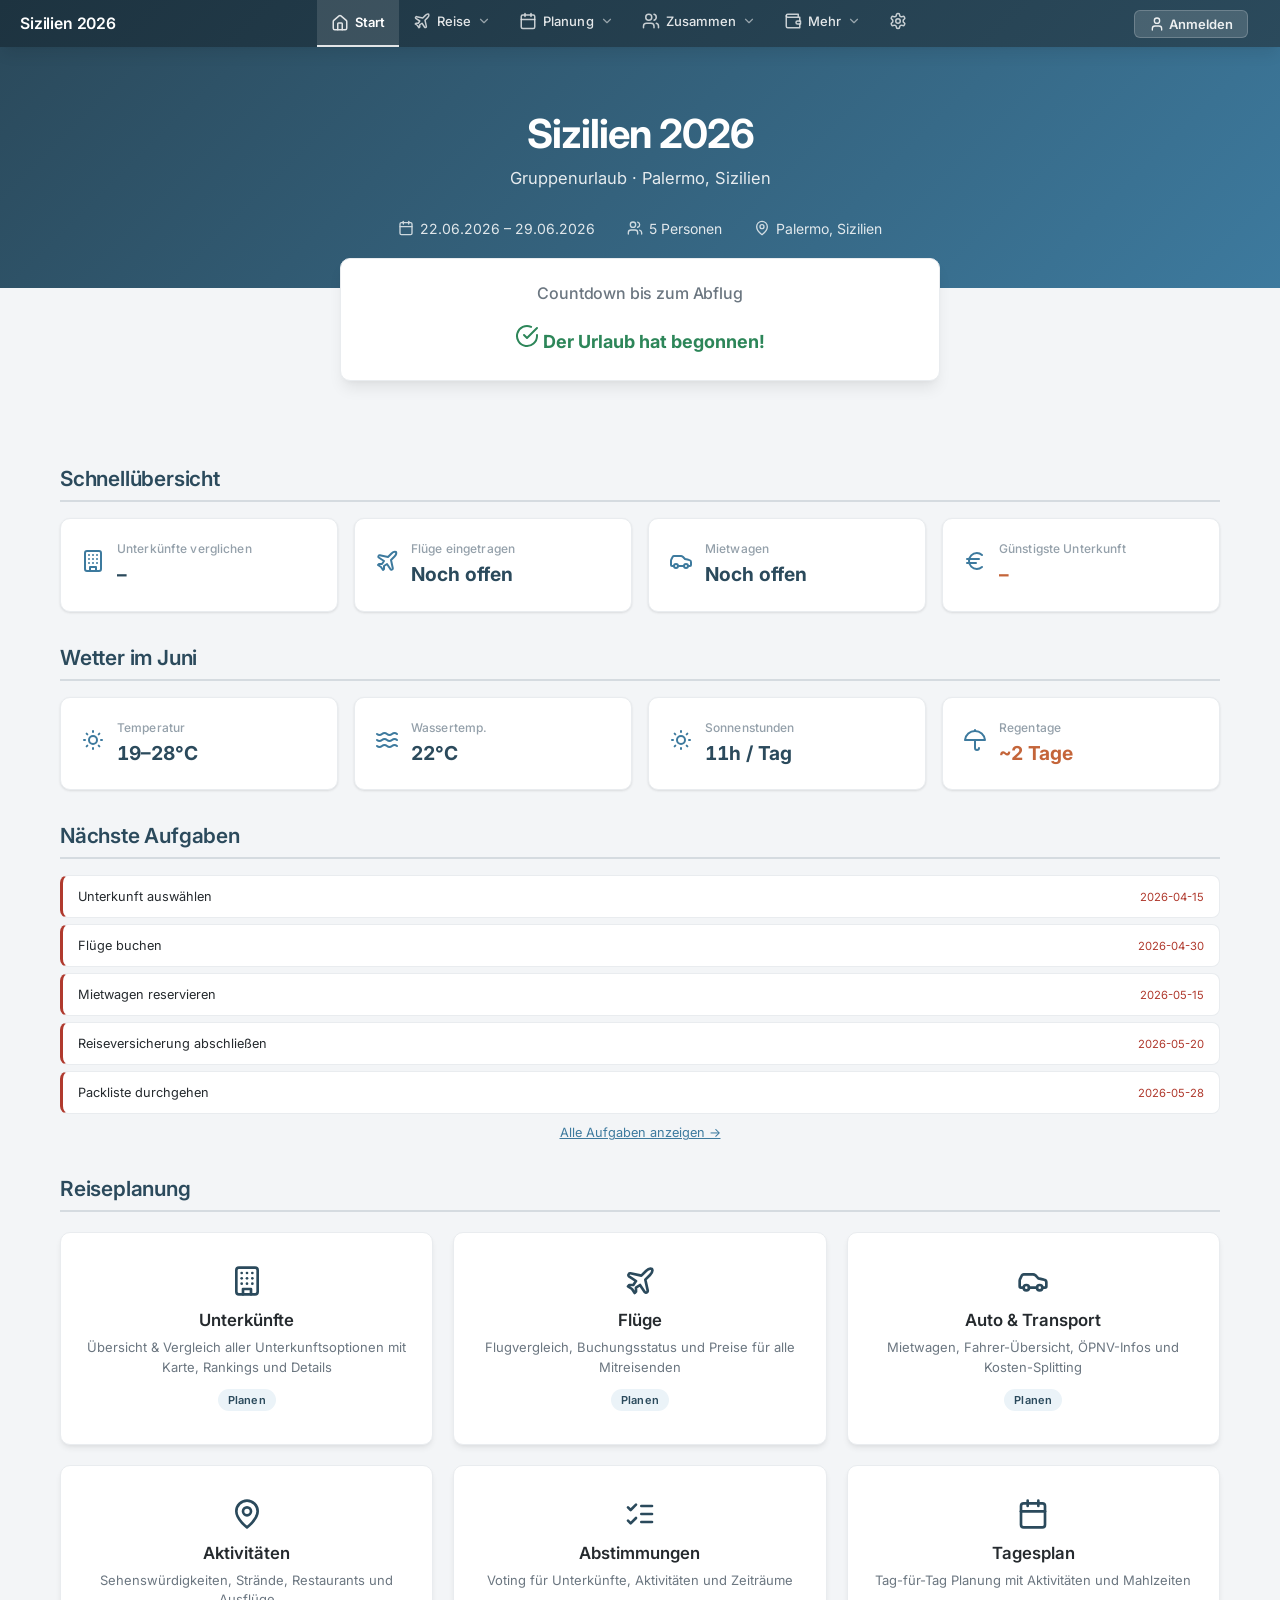
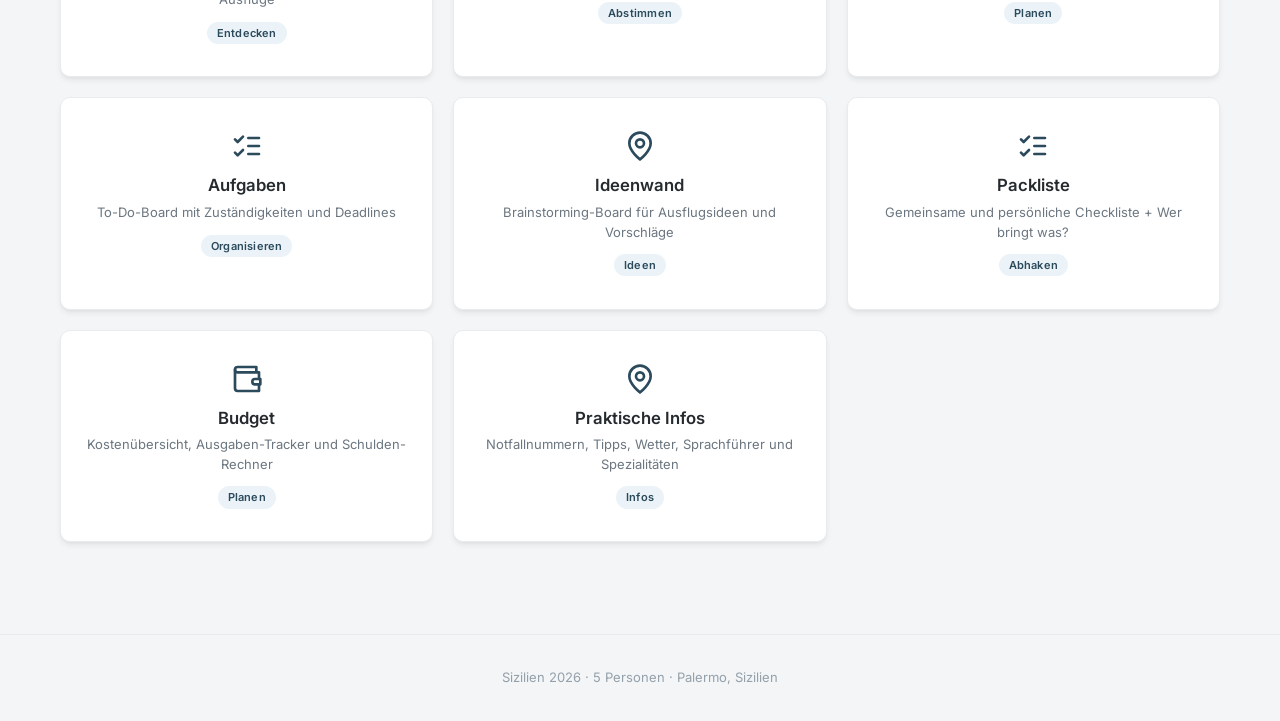
<file: index.html>
<!DOCTYPE html>
<html lang="de">
<head>
<meta charset="UTF-8">
<meta name="viewport" content="width=device-width, initial-scale=1.0">
<title>Sizilien Urlaub Juni 2026 - Reiseplanung</title>
<link rel="stylesheet" href="shared/styles.css" />
<style>
  .hero {
    background: linear-gradient(135deg, var(--primary) 0%, var(--primary-light) 100%);
    color: #fff;
    padding: var(--space-16) var(--space-5) var(--space-12);
    text-align: center;
    position: relative;
    overflow: hidden;
  }
  .hero h1 { font-size: 2.5rem; font-weight: 700; margin-bottom: 8px; letter-spacing: -0.025em; line-height: 1.15; }
  .hero .subtitle { font-size: 1.1em; opacity: .88; margin-bottom: var(--space-6); }
  .hero .trip-info {
    display: flex;
    justify-content: center;
    gap: var(--space-8);
    flex-wrap: wrap;
    font-size: .875rem;
    opacity: .85;
  }
  .hero .trip-info span {
    display: flex;
    align-items: center;
    gap: 6px;
  }
  .hero .trip-info svg { width: 16px; height: 16px; opacity: .9; }

  .countdown {
    background: var(--surface-card);
    border: 1px solid var(--gray-100);
    border-radius: var(--radius-md);
    box-shadow: var(--shadow-lg);
    padding: var(--space-6);
    max-width: 600px;
    margin: -30px auto var(--space-8);
    position: relative;
    z-index: 10;
    text-align: center;
  }
  .countdown h2 { border: none; margin: 0 0 var(--space-3); font-size: 1rem; color: var(--gray-500); font-weight: 500; }
  .countdown-grid {
    display: flex;
    justify-content: center;
    gap: var(--space-8);
  }
  .countdown-item { text-align: center; }
  .countdown-num {
    font-size: 2.2rem;
    font-weight: 700;
    color: var(--primary);
    line-height: 1;
    font-variant-numeric: tabular-nums;
  }
  .countdown-label {
    font-size: .75rem;
    color: var(--gray-400);
    font-weight: 500;
    margin-top: 4px;
    letter-spacing: 0.01em;
  }

  .nav-grid {
    display: grid;
    grid-template-columns: repeat(3, 1fr);
    gap: var(--space-5);
    margin: var(--space-5) 0 var(--space-8);
  }
  .nav-card {
    background: var(--surface-card);
    border: 1px solid var(--gray-100);
    border-radius: var(--radius-md);
    padding: var(--space-8) var(--space-6);
    text-decoration: none;
    color: var(--gray-900);
    box-shadow: var(--shadow-md);
    transition: transform var(--duration-fast) var(--ease),
                box-shadow var(--duration-fast) var(--ease),
                border-color var(--duration-fast) var(--ease);
    text-align: center;
  }
  .nav-card:hover {
    transform: translateY(-3px);
    box-shadow: var(--shadow-hover);
    border-color: rgba(61,122,158,.3);
  }
  .nav-card .card-icon {
    margin-bottom: var(--space-3);
    color: var(--primary);
    display: flex;
    justify-content: center;
  }
  .nav-card .card-icon svg { width: 32px; height: 32px; }
  .nav-card h3 { margin: 0 0 6px; font-size: 1.05rem; color: var(--gray-900); }
  .nav-card p { font-size: .8125rem; color: var(--gray-500); margin: 0; line-height: 1.5; }
  .nav-card .card-badge {
    display: inline-block;
    background: var(--info-light);
    color: var(--primary);
    padding: 2px 10px;
    border-radius: var(--radius-lg);
    font-size: .6875rem;
    font-weight: 600;
    margin-top: var(--space-3);
    letter-spacing: 0.02em;
  }

  .quick-stats {
    display: grid;
    grid-template-columns: repeat(auto-fit, minmax(200px, 1fr));
    gap: var(--space-4);
    margin-bottom: var(--space-8);
  }
  .stat-card {
    background: var(--surface-card);
    border: 1px solid var(--gray-100);
    border-radius: var(--radius-md);
    padding: var(--space-5);
    box-shadow: var(--shadow-sm);
    display: flex;
    align-items: center;
    gap: var(--space-3);
  }
  .stat-icon {
    color: var(--primary-light);
    flex-shrink: 0;
  }
  .stat-icon svg { width: 24px; height: 24px; }
  .stat-info h4 { font-size: .75rem; color: var(--gray-400); font-weight: 500; margin: 0; letter-spacing: 0.01em; }
  .stat-info .stat-val { font-size: 1.2rem; font-weight: 700; color: var(--primary); font-variant-numeric: tabular-nums; }
  .stat-info .stat-val.accent { color: var(--accent); }

  @media (max-width: 768px) {
    .nav-grid { grid-template-columns: 1fr 1fr; }
    .hero h1 { font-size: 2rem; }
    .hero .trip-info { gap: var(--space-4); font-size: .8125rem; }
    .countdown-num { font-size: 1.6rem; }
    .countdown-grid { gap: var(--space-5); }
  }
  @media (max-width: 480px) {
    .nav-grid { grid-template-columns: 1fr; }
    .hero h1 { font-size: 1.6rem; }
    .hero { padding: var(--space-12) var(--space-5) var(--space-10); }
  }
</style>
</head>
<body>

<a href="#main-content" class="skip-link">Zum Inhalt springen</a>
<div id="site-nav" data-depth="0"></div>

<div class="hero">
  <h1 id="hero-title">Sizilien 2026</h1>
  <p class="subtitle">Gruppenurlaub</p>
  <div class="trip-info" id="hero-info"></div>
</div>

<div class="countdown" id="countdown">
  <h2>Countdown bis zum Abflug</h2>
  <div class="countdown-grid" id="countdown-grid"></div>
</div>

<div class="container" id="main-content">

  <h2>Schnell&uuml;bersicht</h2>
  <div class="quick-stats" id="quick-stats"></div>

  <h2>Wetter im Juni</h2>
  <div class="quick-stats" id="weather-stats"></div>

  <h2>N&auml;chste Aufgaben</h2>
  <div id="todo-quickview" style="margin-bottom:25px"></div>

  <h2>Reiseplanung</h2>
  <div class="nav-grid" id="nav-grid"></div>

</div>

<footer></footer>

<script src="shared/icons.js"></script>
<script src="shared/config.js"></script>
<script src="shared/data.js"></script>
<script src="shared/helpers.js"></script>
<script src="shared/personen.js"></script>
<script src="shared/nav.js"></script>
<script>
(function() {
  var config = SizilienConfig.load();

  // Hero
  document.getElementById('hero-title').textContent = config.tripName || 'Sizilien 2026';
  document.querySelector('.hero .subtitle').textContent = 'Gruppenurlaub \u00B7 ' + (config.zielort || '');
  document.getElementById('hero-info').innerHTML =
    '<span>' + Icons.calendar({size:16}) + ' ' + SizilienConfig.formatDateRange() + '</span>' +
    '<span>' + Icons.users({size:16}) + ' ' + config.personen + ' Personen</span>' +
    '<span>' + Icons.mapPin({size:16}) + ' ' + esc(config.zielort) + '</span>';

  // Countdown
  var target = new Date(config.reisezeitraum.von + 'T00:00:00');
  function updateCountdown() {
    var now = new Date();
    var diff = target - now;
    if (diff <= 0) {
      document.getElementById('countdown-grid').innerHTML =
        '<div style="font-size:1.2em;font-weight:700;color:var(--success)">' + Icons.checkCircle({size:24}) + ' Der Urlaub hat begonnen!</div>';
      return;
    }
    var days = Math.floor(diff / 86400000);
    var hours = Math.floor((diff % 86400000) / 3600000);
    var mins = Math.floor((diff % 3600000) / 60000);
    var secs = Math.floor((diff % 60000) / 1000);
    document.getElementById('countdown-grid').innerHTML =
      cd(days, 'Tage') + cd(hours, 'Stunden') + cd(mins, 'Minuten') + cd(secs, 'Sekunden');
  }
  function cd(n, label) {
    return '<div class="countdown-item"><div class="countdown-num">' + n + '</div><div class="countdown-label">' + label + '</div></div>';
  }
  updateCountdown();
  setInterval(updateCountdown, 1000);

  // Quick Stats
  var hotels = DataStore.get('hotels');
  var hotelCount = hotels ? hotels.length : 0;
  var cheapest = 0;
  if (hotels && hotels.length) {
    cheapest = Math.min.apply(null, hotels.map(function(h) { return h.totalPrice; }));
  }
  var fluege = DataStore.get('fluege');
  var flugCount = fluege ? fluege.length : 0;

  document.getElementById('quick-stats').innerHTML =
    statCard(Icons.building({size:24}), 'Unterk\u00FCnfte verglichen', hotelCount > 0 ? hotelCount : '\u2013') +
    statCard(Icons.plane({size:24}), 'Fl\u00FCge eingetragen', flugCount > 0 ? flugCount : 'Noch offen') +
    statCard(Icons.car({size:24}), 'Mietwagen', 'Noch offen') +
    statCard(Icons.euro({size:24}), 'G\u00FCnstigste Unterkunft', cheapest > 0 ? 'ab ' + cheapest + ' \u20AC' : '\u2013', true);

  function statCard(icon, label, val, isAccent) {
    return '<div class="stat-card">' +
      '<div class="stat-icon">' + icon + '</div>' +
      '<div class="stat-info"><h4>' + label + '</h4>' +
      '<div class="stat-val' + (isAccent ? ' accent' : '') + '">' + val + '</div></div></div>';
  }

  // Weather Stats (SVG icons instead of emojis)
  document.getElementById('weather-stats').innerHTML =
    statCard(Icons.sunMedium({size:24}), 'Temperatur', '19\u201328\u00B0C') +
    statCard(Icons.waves({size:24}), 'Wassertemp.', '22\u00B0C') +
    statCard(Icons.sunMedium({size:24}), 'Sonnenstunden', '11h / Tag') +
    statCard(Icons.umbrella({size:24}), 'Regentage', '~2 Tage', true);

  // Nav Grid
  var sections = [
    { href: 'unterkuenfte/index.html', icon: 'building', title: 'Unterk\u00FCnfte', desc: '\u00DCbersicht & Vergleich aller Unterkunftsoptionen mit Karte, Rankings und Details', badge: hotelCount > 0 ? hotelCount + ' verglichen' : 'Planen' },
    { href: 'fluege/index.html', icon: 'plane', title: 'Fl\u00FCge', desc: 'Flugvergleich, Buchungsstatus und Preise f\u00FCr alle Mitreisenden', badge: flugCount > 0 ? flugCount + ' eingetragen' : 'Planen' },
    { href: 'auto/index.html', icon: 'car', title: 'Auto & Transport', desc: 'Mietwagen, Fahrer-\u00DCbersicht, \u00D6PNV-Infos und Kosten-Splitting', badge: 'Planen' },
    { href: 'aktivitaeten/index.html', icon: 'mapPin', title: 'Aktivit\u00E4ten', desc: 'Sehensw\u00FCrdigkeiten, Str\u00E4nde, Restaurants und Ausfl\u00FCge', badge: 'Entdecken' },
    { href: 'abstimmungen/index.html', icon: 'listChecks', title: 'Abstimmungen', desc: 'Voting f\u00FCr Unterk\u00FCnfte, Aktivit\u00E4ten und Zeitr\u00E4ume', badge: 'Abstimmen' },
    { href: 'tagesplan/index.html', icon: 'calendar', title: 'Tagesplan', desc: 'Tag-f\u00FCr-Tag Planung mit Aktivit\u00E4ten und Mahlzeiten', badge: 'Planen' },
    { href: 'aufgaben/index.html', icon: 'listChecks', title: 'Aufgaben', desc: 'To-Do-Board mit Zust\u00E4ndigkeiten und Deadlines', badge: 'Organisieren' },
    { href: 'ideenwand/index.html', icon: 'mapPin', title: 'Ideenwand', desc: 'Brainstorming-Board f\u00FCr Ausflugsideen und Vorschl\u00E4ge', badge: 'Ideen' },
    { href: 'packliste/index.html', icon: 'listChecks', title: 'Packliste', desc: 'Gemeinsame und pers\u00F6nliche Checkliste + Wer bringt was?', badge: 'Abhaken' },
    { href: 'budget/index.html', icon: 'wallet', title: 'Budget', desc: 'Kosten\u00FCbersicht, Ausgaben-Tracker und Schulden-Rechner', badge: 'Planen' },
    { href: 'infos/index.html', icon: 'mapPin', title: 'Praktische Infos', desc: 'Notfallnummern, Tipps, Wetter, Sprachf\u00FChrer und Spezialit\u00E4ten', badge: 'Infos' }
  ];

  document.getElementById('nav-grid').innerHTML = sections.map(function(s) {
    var iconHtml = (typeof Icons !== 'undefined' && Icons[s.icon]) ? Icons[s.icon]({size:32}) : '';
    return '<a href="' + s.href + '" class="nav-card">' +
      '<div class="card-icon">' + iconHtml + '</div>' +
      '<h3>' + s.title + '</h3>' +
      '<p>' + s.desc + '</p>' +
      '<span class="card-badge">' + s.badge + '</span>' +
    '</a>';
  }).join('');

  // Todo Quickview
  var defaultTodos = [
    { text: 'Unterkunft ausw\u00E4hlen', deadline: '2026-04-15', status: 'offen' },
    { text: 'Fl\u00FCge buchen', deadline: '2026-04-30', status: 'offen' },
    { text: 'Mietwagen reservieren', deadline: '2026-05-15', status: 'offen' },
    { text: 'Reiseversicherung abschlie\u00DFen', deadline: '2026-05-20', status: 'offen' },
    { text: 'Packliste durchgehen', deadline: '2026-05-28', status: 'offen' }
  ];
  var savedTodos;
  try { savedTodos = JSON.parse(localStorage.getItem('sizilien2026_todos')); } catch(e) {}
  var todos = savedTodos || defaultTodos;
  var openTodos = todos.filter(function(t) { return t.status === 'offen' || t.status === 'in_bearbeitung'; });
  var todoHtml = '';
  if (openTodos.length === 0) {
    todoHtml = '<div style="text-align:center;padding:15px;color:var(--success);font-weight:600">Alle Aufgaben erledigt!</div>';
  } else {
    openTodos.slice(0, 5).forEach(function(t) {
      var isOverdue = t.deadline && new Date(t.deadline) < new Date();
      todoHtml += '<div style="display:flex;align-items:center;gap:10px;padding:10px 15px;background:var(--surface-card,#fff);border:1px solid var(--gray-100,#eee);border-radius:8px;margin-bottom:6px' + (isOverdue ? ';border-left:3px solid var(--error,#c0392b)' : '') + '">' +
        '<span style="font-size:.85em;flex:1">' + t.text + '</span>' +
        (t.deadline ? '<span style="font-size:.75em;color:' + (isOverdue ? 'var(--error,#c0392b)' : 'var(--gray-400,#999)') + '">' + t.deadline + '</span>' : '') +
      '</div>';
    });
    todoHtml += '<a href="aufgaben/index.html" style="display:block;text-align:center;font-size:.85em;color:var(--primary-light,#2980b9);margin-top:8px">Alle Aufgaben anzeigen \u2192</a>';
  }
  document.getElementById('todo-quickview').innerHTML = todoHtml;
})();
</script>
</body>
</html>
</file>
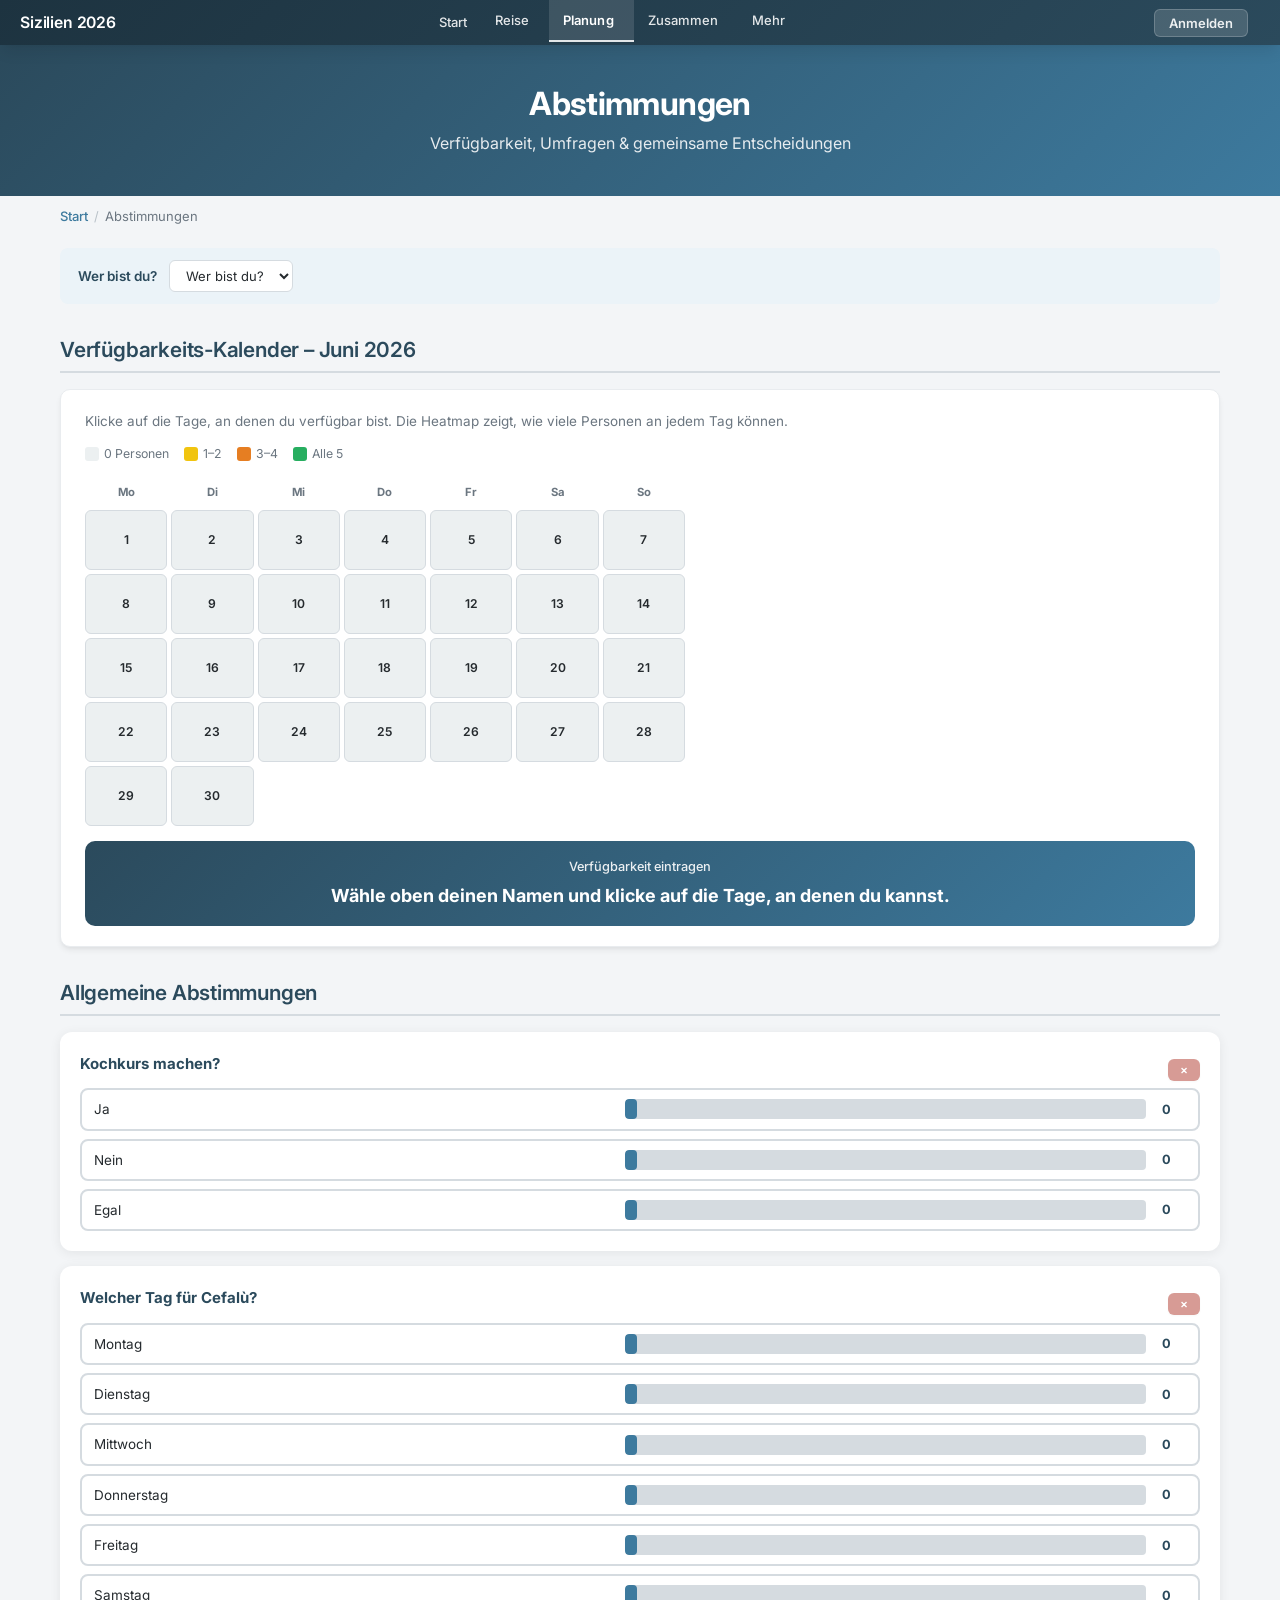
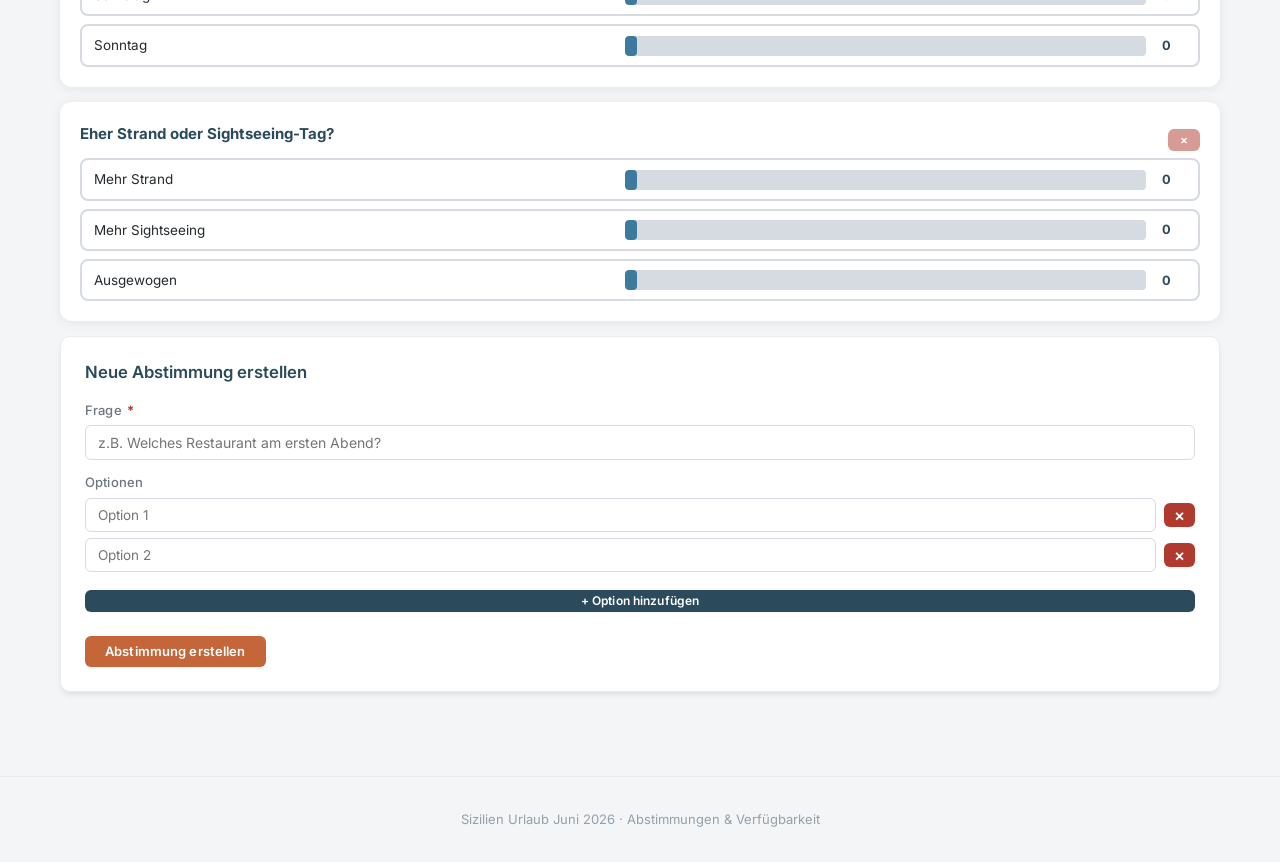
<file: abstimmungen/index.html>
<!DOCTYPE html>
<html lang="de">
<head>
<meta charset="UTF-8">
<meta name="viewport" content="width=device-width, initial-scale=1.0">
<title>Abstimmungen - Sizilien Juni 2026</title>
<link rel="stylesheet" href="../shared/styles.css" />
<link rel="stylesheet" href="../shared/voting.css" />
<link rel="stylesheet" href="../shared/auth.css" />
<link rel="stylesheet" href="styles.css" />
</head>
<body>

<div id="site-nav" data-depth="1"></div>

<header>
  <h1>Abstimmungen</h1>
  <p>Verf&uuml;gbarkeit, Umfragen &amp; gemeinsame Entscheidungen</p>
</header>

<div class="container">

  <!-- Wer bist du? -->
  <div class="voting-user-select" id="user-select-container">
    <label>Wer bist du?</label>
  </div>

  <!-- Verfügbarkeits-Kalender -->
  <h2>Verf&uuml;gbarkeits-Kalender &ndash; Juni 2026</h2>
  <div class="card">
    <p class="cal-info">Klicke auf die Tage, an denen du verf&uuml;gbar bist. Die Heatmap zeigt, wie viele Personen an jedem Tag k&ouml;nnen.</p>
    <div class="cal-legend">
      <span class="cal-legend-item"><span class="cal-dot" style="background:#ecf0f1"></span> 0 Personen</span>
      <span class="cal-legend-item"><span class="cal-dot" style="background:#f1c40f"></span> 1&ndash;2</span>
      <span class="cal-legend-item"><span class="cal-dot" style="background:#e67e22"></span> 3&ndash;4</span>
      <span class="cal-legend-item"><span class="cal-dot" style="background:#27ae60"></span> Alle 5</span>
    </div>
    <div class="avail-calendar" id="calendar-grid"></div>
    <div class="best-period" id="best-period"></div>
  </div>

  <!-- Allgemeine Abstimmungen -->
  <h2>Allgemeine Abstimmungen</h2>
  <div id="polls-container"></div>

  <!-- Neue Abstimmung erstellen -->
  <div class="add-form" id="new-poll-form">
    <h3>Neue Abstimmung erstellen</h3>
    <div class="form-grid">
      <div class="form-group full">
        <label>Frage <span class="required">*</span></label>
        <input type="text" id="poll-question" placeholder="z.B. Welches Restaurant am ersten Abend?">
      </div>
      <div class="form-group full">
        <label>Optionen</label>
        <div id="poll-options-list">
          <div class="option-row">
            <input type="text" class="poll-option-input" placeholder="Option 1">
            <button class="btn btn-sm btn-danger remove-option-btn" onclick="removeOption(this)" title="Entfernen">&times;</button>
          </div>
          <div class="option-row">
            <input type="text" class="poll-option-input" placeholder="Option 2">
            <button class="btn btn-sm btn-danger remove-option-btn" onclick="removeOption(this)" title="Entfernen">&times;</button>
          </div>
        </div>
        <button class="btn btn-sm btn-secondary" onclick="addOptionField()" style="margin-top:8px">+ Option hinzuf&uuml;gen</button>
      </div>
      <div class="form-actions">
        <button class="btn btn-primary" onclick="createPoll()">Abstimmung erstellen</button>
      </div>
    </div>
  </div>

</div>

<div class="toast" id="toast"></div>

<footer>Sizilien Urlaub Juni 2026 &middot; Abstimmungen &amp; Verf&uuml;gbarkeit</footer>

<script src="../shared/helpers.js"></script>
<script src="../shared/personen.js"></script>
<script src="../shared/auth.js"></script>
<script src="../shared/data-sync.js"></script>
<script src="../shared/voting.js"></script>
<script src="../shared/nav.js"></script>
<script>
// ─── State ───
var VERFUEGBARKEIT_KEY = 'sizilien2026_verfuegbarkeit';
var POLLS_KEY = 'sizilien2026_polls';

// June 2026: starts on Monday (day 1 = Monday)
var YEAR = 2026;
var MONTH = 5; // JS month index (0-based), June = 5
var DAYS_IN_JUNE = 30;
var FIRST_DOW = 1; // Monday = 1 (getDay(): 0=Sun, 1=Mon)
var DAY_NAMES = ['Mo', 'Di', 'Mi', 'Do', 'Fr', 'Sa', 'So'];

// Default polls
var DEFAULT_POLLS = [
  {
    id: 'poll_default_1',
    frage: 'Kochkurs machen?',
    optionen: ['Ja', 'Nein', 'Egal'],
    stimmen: {}
  },
  {
    id: 'poll_default_2',
    frage: 'Welcher Tag f\u00FCr Cefal\u00F9?',
    optionen: ['Montag', 'Dienstag', 'Mittwoch', 'Donnerstag', 'Freitag', 'Samstag', 'Sonntag'],
    stimmen: {}
  },
  {
    id: 'poll_default_3',
    frage: 'Eher Strand oder Sightseeing-Tag?',
    optionen: ['Mehr Strand', 'Mehr Sightseeing', 'Ausgewogen'],
    stimmen: {}
  }
];

function getVerfuegbarkeit() {
  try { return JSON.parse(localStorage.getItem(VERFUEGBARKEIT_KEY)) || {}; }
  catch(e) { return {}; }
}
function saveVerfuegbarkeit(data) {
  localStorage.setItem(VERFUEGBARKEIT_KEY, JSON.stringify(data));
}

function getPolls() {
  try {
    var stored = JSON.parse(localStorage.getItem(POLLS_KEY));
    if (stored && stored.length > 0) return stored;
    return DEFAULT_POLLS.map(function(p) { return JSON.parse(JSON.stringify(p)); });
  } catch(e) {
    return DEFAULT_POLLS.map(function(p) { return JSON.parse(JSON.stringify(p)); });
  }
}
function savePolls(polls) {
  localStorage.setItem(POLLS_KEY, JSON.stringify(polls));
}

// ─── User Select ───
function onUserChange() {
  var sel = document.getElementById('user-select-container-select');
  if (sel) {
    setActiveUser(sel.value);
    renderAll();
  }
}

function renderUserSelect() {
  var container = document.getElementById('user-select-container');
  container.innerHTML = '<label>Wer bist du?</label> ' + renderPersonSelect('user-select-container', 'onUserChange()');
}

// ─── Calendar ───
function dateStr(day) {
  return YEAR + '-06-' + (day < 10 ? '0' : '') + day;
}

function renderCalendar() {
  var grid = document.getElementById('calendar-grid');
  var verfuegbarkeit = getVerfuegbarkeit();
  var activeUser = getActiveUser();

  // Build user dates for the active user
  var myDates = (activeUser && verfuegbarkeit[activeUser]) ? verfuegbarkeit[activeUser] : [];

  var html = '';
  // Day headers
  DAY_NAMES.forEach(function(d) {
    html += '<div class="avail-day-header">' + d + '</div>';
  });

  // June 2026 starts on Monday = index 0 in our Mon-Sun grid
  // getDay() for 2026-06-01 = 1 (Monday)
  // Our grid: Mo=0, Di=1, Mi=2, Do=3, Fr=4, Sa=5, So=6
  // So offset = (getDay() + 6) % 7 = (1+6)%7 = 0 -> no empty cells before day 1
  var firstDay = new Date(YEAR, MONTH, 1);
  var offset = (firstDay.getDay() + 6) % 7; // Convert Sun=0..Sat=6 to Mon=0..Sun=6

  // Empty cells before first day
  for (var e = 0; e < offset; e++) {
    html += '<div class="avail-day empty"></div>';
  }

  // Day cells
  for (var d = 1; d <= DAYS_IN_JUNE; d++) {
    var ds = dateStr(d);
    var isSelected = myDates.indexOf(ds) !== -1;

    // Count how many people are available on this day
    var availPeople = [];
    REISENDE.forEach(function(r) {
      if (verfuegbarkeit[r.id] && verfuegbarkeit[r.id].indexOf(ds) !== -1) {
        availPeople.push(r);
      }
    });
    var count = availPeople.length;

    // Heatmap class
    var heatBg = '';
    if (count === 0) heatBg = '#ecf0f1';
    else if (count <= 2) heatBg = '#f1c40f';
    else if (count <= 4) heatBg = '#e67e22';
    else heatBg = '#27ae60';

    html += '<div class="avail-day' + (isSelected ? ' selected' : '') + '" ' +
      'onclick="toggleDay(' + d + ')" ' +
      'style="background:' + (isSelected ? '' : heatBg) + '">' +
      '<span class="day-num">' + d + '</span>';

    // Colored dots for available people
    if (availPeople.length > 0) {
      html += '<div class="avail-heat">';
      availPeople.forEach(function(r) {
        html += '<span class="avail-heat-dot" style="background:' + r.farbe + '" title="' + esc(r.name) + '"></span>';
      });
      html += '</div>';
    }

    html += '</div>';
  }

  grid.innerHTML = html;

  // Calculate best period
  renderBestPeriod(verfuegbarkeit);
}

function toggleDay(day) {
  var activeUser = getActiveUser();
  if (!activeUser) {
    toast('Bitte w\u00E4hle zuerst aus, wer du bist!', 'error');
    return;
  }

  var verfuegbarkeit = getVerfuegbarkeit();
  if (!verfuegbarkeit[activeUser]) verfuegbarkeit[activeUser] = [];

  var ds = dateStr(day);
  var idx = verfuegbarkeit[activeUser].indexOf(ds);
  if (idx === -1) {
    verfuegbarkeit[activeUser].push(ds);
  } else {
    verfuegbarkeit[activeUser].splice(idx, 1);
  }

  saveVerfuegbarkeit(verfuegbarkeit);
  renderCalendar();
}

function renderBestPeriod(verfuegbarkeit) {
  var container = document.getElementById('best-period');

  // Find longest stretch where all 5 are available
  var bestStart = 0, bestLen = 0, curStart = 0, curLen = 0;

  for (var d = 1; d <= DAYS_IN_JUNE; d++) {
    var ds = dateStr(d);
    var allAvail = true;
    REISENDE.forEach(function(r) {
      if (!verfuegbarkeit[r.id] || verfuegbarkeit[r.id].indexOf(ds) === -1) {
        allAvail = false;
      }
    });

    if (allAvail) {
      if (curLen === 0) curStart = d;
      curLen++;
      if (curLen > bestLen) {
        bestLen = curLen;
        bestStart = curStart;
      }
    } else {
      curLen = 0;
    }
  }

  if (bestLen > 0) {
    var startDate = new Date(YEAR, MONTH, bestStart);
    var endDate = new Date(YEAR, MONTH, bestStart + bestLen - 1);
    container.innerHTML =
      '<div class="best-period-banner">' +
        '<div class="best-period-label">Bester Zeitraum (alle 5 verf\u00FCgbar)</div>' +
        '<div class="best-period-value">' +
          startDate.toLocaleDateString('de-DE', { day: '2-digit', month: 'long' }) + ' \u2013 ' +
          endDate.toLocaleDateString('de-DE', { day: '2-digit', month: 'long' }) +
          ' (' + bestLen + ' Tage)' +
        '</div>' +
      '</div>';
  } else {
    // Check if anyone has entered availability
    var anyAvail = false;
    REISENDE.forEach(function(r) {
      if (verfuegbarkeit[r.id] && verfuegbarkeit[r.id].length > 0) anyAvail = true;
    });

    if (anyAvail) {
      container.innerHTML = '<div class="best-period-banner warn"><div class="best-period-label">Kein gemeinsamer Zeitraum gefunden</div><div class="best-period-value">Noch nicht alle Personen haben ihre Verf\u00FCgbarkeit eingetragen.</div></div>';
    } else {
      container.innerHTML = '<div class="best-period-banner neutral"><div class="best-period-label">Verf\u00FCgbarkeit eintragen</div><div class="best-period-value">W\u00E4hle oben deinen Namen und klicke auf die Tage, an denen du kannst.</div></div>';
    }
  }
}

// ─── Polls ───
function renderPolls() {
  var container = document.getElementById('polls-container');
  var polls = getPolls();
  var activeUser = getActiveUser();

  if (polls.length === 0) {
    container.innerHTML = '<div class="empty-state"><div class="icon">&#128499;&#65039;</div><h3>Noch keine Abstimmungen</h3><p>Erstelle die erste Abstimmung unten!</p></div>';
    return;
  }

  var html = '';
  polls.forEach(function(poll) {
    html += '<div class="poll-card">';
    html += '<div class="poll-header"><h4>' + esc(poll.frage) + '</h4>';
    html += '<button class="btn btn-sm btn-danger poll-delete-btn" onclick="deletePoll(\'' + esc(poll.id) + '\')" title="L\u00F6schen">&times;</button>';
    html += '</div>';

    // Count votes per option
    var voteCounts = {};
    var totalVotes = 0;
    poll.optionen.forEach(function(opt) { voteCounts[opt] = { count: 0, voters: [] }; });

    if (poll.stimmen) {
      Object.keys(poll.stimmen).forEach(function(uid) {
        var choice = poll.stimmen[uid];
        if (voteCounts[choice]) {
          voteCounts[choice].count++;
          voteCounts[choice].voters.push(uid);
          totalVotes++;
        }
      });
    }

    // My current vote
    var myVote = (activeUser && poll.stimmen) ? poll.stimmen[activeUser] : null;

    html += '<div class="poll-options">';
    poll.optionen.forEach(function(opt) {
      var vc = voteCounts[opt];
      var pct = totalVotes > 0 ? Math.round(vc.count / totalVotes * 100) : 0;
      var isSelected = myVote === opt;

      html += '<div class="poll-option' + (isSelected ? ' selected' : '') + '" onclick="votePoll(\'' + esc(poll.id) + '\',\'' + esc(opt) + '\')">';
      html += '<span class="poll-option-text">' + esc(opt) + '</span>';
      html += '<div class="poll-option-bar"><div class="poll-option-fill" style="width:' + pct + '%">' + (pct > 0 ? pct + '%' : '') + '</div></div>';
      html += '<span class="poll-vote-count">' + vc.count + '</span>';

      // Voter initials
      html += '<div class="poll-voters-list">';
      vc.voters.forEach(function(uid) {
        var r = getReisenderById(uid);
        if (r) html += renderInitiale(r, 20);
      });
      html += '</div>';

      html += '</div>';
    });
    html += '</div></div>';
  });

  container.innerHTML = html;
}

function votePoll(pollId, option) {
  var activeUser = getActiveUser();
  if (!activeUser) {
    toast('Bitte w\u00E4hle zuerst aus, wer du bist!', 'error');
    return;
  }

  var polls = getPolls();
  var poll = polls.find(function(p) { return p.id === pollId; });
  if (!poll) return;

  if (!poll.stimmen) poll.stimmen = {};

  // Toggle: if same option clicked, remove vote
  if (poll.stimmen[activeUser] === option) {
    delete poll.stimmen[activeUser];
    toast('Stimme zur\u00FCckgezogen');
  } else {
    poll.stimmen[activeUser] = option;
    var r = getReisenderById(activeUser);
    toast((r ? r.name : 'Du') + ' hat f\u00FCr "' + option + '" gestimmt');
  }

  savePolls(polls);
  renderPolls();
}

function deletePoll(pollId) {
  if (!confirm('Abstimmung wirklich l\u00F6schen?')) return;
  var polls = getPolls();
  polls = polls.filter(function(p) { return p.id !== pollId; });
  savePolls(polls);
  renderPolls();
  toast('Abstimmung gel\u00F6scht');
}

// ─── New Poll Form ───
function addOptionField() {
  var list = document.getElementById('poll-options-list');
  var count = list.querySelectorAll('.option-row').length + 1;
  var row = document.createElement('div');
  row.className = 'option-row';
  row.innerHTML = '<input type="text" class="poll-option-input" placeholder="Option ' + count + '">' +
    '<button class="btn btn-sm btn-danger remove-option-btn" onclick="removeOption(this)" title="Entfernen">&times;</button>';
  list.appendChild(row);
}

function removeOption(btn) {
  var list = document.getElementById('poll-options-list');
  if (list.querySelectorAll('.option-row').length <= 2) {
    toast('Mindestens 2 Optionen erforderlich', 'error');
    return;
  }
  btn.parentElement.remove();
}

function createPoll() {
  var question = document.getElementById('poll-question').value.trim();
  if (!question) {
    toast('Bitte Frage eingeben!', 'error');
    return;
  }

  var inputs = document.querySelectorAll('.poll-option-input');
  var options = [];
  inputs.forEach(function(inp) {
    var v = inp.value.trim();
    if (v) options.push(v);
  });

  if (options.length < 2) {
    toast('Mindestens 2 Optionen erforderlich!', 'error');
    return;
  }

  var polls = getPolls();
  polls.push({
    id: 'poll_' + Date.now(),
    frage: question,
    optionen: options,
    stimmen: {}
  });

  savePolls(polls);

  // Reset form
  document.getElementById('poll-question').value = '';
  var list = document.getElementById('poll-options-list');
  list.innerHTML =
    '<div class="option-row"><input type="text" class="poll-option-input" placeholder="Option 1"><button class="btn btn-sm btn-danger remove-option-btn" onclick="removeOption(this)" title="Entfernen">&times;</button></div>' +
    '<div class="option-row"><input type="text" class="poll-option-input" placeholder="Option 2"><button class="btn btn-sm btn-danger remove-option-btn" onclick="removeOption(this)" title="Entfernen">&times;</button></div>';

  renderPolls();
  toast('Abstimmung erstellt!');
}

// ─── Render All ───
function renderAll() {
  renderUserSelect();
  renderCalendar();
  renderPolls();
}

renderAll();
</script>
</body>
</html>
</file>
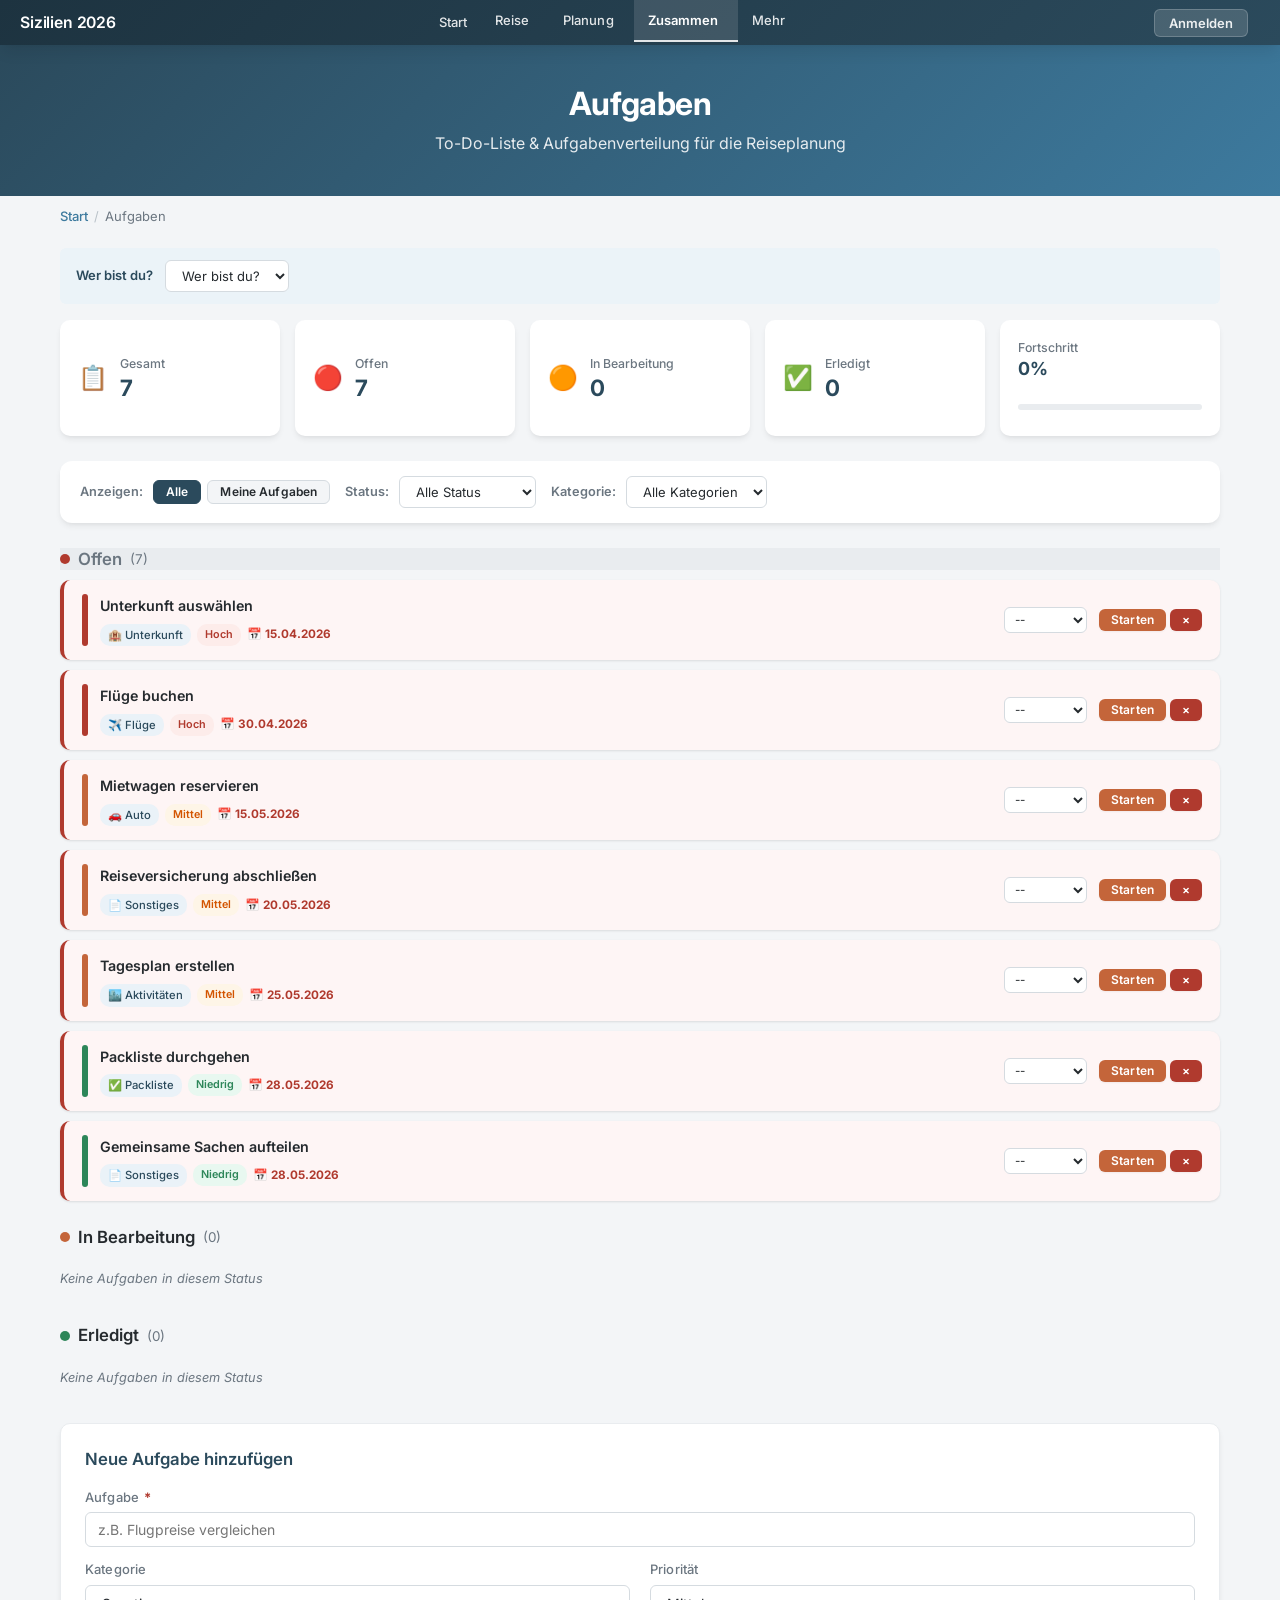
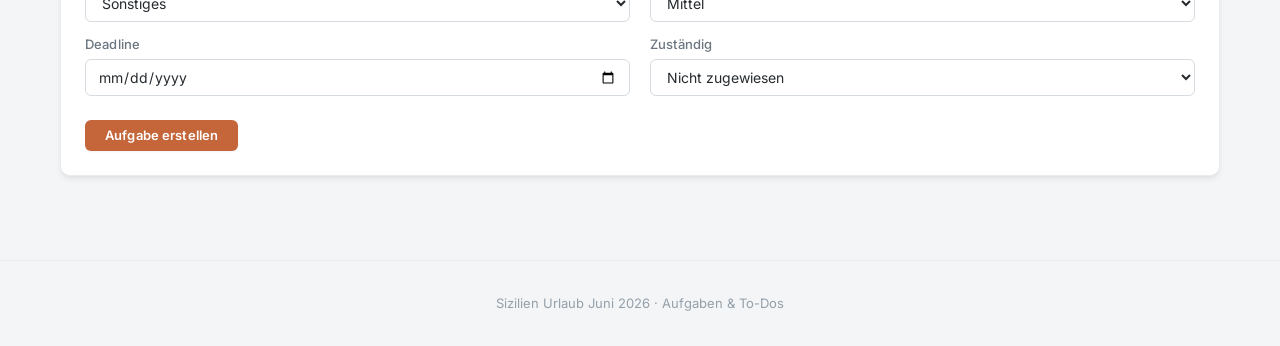
<file: aufgaben/index.html>
<!DOCTYPE html>
<html lang="de">
<head>
<meta charset="UTF-8">
<meta name="viewport" content="width=device-width, initial-scale=1.0">
<title>Aufgaben - Sizilien Juni 2026</title>
<link rel="stylesheet" href="../shared/styles.css" />
<link rel="stylesheet" href="../shared/auth.css" />
<link rel="stylesheet" href="styles.css" />
</head>
<body>

<div id="site-nav" data-depth="1"></div>

<header>
  <h1>Aufgaben</h1>
  <p>To-Do-Liste &amp; Aufgabenverteilung f&uuml;r die Reiseplanung</p>
</header>

<div class="container">

  <!-- Wer bist du? -->
  <div class="voting-user-select" id="user-select-container">
    <label>Wer bist du?</label>
  </div>

  <!-- Summary cards -->
  <div class="summary-grid" id="summary-grid"></div>

  <!-- Filter bar -->
  <div class="filter-bar">
    <div class="filter-group">
      <label>Anzeigen:</label>
      <button class="btn btn-sm filter-btn active" onclick="setFilter('alle')" data-filter="alle">Alle</button>
      <button class="btn btn-sm filter-btn" onclick="setFilter('meine')" data-filter="meine">Meine Aufgaben</button>
    </div>
    <div class="filter-group">
      <label>Status:</label>
      <select id="filter-status" onchange="renderTodos()" class="person-select">
        <option value="alle">Alle Status</option>
        <option value="offen">Offen</option>
        <option value="in_bearbeitung">In Bearbeitung</option>
        <option value="erledigt">Erledigt</option>
      </select>
    </div>
    <div class="filter-group">
      <label>Kategorie:</label>
      <select id="filter-kategorie" onchange="renderTodos()" class="person-select">
        <option value="alle">Alle Kategorien</option>
        <option value="unterkunft">Unterkunft</option>
        <option value="fluege">Fl&uuml;ge</option>
        <option value="auto">Auto</option>
        <option value="aktivitaeten">Aktivit&auml;ten</option>
        <option value="packliste">Packliste</option>
        <option value="budget">Budget</option>
        <option value="sonstiges">Sonstiges</option>
      </select>
    </div>
  </div>

  <!-- Task groups -->
  <div id="todos-container"></div>

  <!-- Neue Aufgabe Form -->
  <div class="add-form" id="new-todo-form">
    <h3>Neue Aufgabe hinzuf&uuml;gen</h3>
    <div class="form-grid">
      <div class="form-group full">
        <label>Aufgabe <span class="required">*</span></label>
        <input type="text" id="todo-title" placeholder="z.B. Flugpreise vergleichen">
      </div>
      <div class="form-group">
        <label>Kategorie</label>
        <select id="todo-kategorie">
          <option value="sonstiges">Sonstiges</option>
          <option value="unterkunft">Unterkunft</option>
          <option value="fluege">Fl&uuml;ge</option>
          <option value="auto">Auto</option>
          <option value="aktivitaeten">Aktivit&auml;ten</option>
          <option value="packliste">Packliste</option>
          <option value="budget">Budget</option>
        </select>
      </div>
      <div class="form-group">
        <label>Priorit&auml;t</label>
        <select id="todo-prioritaet">
          <option value="mittel">Mittel</option>
          <option value="hoch">Hoch</option>
          <option value="niedrig">Niedrig</option>
        </select>
      </div>
      <div class="form-group">
        <label>Deadline</label>
        <input type="date" id="todo-deadline">
      </div>
      <div class="form-group">
        <label>Zust&auml;ndig</label>
        <select id="todo-zustaendig">
          <option value="">Nicht zugewiesen</option>
        </select>
      </div>
      <div class="form-actions">
        <button class="btn btn-primary" onclick="addTodo()">Aufgabe erstellen</button>
      </div>
    </div>
  </div>

</div>

<div class="toast" id="toast"></div>

<footer>Sizilien Urlaub Juni 2026 &middot; Aufgaben &amp; To-Dos</footer>

<script src="../shared/helpers.js"></script>
<script src="../shared/personen.js"></script>
<script src="../shared/auth.js"></script>
<script src="../shared/data-sync.js"></script>
<script src="../shared/nav.js"></script>
<script>
// ─── State ───
var TODOS_KEY = 'sizilien2026_todos';
var currentFilter = 'alle';

var KATEGORIEN = {
  unterkunft: { label: 'Unterkunft', icon: '&#127976;' },
  fluege: { label: 'Fl\u00FCge', icon: '&#9992;&#65039;' },
  auto: { label: 'Auto', icon: '&#128663;' },
  aktivitaeten: { label: 'Aktivit\u00E4ten', icon: '&#127961;&#65039;' },
  packliste: { label: 'Packliste', icon: '&#9989;' },
  budget: { label: 'Budget', icon: '&#128176;' },
  sonstiges: { label: 'Sonstiges', icon: '&#128196;' }
};

var PRIORITAETEN = {
  hoch: { label: 'Hoch', farbe: 'var(--red)' },
  mittel: { label: 'Mittel', farbe: 'var(--accent)' },
  niedrig: { label: 'Niedrig', farbe: 'var(--green)' }
};

var STATUS_LABELS = {
  offen: 'Offen',
  in_bearbeitung: 'In Bearbeitung',
  erledigt: 'Erledigt'
};

var DEFAULT_TODOS = [
  { id: 't1', text: 'Unterkunft ausw\u00E4hlen', kategorie: 'unterkunft', prioritaet: 'hoch', deadline: '2026-04-15', zustaendig: '', status: 'offen', erstelltAm: '2026-03-30' },
  { id: 't2', text: 'Fl\u00FCge buchen', kategorie: 'fluege', prioritaet: 'hoch', deadline: '2026-04-30', zustaendig: '', status: 'offen', erstelltAm: '2026-03-30' },
  { id: 't3', text: 'Mietwagen reservieren', kategorie: 'auto', prioritaet: 'mittel', deadline: '2026-05-15', zustaendig: '', status: 'offen', erstelltAm: '2026-03-30' },
  { id: 't4', text: 'Reiseversicherung abschlie\u00DFen', kategorie: 'sonstiges', prioritaet: 'mittel', deadline: '2026-05-20', zustaendig: '', status: 'offen', erstelltAm: '2026-03-30' },
  { id: 't5', text: 'Packliste durchgehen', kategorie: 'packliste', prioritaet: 'niedrig', deadline: '2026-05-28', zustaendig: '', status: 'offen', erstelltAm: '2026-03-30' },
  { id: 't6', text: 'Tagesplan erstellen', kategorie: 'aktivitaeten', prioritaet: 'mittel', deadline: '2026-05-25', zustaendig: '', status: 'offen', erstelltAm: '2026-03-30' },
  { id: 't7', text: 'Gemeinsame Sachen aufteilen', kategorie: 'sonstiges', prioritaet: 'niedrig', deadline: '2026-05-28', zustaendig: '', status: 'offen', erstelltAm: '2026-03-30' }
];

function getTodos() {
  try {
    var stored = JSON.parse(localStorage.getItem(TODOS_KEY));
    if (stored && stored.length > 0) return stored;
    return DEFAULT_TODOS.map(function(t) { return JSON.parse(JSON.stringify(t)); });
  } catch(e) {
    return DEFAULT_TODOS.map(function(t) { return JSON.parse(JSON.stringify(t)); });
  }
}
function saveTodos(todos) {
  localStorage.setItem(TODOS_KEY, JSON.stringify(todos));
}

// ─── User Select ───
function onUserChange() {
  var sel = document.getElementById('user-select-container-select');
  if (sel) {
    setActiveUser(sel.value);
    renderAll();
  }
}

function renderUserSelect() {
  var container = document.getElementById('user-select-container');
  container.innerHTML = '<label>Wer bist du?</label> ' + renderPersonSelect('user-select-container', 'onUserChange()');

  // Populate the "Zustaendig" dropdown in form
  var sel = document.getElementById('todo-zustaendig');
  sel.innerHTML = '<option value="">Nicht zugewiesen</option>';
  REISENDE.forEach(function(r) {
    sel.innerHTML += '<option value="' + r.id + '">' + esc(r.name) + '</option>';
  });
}

// ─── Filter ───
function setFilter(filter) {
  currentFilter = filter;
  document.querySelectorAll('.filter-btn').forEach(function(b) { b.classList.remove('active'); });
  document.querySelectorAll('.filter-btn[data-filter="' + filter + '"]').forEach(function(b) { b.classList.add('active'); });
  renderTodos();
}

// ─── Summary ───
function renderSummary() {
  var todos = getTodos();
  var total = todos.length;
  var offen = todos.filter(function(t) { return t.status === 'offen'; }).length;
  var inProgress = todos.filter(function(t) { return t.status === 'in_bearbeitung'; }).length;
  var done = todos.filter(function(t) { return t.status === 'erledigt'; }).length;

  var pct = total > 0 ? Math.round(done / total * 100) : 0;

  document.getElementById('summary-grid').innerHTML =
    '<div class="summary-card">' +
      '<div class="summary-icon">&#128203;</div>' +
      '<div class="summary-info"><div class="summary-label">Gesamt</div><div class="summary-value">' + total + '</div></div>' +
    '</div>' +
    '<div class="summary-card">' +
      '<div class="summary-icon">&#128308;</div>' +
      '<div class="summary-info"><div class="summary-label">Offen</div><div class="summary-value">' + offen + '</div></div>' +
    '</div>' +
    '<div class="summary-card">' +
      '<div class="summary-icon">&#128992;</div>' +
      '<div class="summary-info"><div class="summary-label">In Bearbeitung</div><div class="summary-value">' + inProgress + '</div></div>' +
    '</div>' +
    '<div class="summary-card">' +
      '<div class="summary-icon">&#9989;</div>' +
      '<div class="summary-info"><div class="summary-label">Erledigt</div><div class="summary-value">' + done + '</div></div>' +
    '</div>' +
    '<div class="summary-card progress-card">' +
      '<div class="summary-info"><div class="summary-label">Fortschritt</div><div class="summary-value">' + pct + '%</div></div>' +
      '<div class="progress-bar"><div class="progress-fill" style="width:' + pct + '%"></div></div>' +
    '</div>';
}

// ─── Render Todos ───
function renderTodos() {
  var container = document.getElementById('todos-container');
  var todos = getTodos();
  var activeUser = getActiveUser();
  var filterStatus = document.getElementById('filter-status').value;
  var filterKategorie = document.getElementById('filter-kategorie').value;

  // Apply filters
  if (currentFilter === 'meine' && activeUser) {
    todos = todos.filter(function(t) { return t.zustaendig === activeUser; });
  }
  if (filterStatus !== 'alle') {
    todos = todos.filter(function(t) { return t.status === filterStatus; });
  }
  if (filterKategorie !== 'alle') {
    todos = todos.filter(function(t) { return t.kategorie === filterKategorie; });
  }

  // Group by status
  var groups = { offen: [], in_bearbeitung: [], erledigt: [] };
  todos.forEach(function(t) {
    if (groups[t.status]) groups[t.status].push(t);
  });

  var html = '';
  var today = new Date().toISOString().split('T')[0];

  ['offen', 'in_bearbeitung', 'erledigt'].forEach(function(status) {
    var items = groups[status];
    if (items.length === 0 && filterStatus !== 'alle' && filterStatus !== status) return;

    // Sort by priority then deadline
    var prioOrder = { hoch: 0, mittel: 1, niedrig: 2 };
    items.sort(function(a, b) {
      var pa = prioOrder[a.prioritaet] !== undefined ? prioOrder[a.prioritaet] : 1;
      var pb = prioOrder[b.prioritaet] !== undefined ? prioOrder[b.prioritaet] : 1;
      if (pa !== pb) return pa - pb;
      if (a.deadline && b.deadline) return a.deadline.localeCompare(b.deadline);
      if (a.deadline) return -1;
      if (b.deadline) return 1;
      return 0;
    });

    html += '<div class="todo-group">';
    html += '<h3 class="todo-group-header status-' + status + '">';
    html += '<span class="status-dot status-' + status + '"></span> ';
    html += STATUS_LABELS[status] + ' <span class="todo-count">(' + items.length + ')</span>';
    html += '</h3>';

    if (items.length === 0) {
      html += '<div class="todo-empty">Keine Aufgaben in diesem Status</div>';
    }

    items.forEach(function(todo) {
      var isOverdue = todo.deadline && todo.deadline < today && todo.status !== 'erledigt';
      var person = todo.zustaendig ? getReisenderById(todo.zustaendig) : null;
      var kat = KATEGORIEN[todo.kategorie] || KATEGORIEN.sonstiges;
      var prio = PRIORITAETEN[todo.prioritaet] || PRIORITAETEN.mittel;

      html += '<div class="todo-card' + (isOverdue ? ' overdue' : '') + (todo.status === 'erledigt' ? ' done' : '') + '">';

      // Priority indicator
      html += '<div class="todo-prio" style="background:' + prio.farbe + '" title="Priorit\u00E4t: ' + prio.label + '"></div>';

      // Content
      html += '<div class="todo-content">';
      html += '<div class="todo-title">' + esc(todo.text) + '</div>';
      html += '<div class="todo-meta">';
      html += '<span class="todo-kat-badge">' + kat.icon + ' ' + esc(kat.label) + '</span>';
      html += '<span class="todo-prio-badge prio-' + todo.prioritaet + '">' + esc(prio.label) + '</span>';
      if (todo.deadline) {
        var deadlineDate = new Date(todo.deadline);
        var dlLabel = deadlineDate.toLocaleDateString('de-DE', { day: '2-digit', month: '2-digit', year: 'numeric' });
        html += '<span class="todo-deadline' + (isOverdue ? ' overdue' : '') + '">&#128197; ' + dlLabel + '</span>';
      }
      html += '</div>';
      html += '</div>';

      // Person
      html += '<div class="todo-person">';
      if (person) {
        html += renderInitiale(person, 28);
      }
      html += '<select class="person-select todo-assign" onchange="assignPerson(\'' + esc(todo.id) + '\', this.value)" title="Person zuweisen">';
      html += '<option value="">--</option>';
      REISENDE.forEach(function(r) {
        html += '<option value="' + r.id + '"' + (todo.zustaendig === r.id ? ' selected' : '') + '>' + esc(r.name) + '</option>';
      });
      html += '</select>';
      html += '</div>';

      // Status actions
      html += '<div class="todo-actions">';
      if (todo.status === 'offen') {
        html += '<button class="btn btn-sm btn-primary" onclick="changeStatus(\'' + esc(todo.id) + '\',\'in_bearbeitung\')">Starten</button>';
      } else if (todo.status === 'in_bearbeitung') {
        html += '<button class="btn btn-sm" style="background:var(--green);color:#fff" onclick="changeStatus(\'' + esc(todo.id) + '\',\'erledigt\')">Fertig</button>';
        html += '<button class="btn btn-sm btn-secondary" onclick="changeStatus(\'' + esc(todo.id) + '\',\'offen\')">Zur\u00FCck</button>';
      } else {
        html += '<button class="btn btn-sm btn-secondary" onclick="changeStatus(\'' + esc(todo.id) + '\',\'offen\')">\u00D6ffnen</button>';
      }
      html += '<button class="btn btn-sm btn-danger" onclick="deleteTodo(\'' + esc(todo.id) + '\')" title="L\u00F6schen">&times;</button>';
      html += '</div>';

      html += '</div>';
    });

    html += '</div>';
  });

  container.innerHTML = html;
}

// ─── Actions ───
function changeStatus(todoId, newStatus) {
  var todos = getTodos();
  var todo = todos.find(function(t) { return t.id === todoId; });
  if (!todo) return;

  todo.status = newStatus;
  saveTodos(todos);
  renderAll();
  toast('Status ge\u00E4ndert: ' + STATUS_LABELS[newStatus]);
}

function assignPerson(todoId, personId) {
  var todos = getTodos();
  var todo = todos.find(function(t) { return t.id === todoId; });
  if (!todo) return;

  todo.zustaendig = personId;
  saveTodos(todos);
  renderTodos();

  if (personId) {
    var r = getReisenderById(personId);
    toast('Zugewiesen an ' + (r ? r.name : personId));
  } else {
    toast('Zuweisung entfernt');
  }
}

function deleteTodo(todoId) {
  if (!confirm('Aufgabe wirklich l\u00F6schen?')) return;
  var todos = getTodos();
  todos = todos.filter(function(t) { return t.id !== todoId; });
  saveTodos(todos);
  renderAll();
  toast('Aufgabe gel\u00F6scht');
}

function addTodo() {
  var text = document.getElementById('todo-title').value.trim();
  if (!text) {
    toast('Bitte Aufgabe eingeben!', 'error');
    return;
  }

  var todos = getTodos();
  todos.push({
    id: 't' + Date.now(),
    text: text,
    kategorie: document.getElementById('todo-kategorie').value,
    prioritaet: document.getElementById('todo-prioritaet').value,
    deadline: document.getElementById('todo-deadline').value || '',
    zustaendig: document.getElementById('todo-zustaendig').value || '',
    status: 'offen',
    erstelltAm: new Date().toISOString().split('T')[0]
  });

  saveTodos(todos);

  // Reset
  document.getElementById('todo-title').value = '';
  document.getElementById('todo-deadline').value = '';
  document.getElementById('todo-zustaendig').value = '';

  renderAll();
  toast('Aufgabe erstellt!');
}

// ─── Render All ───
function renderAll() {
  renderUserSelect();
  renderSummary();
  renderTodos();
}

renderAll();
</script>
</body>
</html>
</file>
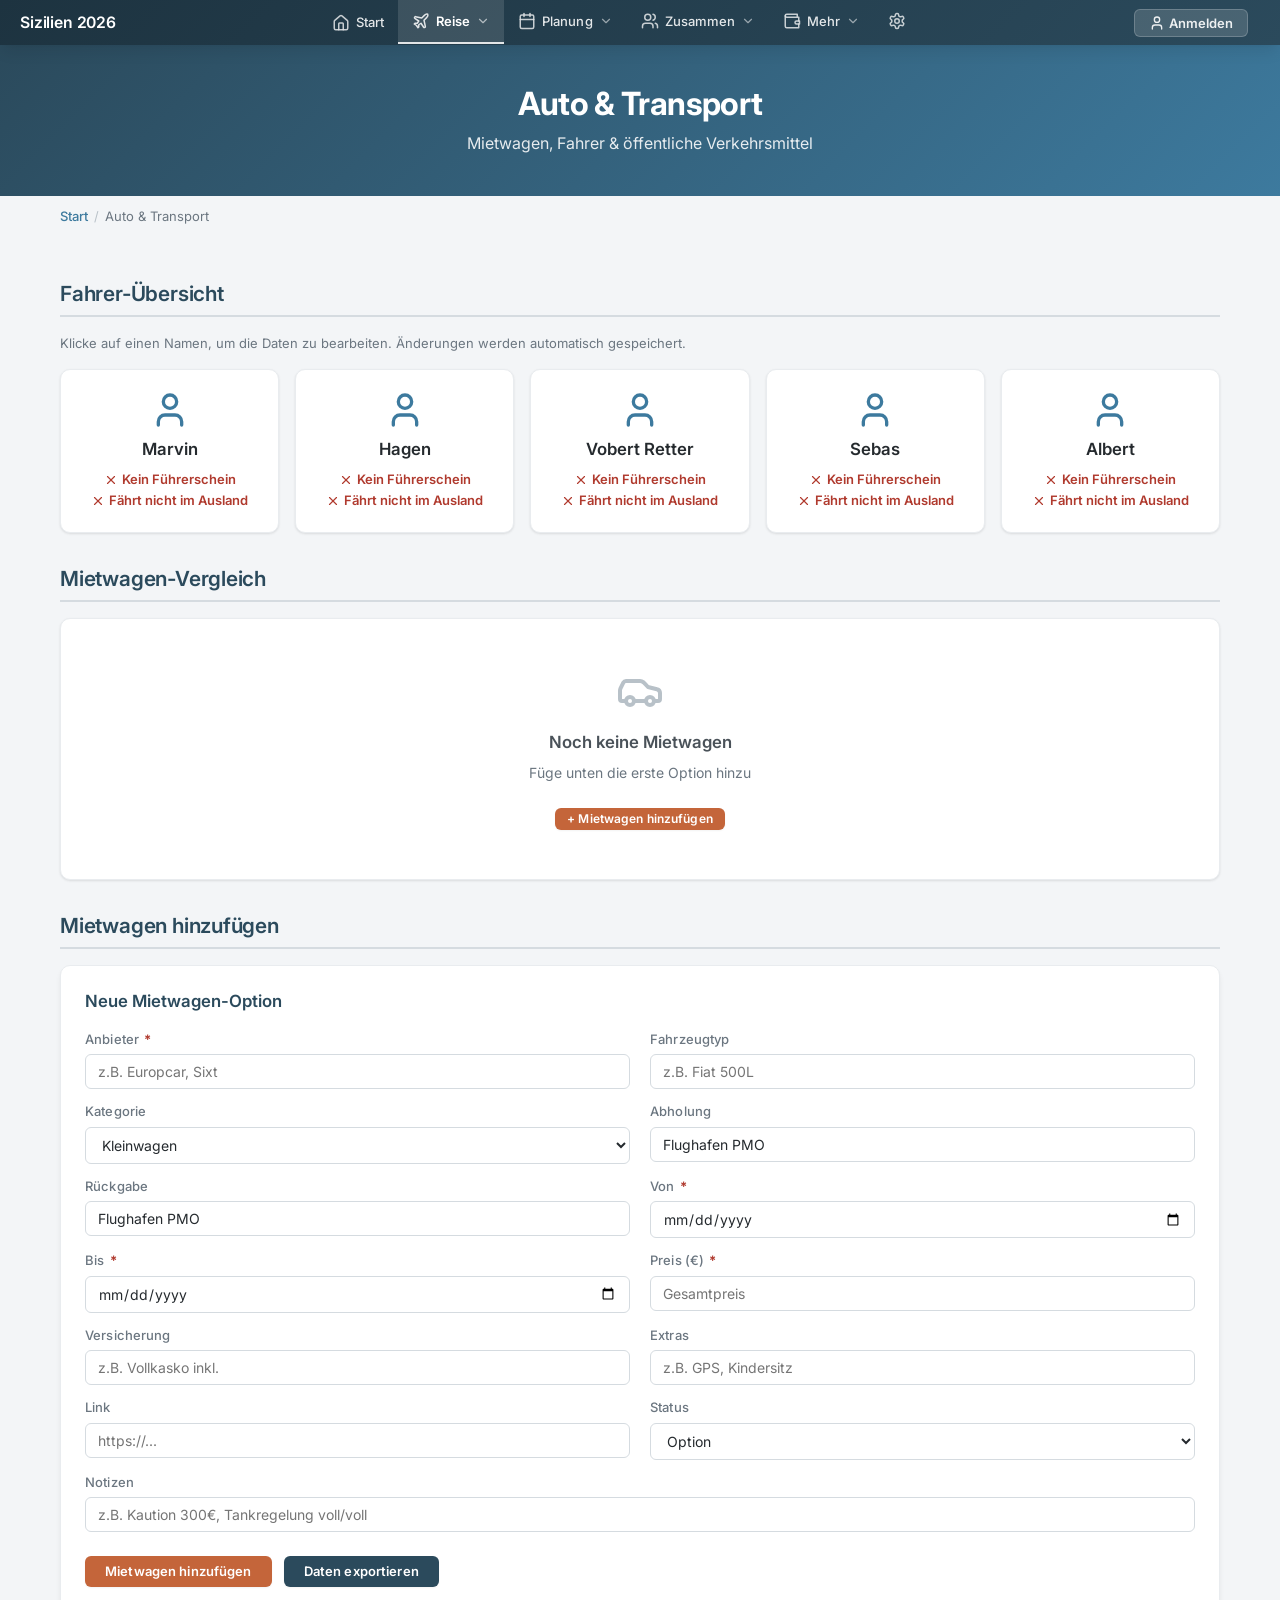
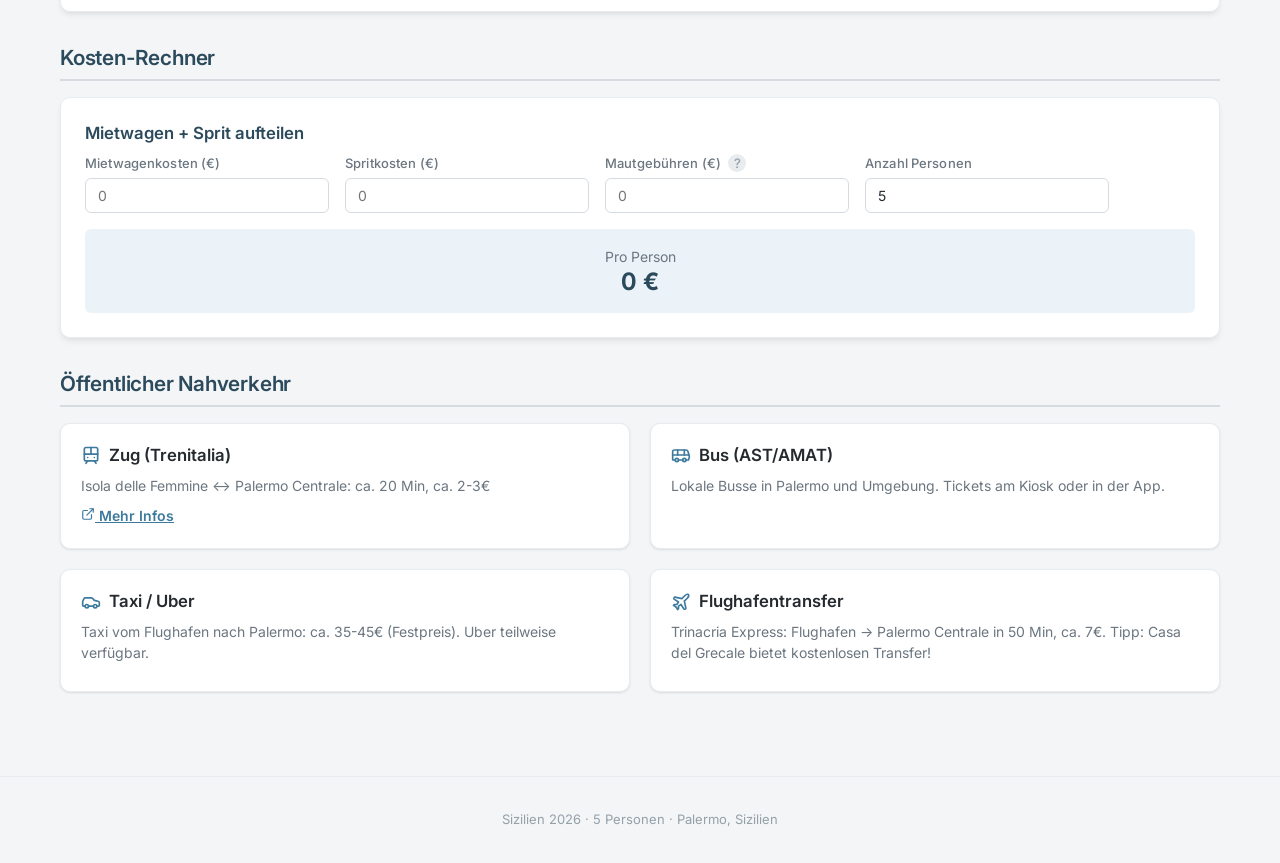
<file: auto/index.html>
<!DOCTYPE html>
<html lang="de">
<head>
<meta charset="UTF-8">
<meta name="viewport" content="width=device-width, initial-scale=1.0">
<title>Auto &amp; Transport - Sizilien 2026</title>
<link rel="stylesheet" href="../shared/styles.css" />
<link rel="stylesheet" href="styles.css" />
</head>
<body>

<a href="#main-content" class="skip-link">Zum Inhalt springen</a>
<div id="site-nav" data-depth="1" data-title=""></div>

<header>
  <h1>Auto &amp; Transport</h1>
  <p>Mietwagen, Fahrer &amp; &ouml;ffentliche Verkehrsmittel</p>
</header>

<div class="container" id="main-content">

  <h2>Fahrer-&Uuml;bersicht</h2>
  <p class="text-muted text-sm" style="margin-bottom:15px">Klicke auf einen Namen, um die Daten zu bearbeiten. &Auml;nderungen werden automatisch gespeichert.</p>
  <div class="driver-grid" id="driver-grid"></div>

  <h2>Mietwagen-Vergleich</h2>
  <div id="mietwagen-list"></div>

  <h2 id="mietwagen-form">Mietwagen hinzuf&uuml;gen</h2>
  <div class="add-form">
    <h3>Neue Mietwagen-Option</h3>
    <div class="form-grid">
      <div class="form-group"><label>Anbieter <span class="required">*</span></label><input id="f-anbieter" placeholder="z.B. Europcar, Sixt"></div>
      <div class="form-group"><label>Fahrzeugtyp</label><input id="f-fahrzeug" placeholder="z.B. Fiat 500L"></div>
      <div class="form-group"><label>Kategorie</label>
        <select id="f-kategorie"><option>Kleinwagen</option><option>Kompakt</option><option>Kompaktvan</option><option>SUV</option><option>Minivan</option></select>
      </div>
      <div class="form-group"><label>Abholung</label><input id="f-abholung" value="Flughafen PMO" placeholder="z.B. Flughafen PMO"></div>
      <div class="form-group"><label>R&uuml;ckgabe</label><input id="f-rueckgabe" value="Flughafen PMO" placeholder="z.B. Flughafen PMO"></div>
      <div class="form-group"><label>Von <span class="required">*</span></label><input id="f-von" type="date"></div>
      <div class="form-group"><label>Bis <span class="required">*</span></label><input id="f-bis" type="date"></div>
      <div class="form-group"><label>Preis (&euro;) <span class="required">*</span></label><input id="f-preis" type="number" placeholder="Gesamtpreis"></div>
      <div class="form-group"><label>Versicherung</label><input id="f-versicherung" placeholder="z.B. Vollkasko inkl."></div>
      <div class="form-group"><label>Extras</label><input id="f-extras" placeholder="z.B. GPS, Kindersitz"></div>
      <div class="form-group"><label>Link</label><input id="f-link" type="url" placeholder="https://..."></div>
      <div class="form-group"><label>Status</label>
        <select id="f-status"><option value="option">Option</option><option value="gebucht">Gebucht</option></select>
      </div>
      <div class="form-group full"><label>Notizen</label><input id="f-notizen" placeholder="z.B. Kaution 300&euro;, Tankregelung voll/voll"></div>
      <div class="form-actions">
        <button class="btn btn-primary" onclick="addMietwagen()">Mietwagen hinzuf&uuml;gen</button>
        <button class="btn btn-secondary" onclick="exportData()">Daten exportieren</button>
      </div>
    </div>
  </div>

  <h2>Kosten-Rechner</h2>
  <div class="cost-splitter">
    <h3>Mietwagen + Sprit aufteilen</h3>
    <div class="cost-inputs">
      <div class="form-group">
        <label>Mietwagenkosten (&euro;)</label>
        <input id="c-miete" type="number" placeholder="0" oninput="calcSplit()">
      </div>
      <div class="form-group">
        <label>Spritkosten (&euro;)</label>
        <input id="c-sprit" type="number" placeholder="0" oninput="calcSplit()">
      </div>
      <div class="form-group">
        <label>Mautgeb&uuml;hren (&euro;) <span class="tooltip-wrap"><span class="tooltip-icon" tabindex="0">?</span><span class="tooltip-text">In Sizilien gibt es kaum Mautstra&szlig;en, aber auf dem Festland (z.B. Autostrada) k&ouml;nnen Geb&uuml;hren anfallen.</span></span></label>
        <input id="c-maut" type="number" placeholder="0" oninput="calcSplit()">
      </div>
      <div class="form-group">
        <label>Anzahl Personen</label>
        <input id="c-personen" type="number" min="1" oninput="calcSplit()">
      </div>
    </div>
    <div class="result" id="split-result">
      <div>Pro Person</div>
      <div class="big-num">0 &euro;</div>
    </div>
  </div>

  <h2>&Ouml;ffentlicher Nahverkehr</h2>
  <div class="transport-grid" id="transport-grid"></div>

</div>

<div class="toast" id="toast"></div>
<footer></footer>

<script src="../shared/icons.js"></script>
<script src="../shared/config.js"></script>
<script src="../shared/data.js"></script>
<script src="../shared/helpers.js"></script>
<script src="../shared/personen.js"></script>
<script src="../shared/nav.js"></script>
<script src="auto.js"></script>
<script>
(function() {
  var config = SizilienConfig.load();
  var personenCount = config.personen || SizilienConfig.DEFAULTS.personen;

  // ─── Set default person count in cost splitter ───
  document.getElementById('c-personen').value = personenCount;

  // ─── Fahrer direkt aus Config personenDaten lesen ───
  var fahrer = (config.personenDaten || []).map(function(p, i) {
    return {
      id: i + 1,
      name: p.name,
      fuehrerschein: !!p.fuehrerschein,
      faehrtImAusland: !!p.faehrtImAusland,
      notizen: p.notizen || ''
    };
  });

  // ─── Default MIETWAGEN ───
  var DEFAULT_MIETWAGEN = (typeof MIETWAGEN !== 'undefined') ? MIETWAGEN : [];
  var mietwagen = DataStore.get('mietwagen', DEFAULT_MIETWAGEN);

  // ─── Render Fahrer ───
  function renderDrivers() {
    document.getElementById('driver-grid').innerHTML = fahrer.map(function(f) {
      return '<div class="driver-card">' +
        '<div class="driver-icon">' + Icons.user({size: 40}) + '</div>' +
        '<h3>' + esc(f.name) + '</h3>' +
        '<div class="driver-status">' +
          '<div>' + (f.fuehrerschein
            ? '<span class="driver-check">' + Icons.check({size: 14}) + ' F\u00FChrerschein</span>'
            : '<span class="driver-cross">' + Icons.x({size: 14}) + ' Kein F\u00FChrerschein</span>') +
          '</div>' +
          '<div>' + (f.faehrtImAusland
            ? '<span class="driver-check">' + Icons.check({size: 14}) + ' F\u00E4hrt im Ausland</span>'
            : '<span class="driver-cross">' + Icons.x({size: 14}) + ' F\u00E4hrt nicht im Ausland</span>') +
          '</div>' +
        '</div>' +
        (f.notizen ? '<div style="margin-top:8px;font-size:.82em;color:var(--text-light)">' + esc(f.notizen) + '</div>' : '') +
      '</div>';
    }).join('');
  }

  // ─── Render Mietwagen ───
  function renderMietwagen() {
    mietwagen = DataStore.get('mietwagen', DEFAULT_MIETWAGEN);

    if (!mietwagen || mietwagen.length === 0) {
      document.getElementById('mietwagen-list').innerHTML =
        '<div class="empty-state">' +
          '<div class="icon">' + Icons.car({size: 48}) + '</div>' +
          '<h3>Noch keine Mietwagen</h3>' +
          '<p>F\u00FCge unten die erste Option hinzu</p>' +
          '<a href="#mietwagen-form" class="btn btn-primary btn-sm">+ Mietwagen hinzuf\u00FCgen</a>' +
        '</div>';
      return;
    }

    var sorted = mietwagen.slice().sort(function(a, b) { return a.preis - b.preis; });
    var html = '<div class="table-wrapper"><table class="data-table"><thead><tr>' +
      '<th>Anbieter</th><th>Fahrzeug</th><th>Zeitraum</th><th>Tage</th><th>Preis</th><th>\u20AC/Tag</th><th>Versicherung</th><th>Status</th><th>Link</th><th></th>' +
    '</tr></thead><tbody>';

    sorted.forEach(function(m) {
      var tage = m.tage || Math.round((new Date(m.bis) - new Date(m.von)) / 86400000);
      var proTag = tage > 0 ? (m.preis / tage).toFixed(0) : '-';
      html += '<tr>' +
        '<td><strong>' + esc(m.anbieter) + '</strong></td>' +
        '<td>' + esc(m.fahrzeugtyp || m.kategorie || '-') + '</td>' +
        '<td>' + fmt(m.von) + ' - ' + fmt(m.bis) + '</td>' +
        '<td>' + tage + '</td>' +
        '<td style="font-weight:700;color:var(--success)">' + m.preis + ' \u20AC</td>' +
        '<td>' + proTag + ' \u20AC</td>' +
        '<td>' + esc(m.versicherung || '-') + '</td>' +
        '<td>' + statusBadge(m.status) + '</td>' +
        '<td>' + (m.link ? '<a href="' + esc(m.link) + '" target="_blank">' + Icons.externalLink({size: 14}) + ' Ansehen</a>' : '-') + '</td>' +
        '<td><button class="btn-icon" onclick="deleteMietwagen(' + m.id + ')" aria-label="L\u00F6schen" title="L\u00F6schen">' + Icons.trash({size: 16}) + '</button></td>' +
      '</tr>';
    });
    html += '</tbody></table></div>';
    document.getElementById('mietwagen-list').innerHTML = html;
  }

  // ─── Render Transport ───
  function renderTransport() {
    var keys = Object.keys(OEPNV_INFO);
    var icons = {
      zug: Icons.train({size: 20}),
      bus: Icons.bus({size: 20}),
      taxi: Icons.car({size: 20}),
      transfer: Icons.plane({size: 20})
    };
    document.getElementById('transport-grid').innerHTML = keys.map(function(k) {
      var t = OEPNV_INFO[k];
      return '<div class="transport-card">' +
        '<h3>' + (icons[k] || '') + ' ' + esc(t.titel) + '</h3>' +
        '<p>' + esc(t.beschreibung) + '</p>' +
        (t.link ? '<a href="' + esc(t.link) + '" target="_blank">' + Icons.externalLink({size: 14}) + ' Mehr Infos</a>' : '') +
      '</div>';
    }).join('');
  }

  // ─── Add Mietwagen ───
  window.addMietwagen = function() {
    clearValidation();
    var ok = true;
    ok = validateRequired('f-anbieter', 'Anbieter ist erforderlich') & ok;
    ok = validateRequired('f-von', 'Startdatum ist erforderlich') & ok;
    ok = validateRequired('f-bis', 'Enddatum ist erforderlich') & ok;
    ok = validateRequired('f-preis', 'Preis ist erforderlich') & ok;

    if (!ok) {
      toast('Bitte Pflichtfelder ausf\u00FCllen', 'error');
      return;
    }

    var von = document.getElementById('f-von').value;
    var bis = document.getElementById('f-bis').value;
    var tage = Math.round((new Date(bis) - new Date(von)) / 86400000);

    var item = {
      anbieter: document.getElementById('f-anbieter').value.trim(),
      fahrzeugtyp: document.getElementById('f-fahrzeug').value.trim(),
      kategorie: document.getElementById('f-kategorie').value,
      abholung: document.getElementById('f-abholung').value.trim(),
      rueckgabe: document.getElementById('f-rueckgabe').value.trim(),
      von: von,
      bis: bis,
      tage: tage,
      preis: parseFloat(document.getElementById('f-preis').value),
      versicherung: document.getElementById('f-versicherung').value.trim(),
      extras: document.getElementById('f-extras').value.trim(),
      link: document.getElementById('f-link').value.trim(),
      status: document.getElementById('f-status').value,
      notizen: document.getElementById('f-notizen').value.trim()
    };

    mietwagen = DataStore.add('mietwagen', item, DEFAULT_MIETWAGEN);
    renderMietwagen();
    toast('Mietwagen hinzugef\u00FCgt!');
  };

  // ─── Delete Mietwagen ───
  window.deleteMietwagen = function(id) {
    confirmModal(
      'Mietwagen l\u00F6schen',
      'Diesen Mietwagen-Eintrag wirklich l\u00F6schen?',
      function() {
        mietwagen = DataStore.remove('mietwagen', id, DEFAULT_MIETWAGEN);
        renderMietwagen();
        toast('Mietwagen gel\u00F6scht');
      },
      { danger: true, confirmLabel: 'L\u00F6schen' }
    );
  };

  // ─── Cost Splitter ───
  window.calcSplit = function() {
    var miete = parseFloat(document.getElementById('c-miete').value) || 0;
    var sprit = parseFloat(document.getElementById('c-sprit').value) || 0;
    var maut = parseFloat(document.getElementById('c-maut').value) || 0;
    var pers = parseInt(document.getElementById('c-personen').value) || personenCount;
    var total = miete + sprit + maut;
    var pp = pers > 0 ? (total / pers).toFixed(2) : 0;
    document.getElementById('split-result').innerHTML =
      '<div>Gesamt: ' + total.toFixed(2) + ' \u20AC \u00B7 Pro Person</div>' +
      '<div class="big-num">' + pp + ' \u20AC</div>';
  };

  // ─── Export ───
  window.exportData = function() {
    var exportFahrer = DataStore.get('fahrer', DEFAULT_FAHRER);
    var exportMietwagen = DataStore.get('mietwagen', DEFAULT_MIETWAGEN);
    var data = 'const FAHRER = ' + JSON.stringify(exportFahrer, null, 2) + ';\n\n' +
      'const MIETWAGEN = ' + JSON.stringify(exportMietwagen, null, 2) + ';\n\n' +
      'const OEPNV_INFO = ' + JSON.stringify(OEPNV_INFO, null, 2) + ';\n';
    var blob = new Blob([data], { type: 'application/javascript' });
    var a = document.createElement('a');
    a.href = URL.createObjectURL(blob);
    a.download = 'auto.js';
    a.click();
    toast('auto.js exportiert!');
  };

  // ─── Init ───
  renderDrivers();
  renderMietwagen();
  renderTransport();
})();
</script>
</body>
</html>
</file>
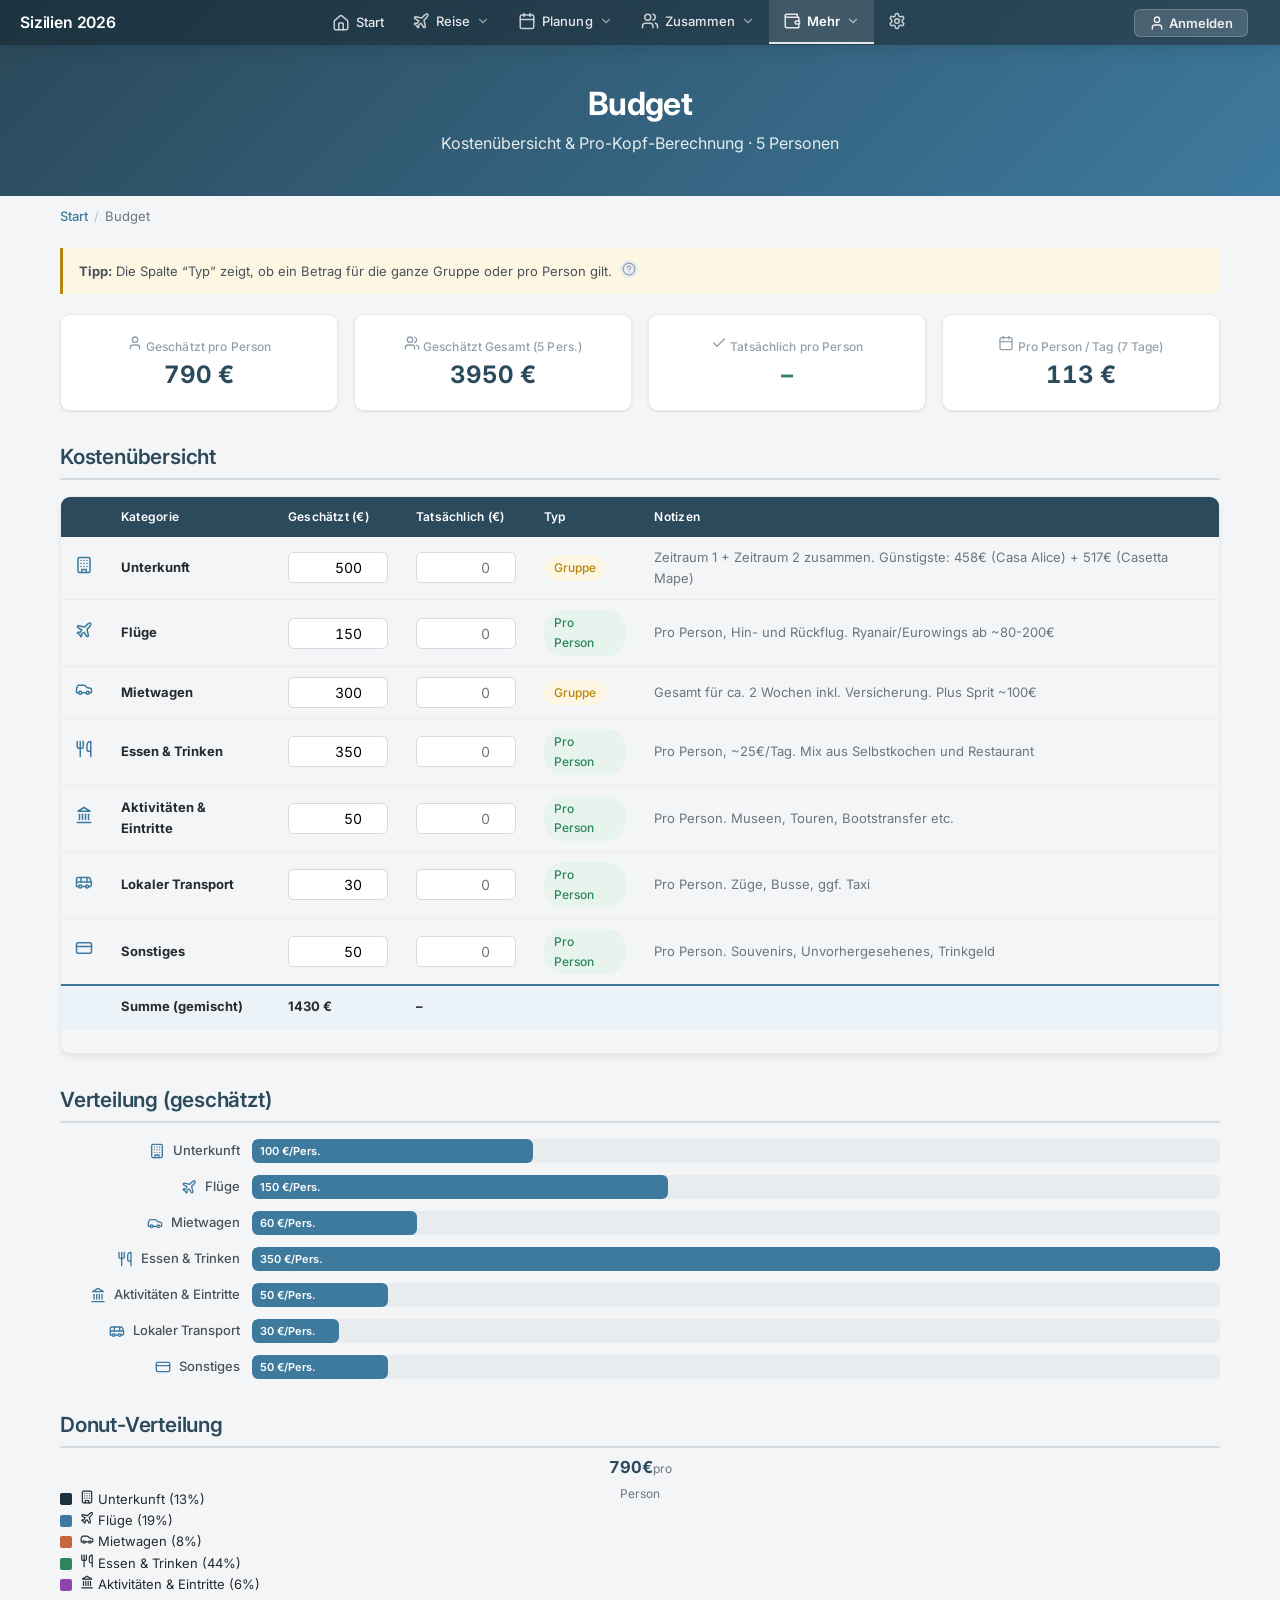
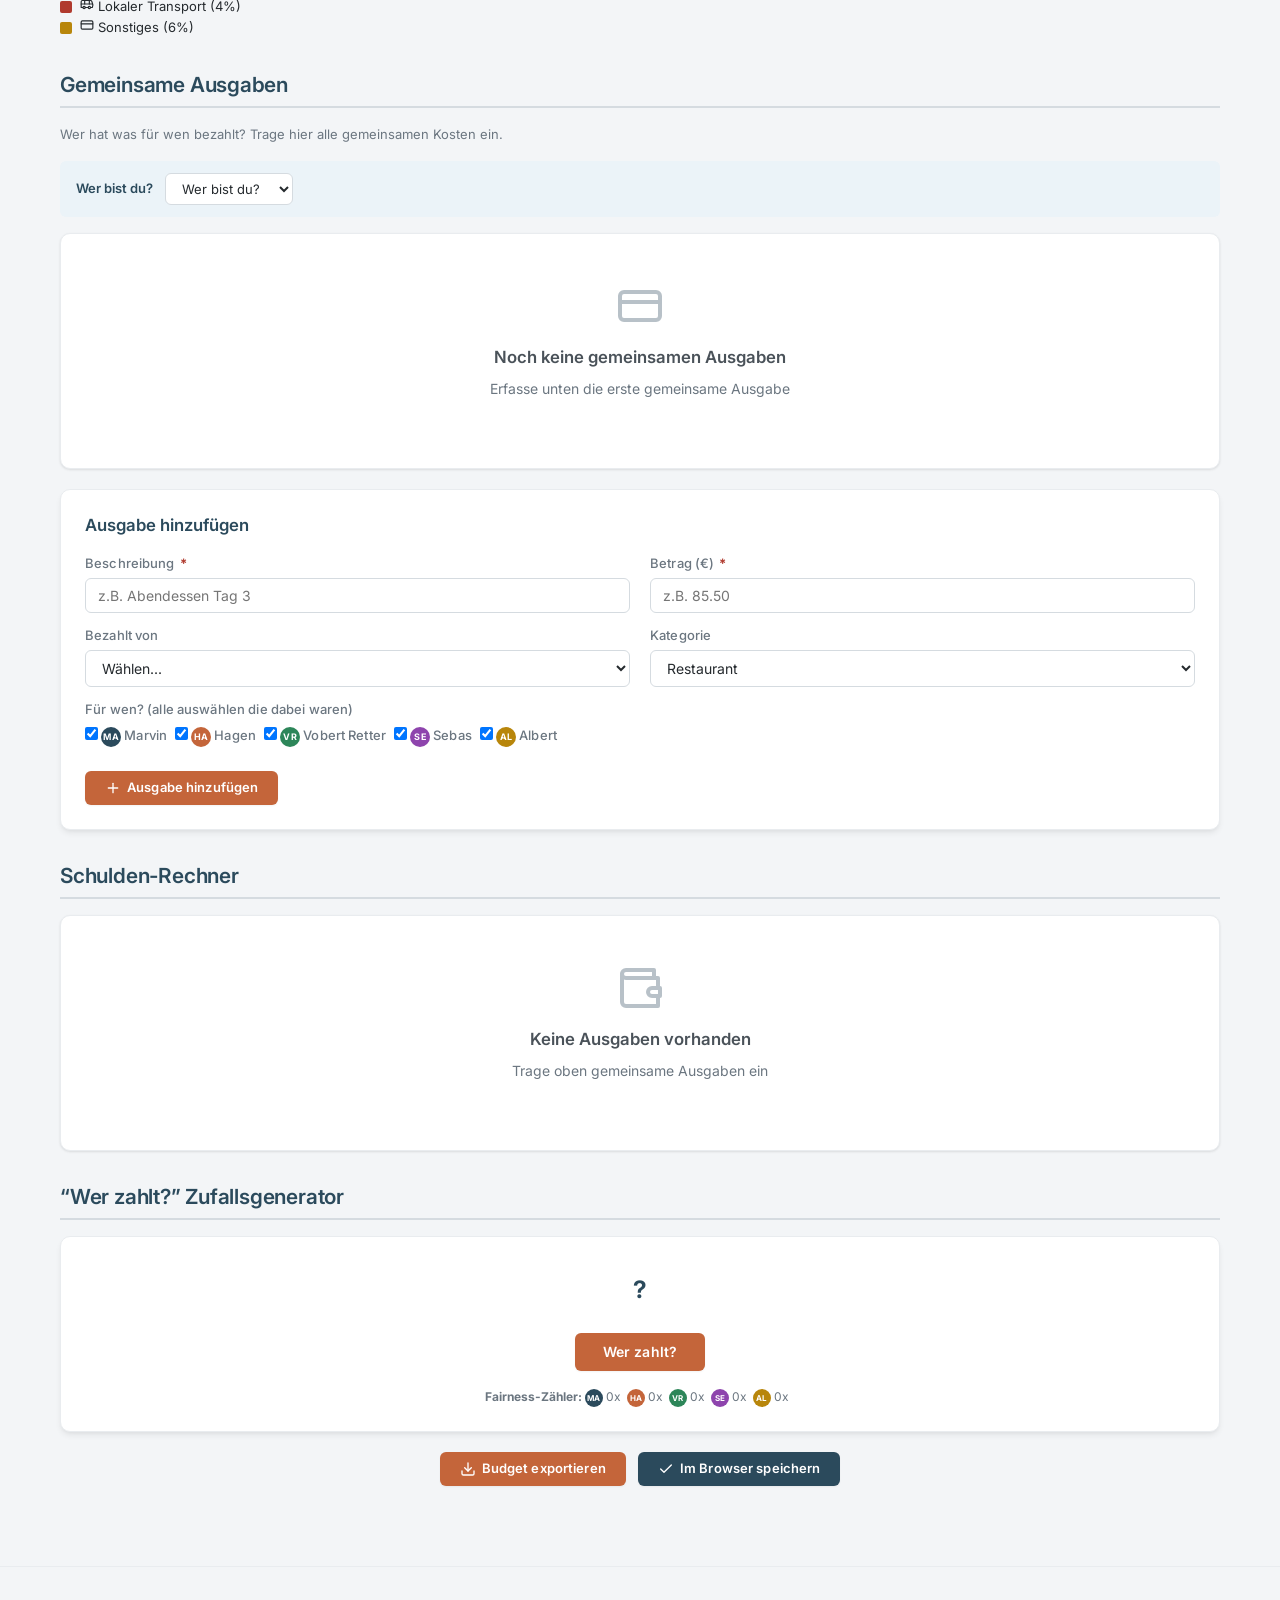
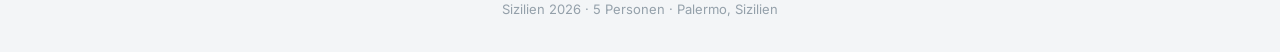
<file: budget/index.html>
<!DOCTYPE html>
<html lang="de">
<head>
<meta charset="UTF-8">
<meta name="viewport" content="width=device-width, initial-scale=1.0">
<title>Budget - Sizilien 2026</title>
<link rel="stylesheet" href="../shared/styles.css" />
<link rel="stylesheet" href="styles.css" />
</head>
<body>

<a href="#main-content" class="skip-link">Zum Inhalt springen</a>
<div id="site-nav" data-depth="1" data-title=""></div>

<header>
  <h1>Budget</h1>
  <p id="header-subtitle">Kosten&uuml;bersicht &amp; Pro-Kopf-Berechnung</p>
</header>

<div class="container" id="main-content">

  <div class="per-person-note">
    <strong>Tipp:</strong> Die Spalte &ldquo;Typ&rdquo; zeigt, ob ein Betrag f&uuml;r die ganze Gruppe oder pro Person gilt.
    <span class="tooltip-wrap"><span class="tooltip-icon" tabindex="0" id="tip-icon"></span><span class="tooltip-text">Unterkunft und Mietwagen sind Gesamtkosten f&uuml;r die Gruppe (werden geteilt). Fl&uuml;ge, Essen, Aktivit&auml;ten etc. sind Sch&auml;tzungen pro Person. Die Pro-Kopf-Berechnung ber&uuml;cksichtigt dies automatisch.</span></span>
  </div>

  <div class="budget-summary" id="budget-summary"></div>

  <h2>Kosten&uuml;bersicht</h2>

  <div class="table-wrapper">
    <table class="budget-table">
      <thead>
        <tr>
          <th></th>
          <th>Kategorie</th>
          <th>Gesch&auml;tzt (&euro;)</th>
          <th>Tats&auml;chlich (&euro;)</th>
          <th>Typ</th>
          <th>Notizen</th>
        </tr>
      </thead>
      <tbody id="budget-body"></tbody>
      <tfoot id="budget-foot"></tfoot>
    </table>
  </div>

  <h2>Verteilung (gesch&auml;tzt)</h2>
  <div class="bar-chart" id="bar-chart"></div>

  <h2>Donut-Verteilung</h2>
  <div class="donut-container">
    <div class="donut-chart" id="donut-chart"></div>
    <div id="donut-legend"></div>
  </div>

  <h2>Gemeinsame Ausgaben</h2>
  <p class="text-muted text-sm" style="margin-bottom:var(--space-4)">Wer hat was f&uuml;r wen bezahlt? Trage hier alle gemeinsamen Kosten ein.</p>

  <div class="voting-user-select" style="margin-bottom:var(--space-4)">
    <label>Wer bist du?</label>
    <div id="budget-voter-select" style="display:inline-block"></div>
  </div>

  <div id="ausgaben-list"></div>

  <div class="add-form">
    <h3>Ausgabe hinzuf&uuml;gen</h3>
    <div class="form-grid">
      <div class="form-group"><label>Beschreibung <span class="required">*</span></label><input id="a-beschreibung" placeholder="z.B. Abendessen Tag 3"></div>
      <div class="form-group"><label>Betrag (&euro;) <span class="required">*</span></label><input id="a-betrag" type="number" step="0.01" placeholder="z.B. 85.50"></div>
      <div class="form-group"><label>Bezahlt von</label><select id="a-bezahlt"></select></div>
      <div class="form-group"><label>Kategorie</label>
        <select id="a-kategorie">
          <option value="restaurant">Restaurant</option>
          <option value="supermarkt">Supermarkt</option>
          <option value="eintritt">Eintritt</option>
          <option value="transport">Transport</option>
          <option value="sonstiges">Sonstiges</option>
        </select>
      </div>
      <div class="form-group full"><label>F&uuml;r wen? (alle ausw&auml;hlen die dabei waren)</label><div id="a-fuer-checkboxes"></div></div>
      <div class="form-actions" id="ausgaben-form-actions"></div>
    </div>
  </div>

  <h2>Schulden-Rechner</h2>
  <div id="schulden-result"></div>

  <h2>&ldquo;Wer zahlt?&rdquo; Zufallsgenerator</h2>
  <div class="card no-hover" style="text-align:center;padding:var(--space-6)">
    <div id="wer-zahlt-display" class="big-num" style="min-height:60px;display:flex;align-items:center;justify-content:center">?</div>
    <button class="btn btn-primary btn-lg" onclick="werZahlt()" id="wer-zahlt-btn" style="margin-top:var(--space-3)">Wer zahlt?</button>
    <div id="wer-zahlt-fairness" class="text-muted text-xs" style="margin-top:var(--space-4)"></div>
  </div>

  <div class="action-bar" style="justify-content:center;margin-top:var(--space-5)" id="export-actions"></div>

</div>

<footer></footer>

<script src="../shared/icons.js"></script>
<script src="../shared/config.js"></script>
<script src="../shared/data.js"></script>
<script src="../shared/helpers.js"></script>
<script src="../shared/personen.js"></script>
<script src="../shared/nav.js"></script>
<script src="budget.js"></script>
<script>
(function() {
  var SECTION = 'budget';
  var AUSGABEN_SECTION = 'ausgaben';
  var config = SizilienConfig.load();
  var personen = config.personen;
  var tripDays = SizilienConfig.getTripDays();

  // Kategorien, die Gesamtkosten (nicht pro Person) sind
  var GESAMT_KATEGORIEN = ['unterkunft', 'mietwagen'];

  // Icon-Mapping: Kategorie-ID -> Icons.*
  var ICON_MAP = {
    unterkunft: Icons.building,
    fluege: Icons.plane,
    mietwagen: Icons.car,
    essen: Icons.utensils,
    aktivitaeten: Icons.landmark,
    transport_lokal: Icons.bus,
    sonstiges: Icons.creditCard
  };

  function getCategoryIcon(id, opts) {
    var fn = ICON_MAP[id];
    return fn ? fn(opts) : '';
  }

  // ─── Load budget data via DataStore ───
  var kategorien = DataStore.get(SECTION, BUDGET.kategorien);

  // ─── Header from config ───
  document.getElementById('header-subtitle').innerHTML =
    'Kosten\u00FCbersicht &amp; Pro-Kopf-Berechnung \u00B7 ' + personen + ' Personen';

  // ─── Tooltip icon ───
  document.getElementById('tip-icon').innerHTML = Icons.helpCircle({size: 14});

  // ─── Export actions with icons ───
  document.getElementById('export-actions').innerHTML =
    '<button class="btn btn-primary" onclick="exportData()">' + Icons.download({size: 16}) + ' Budget exportieren</button>' +
    '<button class="btn btn-secondary" onclick="saveToStorage()">' + Icons.check({size: 16}) + ' Im Browser speichern</button>';

  // ─── Ausgaben form button ───
  document.getElementById('ausgaben-form-actions').innerHTML =
    '<button class="btn btn-primary" onclick="addAusgabe()">' + Icons.plus({size: 16}) + ' Ausgabe hinzuf\u00FCgen</button>';

  // ─── Calculations ───
  function calcTotalPP() {
    var total = 0;
    kategorien.forEach(function(k) {
      var val = k.geschaetzt || 0;
      if (GESAMT_KATEGORIEN.indexOf(k.id) >= 0) {
        total += val / personen;
      } else {
        total += val;
      }
    });
    return total;
  }

  function calcActualPP() {
    var total = 0;
    var hasAny = false;
    kategorien.forEach(function(k) {
      var val = k.tatsaechlich || 0;
      if (val > 0) hasAny = true;
      if (GESAMT_KATEGORIEN.indexOf(k.id) >= 0) {
        total += val / personen;
      } else {
        total += val;
      }
    });
    return hasAny ? total : 0;
  }

  // ─── Render Summary Cards ───
  function renderSummary() {
    var estPP = calcTotalPP();
    var actPP = calcActualPP();
    var estTotal = estPP * personen;

    document.getElementById('budget-summary').innerHTML =
      '<div class="summary-card">' +
        '<div class="label">' + Icons.user({size: 16}) + ' Gesch\u00E4tzt pro Person</div>' +
        '<div class="big-num">' + Math.round(estPP) + ' \u20AC</div>' +
      '</div>' +
      '<div class="summary-card">' +
        '<div class="label">' + Icons.users({size: 16}) + ' Gesch\u00E4tzt Gesamt (' + personen + ' Pers.)</div>' +
        '<div class="big-num">' + Math.round(estTotal) + ' \u20AC</div>' +
      '</div>' +
      '<div class="summary-card">' +
        '<div class="label">' + Icons.check({size: 16}) + ' Tats\u00E4chlich pro Person</div>' +
        '<div class="big-num green">' + (actPP > 0 ? Math.round(actPP) + ' \u20AC' : '\u2013') + '</div>' +
      '</div>' +
      '<div class="summary-card">' +
        '<div class="label">' + Icons.calendar({size: 16}) + ' Pro Person / Tag (' + tripDays + ' Tage)</div>' +
        '<div class="big-num">' + Math.round(estPP / tripDays) + ' \u20AC</div>' +
      '</div>';
  }

  // ─── Render Table ───
  function renderTable() {
    var html = '';
    var totalEst = 0, totalAct = 0;

    kategorien.forEach(function(k, i) {
      var isGesamt = GESAMT_KATEGORIEN.indexOf(k.id) >= 0;
      var typLabel = isGesamt ? 'Gruppe' : 'Pro Person';
      totalEst += k.geschaetzt || 0;
      totalAct += k.tatsaechlich || 0;

      html += '<tr>' +
        '<td>' + getCategoryIcon(k.id, {size: 18}) + '</td>' +
        '<td><strong>' + esc(k.name) + '</strong></td>' +
        '<td><input type="number" value="' + (k.geschaetzt || '') + '" onchange="updateVal(' + i + ',\'geschaetzt\',this)" placeholder="0"></td>' +
        '<td><input type="number" value="' + (k.tatsaechlich || '') + '" onchange="updateVal(' + i + ',\'tatsaechlich\',this)" placeholder="0"></td>' +
        '<td><span class="tag ' + (isGesamt ? 'orange' : 'green') + '">' + typLabel + '</span></td>' +
        '<td class="text-muted text-sm">' + esc(k.notizen) + '</td>' +
      '</tr>';
    });
    document.getElementById('budget-body').innerHTML = html;

    document.getElementById('budget-foot').innerHTML =
      '<tr>' +
        '<td></td>' +
        '<td>Summe (gemischt)</td>' +
        '<td><strong>' + totalEst + ' \u20AC</strong></td>' +
        '<td><strong>' + (totalAct > 0 ? totalAct + ' \u20AC' : '\u2013') + '</strong></td>' +
        '<td></td><td></td>' +
      '</tr>';
  }

  // ─── Render Bar Chart ───
  function renderChart() {
    var maxVal = 0;
    kategorien.forEach(function(k) {
      var ppVal = GESAMT_KATEGORIEN.indexOf(k.id) >= 0 ? (k.geschaetzt || 0) / personen : (k.geschaetzt || 0);
      if (ppVal > maxVal) maxVal = ppVal;
    });
    if (maxVal === 0) maxVal = 1;

    document.getElementById('bar-chart').innerHTML = kategorien.map(function(k) {
      var ppVal = GESAMT_KATEGORIEN.indexOf(k.id) >= 0 ? (k.geschaetzt || 0) / personen : (k.geschaetzt || 0);
      var pct = Math.round(ppVal / maxVal * 100);
      return '<div class="bar-row">' +
        '<div class="bar-label">' + getCategoryIcon(k.id, {size: 14}) + ' ' + esc(k.name) + '</div>' +
        '<div class="bar-track"><div class="bar-fill" style="width:' + pct + '%">' + Math.round(ppVal) + ' \u20AC/Pers.</div></div>' +
      '</div>';
    }).join('');
  }

  // ─── Update Value ───
  window.updateVal = function(idx, field, el) {
    kategorien[idx][field] = parseFloat(el.value) || 0;
    DataStore.set(SECTION, kategorien);
    var td = el.closest('td');
    if (td) {
      td.classList.add('cell-flash');
      setTimeout(function() { td.classList.remove('cell-flash'); }, 600);
    }
    renderSummary();
    renderChart();
    renderDonut();
  };

  // ─── Save & Export ───
  window.saveToStorage = function() {
    DataStore.set(SECTION, kategorien);
    toast('Budget im Browser gespeichert!');
  };

  window.exportData = function() {
    var json = DataStore.exportJSON(SECTION, BUDGET.kategorien);
    var blob = new Blob(['const BUDGET = { personen: ' + personen + ', kategorien: ' + json + ' };\n'], { type: 'application/javascript' });
    var a = document.createElement('a');
    a.href = URL.createObjectURL(blob);
    a.download = 'budget.js';
    a.click();
    toast('budget.js exportiert!');
  };

  // ─── Donut Chart (CSS conic-gradient) ───
  function renderDonut() {
    var total = 0;
    var segments = [];
    var colors = [
      'var(--primary-dark)', 'var(--primary-light)', 'var(--accent)',
      'var(--success)', '#8e44ad', 'var(--error)', 'var(--warning)'
    ];
    kategorien.forEach(function(k, i) {
      var ppVal = GESAMT_KATEGORIEN.indexOf(k.id) >= 0 ? (k.geschaetzt || 0) / personen : (k.geschaetzt || 0);
      total += ppVal;
      segments.push({ name: k.name, id: k.id, val: ppVal, color: colors[i % colors.length] });
    });
    if (total === 0) total = 1;

    var gradParts = [];
    var cumPct = 0;
    segments.forEach(function(s) {
      var pct = s.val / total * 100;
      gradParts.push(s.color + ' ' + cumPct + '% ' + (cumPct + pct) + '%');
      s.pct = Math.round(pct);
      cumPct += pct;
    });

    var donut = document.getElementById('donut-chart');
    donut.style.background = 'conic-gradient(' + gradParts.join(', ') + ')';
    donut.innerHTML = '<div class="donut-center"><span class="big-num" style="font-size:1.1em">' + Math.round(total) + '\u20AC</span><span class="text-muted text-xs">pro Person</span></div>';

    document.getElementById('donut-legend').innerHTML = segments.map(function(s) {
      return '<div class="donut-legend-item">' +
        '<span class="donut-legend-swatch" style="background:' + s.color + '"></span>' +
        '<span class="text-sm">' + getCategoryIcon(s.id, {size: 14}) + ' ' + esc(s.name) + ' (' + s.pct + '%)</span></div>';
    }).join('');
  }

  // ─── Gemeinsame Ausgaben ───
  function loadAusgaben() {
    return DataStore.get(AUSGABEN_SECTION) || [];
  }

  function renderAusgaben() {
    var ausgaben = loadAusgaben();
    if (ausgaben.length === 0) {
      document.getElementById('ausgaben-list').innerHTML =
        '<div class="empty-state">' +
          '<div class="icon">' + Icons.creditCard({size: 48}) + '</div>' +
          '<h3>Noch keine gemeinsamen Ausgaben</h3>' +
          '<p>Erfasse unten die erste gemeinsame Ausgabe</p>' +
        '</div>';
      return;
    }
    var html = '<div class="table-wrapper"><table class="data-table"><thead><tr>' +
      '<th>Datum</th><th>Beschreibung</th><th>Betrag</th><th>Bezahlt von</th><th>F\u00FCr</th><th>Kat.</th></tr></thead><tbody>';
    ausgaben.forEach(function(a) {
      var bezahltR = getReisenderById(a.bezahltVon);
      html += '<tr>' +
        '<td>' + esc(a.datum || '-') + '</td>' +
        '<td><strong>' + esc(a.beschreibung) + '</strong></td>' +
        '<td class="font-bold text-primary tabular-nums">' + a.betrag.toFixed(2) + ' \u20AC</td>' +
        '<td>' + (bezahltR ? renderInitiale(bezahltR, 22) + ' ' + esc(bezahltR.name) : esc(a.bezahltVon)) + '</td>' +
        '<td>' + a.fuer.map(function(f) { var r = getReisenderById(f); return r ? renderInitiale(r, 20) : esc(f); }).join(' ') + '</td>' +
        '<td><span class="tag">' + esc(a.kategorie) + '</span></td>' +
      '</tr>';
    });
    html += '</tbody></table></div>';
    document.getElementById('ausgaben-list').innerHTML = html;
  }

  function initAusgabenForm() {
    var sel = document.getElementById('a-bezahlt');
    sel.innerHTML = '<option value="">W\u00E4hlen...</option>';
    REISENDE.forEach(function(r) { sel.innerHTML += '<option value="' + r.id + '">' + esc(r.name) + '</option>'; });

    var cbHtml = '<div class="checkbox-group">';
    REISENDE.forEach(function(r) {
      cbHtml += '<label class="checkbox-label">' +
        '<input type="checkbox" value="' + r.id + '" checked> ' + renderInitiale(r, 20) + ' ' + esc(r.name) + '</label>';
    });
    cbHtml += '</div>';
    document.getElementById('a-fuer-checkboxes').innerHTML = cbHtml;
  }

  window.addAusgabe = function() {
    var beschreibung = document.getElementById('a-beschreibung').value.trim();
    var betrag = parseFloat(document.getElementById('a-betrag').value);
    var bezahltVon = document.getElementById('a-bezahlt').value;
    if (!beschreibung || !betrag || !bezahltVon) { toast('Bitte Beschreibung, Betrag und "Bezahlt von" ausf\u00FCllen', 'error'); return; }

    var fuer = [];
    document.querySelectorAll('#a-fuer-checkboxes input:checked').forEach(function(cb) { fuer.push(cb.value); });
    if (fuer.length === 0) { toast('Bitte mindestens eine Person ausw\u00E4hlen', 'error'); return; }

    var newAusgabe = {
      id: 'a' + Date.now(),
      beschreibung: beschreibung,
      betrag: betrag,
      bezahltVon: bezahltVon,
      fuer: fuer,
      kategorie: document.getElementById('a-kategorie').value,
      datum: new Date().toISOString().split('T')[0]
    };
    var ausgaben = loadAusgaben();
    ausgaben.push(newAusgabe);
    DataStore.set(AUSGABEN_SECTION, ausgaben);

    document.getElementById('a-beschreibung').value = '';
    document.getElementById('a-betrag').value = '';
    renderAusgaben();
    renderSchulden();
    toast('Ausgabe hinzugef\u00FCgt!');
  };

  // ─── Schulden-Rechner (Min Cash Flow) ───
  function renderSchulden() {
    var ausgaben = loadAusgaben();
    if (ausgaben.length === 0) {
      document.getElementById('schulden-result').innerHTML =
        '<div class="empty-state">' +
          '<div class="icon">' + Icons.wallet({size: 48}) + '</div>' +
          '<h3>Keine Ausgaben vorhanden</h3>' +
          '<p>Trage oben gemeinsame Ausgaben ein</p>' +
        '</div>';
      return;
    }

    var bilanz = {};
    REISENDE.forEach(function(r) { bilanz[r.id] = 0; });
    ausgaben.forEach(function(a) {
      var anteil = a.betrag / a.fuer.length;
      bilanz[a.bezahltVon] = (bilanz[a.bezahltVon] || 0) + a.betrag;
      a.fuer.forEach(function(f) {
        bilanz[f] = (bilanz[f] || 0) - anteil;
      });
    });

    var transfers = [];
    var balances = Object.keys(bilanz).map(function(id) { return { id: id, bal: bilanz[id] }; });

    for (var iter = 0; iter < 100; iter++) {
      balances.sort(function(a, b) { return a.bal - b.bal; });
      var minP = balances[0];
      var maxP = balances[balances.length - 1];
      if (Math.abs(minP.bal) < 0.01 && Math.abs(maxP.bal) < 0.01) break;
      var amount = Math.min(Math.abs(minP.bal), maxP.bal);
      if (amount < 0.01) break;
      transfers.push({ von: minP.id, an: maxP.id, betrag: amount });
      minP.bal += amount;
      maxP.bal -= amount;
    }

    var html = '<div class="schulden-grid">';
    if (transfers.length === 0) {
      html += '<div class="card no-hover" style="text-align:center;padding:var(--space-4);color:var(--success);font-weight:700">' +
        Icons.checkCircle({size: 20}) + ' Alle Schulden sind beglichen!</div>';
    } else {
      transfers.forEach(function(t) {
        var vonR = getReisenderById(t.von);
        var anR = getReisenderById(t.an);
        html += '<div class="schulden-item card no-hover">' +
          (vonR ? renderInitiale(vonR, 30) : '') +
          '<strong>' + esc(vonR ? vonR.name : t.von) + '</strong>' +
          '<span class="text-muted"> ' + Icons.chevronRight({size: 16}) + ' </span>' +
          '<span class="font-bold text-accent tabular-nums" style="font-size:1.1em">' + t.betrag.toFixed(2) + ' \u20AC</span>' +
          '<span class="text-muted"> ' + Icons.chevronRight({size: 16}) + ' </span>' +
          (anR ? renderInitiale(anR, 30) : '') +
          '<strong>' + esc(anR ? anR.name : t.an) + '</strong>' +
        '</div>';
      });
    }
    html += '</div>';
    document.getElementById('schulden-result').innerHTML = html;
  }

  // ─── "Wer zahlt?" Zufallsgenerator ───
  var werZahltCounter = DataStore.get('werzahlt') || {};

  window.werZahlt = function() {
    var display = document.getElementById('wer-zahlt-display');
    var count = 0;
    var interval = setInterval(function() {
      var r = REISENDE[Math.floor(Math.random() * REISENDE.length)];
      display.innerHTML = renderInitiale(r, 50) + ' <span style="margin-left:var(--space-3)">' + esc(r.name) + '</span>';
      count++;
      if (count > 15) {
        clearInterval(interval);
        var winner = REISENDE[Math.floor(Math.random() * REISENDE.length)];
        display.innerHTML = renderInitiale(winner, 60) + ' <span style="margin-left:var(--space-3);font-size:1.2em">' + esc(winner.name) + ' zahlt!</span>';
        werZahltCounter[winner.id] = (werZahltCounter[winner.id] || 0) + 1;
        DataStore.set('werzahlt', werZahltCounter);
        renderWerZahltFairness();
      }
    }, 100);
  };

  function renderWerZahltFairness() {
    var html = '<strong>Fairness-Z\u00E4hler:</strong> ';
    REISENDE.forEach(function(r) {
      html += renderInitiale(r, 18) + ' ' + (werZahltCounter[r.id] || 0) + 'x &nbsp;';
    });
    document.getElementById('wer-zahlt-fairness').innerHTML = html;
  }

  // ─── Person Select ───
  function onBudgetVoterChange(val) { setActiveUser(val); }
  window.onBudgetVoterChange = onBudgetVoterChange;

  // ─── Init ───
  renderSummary();
  renderTable();
  renderChart();
  renderDonut();
  document.getElementById('budget-voter-select').innerHTML = renderPersonSelect('budget-voter', 'onBudgetVoterChange(this.value)');
  initAusgabenForm();
  renderAusgaben();
  renderSchulden();
  renderWerZahltFairness();
})();
</script>
</body>
</html>
</file>
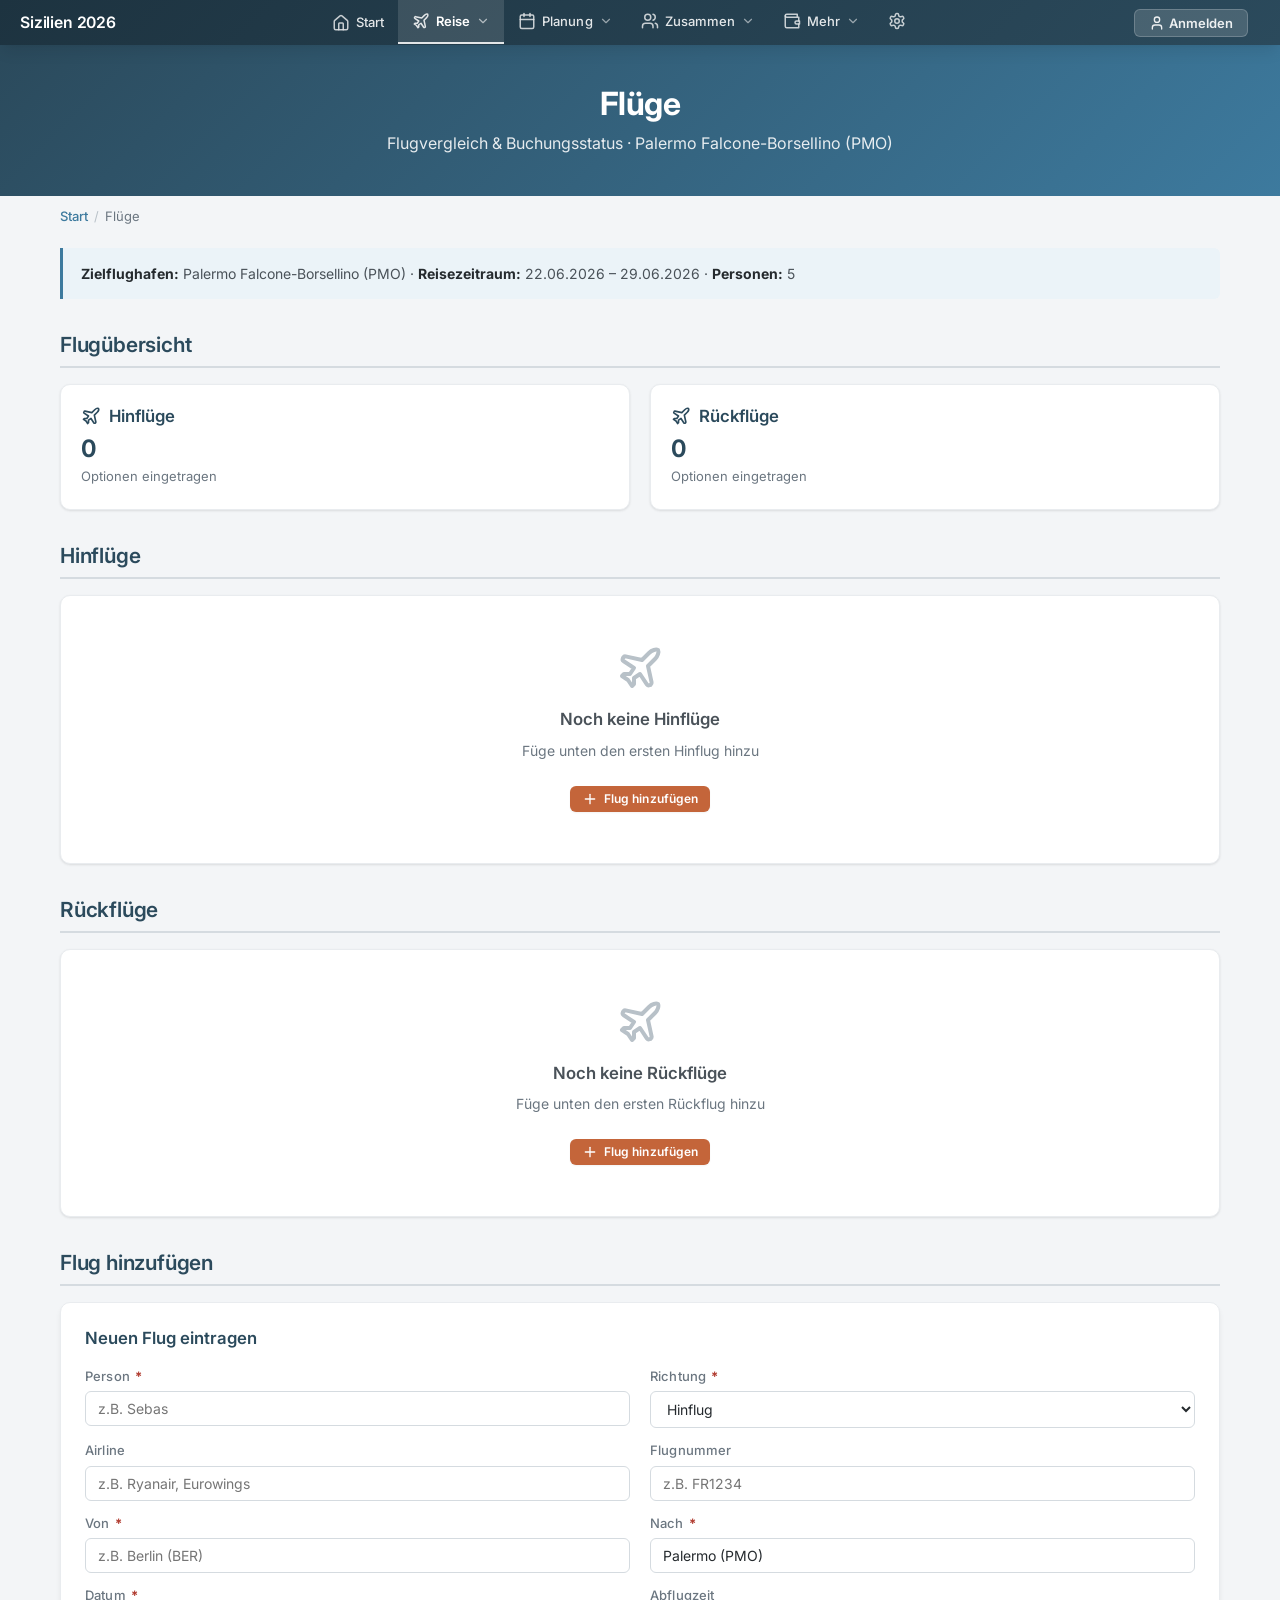
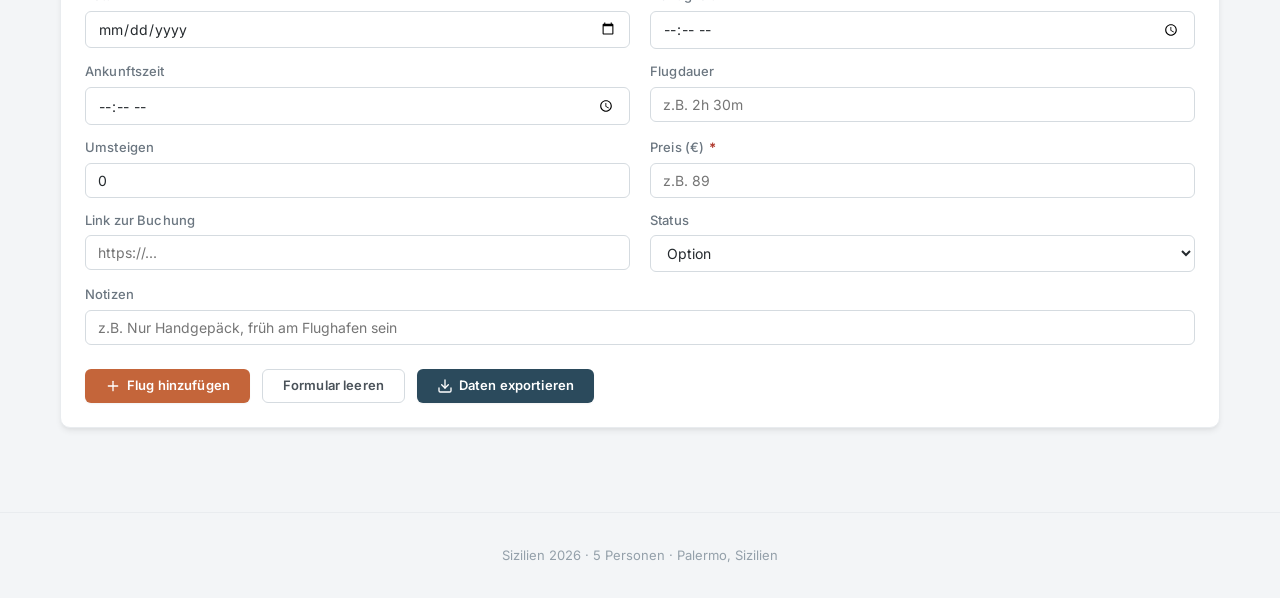
<file: fluege/index.html>
<!DOCTYPE html>
<html lang="de">
<head>
<meta charset="UTF-8">
<meta name="viewport" content="width=device-width, initial-scale=1.0">
<title>Fl&uuml;ge - Sizilien 2026</title>
<link rel="stylesheet" href="../shared/styles.css" />
<link rel="stylesheet" href="styles.css" />
</head>
<body>

<a href="#main-content" class="skip-link">Zum Inhalt springen</a>
<div id="site-nav" data-depth="1" data-title=""></div>

<header>
  <h1>Fl&uuml;ge</h1>
  <p id="header-subtitle">Flugvergleich &amp; Buchungsstatus</p>
</header>

<div class="container" id="main-content">

  <div class="info-box" id="info-box"></div>

  <h2>Flug&uuml;bersicht</h2>

  <div class="flight-summary">
    <div class="flight-summary-card">
      <h3 id="hin-heading"></h3>
      <div class="big-num" id="hin-count">0</div>
      <span class="text-muted text-sm" id="hin-cheapest">Optionen eingetragen</span>
    </div>
    <div class="flight-summary-card">
      <h3 id="rueck-heading"></h3>
      <div class="big-num" id="rueck-count">0</div>
      <span class="text-muted text-sm" id="rueck-cheapest">Optionen eingetragen</span>
    </div>
  </div>

  <h2>Hinfl&uuml;ge</h2>
  <div id="hin-flights"></div>

  <h2>R&uuml;ckfl&uuml;ge</h2>
  <div id="rueck-flights"></div>

  <h2 id="flug-form">Flug hinzuf&uuml;gen</h2>
  <div class="add-form">
    <h3>Neuen Flug eintragen</h3>
    <div class="form-grid">
      <div class="form-group"><label>Person <span class="required">*</span></label><input id="f-person" placeholder="z.B. Sebas"></div>
      <div class="form-group"><label>Richtung <span class="required">*</span></label>
        <select id="f-richtung"><option value="hin">Hinflug</option><option value="rueck">R&uuml;ckflug</option></select>
      </div>
      <div class="form-group"><label>Airline</label><input id="f-airline" placeholder="z.B. Ryanair, Eurowings"></div>
      <div class="form-group"><label>Flugnummer</label><input id="f-flugNr" placeholder="z.B. FR1234"></div>
      <div class="form-group"><label>Von <span class="required">*</span></label><input id="f-von" placeholder="z.B. Berlin (BER)"></div>
      <div class="form-group"><label>Nach <span class="required">*</span></label><input id="f-nach" placeholder="z.B. Palermo (PMO)"></div>
      <div class="form-group"><label>Datum <span class="required">*</span></label><input id="f-datum" type="date"></div>
      <div class="form-group"><label>Abflugzeit</label><input id="f-abflug" type="time"></div>
      <div class="form-group"><label>Ankunftszeit</label><input id="f-ankunft" type="time"></div>
      <div class="form-group"><label>Flugdauer</label><input id="f-dauer" placeholder="z.B. 2h 30m"></div>
      <div class="form-group"><label>Umsteigen</label><input id="f-umsteigen" type="number" value="0" min="0"></div>
      <div class="form-group"><label>Preis (&euro;) <span class="required">*</span></label><input id="f-preis" type="number" placeholder="z.B. 89"></div>
      <div class="form-group"><label>Link zur Buchung</label><input id="f-link" type="url" placeholder="https://..."></div>
      <div class="form-group"><label>Status</label>
        <select id="f-status"><option value="option">Option</option><option value="gebucht">Gebucht</option><option value="offen">Noch offen</option></select>
      </div>
      <div class="form-group full"><label>Notizen</label><input id="f-notizen" placeholder="z.B. Nur Handgep&auml;ck, fr&uuml;h am Flughafen sein"></div>
      <div class="form-actions">
        <button class="btn btn-primary" onclick="addFlug()">Flug hinzuf&uuml;gen</button>
        <button class="btn btn-ghost" onclick="clearForm()">Formular leeren</button>
        <button class="btn btn-secondary" onclick="exportData()">Daten exportieren</button>
      </div>
    </div>
  </div>

</div>

<div class="toast" id="toast"></div>
<footer></footer>

<script src="../shared/icons.js"></script>
<script src="../shared/config.js"></script>
<script src="../shared/data.js"></script>
<script src="../shared/helpers.js"></script>
<script src="../shared/personen.js"></script>
<script src="../shared/nav.js"></script>
<script src="fluege.js"></script>
<script>
(function() {
  var SECTION = 'fluege';
  var config = SizilienConfig.load();
  var fluege = DataStore.get(SECTION, FLUEGE);

  // ─── Header & Info from config ───
  document.getElementById('header-subtitle').innerHTML =
    'Flugvergleich &amp; Buchungsstatus \u00B7 ' + esc(config.zielflughafen);

  document.getElementById('info-box').innerHTML =
    '<strong>Zielflughafen:</strong> ' + esc(config.zielflughafen) + ' \u00B7 ' +
    '<strong>Reisezeitraum:</strong> ' + SizilienConfig.formatDateRange() + ' \u00B7 ' +
    '<strong>Personen:</strong> ' + config.personen;

  // ─── Summary headings with icons ───
  document.getElementById('hin-heading').innerHTML = Icons.plane({size: 20}) + ' Hinfl\u00FCge';
  document.getElementById('rueck-heading').innerHTML = Icons.plane({size: 20}) + ' R\u00FCckfl\u00FCge';

  // ─── Set default airport in form ───
  var nachField = document.getElementById('f-nach');
  if (nachField && !nachField.value) {
    // Extract short airport name from config, e.g. "Palermo (PMO)" from "Palermo Falcone-Borsellino (PMO)"
    var airport = config.zielflughafen || '';
    var match = airport.match(/\(([^)]+)\)/);
    var city = airport.split(/\s+(Falcone|International|Airport)/i)[0] || airport.split('(')[0].trim();
    nachField.value = match ? city + ' (' + match[1] + ')' : airport;
  }

  // ─── Form button icons (set after Icons is loaded) ───
  var formActions = document.querySelector('.form-actions');
  if (formActions) {
    formActions.innerHTML =
      '<button class="btn btn-primary" onclick="addFlug()">' + Icons.plus({size:16}) + ' Flug hinzuf\u00FCgen</button>' +
      '<button class="btn btn-ghost" onclick="clearForm()">Formular leeren</button>' +
      '<button class="btn btn-secondary" onclick="exportData()">' + Icons.download({size:16}) + ' Daten exportieren</button>';
  }

  // ─── Render ───
  function renderFlights() {
    fluege = DataStore.get(SECTION, FLUEGE);

    var hin = fluege.filter(function(f) { return f.richtung === 'hin'; });
    var rueck = fluege.filter(function(f) { return f.richtung === 'rueck'; });

    document.getElementById('hin-count').textContent = hin.length;
    document.getElementById('rueck-count').textContent = rueck.length;

    var hinMin = hin.length ? Math.min.apply(null, hin.map(function(f) { return f.preis; })) : null;
    var rueckMin = rueck.length ? Math.min.apply(null, rueck.map(function(f) { return f.preis; })) : null;
    document.getElementById('hin-cheapest').textContent = hinMin !== null ? 'G\u00FCnstigster: ' + hinMin + ' \u20AC' : 'Optionen eingetragen';
    document.getElementById('rueck-cheapest').textContent = rueckMin !== null ? 'G\u00FCnstigster: ' + rueckMin + ' \u20AC' : 'Optionen eingetragen';

    document.getElementById('hin-flights').innerHTML = hin.length ? renderList(hin) :
      '<div class="empty-state">' +
        '<div class="icon">' + Icons.plane({size: 48}) + '</div>' +
        '<h3>Noch keine Hinfl\u00FCge</h3>' +
        '<p>F\u00FCge unten den ersten Hinflug hinzu</p>' +
        '<a href="#flug-form" class="btn btn-primary btn-sm">' + Icons.plus({size: 14}) + ' Flug hinzuf\u00FCgen</a>' +
      '</div>';

    document.getElementById('rueck-flights').innerHTML = rueck.length ? renderList(rueck) :
      '<div class="empty-state">' +
        '<div class="icon">' + Icons.plane({size: 48}) + '</div>' +
        '<h3>Noch keine R\u00FCckfl\u00FCge</h3>' +
        '<p>F\u00FCge unten den ersten R\u00FCckflug hinzu</p>' +
        '<a href="#flug-form" class="btn btn-primary btn-sm">' + Icons.plus({size: 14}) + ' Flug hinzuf\u00FCgen</a>' +
      '</div>';
  }

  function renderList(flights) {
    return flights.sort(function(a, b) { return a.preis - b.preis; }).map(function(f) {
      return '<div class="flight-card">' +
        '<div class="flight-route">' +
          '<div class="airports">' + esc(f.von) + '<span class="arrow"> \u2192 </span>' + esc(f.nach) + '</div>' +
          '<div class="details">' +
            '<strong>' + esc(f.person) + '</strong>' +
            (f.airline ? ' \u00B7 ' + esc(f.airline) : '') +
            (f.flugNr ? ' ' + esc(f.flugNr) : '') +
            ' \u00B7 ' + fmt(f.datum) +
            (f.abflug ? ' \u00B7 ' + f.abflug + (f.ankunft ? ' - ' + f.ankunft : '') : '') +
            (f.dauer ? ' (' + esc(f.dauer) + ')' : '') +
            (f.umsteigen > 0 ? ' \u00B7 ' + f.umsteigen + 'x Umsteigen' : ' \u00B7 Direkt') +
          '</div>' +
          (f.notizen ? '<div class="details text-sm" style="margin-top:4px;font-style:italic">' + esc(f.notizen) + '</div>' : '') +
        '</div>' +
        statusBadge(f.status) +
        '<div class="flight-price">' + f.preis + ' \u20AC</div>' +
        (f.link ? '<a href="' + esc(f.link) + '" target="_blank" class="btn btn-primary btn-sm">' + Icons.externalLink({size: 14}) + ' Buchen</a>' : '') +
        '<div class="item-actions">' +
          '<button class="btn-icon" onclick="deleteFlug(' + f.id + ')" title="Flug l\u00F6schen" aria-label="Flug l\u00F6schen">' + Icons.trash({size: 16}) + '</button>' +
        '</div>' +
      '</div>';
    }).join('');
  }

  // ─── Add flight ───
  window.addFlug = function() {
    clearValidation();
    var ok = true;
    ok = validateRequired('f-person', 'Person ist erforderlich') & ok;
    ok = validateRequired('f-von', 'Abflugort ist erforderlich') & ok;
    ok = validateRequired('f-nach', 'Zielort ist erforderlich') & ok;
    ok = validateRequired('f-datum', 'Datum ist erforderlich') & ok;
    ok = validateRequired('f-preis', 'Preis ist erforderlich') & ok;

    if (!ok) {
      toast('Bitte Pflichtfelder ausf\u00FCllen', 'error');
      return;
    }

    var newFlug = {
      person: document.getElementById('f-person').value.trim(),
      richtung: document.getElementById('f-richtung').value,
      airline: document.getElementById('f-airline').value.trim(),
      flugNr: document.getElementById('f-flugNr').value.trim(),
      von: document.getElementById('f-von').value.trim(),
      nach: document.getElementById('f-nach').value.trim(),
      datum: document.getElementById('f-datum').value,
      abflug: document.getElementById('f-abflug').value,
      ankunft: document.getElementById('f-ankunft').value,
      dauer: document.getElementById('f-dauer').value.trim(),
      umsteigen: parseInt(document.getElementById('f-umsteigen').value) || 0,
      preis: parseFloat(document.getElementById('f-preis').value),
      link: document.getElementById('f-link').value.trim(),
      status: document.getElementById('f-status').value,
      notizen: document.getElementById('f-notizen').value.trim()
    };

    fluege = DataStore.add(SECTION, newFlug, FLUEGE);
    renderFlights();
    clearForm();
    toast('Flug hinzugef\u00FCgt!');
  };

  // ─── Delete flight ───
  window.deleteFlug = function(id) {
    var flug = fluege.find(function(f) { return f.id === id; });
    var label = flug ? (flug.von + ' \u2192 ' + flug.nach + ' (' + flug.person + ')') : 'Diesen Flug';

    confirmModal(
      'Flug l\u00F6schen?',
      label + ' wirklich l\u00F6schen? Diese Aktion kann nicht r\u00FCckg\u00E4ngig gemacht werden.',
      function() {
        fluege = DataStore.remove(SECTION, id, FLUEGE);
        renderFlights();
        toast('Flug gel\u00F6scht');
      },
      { confirmLabel: 'L\u00F6schen', danger: true }
    );
  };

  // ─── Clear form ───
  window.clearForm = function() {
    var airport = config.zielflughafen || '';
    var match = airport.match(/\(([^)]+)\)/);
    var city = airport.split(/\s+(Falcone|International|Airport)/i)[0] || airport.split('(')[0].trim();
    var defaultNach = match ? city + ' (' + match[1] + ')' : airport;

    document.querySelectorAll('.add-form input').forEach(function(el) {
      if (el.id === 'f-nach') { el.value = defaultNach; return; }
      if (el.id === 'f-umsteigen') { el.value = '0'; return; }
      el.value = '';
    });
    clearValidation();
  };

  // ─── Export ───
  window.exportData = function() {
    var json = DataStore.exportJSON(SECTION, FLUEGE);
    var blob = new Blob(['const FLUEGE = ' + json + ';\n'], { type: 'application/javascript' });
    var a = document.createElement('a');
    a.href = URL.createObjectURL(blob);
    a.download = 'fluege.js';
    a.click();
    toast('fluege.js exportiert!');
  };

  // ─── Initial render ───
  renderFlights();
})();
</script>
</body>
</html>
</file>
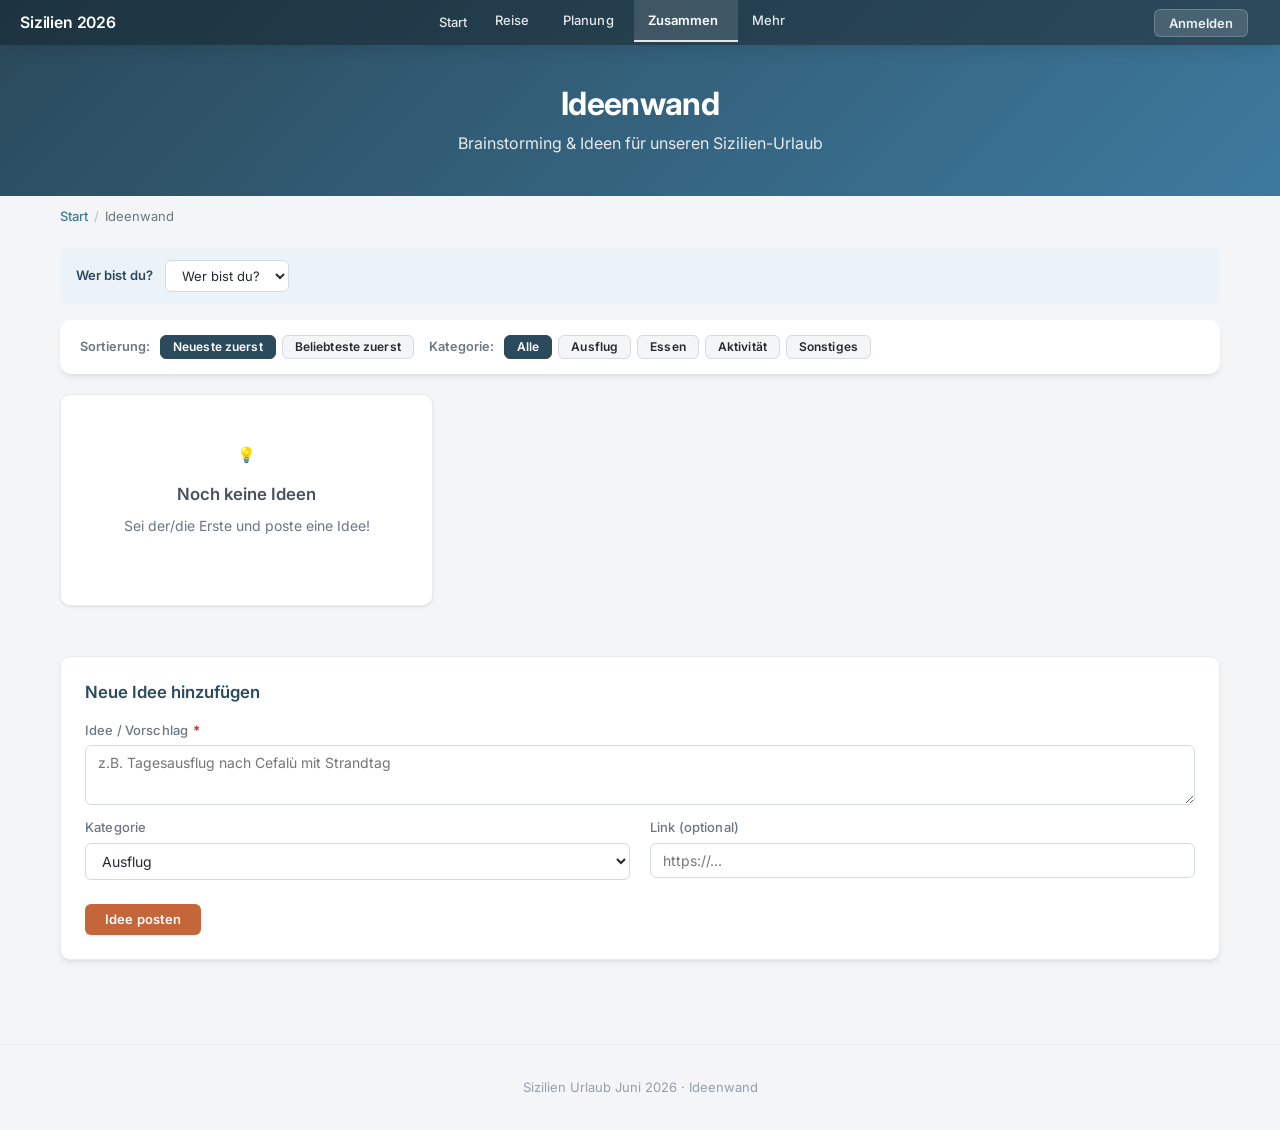
<file: ideenwand/index.html>
<!DOCTYPE html>
<html lang="de">
<head>
<meta charset="UTF-8">
<meta name="viewport" content="width=device-width, initial-scale=1.0">
<title>Ideenwand - Sizilien Juni 2026</title>
<link rel="stylesheet" href="../shared/styles.css" />
<link rel="stylesheet" href="../shared/auth.css" />
<link rel="stylesheet" href="styles.css" />
</head>
<body>

<div id="site-nav" data-depth="1"></div>

<header>
  <h1>Ideenwand</h1>
  <p>Brainstorming &amp; Ideen f&uuml;r unseren Sizilien-Urlaub</p>
</header>

<div class="container">

  <!-- Wer bist du? -->
  <div class="voting-user-select" id="user-select-container">
    <label>Wer bist du?</label>
  </div>

  <!-- Controls: Sort + Filter -->
  <div class="ideen-controls">
    <div class="sort-buttons">
      <label>Sortierung:</label>
      <button class="btn btn-sm sort-btn active" onclick="setSort('newest')" id="sort-newest">Neueste zuerst</button>
      <button class="btn btn-sm sort-btn" onclick="setSort('popular')" id="sort-popular">Beliebteste zuerst</button>
    </div>
    <div class="filter-buttons">
      <label>Kategorie:</label>
      <button class="btn btn-sm filter-btn active" onclick="setFilter('alle')" data-filter="alle">Alle</button>
      <button class="btn btn-sm filter-btn cat-ausflug" onclick="setFilter('Ausflug')" data-filter="Ausflug">Ausflug</button>
      <button class="btn btn-sm filter-btn cat-essen" onclick="setFilter('Essen')" data-filter="Essen">Essen</button>
      <button class="btn btn-sm filter-btn cat-aktivitaet" onclick="setFilter('Aktivit\u00e4t')" data-filter="Aktivit&auml;t">Aktivit&auml;t</button>
      <button class="btn btn-sm filter-btn cat-sonstiges" onclick="setFilter('Sonstiges')" data-filter="Sonstiges">Sonstiges</button>
    </div>
  </div>

  <!-- Ideas Grid -->
  <div class="ideen-grid" id="ideen-grid"></div>

  <!-- Neue Idee Form -->
  <div class="add-form" id="new-idea-form">
    <h3>Neue Idee hinzuf&uuml;gen</h3>
    <div class="form-grid">
      <div class="form-group full">
        <label>Idee / Vorschlag <span class="required">*</span></label>
        <textarea id="idee-text" placeholder="z.B. Tagesausflug nach Cefal&ugrave; mit Strandtag" rows="2"></textarea>
      </div>
      <div class="form-group">
        <label>Kategorie</label>
        <select id="idee-kategorie">
          <option value="Ausflug">Ausflug</option>
          <option value="Essen">Essen</option>
          <option value="Aktivit&auml;t">Aktivit&auml;t</option>
          <option value="Sonstiges">Sonstiges</option>
        </select>
      </div>
      <div class="form-group">
        <label>Link (optional)</label>
        <input type="url" id="idee-link" placeholder="https://...">
      </div>
      <div class="form-actions">
        <button class="btn btn-primary" onclick="addIdee()">Idee posten</button>
      </div>
    </div>
  </div>

</div>

<div class="toast" id="toast"></div>

<footer>Sizilien Urlaub Juni 2026 &middot; Ideenwand</footer>

<script src="../shared/helpers.js"></script>
<script src="../shared/personen.js"></script>
<script src="../shared/auth.js"></script>
<script src="../shared/data-sync.js"></script>
<script src="../shared/nav.js"></script>
<script>
// ─── State ───
var IDEEN_KEY = 'sizilien2026_ideen';
var currentSort = 'newest';
var currentFilter = 'alle';

function getIdeen() {
  try { return JSON.parse(localStorage.getItem(IDEEN_KEY)) || []; }
  catch(e) { return []; }
}
function saveIdeen(ideen) {
  localStorage.setItem(IDEEN_KEY, JSON.stringify(ideen));
}

// ─── User Select ───
function onUserChange() {
  var sel = document.getElementById('user-select-container-select');
  if (sel) {
    setActiveUser(sel.value);
    renderAll();
  }
}

function renderUserSelect() {
  var container = document.getElementById('user-select-container');
  container.innerHTML = '<label>Wer bist du?</label> ' + renderPersonSelect('user-select-container', 'onUserChange()');
}

// ─── Sort & Filter ───
function setSort(sort) {
  currentSort = sort;
  document.querySelectorAll('.sort-btn').forEach(function(b) { b.classList.remove('active'); });
  document.getElementById('sort-' + sort).classList.add('active');
  renderIdeen();
}

function setFilter(filter) {
  currentFilter = filter;
  document.querySelectorAll('.filter-btn').forEach(function(b) { b.classList.remove('active'); });
  document.querySelectorAll('.filter-btn[data-filter="' + filter + '"]').forEach(function(b) { b.classList.add('active'); });
  renderIdeen();
}

// ─── Render Ideas ───
function renderIdeen() {
  var container = document.getElementById('ideen-grid');
  var ideen = getIdeen();

  // Filter
  if (currentFilter !== 'alle') {
    ideen = ideen.filter(function(i) { return i.kategorie === currentFilter; });
  }

  // Sort
  if (currentSort === 'newest') {
    ideen.sort(function(a, b) { return new Date(b.datum) - new Date(a.datum); });
  } else {
    ideen.sort(function(a, b) {
      var la = a.likes ? Object.keys(a.likes).length : 0;
      var lb = b.likes ? Object.keys(b.likes).length : 0;
      return lb - la;
    });
  }

  if (ideen.length === 0) {
    container.innerHTML = '<div class="empty-state"><div class="icon">&#128161;</div><h3>Noch keine Ideen</h3><p>Sei der/die Erste und poste eine Idee!</p></div>';
    return;
  }

  var html = '';
  ideen.forEach(function(idee, index) {
    var person = getReisenderById(idee.person);
    var likeCount = idee.likes ? Object.keys(idee.likes).length : 0;
    var activeUser = getActiveUser();
    var hasLiked = activeUser && idee.likes && idee.likes[activeUser];

    // Category styling
    var catClass = 'cat-sonstiges';
    if (idee.kategorie === 'Ausflug') catClass = 'cat-ausflug';
    else if (idee.kategorie === 'Essen') catClass = 'cat-essen';
    else if (idee.kategorie === 'Aktivit\u00e4t') catClass = 'cat-aktivitaet';

    // Random tilt
    var tiltDeg = ((index * 7 + 3) % 7) - 3; // Range: -3 to 3 degrees

    html += '<div class="idee-card ' + catClass + '" style="--tilt:' + tiltDeg + 'deg">';

    // Category badge
    html += '<div class="idee-cat-badge ' + catClass + '">' + esc(idee.kategorie) + '</div>';

    // Delete button
    html += '<button class="idee-delete-btn" onclick="deleteIdee(\'' + esc(idee.id) + '\')" title="L\u00F6schen">&times;</button>';

    // Text
    html += '<div class="idee-text">' + esc(idee.text) + '</div>';

    // Link
    if (idee.link) {
      html += '<a class="idee-link" href="' + esc(idee.link) + '" target="_blank" rel="noopener">Link ansehen</a>';
    }

    // Footer: person + timestamp
    html += '<div class="idee-footer">';
    if (person) {
      html += '<div class="idee-author">' + renderInitiale(person, 24) + ' <span>' + esc(person.name) + '</span></div>';
    }
    html += '<span class="idee-time">' + formatTime(idee.datum) + '</span>';
    html += '</div>';

    // Like bar
    html += '<div class="idee-like-bar">';
    html += '<button class="like-btn' + (hasLiked ? ' liked' : '') + '" onclick="toggleLike(\'' + esc(idee.id) + '\')">';
    html += '&#128077; ' + likeCount;
    html += '</button>';

    // Liker initials
    if (idee.likes) {
      html += '<div class="like-voters">';
      Object.keys(idee.likes).forEach(function(uid) {
        var r = getReisenderById(uid);
        if (r) html += renderInitiale(r, 20);
      });
      html += '</div>';
    }

    html += '</div>';
    html += '</div>';
  });

  container.innerHTML = html;
}

function formatTime(isoStr) {
  var d = new Date(isoStr);
  return d.toLocaleDateString('de-DE', { day: '2-digit', month: '2-digit', year: 'numeric' }) +
    ' ' + d.toLocaleTimeString('de-DE', { hour: '2-digit', minute: '2-digit' });
}

// ─── Like ───
function toggleLike(ideeId) {
  var activeUser = getActiveUser();
  if (!activeUser) {
    toast('Bitte w\u00E4hle zuerst aus, wer du bist!', 'error');
    return;
  }

  var ideen = getIdeen();
  var idee = ideen.find(function(i) { return i.id === ideeId; });
  if (!idee) return;

  if (!idee.likes) idee.likes = {};

  if (idee.likes[activeUser]) {
    delete idee.likes[activeUser];
  } else {
    idee.likes[activeUser] = true;
  }

  saveIdeen(ideen);
  renderIdeen();
}

// ─── Delete ───
function deleteIdee(ideeId) {
  if (!confirm('Idee wirklich l\u00F6schen?')) return;
  var ideen = getIdeen();
  ideen = ideen.filter(function(i) { return i.id !== ideeId; });
  saveIdeen(ideen);
  renderIdeen();
  toast('Idee gel\u00F6scht');
}

// ─── Add Idea ───
function addIdee() {
  var activeUser = getActiveUser();
  if (!activeUser) {
    toast('Bitte w\u00E4hle zuerst aus, wer du bist!', 'error');
    return;
  }

  var text = document.getElementById('idee-text').value.trim();
  if (!text) {
    toast('Bitte Idee eingeben!', 'error');
    return;
  }

  var kategorie = document.getElementById('idee-kategorie').value;
  var link = document.getElementById('idee-link').value.trim();

  var ideen = getIdeen();
  ideen.push({
    id: 'i' + Date.now(),
    text: text,
    kategorie: kategorie,
    person: activeUser,
    link: link || '',
    datum: new Date().toISOString(),
    likes: {}
  });

  saveIdeen(ideen);

  // Reset form
  document.getElementById('idee-text').value = '';
  document.getElementById('idee-link').value = '';

  renderIdeen();
  toast('Idee gepostet!');
}

// ─── Render All ───
function renderAll() {
  renderUserSelect();
  renderIdeen();
}

renderAll();
</script>
</body>
</html>
</file>
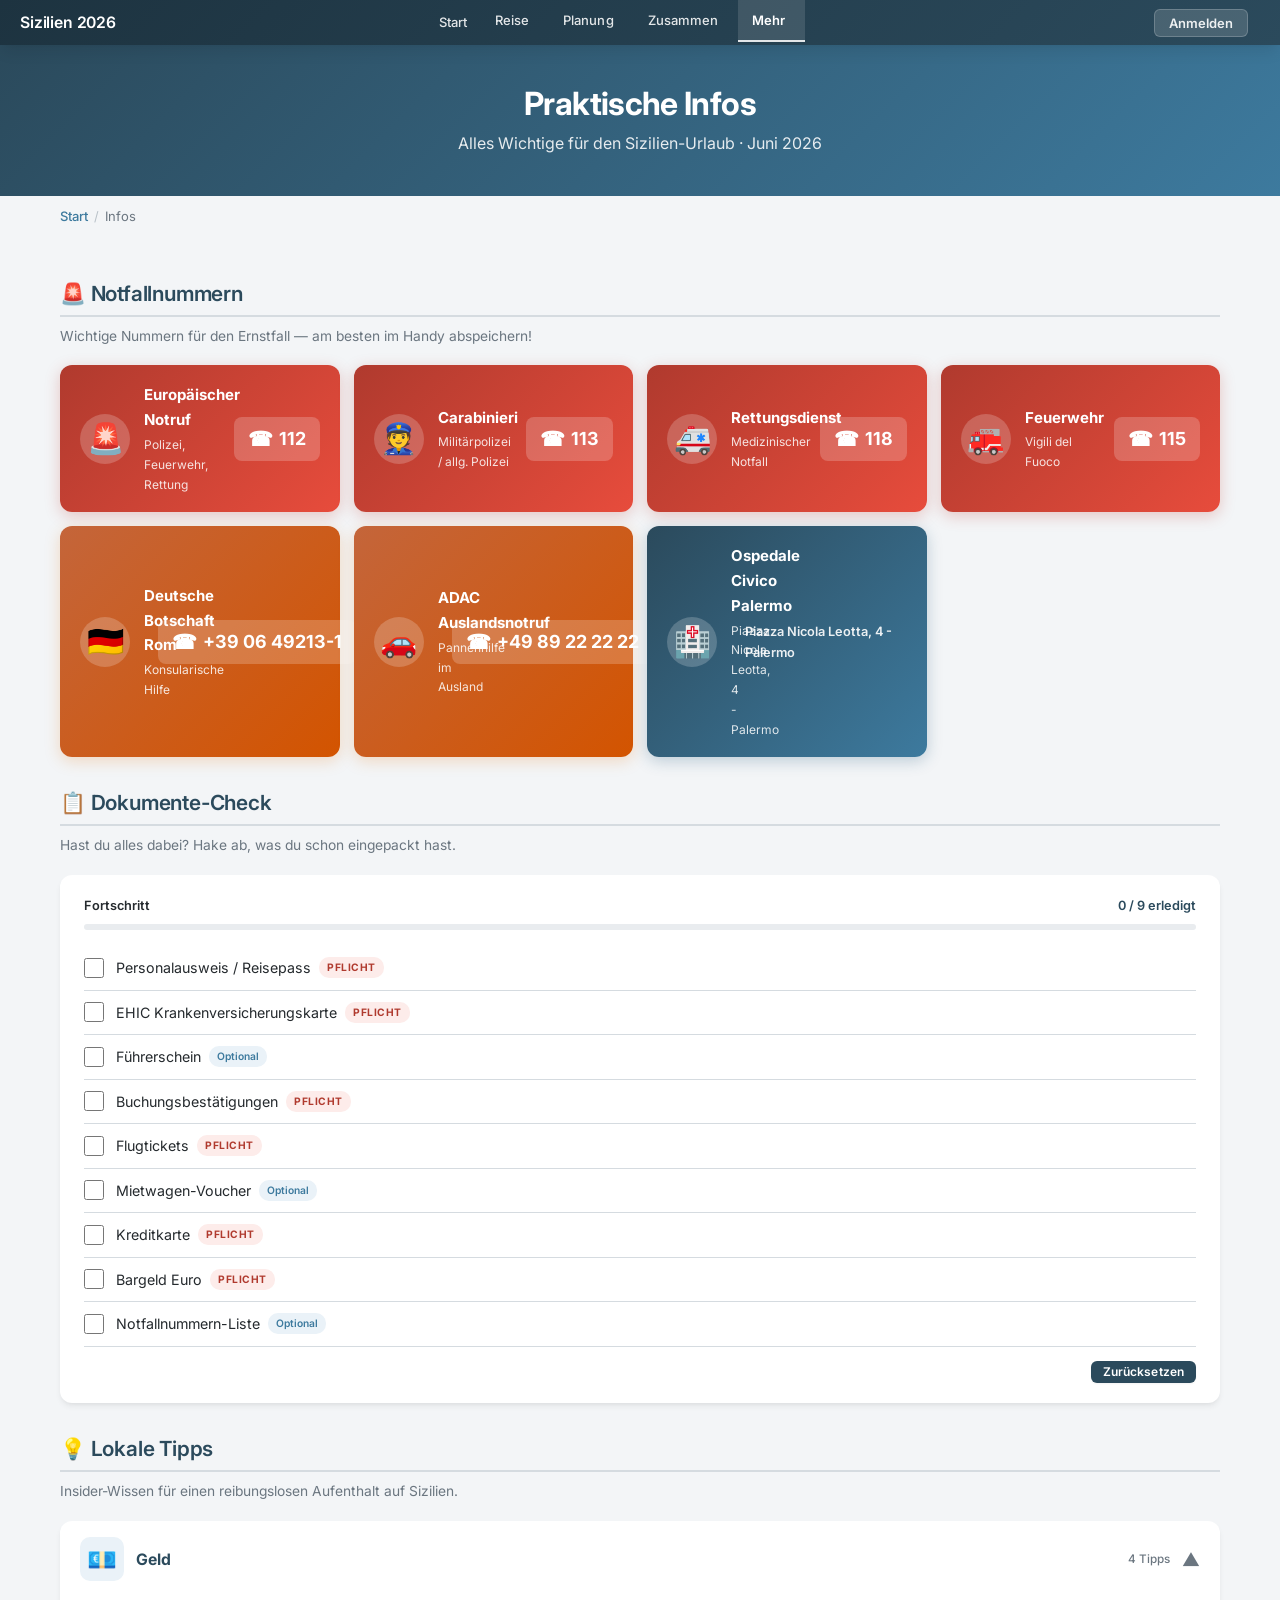
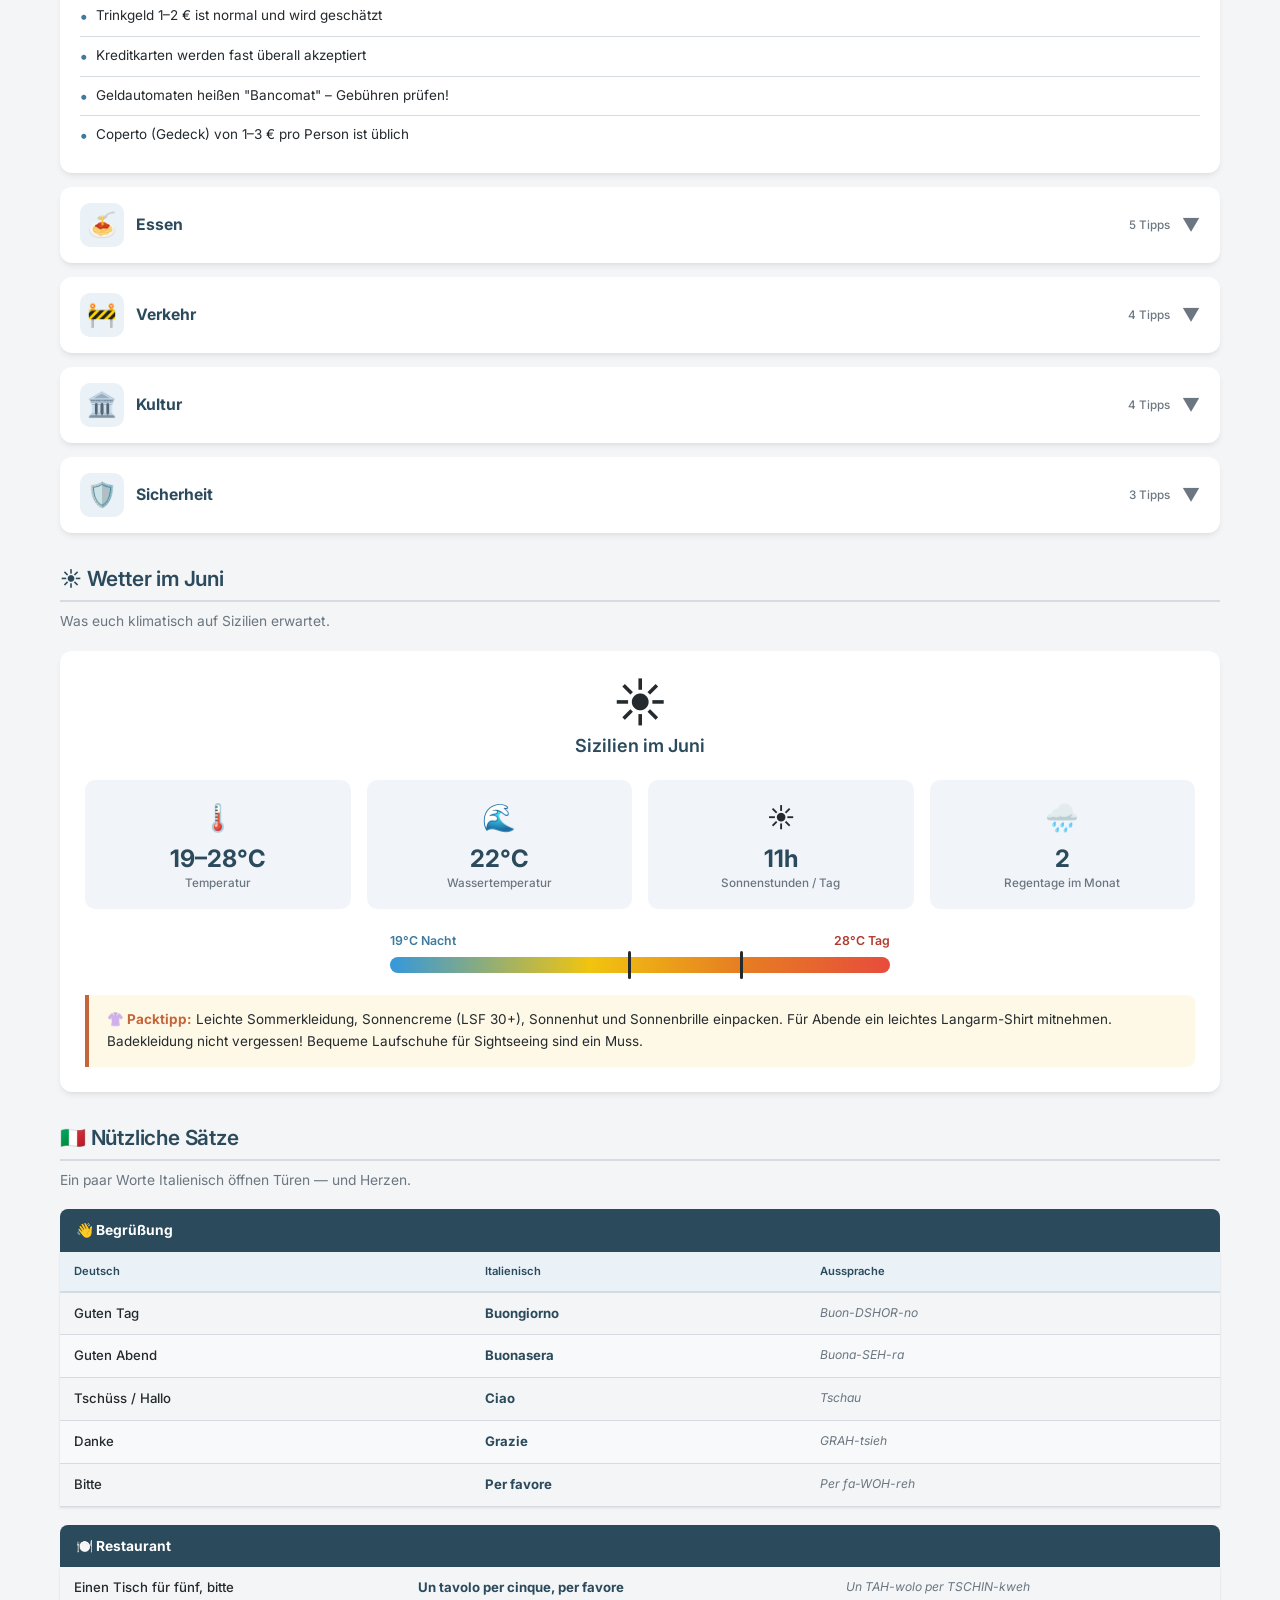
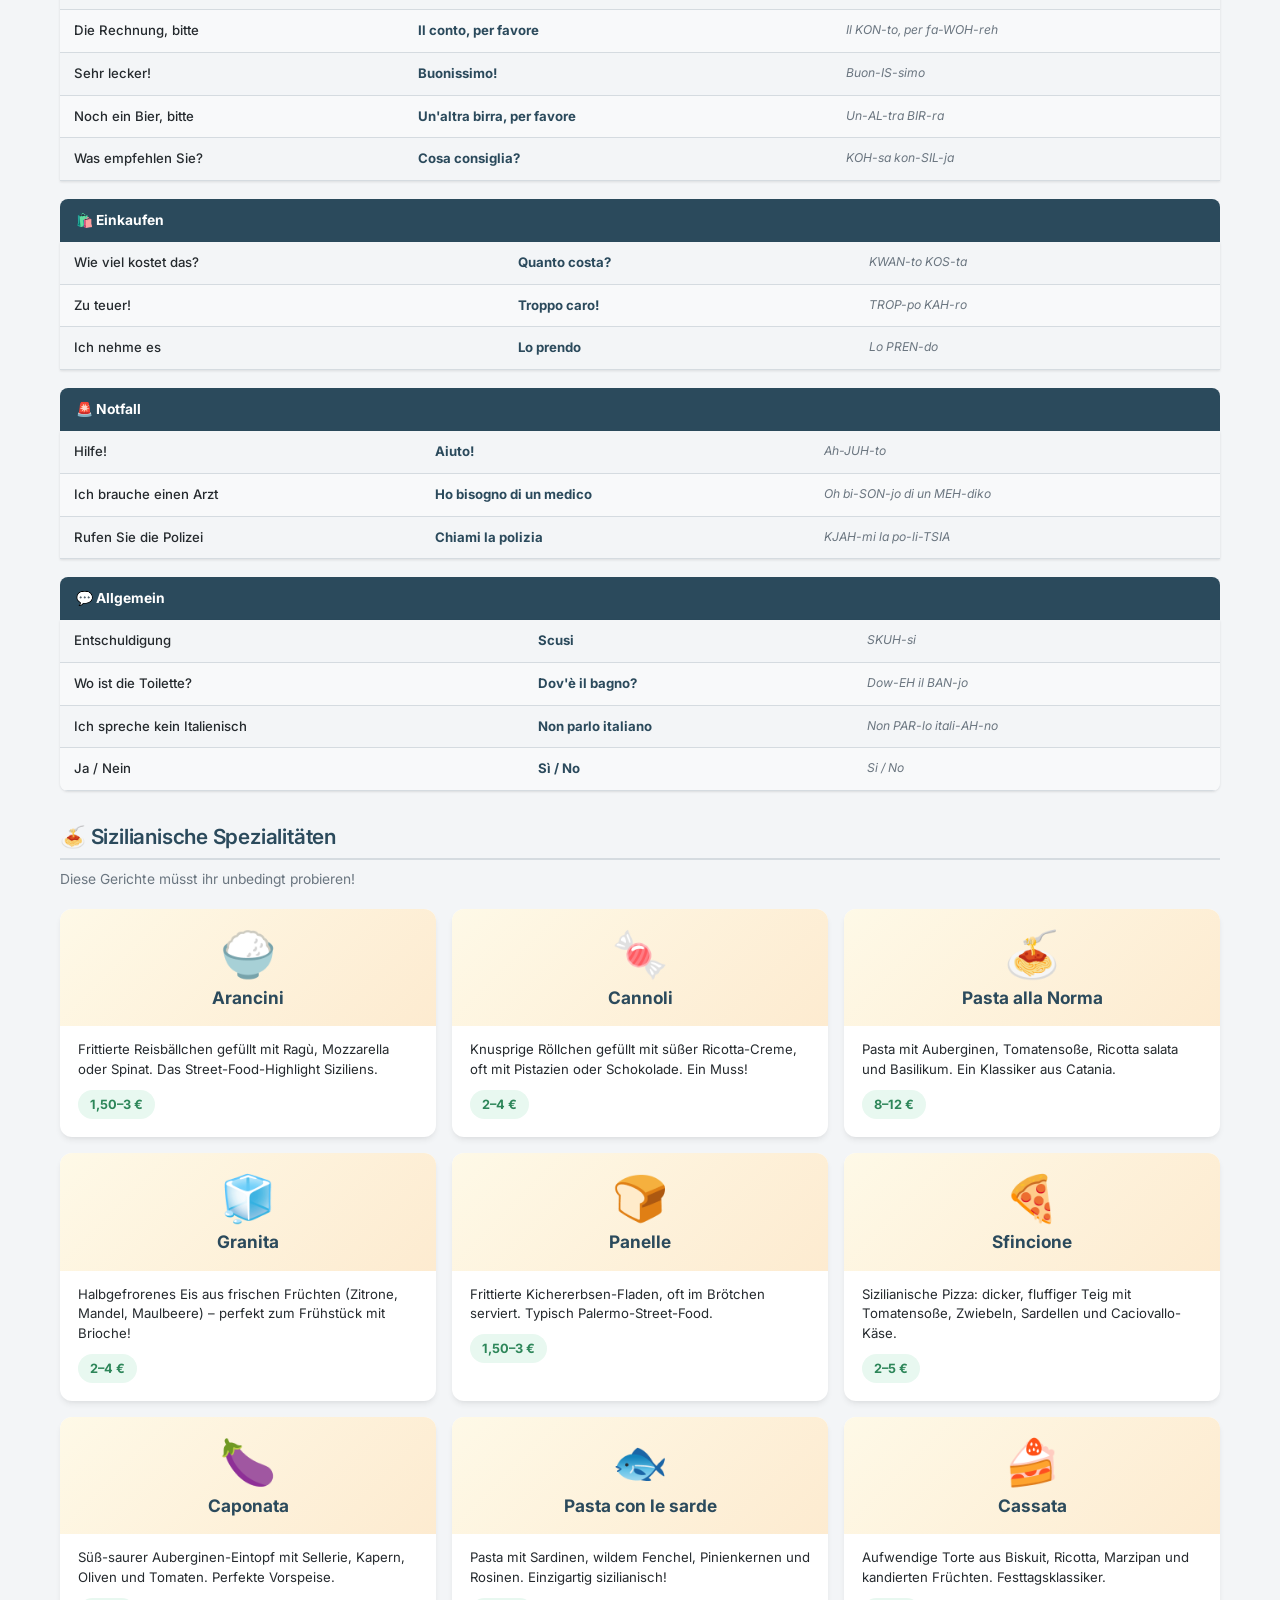
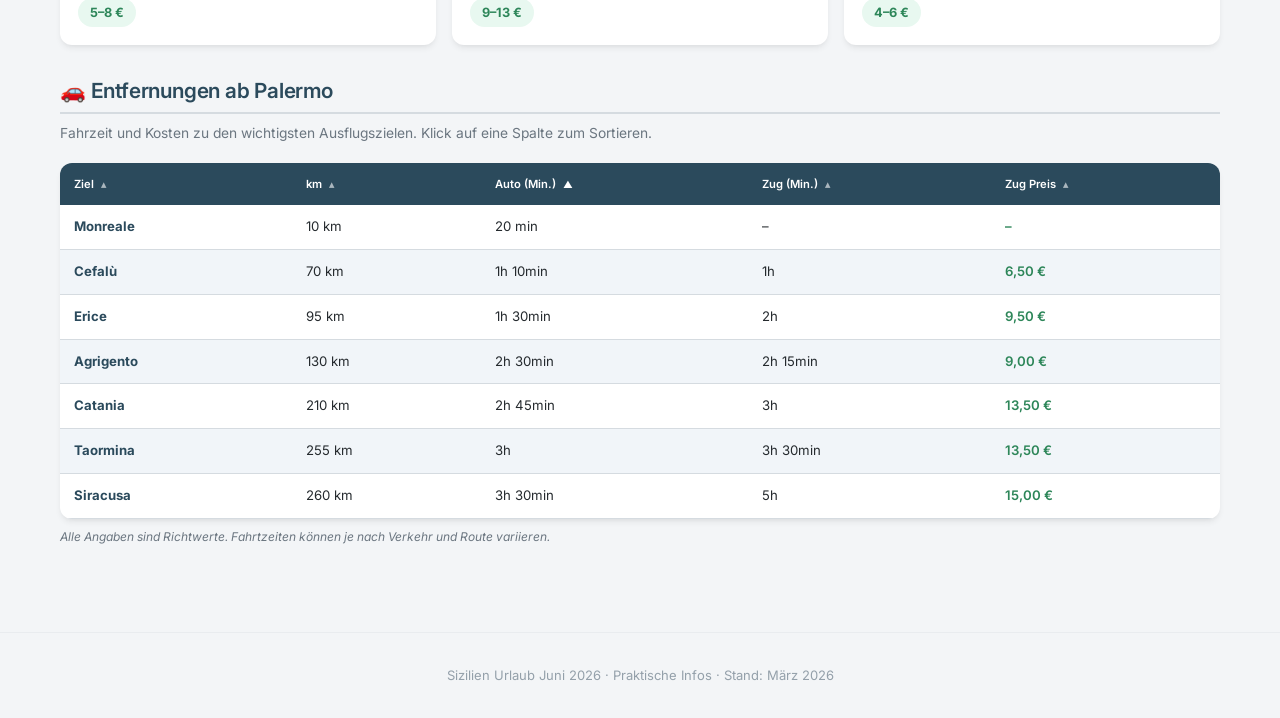
<file: infos/index.html>
<!DOCTYPE html>
<html lang="de">
<head>
<meta charset="UTF-8">
<meta name="viewport" content="width=device-width, initial-scale=1.0">
<title>Praktische Infos - Sizilien Juni 2026</title>
<link rel="stylesheet" href="../shared/styles.css" />
<link rel="stylesheet" href="styles.css" />
</head>
<body>

<div id="site-nav" data-depth="1"></div>

<header>
  <h1>Praktische Infos</h1>
  <p>Alles Wichtige f&uuml;r den Sizilien-Urlaub &middot; Juni 2026</p>
</header>

<div class="container">

  <!-- ─── Notfallnummern ─── -->
  <h2>&#x1F6A8; Notfallnummern</h2>
  <p class="section-intro">Wichtige Nummern f&uuml;r den Ernstfall &mdash; am besten im Handy abspeichern!</p>
  <div class="notfall-grid" id="notfall-grid"></div>

  <!-- ─── Dokumente Checkliste ─── -->
  <h2>&#x1F4CB; Dokumente-Check</h2>
  <p class="section-intro">Hast du alles dabei? Hake ab, was du schon eingepackt hast.</p>
  <div class="dokumente-list" id="dokumente-list"></div>

  <!-- ─── Lokale Tipps ─── -->
  <h2>&#x1F4A1; Lokale Tipps</h2>
  <p class="section-intro">Insider-Wissen f&uuml;r einen reibungslosen Aufenthalt auf Sizilien.</p>
  <div class="tipps-grid" id="tipps-grid"></div>

  <!-- ─── Wetter ─── -->
  <h2>&#x2600;&#xFE0F; Wetter im Juni</h2>
  <p class="section-intro">Was euch klimatisch auf Sizilien erwartet.</p>
  <div class="wetter-widget" id="wetter-widget"></div>

  <!-- ─── Nützliche Sätze ─── -->
  <h2>&#x1F1EE;&#x1F1F9; N&uuml;tzliche S&auml;tze</h2>
  <p class="section-intro">Ein paar Worte Italienisch &ouml;ffnen T&uuml;ren &mdash; und Herzen.</p>
  <div class="saetze-wrapper" id="saetze-wrapper"></div>

  <!-- ─── Spezialitäten ─── -->
  <h2>&#x1F35D; Sizilianische Spezialit&auml;ten</h2>
  <p class="section-intro">Diese Gerichte m&uuml;sst ihr unbedingt probieren!</p>
  <div class="food-grid" id="food-grid"></div>

  <!-- ─── Entfernungen ─── -->
  <h2>&#x1F697; Entfernungen ab Palermo</h2>
  <p class="section-intro">Fahrzeit und Kosten zu den wichtigsten Ausflugszielen. Klick auf eine Spalte zum Sortieren.</p>
  <div class="entfernungen-wrapper" id="entfernungen-wrapper"></div>

</div>

<footer>Sizilien Urlaub Juni 2026 &middot; Praktische Infos &middot; Stand: M&auml;rz 2026</footer>

<script src="../shared/helpers.js"></script>
<script src="../shared/personen.js"></script>
<script src="../shared/nav.js"></script>
<script src="infos.js"></script>
<script>
// ─── Notfallnummern rendern ───
(function() {
  var html = '';
  NOTFALLNUMMERN.forEach(function(n, i) {
    var colorClass = i < 4 ? '' : (i < 6 ? ' orange' : ' blue');
    html += '<div class="notfall-card' + colorClass + '">';
    html += '<div class="notfall-icon">' + n.icon + '</div>';
    html += '<div class="notfall-info">';
    html += '<div class="notfall-name">' + esc(n.name) + '</div>';
    html += '<div class="notfall-beschreibung">' + esc(n.beschreibung) + '</div>';
    html += '</div>';
    if (n.nummer) {
      var tel = n.nummer.replace(/[\s\-]/g, '');
      html += '<a href="tel:' + tel + '" class="notfall-nummer">' + esc(n.nummer) + '</a>';
    } else {
      html += '<span class="notfall-no-phone">' + esc(n.beschreibung) + '</span>';
    }
    html += '</div>';
  });
  document.getElementById('notfall-grid').innerHTML = html;
})();

// ─── Dokumente Checkliste ───
(function() {
  var STORAGE_KEY = 'sizilien2026_infos_docs';

  function loadChecked() {
    try {
      return JSON.parse(localStorage.getItem(STORAGE_KEY)) || {};
    } catch(e) {
      return {};
    }
  }

  function saveChecked(obj) {
    localStorage.setItem(STORAGE_KEY, JSON.stringify(obj));
  }

  function render() {
    var checked = loadChecked();
    var total = DOKUMENTE_CHECK.length;
    var done = 0;

    var items = '';
    DOKUMENTE_CHECK.forEach(function(doc, i) {
      var isChecked = !!checked[i];
      if (isChecked) done++;
      var badge = doc.pflicht
        ? '<span class="dok-pflicht">Pflicht</span>'
        : '<span class="dok-optional">Optional</span>';
      items += '<div class="dok-item' + (isChecked ? ' checked' : '') + '">' +
        '<input type="checkbox" id="dok-' + i + '"' + (isChecked ? ' checked' : '') + '>' +
        '<label for="dok-' + i + '">' + esc(doc.name) + ' ' + badge + '</label>' +
        '</div>';
    });

    var pct = total > 0 ? Math.round(done / total * 100) : 0;
    var progressColor = pct === 100 ? 'var(--green)' : (pct > 50 ? 'var(--accent)' : 'var(--primary-light)');

    var html = '<div class="dokumente-progress">' +
      '<div class="dokumente-progress-text">' +
        '<span>Fortschritt</span>' +
        '<span class="count">' + done + ' / ' + total + ' erledigt</span>' +
      '</div>' +
      '<div class="progress-bar"><div class="progress-fill" style="width:' + pct + '%;background:' + progressColor + '"></div></div>' +
      '</div>' +
      items +
      '<div class="dok-reset">' +
        '<button class="btn btn-sm btn-secondary" id="dok-reset-btn">Zur\u00fccksetzen</button>' +
      '</div>';

    document.getElementById('dokumente-list').innerHTML = html;

    // Event listeners
    DOKUMENTE_CHECK.forEach(function(doc, i) {
      var cb = document.getElementById('dok-' + i);
      if (cb) {
        cb.addEventListener('change', function() {
          var c = loadChecked();
          if (this.checked) {
            c[i] = true;
          } else {
            delete c[i];
          }
          saveChecked(c);
          render();
        });
      }
    });

    var resetBtn = document.getElementById('dok-reset-btn');
    if (resetBtn) {
      resetBtn.addEventListener('click', function() {
        localStorage.removeItem(STORAGE_KEY);
        render();
        toast('Checkliste zur\u00fcckgesetzt');
      });
    }
  }

  render();
})();

// ─── Lokale Tipps (Collapsible) ───
(function() {
  var html = '';
  LOKALE_TIPPS.forEach(function(kat, i) {
    html += '<div class="tipp-card" data-tipp="' + i + '">';
    html += '<button class="tipp-header" aria-expanded="false" aria-controls="tipp-body-' + i + '">';
    html += '<div class="tipp-header-icon">' + kat.icon + '</div>';
    html += '<span class="tipp-header-text">' + esc(kat.kategorie) + '</span>';
    html += '<span class="tipp-header-count">' + kat.tipps.length + ' Tipps</span>';
    html += '<span class="tipp-chevron">\u25BC</span>';
    html += '</button>';
    html += '<div class="tipp-body" id="tipp-body-' + i + '">';
    html += '<div class="tipp-body-inner"><ul>';
    kat.tipps.forEach(function(t) {
      html += '<li>' + esc(t) + '</li>';
    });
    html += '</ul></div></div></div>';
  });
  document.getElementById('tipps-grid').innerHTML = html;

  // Toggle logic
  document.getElementById('tipps-grid').addEventListener('click', function(e) {
    var header = e.target.closest('.tipp-header');
    if (!header) return;
    var card = header.closest('.tipp-card');
    var body = card.querySelector('.tipp-body');
    var isOpen = card.classList.contains('open');

    if (isOpen) {
      card.classList.remove('open');
      body.style.maxHeight = '0';
      header.setAttribute('aria-expanded', 'false');
    } else {
      card.classList.add('open');
      body.style.maxHeight = body.scrollHeight + 'px';
      header.setAttribute('aria-expanded', 'true');
    }
  });

  // Open first card by default
  var firstCard = document.querySelector('.tipp-card');
  if (firstCard) {
    firstCard.classList.add('open');
    var firstBody = firstCard.querySelector('.tipp-body');
    var firstHeader = firstCard.querySelector('.tipp-header');
    if (firstBody) firstBody.style.maxHeight = firstBody.scrollHeight + 'px';
    if (firstHeader) firstHeader.setAttribute('aria-expanded', 'true');
  }
})();

// ─── Wetter Widget ───
(function() {
  var w = WETTER_JUNI;
  // Temperature bar position (scale 0-40)
  var minPos = (w.min / 40) * 100;
  var maxPos = (w.max / 40) * 100;
  var avgPos = ((w.min + w.max) / 2 / 40) * 100;

  var html = '<div class="wetter-header">' +
    '<span class="sun-icon">\u2600\uFE0F</span>' +
    '<h3>Sizilien im Juni</h3>' +
    '</div>';

  html += '<div class="wetter-stats">' +
    '<div class="wetter-stat">' +
      '<div class="wetter-stat-icon">\u{1F321}\uFE0F</div>' +
      '<div class="wetter-stat-value">' + w.min + '\u2013' + w.max + '\u00B0C</div>' +
      '<div class="wetter-stat-label">Temperatur</div>' +
    '</div>' +
    '<div class="wetter-stat">' +
      '<div class="wetter-stat-icon">\u{1F30A}</div>' +
      '<div class="wetter-stat-value">' + w.wassertemp + '\u00B0C</div>' +
      '<div class="wetter-stat-label">Wassertemperatur</div>' +
    '</div>' +
    '<div class="wetter-stat">' +
      '<div class="wetter-stat-icon">\u2600\uFE0F</div>' +
      '<div class="wetter-stat-value">' + w.sonnenstunden + 'h</div>' +
      '<div class="wetter-stat-label">Sonnenstunden / Tag</div>' +
    '</div>' +
    '<div class="wetter-stat">' +
      '<div class="wetter-stat-icon">\u{1F327}\uFE0F</div>' +
      '<div class="wetter-stat-value">' + w.regentage + '</div>' +
      '<div class="wetter-stat-label">Regentage im Monat</div>' +
    '</div>' +
  '</div>';

  html += '<div class="temp-bar-wrap">' +
    '<div class="temp-bar-labels">' +
      '<span class="min">' + w.min + '\u00B0C Nacht</span>' +
      '<span class="max">' + w.max + '\u00B0C Tag</span>' +
    '</div>' +
    '<div class="temp-bar">' +
      '<div class="temp-bar-indicator" style="left:' + minPos + '%"></div>' +
      '<div class="temp-bar-indicator" style="left:' + maxPos + '%"></div>' +
    '</div>' +
  '</div>';

  html += '<div class="wetter-empfehlung">' +
    '<strong>\u{1F45A} Packtipp:</strong> ' + esc(w.empfehlung) +
  '</div>';

  document.getElementById('wetter-widget').innerHTML = html;
})();

// ─── Nützliche Sätze ───
(function() {
  // Group by category
  var kategorien = [];
  var katMap = {};
  NUETZLICHE_SAETZE.forEach(function(s) {
    if (!katMap[s.kategorie]) {
      katMap[s.kategorie] = [];
      kategorien.push(s.kategorie);
    }
    katMap[s.kategorie].push(s);
  });

  var katIcons = {
    'Begr\u00fc\u00dfung': '\u{1F44B}',
    'Restaurant': '\u{1F37D}\uFE0F',
    'Einkaufen': '\u{1F6CD}\uFE0F',
    'Notfall': '\u{1F6A8}',
    'Allgemein': '\u{1F4AC}'
  };

  var html = '';
  kategorien.forEach(function(kat, ki) {
    var icon = katIcons[kat] || '\u{1F4AC}';
    var isLast = ki === kategorien.length - 1;
    html += '<div class="saetze-kategorie-header">' + icon + ' ' + esc(kat) + '</div>';
    html += '<table class="saetze-table' + (isLast ? ' saetze-table-last' : '') + '">';
    if (ki === 0) {
      html += '<thead><tr>' +
        '<th>Deutsch</th>' +
        '<th>Italienisch</th>' +
        '<th>Aussprache</th>' +
      '</tr></thead>';
    }
    html += '<tbody>';
    katMap[kat].forEach(function(s) {
      html += '<tr>' +
        '<td class="col-de">' + esc(s.deutsch) + '</td>' +
        '<td class="col-it">' + esc(s.italienisch) + '</td>' +
        '<td class="col-aus">' + esc(s.aussprache) + '</td>' +
      '</tr>';
    });
    html += '</tbody></table>';
  });

  document.getElementById('saetze-wrapper').innerHTML = html;
})();

// ─── Spezialitäten ───
(function() {
  var html = '';
  SPEZIALITAETEN.forEach(function(s) {
    html += '<div class="food-card">';
    html += '<div class="food-card-header">';
    html += '<span class="food-emoji">' + s.bild + '</span>';
    html += '<div class="food-name">' + esc(s.name) + '</div>';
    html += '</div>';
    html += '<div class="food-card-body">';
    html += '<div class="food-beschreibung">' + esc(s.beschreibung) + '</div>';
    html += '<span class="food-preis">' + esc(s.preis) + '</span>';
    html += '</div>';
    html += '</div>';
  });
  document.getElementById('food-grid').innerHTML = html;
})();

// ─── Entfernungen (sortierbar) ───
(function() {
  var sortCol = 'autoMinuten';
  var sortAsc = true;

  var columns = [
    { key: 'ziel',         label: 'Ziel',          sortable: true  },
    { key: 'autoKm',       label: 'km',             sortable: true  },
    { key: 'autoMinuten',  label: 'Auto (Min.)',    sortable: true  },
    { key: 'zugMinuten',   label: 'Zug (Min.)',     sortable: true  },
    { key: 'zugPreis',     label: 'Zug Preis',      sortable: true  }
  ];

  function formatMin(min) {
    if (min === null) return '\u2013';
    var h = Math.floor(min / 60);
    var m = min % 60;
    if (h === 0) return m + ' min';
    return h + 'h ' + (m > 0 ? m + 'min' : '');
  }

  function render() {
    var sorted = ENTFERNUNGEN.slice().sort(function(a, b) {
      var va = a[sortCol];
      var vb = b[sortCol];
      // Handle null / string values
      if (va === null) va = 9999;
      if (vb === null) vb = 9999;
      if (typeof va === 'string') {
        va = va.replace(/[^\d,\.]/g, '').replace(',', '.');
        vb = vb.replace(/[^\d,\.]/g, '').replace(',', '.');
        va = parseFloat(va) || 9999;
        vb = parseFloat(vb) || 9999;
      }
      return sortAsc ? va - vb : vb - va;
    });

    var html = '<table class="entfernungen-table">';
    html += '<thead><tr>';
    columns.forEach(function(col) {
      var isSorted = sortCol === col.key;
      var arrow = isSorted ? (sortAsc ? '\u25B2' : '\u25BC') : '\u25B4';
      html += '<th class="' + (isSorted ? 'sorted' : '') + '" data-sort="' + col.key + '">' +
        col.label + ' <span class="sort-icon">' + arrow + '</span></th>';
    });
    html += '</tr></thead><tbody>';

    sorted.forEach(function(e) {
      html += '<tr>' +
        '<td class="ziel-cell">' + esc(e.ziel) + '</td>' +
        '<td class="auto-cell">' + e.autoKm + ' km</td>' +
        '<td class="auto-cell">' + formatMin(e.autoMinuten) + '</td>' +
        '<td class="zug-cell">' + formatMin(e.zugMinuten) + '</td>' +
        '<td class="preis-cell">' + esc(e.zugPreis) + '</td>' +
      '</tr>';
    });
    html += '</tbody></table>';
    html += '<p class="entfernungen-hint">Alle Angaben sind Richtwerte. Fahrtzeiten k\u00f6nnen je nach Verkehr und Route variieren.</p>';

    document.getElementById('entfernungen-wrapper').innerHTML = html;

    // Sort click handlers
    document.querySelectorAll('.entfernungen-table th[data-sort]').forEach(function(th) {
      th.addEventListener('click', function() {
        var col = this.getAttribute('data-sort');
        if (sortCol === col) {
          sortAsc = !sortAsc;
        } else {
          sortCol = col;
          sortAsc = true;
        }
        render();
      });
    });
  }

  render();
})();
</script>
</body>
</html>
</file>
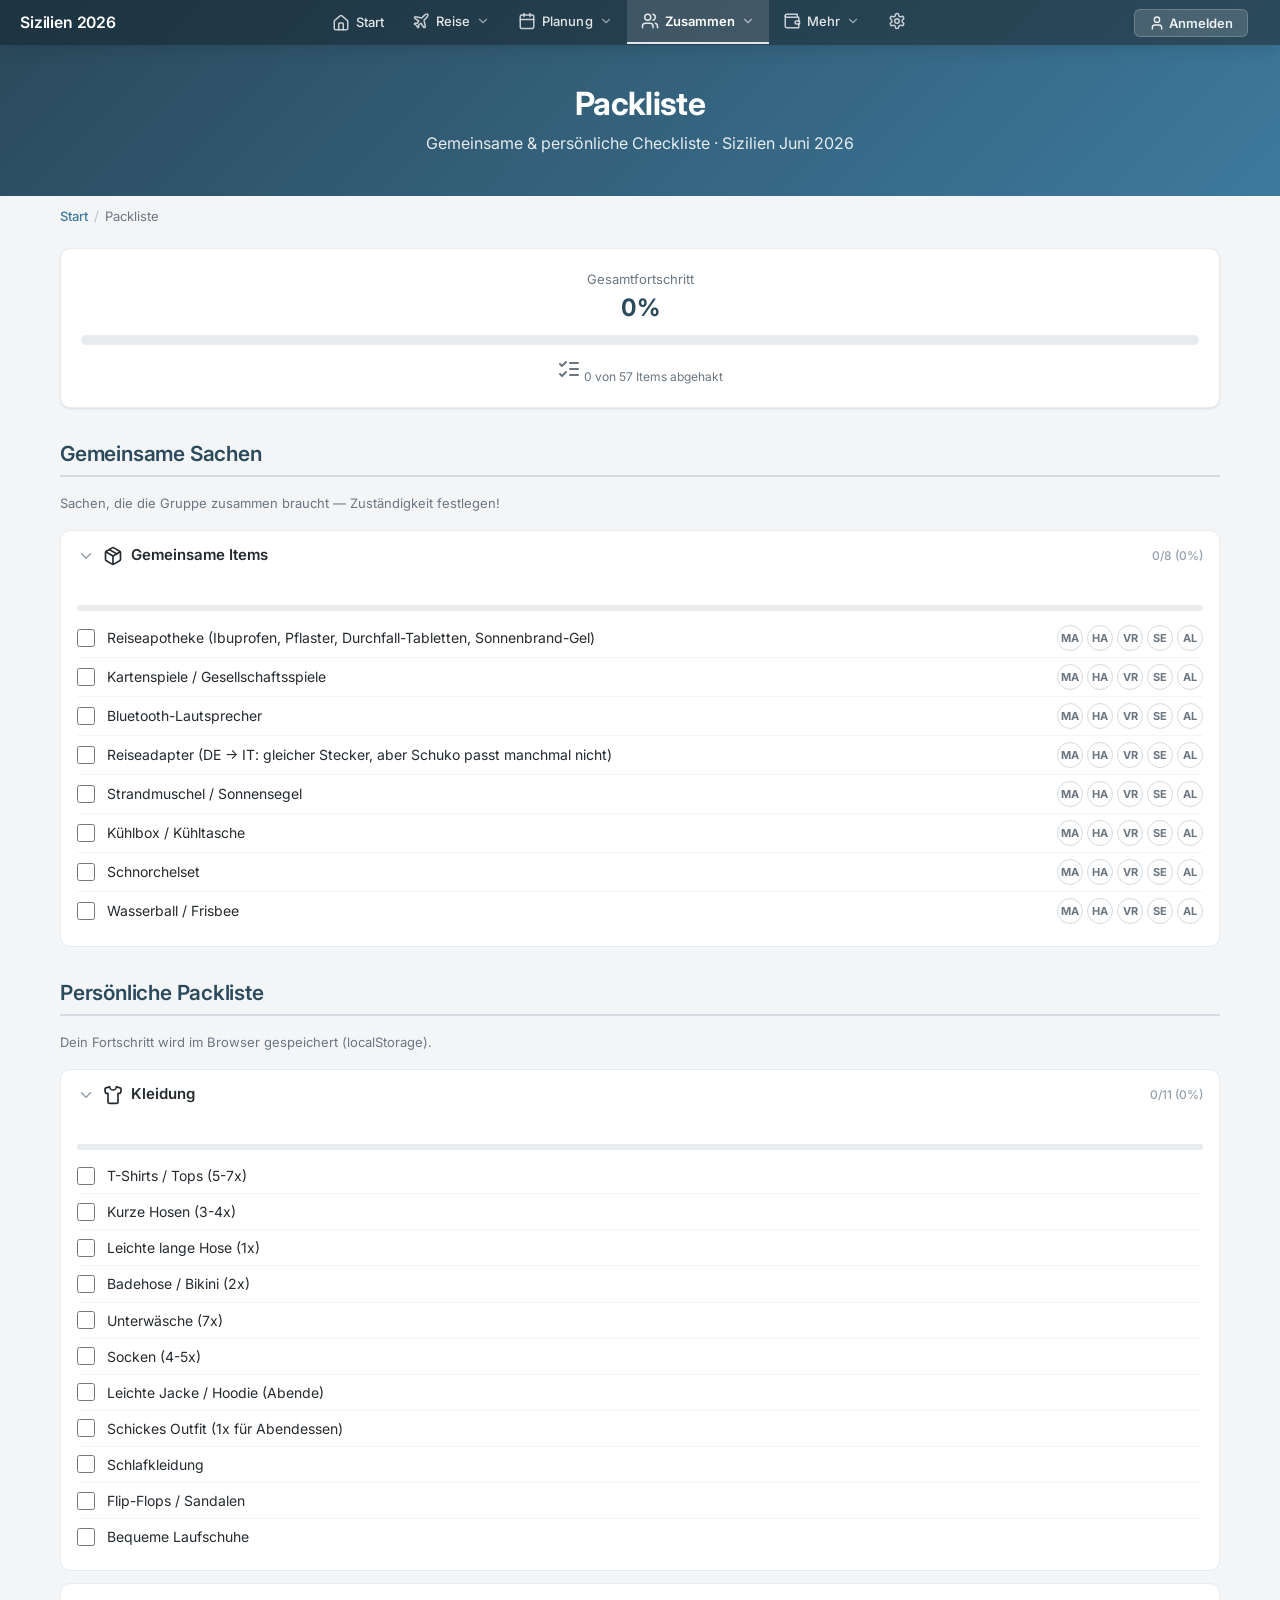
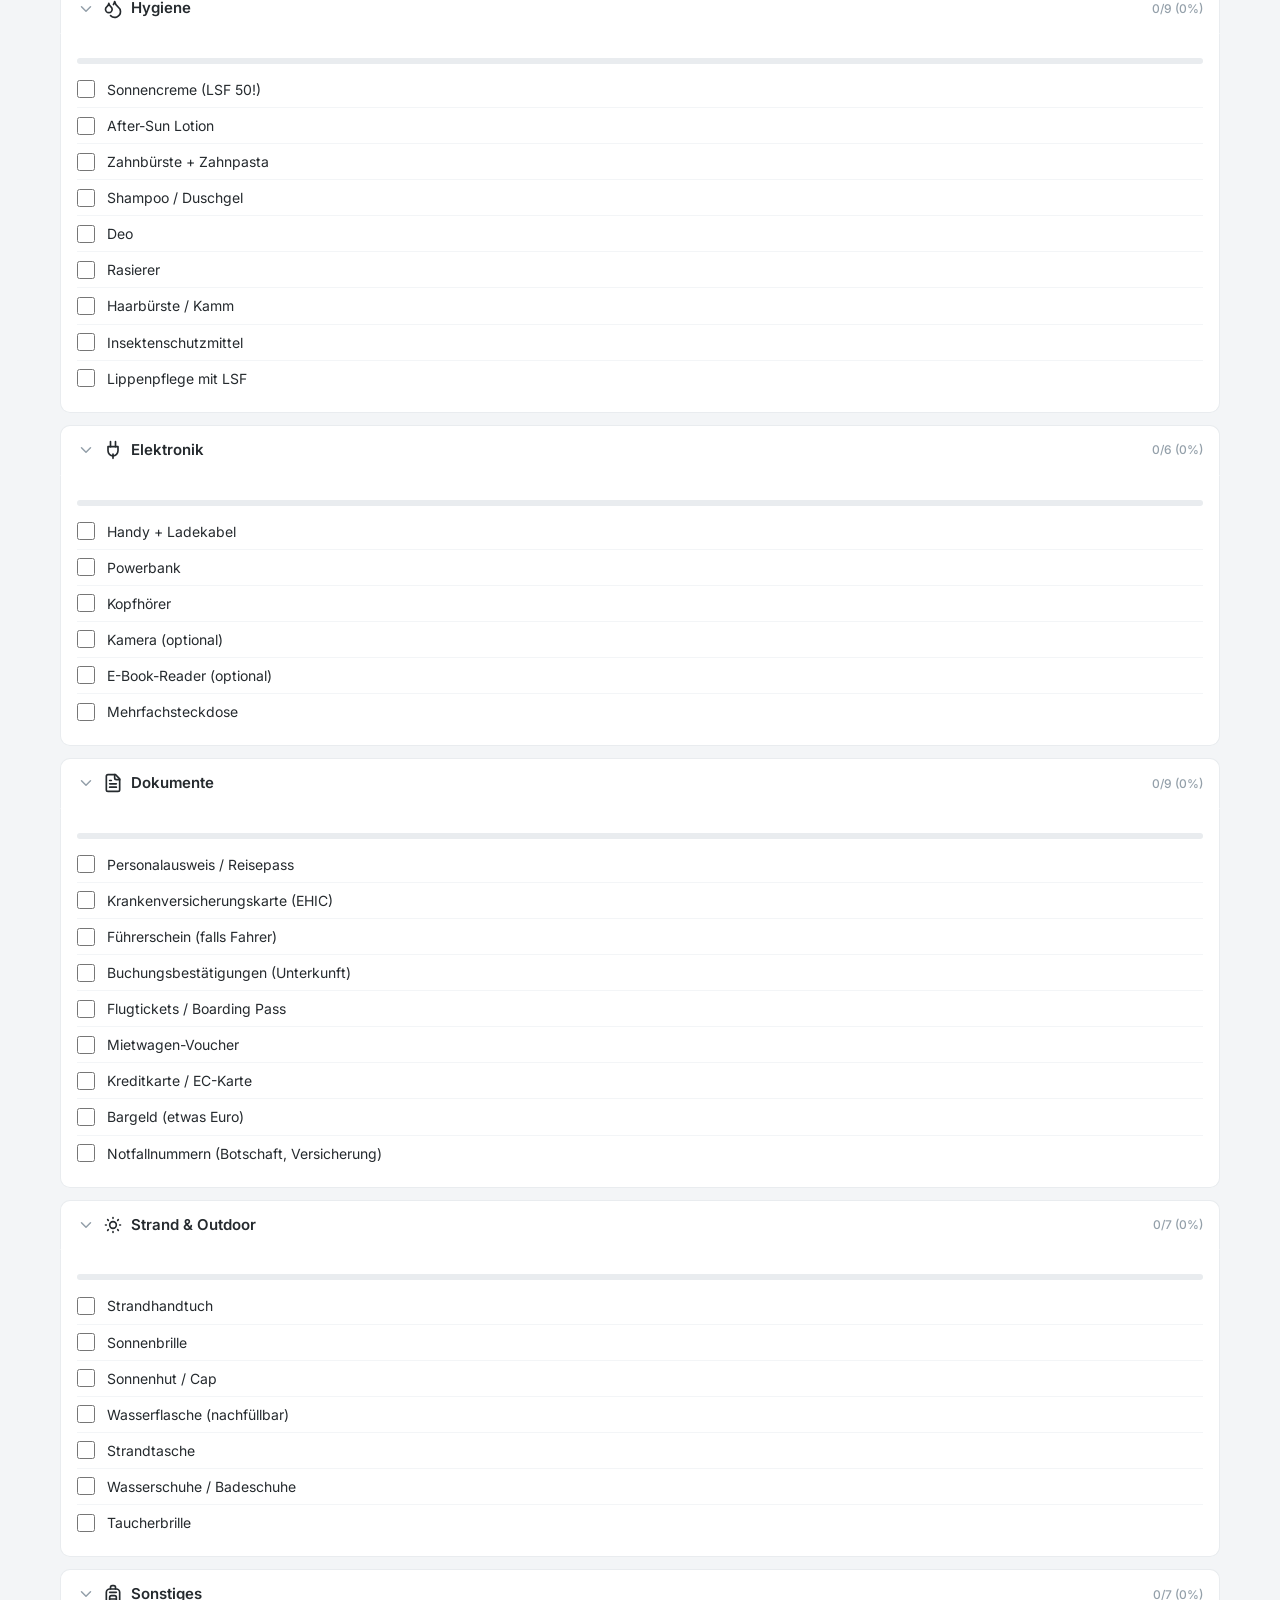
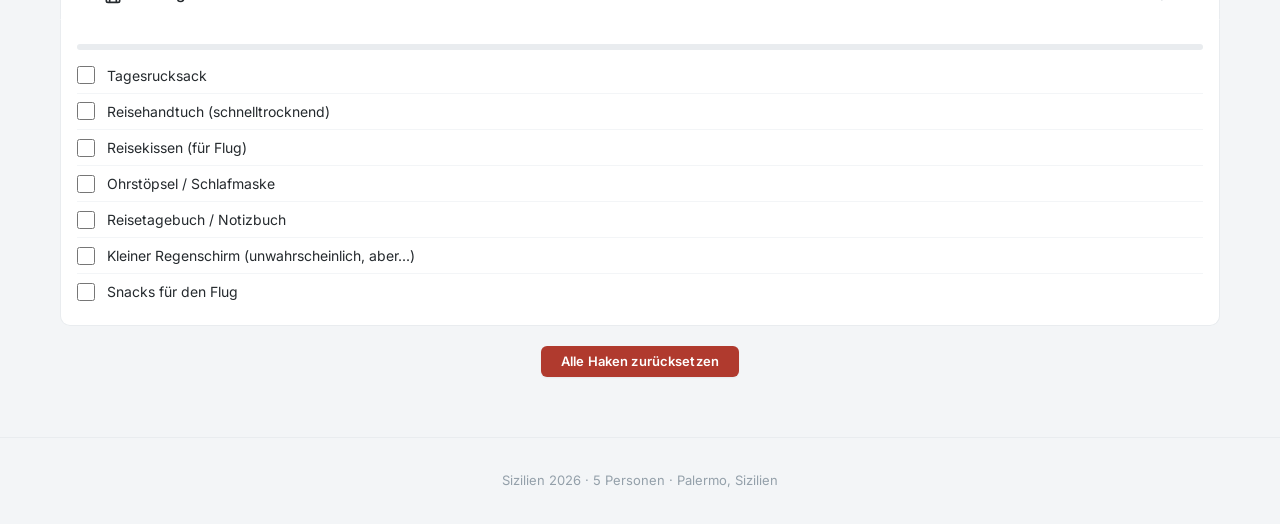
<file: packliste/index.html>
<!DOCTYPE html>
<html lang="de">
<head>
<meta charset="UTF-8">
<meta name="viewport" content="width=device-width, initial-scale=1.0">
<title>Packliste - Sizilien 2026</title>
<link rel="stylesheet" href="../shared/styles.css" />
<link rel="stylesheet" href="styles.css" />
</head>
<body>

<a href="#main-content" class="skip-link">Zum Inhalt springen</a>
<div id="site-nav" data-depth="1" data-title=""></div>

<header>
  <h1>Packliste</h1>
  <p>Gemeinsame &amp; pers&ouml;nliche Checkliste &middot; Sizilien Juni 2026</p>
</header>

<div class="container" id="main-content">

  <div class="total-progress" id="total-progress"></div>

  <h2>Gemeinsame Sachen</h2>
  <p class="text-muted text-sm" style="margin-bottom:var(--space-4)">Sachen, die die Gruppe zusammen braucht &mdash; Zust&auml;ndigkeit festlegen!</p>
  <div id="gemeinsam-list"></div>

  <h2>Pers&ouml;nliche Packliste</h2>
  <p class="text-muted text-sm" style="margin-bottom:var(--space-4)">Dein Fortschritt wird im Browser gespeichert (localStorage).</p>
  <div id="persoenlich-list"></div>

  <div class="reset-btn">
    <button class="btn btn-danger" onclick="resetAll()">Alle Haken zur&uuml;cksetzen</button>
  </div>

</div>

<div class="toast" id="toast"></div>
<footer></footer>

<script src="../shared/icons.js"></script>
<script src="../shared/config.js"></script>
<script src="../shared/data.js"></script>
<script src="../shared/helpers.js"></script>
<script src="../shared/personen.js"></script>
<script src="../shared/nav.js"></script>
<script src="packliste.js"></script>
<script>
var STORAGE_KEY = 'sizilien2026_packliste';

/* ─── Icon mapping: category id -> Icons function ─── */
var CATEGORY_ICONS = {
  kleidung:  function() { return Icons.shirt({size: 20}); },
  hygiene:   function() { return Icons.droplets({size: 20}); },
  elektronik: function() { return Icons.plug({size: 20}); },
  dokumente: function() { return Icons.fileText({size: 20}); },
  strand:    function() { return Icons.sunMedium({size: 20}); },
  sonstiges: function() { return Icons.backpack({size: 20}); },
  gemeinsam: function() { return Icons.package({size: 20}); }
};

function getCategoryIcon(id) {
  return CATEGORY_ICONS[id] ? CATEGORY_ICONS[id]() : '';
}

function loadState() {
  try {
    return JSON.parse(localStorage.getItem(STORAGE_KEY)) || {};
  } catch(e) { return {}; }
}

function saveState(state) {
  localStorage.setItem(STORAGE_KEY, JSON.stringify(state));
}

function toggleItem(key) {
  var state = loadState();
  state[key] = !state[key];
  saveState(state);
  renderAll();
}

var ZUSTAENDIG_KEY = 'sizilien2026_zustaendig';
function loadZustaendig() {
  try { return JSON.parse(localStorage.getItem(ZUSTAENDIG_KEY)) || {}; } catch(e) { return {}; }
}
function saveZustaendig(data) { localStorage.setItem(ZUSTAENDIG_KEY, JSON.stringify(data)); }

function assignPerson(itemId, personId) {
  var z = loadZustaendig();
  z[itemId] = personId;
  saveZustaendig(z);
  renderGemeinsam();
  var r = getReisenderById(personId);
  toast((r ? r.name : personId) + ' ist jetzt zust\u00E4ndig!');
}

function renderGemeinsam() {
  var state = loadState();
  var zustaendig = loadZustaendig();
  var checked = 0;
  var total = PACKLISTE_GEMEINSAM.length;

  var items = PACKLISTE_GEMEINSAM.map(function(g) {
    var isChecked = !!state[g.id];
    if (isChecked) checked++;
    var assignedId = zustaendig[g.id] || '';
    var assignedR = assignedId ? getReisenderById(assignedId) : null;

    var personBtns = '<div class="zustaendig-btns">';
    REISENDE.forEach(function(r) {
      var isAssigned = r.id === assignedId;
      personBtns += '<button class="zustaendig-btn' + (isAssigned ? ' active' : '') + '" ' +
        'style="' + (isAssigned ? 'background:' + r.farbe + ';color:#fff;border-color:' + r.farbe : '') + '" ' +
        'onclick="assignPerson(\'' + g.id + '\',\'' + r.id + '\')" title="' + esc(r.name) + '">' +
        esc(r.initialen) + '</button>';
    });
    personBtns += '</div>';

    return '<div class="check-item' + (isChecked ? ' checked' : '') + '">' +
      '<input type="checkbox" id="' + g.id + '"' + (isChecked ? ' checked' : '') +
      ' onchange="toggleItem(\'' + g.id + '\')">' +
      '<label for="' + g.id + '">' + esc(g.item) + '</label>' +
      (assignedR ? '<span class="zustaendig" style="color:' + assignedR.farbe + ';font-weight:600">' + renderInitiale(assignedR, 20) + ' ' + esc(assignedR.name) + '</span>' : '') +
      personBtns +
    '</div>';
  }).join('');

  var pct = total > 0 ? Math.round(checked / total * 100) : 0;
  var chevronIcon = Icons.chevronRight({size: 18});

  document.getElementById('gemeinsam-list').innerHTML =
    '<details class="collapsible" open>' +
      '<summary>' +
        '<span class="chevron">' + chevronIcon + '</span>' +
        getCategoryIcon('gemeinsam') +
        ' Gemeinsame Items' +
        '<span class="summary-meta">' + checked + '/' + total + ' (' + pct + '%)</span>' +
      '</summary>' +
      '<div class="collapsible-content">' +
        '<div class="progress-bar"><div class="progress-fill" style="width:' + pct + '%"></div></div>' +
        items +
      '</div>' +
    '</details>';
}

function renderPersoenlich() {
  var state = loadState();

  document.getElementById('persoenlich-list').innerHTML = PACKLISTE_KATEGORIEN.map(function(kat) {
    var checked = 0;
    var total = kat.items.length;

    var items = kat.items.map(function(item, i) {
      var key = kat.id + '_' + i;
      var isChecked = !!state[key];
      if (isChecked) checked++;
      return '<div class="check-item' + (isChecked ? ' checked' : '') + '">' +
        '<input type="checkbox" id="' + key + '"' + (isChecked ? ' checked' : '') +
        ' onchange="toggleItem(\'' + key + '\')">' +
        '<label for="' + key + '">' + esc(item) + '</label>' +
      '</div>';
    }).join('');

    var pct = total > 0 ? Math.round(checked / total * 100) : 0;
    var chevronIcon = Icons.chevronRight({size: 18});
    var catIcon = getCategoryIcon(kat.id);

    return '<details class="collapsible" open>' +
      '<summary>' +
        '<span class="chevron">' + chevronIcon + '</span>' +
        catIcon +
        ' ' + esc(kat.name) +
        '<span class="summary-meta">' + checked + '/' + total + ' (' + pct + '%)</span>' +
      '</summary>' +
      '<div class="collapsible-content">' +
        '<div class="progress-bar"><div class="progress-fill" style="width:' + pct + '%"></div></div>' +
        items +
      '</div>' +
    '</details>';
  }).join('');
}

function renderTotalProgress() {
  var state = loadState();
  var total = PACKLISTE_GEMEINSAM.length;
  PACKLISTE_KATEGORIEN.forEach(function(k) { total += k.items.length; });

  var checked = 0;
  PACKLISTE_GEMEINSAM.forEach(function(g) { if (state[g.id]) checked++; });
  PACKLISTE_KATEGORIEN.forEach(function(k) {
    k.items.forEach(function(item, i) {
      if (state[k.id + '_' + i]) checked++;
    });
  });

  var pct = total > 0 ? Math.round(checked / total * 100) : 0;
  var icon = pct === 100 ? Icons.checkCircle({size: 24}) : Icons.listChecks({size: 24});

  document.getElementById('total-progress').innerHTML =
    '<div class="text-muted text-sm" style="margin-bottom:var(--space-1)">Gesamtfortschritt</div>' +
    '<div class="big-num">' + pct + '%</div>' +
    '<div class="progress-bar"><div class="progress-fill" style="width:' + pct + '%"></div></div>' +
    '<div class="text-muted text-xs">' + icon + ' ' + checked + ' von ' + total + ' Items abgehakt</div>';
}

function renderAll() {
  renderTotalProgress();
  renderGemeinsam();
  renderPersoenlich();
}

function resetAll() {
  confirmModal(
    'Packliste zur\u00FCcksetzen',
    'Wirklich alle Haken zur\u00FCcksetzen? Dein gesamter Fortschritt geht verloren.',
    function() {
      localStorage.removeItem(STORAGE_KEY);
      renderAll();
      toast('Packliste zur\u00FCckgesetzt');
    },
    { danger: true, confirmLabel: 'Zur\u00FCcksetzen', cancelLabel: 'Abbrechen' }
  );
}

renderAll();
</script>
</body>
</html>
</file>
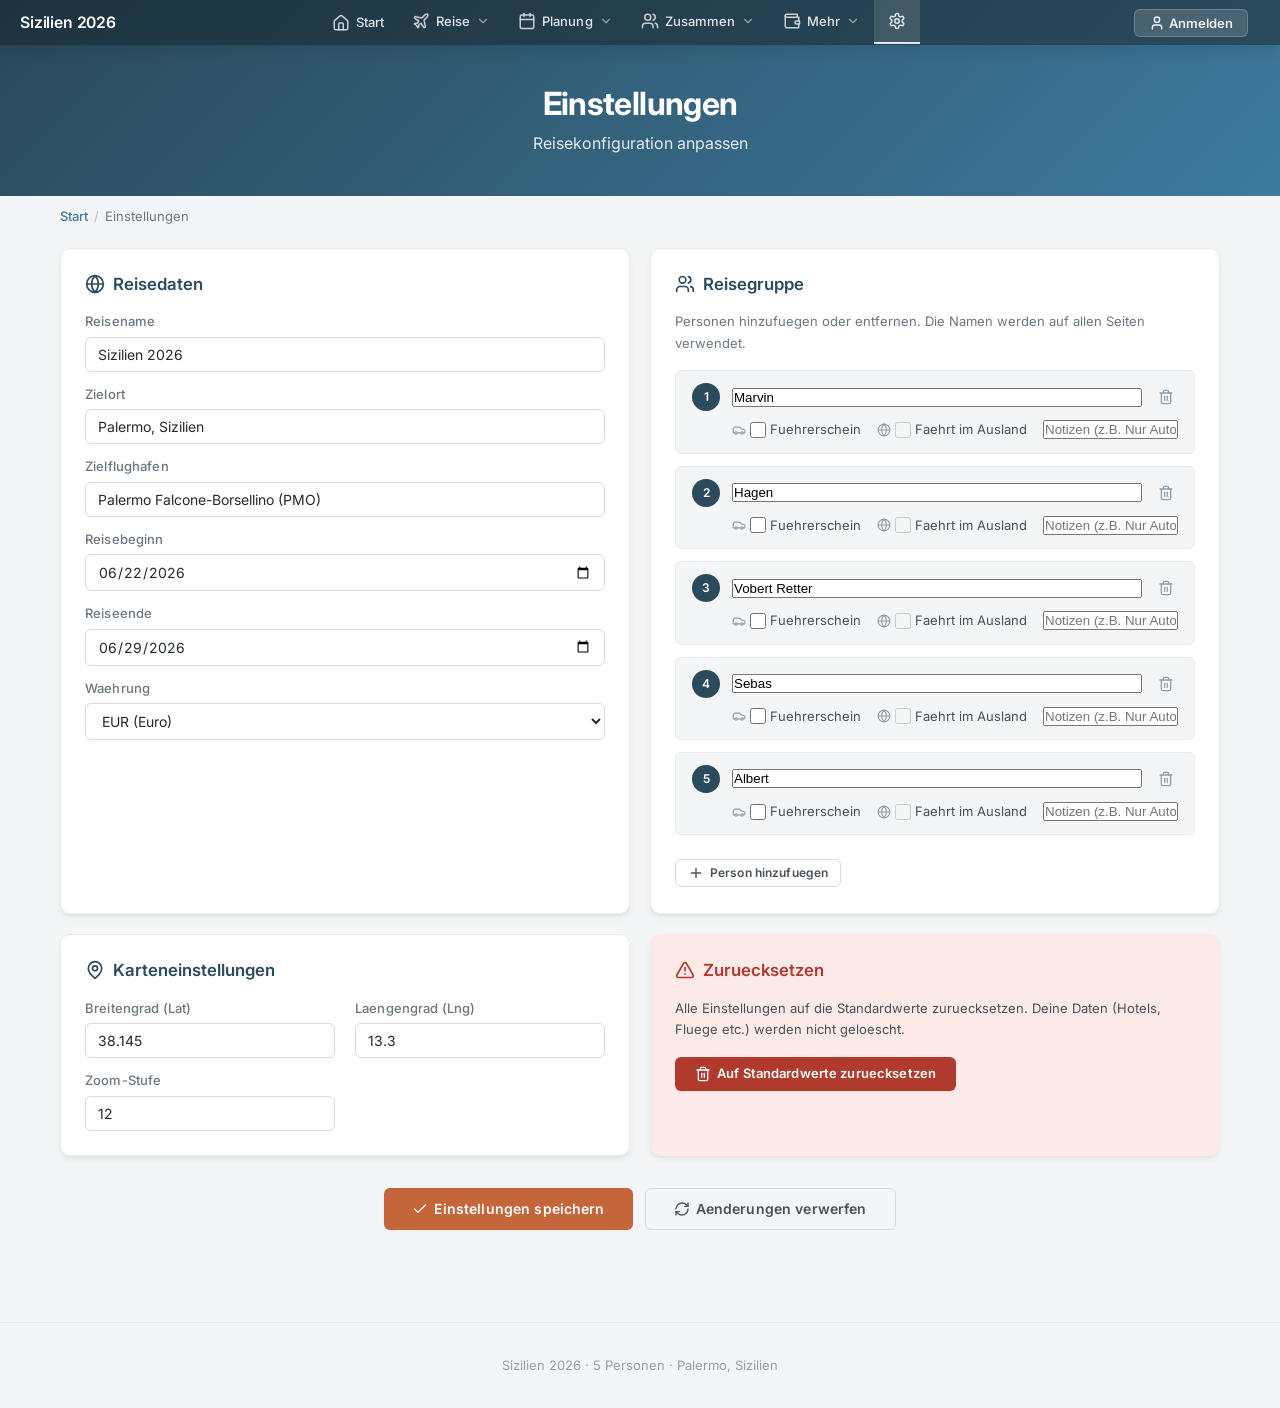
<file: settings/index.html>
<!DOCTYPE html>
<html lang="de">
<head>
<meta charset="UTF-8">
<meta name="viewport" content="width=device-width, initial-scale=1.0">
<title>Einstellungen - Sizilien 2026</title>
<link rel="stylesheet" href="../shared/styles.css" />
<style>
  .settings-grid {
    display: grid;
    grid-template-columns: 1fr 1fr;
    gap: var(--space-5);
    margin-bottom: var(--space-8);
  }
  .settings-card {
    background: var(--surface-card);
    border: 1px solid var(--gray-100);
    border-radius: var(--radius-md);
    padding: var(--space-6);
    box-shadow: var(--shadow-md);
  }
  .settings-card h3 {
    margin: 0 0 var(--space-4);
    color: var(--primary);
    display: flex;
    align-items: center;
    gap: var(--space-2);
  }
  .settings-card h3 svg { width: 20px; height: 20px; }
  .person-card {
    background: var(--gray-50);
    border: 1px solid var(--gray-100);
    border-radius: var(--radius-sm);
    padding: var(--space-3) var(--space-4);
    margin-bottom: var(--space-3);
  }
  .person-card-header {
    display: flex;
    align-items: center;
    gap: var(--space-3);
  }
  .person-card-header .num {
    width: 28px;
    height: 28px;
    border-radius: 50%;
    background: var(--primary);
    color: #fff;
    display: flex;
    align-items: center;
    justify-content: center;
    font-size: .75rem;
    font-weight: 600;
    flex-shrink: 0;
  }
  .person-card-header input[type="text"] { flex: 1; }
  .person-card-header .btn-icon { flex-shrink: 0; }
  .person-card-details {
    display: flex;
    align-items: center;
    gap: var(--space-4);
    margin-top: var(--space-2);
    padding-left: 40px;
    flex-wrap: wrap;
  }
  .person-card-details label {
    display: flex;
    align-items: center;
    gap: var(--space-1);
    font-size: .8125rem;
    color: var(--gray-700);
    cursor: pointer;
    white-space: nowrap;
  }
  .person-card-details label svg { width: 14px; height: 14px; color: var(--gray-400); }
  .person-card-details input[type="checkbox"] {
    width: 16px;
    height: 16px;
    accent-color: var(--success);
    cursor: pointer;
  }
  .person-card-details input[type="text"] {
    flex: 1;
    min-width: 100px;
    max-width: 200px;
  }
  .danger-zone {
    border-color: var(--error-light);
    background: var(--error-light);
  }
  .danger-zone h3 { color: var(--error); }
  .current-config {
    background: var(--surface-inset);
    border-radius: var(--radius-sm);
    padding: var(--space-4);
    font-size: .8125rem;
    font-family: 'Inter', monospace;
    margin-top: var(--space-4);
    max-height: 200px;
    overflow-y: auto;
  }
  @media (max-width: 768px) {
    .settings-grid { grid-template-columns: 1fr; }
  }
</style>
</head>
<body>

<a href="#main-content" class="skip-link">Zum Inhalt springen</a>
<div id="site-nav" data-depth="1" data-title=""></div>

<header>
  <h1>Einstellungen</h1>
  <p>Reisekonfiguration anpassen</p>
</header>

<div class="container" id="main-content">

  <div class="settings-grid">

    <div class="settings-card">
      <h3 id="reise-heading"></h3>
      <div class="form-grid" style="grid-template-columns:1fr">
        <div class="form-group">
          <label>Reisename</label>
          <input id="s-tripName" type="text" placeholder="z.B. Sizilien 2026">
        </div>
        <div class="form-group">
          <label>Zielort</label>
          <input id="s-zielort" type="text" placeholder="z.B. Palermo, Sizilien">
        </div>
        <div class="form-group">
          <label>Zielflughafen</label>
          <input id="s-zielflughafen" type="text" placeholder="z.B. Palermo (PMO)">
        </div>
        <div class="form-group">
          <label>Reisebeginn</label>
          <input id="s-von" type="date">
        </div>
        <div class="form-group">
          <label>Reiseende</label>
          <input id="s-bis" type="date">
        </div>
        <div class="form-group">
          <label>Waehrung</label>
          <select id="s-waehrung">
            <option value="EUR">EUR (Euro)</option>
            <option value="USD">USD (Dollar)</option>
            <option value="GBP">GBP (Pfund)</option>
            <option value="CHF">CHF (Franken)</option>
          </select>
        </div>
      </div>
    </div>

    <div class="settings-card">
      <h3 id="personen-heading"></h3>
      <p class="text-muted text-sm" style="margin-bottom:var(--space-4)">Personen hinzufuegen oder entfernen. Die Namen werden auf allen Seiten verwendet.</p>
      <div id="personen-list"></div>
      <button class="btn btn-ghost btn-sm" onclick="addPerson()" style="margin-top:var(--space-3)" id="add-person-btn"></button>
    </div>

    <div class="settings-card">
      <h3 id="karte-heading"></h3>
      <div class="form-grid" style="grid-template-columns:1fr 1fr">
        <div class="form-group">
          <label>Breitengrad (Lat)</label>
          <input id="s-mapLat" type="number" step="0.001" placeholder="38.145">
        </div>
        <div class="form-group">
          <label>Laengengrad (Lng)</label>
          <input id="s-mapLng" type="number" step="0.001" placeholder="13.30">
        </div>
        <div class="form-group">
          <label>Zoom-Stufe</label>
          <input id="s-mapZoom" type="number" min="5" max="18" placeholder="12">
        </div>
      </div>
    </div>

    <div class="settings-card danger-zone">
      <h3 id="danger-heading"></h3>
      <p class="text-sm" style="margin-bottom:var(--space-4);color:var(--gray-700)">Alle Einstellungen auf die Standardwerte zuruecksetzen. Deine Daten (Hotels, Fluege etc.) werden nicht geloescht.</p>
      <button class="btn btn-danger" onclick="resetConfig()" id="reset-btn"></button>
    </div>

  </div>

  <div class="form-actions" style="justify-content:center;margin-bottom:var(--space-8)">
    <button class="btn btn-primary btn-lg" onclick="saveSettings()" id="save-btn"></button>
    <button class="btn btn-ghost btn-lg" onclick="loadSettings()" id="discard-btn"></button>
  </div>

</div>

<footer></footer>

<script src="../shared/icons.js"></script>
<script src="../shared/config.js"></script>
<script src="../shared/data.js"></script>
<script src="../shared/helpers.js"></script>
<script src="../shared/personen.js"></script>
<script src="../shared/nav.js"></script>
<script>
// Set heading content with icons
document.getElementById('reise-heading').innerHTML = Icons.globe({size:20}) + ' Reisedaten';
document.getElementById('personen-heading').innerHTML = Icons.users({size:20}) + ' Reisegruppe';
document.getElementById('karte-heading').innerHTML = Icons.mapPin({size:20}) + ' Karteneinstellungen';
document.getElementById('danger-heading').innerHTML = Icons.alertTriangle({size:20}) + ' Zuruecksetzen';
document.getElementById('add-person-btn').innerHTML = Icons.plus({size:14}) + ' Person hinzufuegen';
document.getElementById('save-btn').innerHTML = Icons.check({size:16}) + ' Einstellungen speichern';
document.getElementById('discard-btn').innerHTML = Icons.refresh({size:16}) + ' Aenderungen verwerfen';
document.getElementById('reset-btn').innerHTML = Icons.trash({size:14}) + ' Auf Standardwerte zuruecksetzen';

var personenDaten = [];

function loadSettings() {
  var c = SizilienConfig.load();
  document.getElementById('s-tripName').value = c.tripName || '';
  document.getElementById('s-zielort').value = c.zielort || '';
  document.getElementById('s-zielflughafen').value = c.zielflughafen || '';
  document.getElementById('s-von').value = c.reisezeitraum.von || '';
  document.getElementById('s-bis').value = c.reisezeitraum.bis || '';
  document.getElementById('s-waehrung').value = c.waehrung || 'EUR';
  document.getElementById('s-mapLat').value = c.mapCenter.lat || '';
  document.getElementById('s-mapLng').value = c.mapCenter.lng || '';
  document.getElementById('s-mapZoom').value = c.mapZoom || 12;
  personenDaten = (c.personenDaten || []).map(function(p) {
    return { name: p.name || '', fuehrerschein: !!p.fuehrerschein, faehrtImAusland: !!p.faehrtImAusland, notizen: p.notizen || '' };
  });
  if (personenDaten.length === 0 && c.personenNamen) {
    personenDaten = c.personenNamen.map(function(n) {
      return { name: n, fuehrerschein: false, faehrtImAusland: false, notizen: '' };
    });
  }
  renderPersonen();
}

function renderPersonen() {
  var html = '';
  personenDaten.forEach(function(p, i) {
    var auslandDisabled = !p.fuehrerschein ? ' disabled' : '';
    html += '<div class="person-card">' +
      '<div class="person-card-header">' +
        '<span class="num">' + (i+1) + '</span>' +
        '<input type="text" value="' + esc(p.name) + '" data-field="name" data-idx="' + i + '" placeholder="Name eingeben">' +
        '<button class="btn-icon" onclick="removePerson(' + i + ')" aria-label="Person entfernen" title="Entfernen">' + Icons.trash({size:16}) + '</button>' +
      '</div>' +
      '<div class="person-card-details">' +
        '<label>' + Icons.car({size:14}) +
          '<input type="checkbox" data-field="fuehrerschein" data-idx="' + i + '"' + (p.fuehrerschein ? ' checked' : '') +
          ' onchange="toggleFuehrerschein(' + i + ',this.checked)"> Fuehrerschein</label>' +
        '<label>' + Icons.globe({size:14}) +
          '<input type="checkbox" data-field="faehrtImAusland" data-idx="' + i + '"' + (p.faehrtImAusland ? ' checked' : '') +
          auslandDisabled + '> Faehrt im Ausland</label>' +
        '<input type="text" value="' + esc(p.notizen) + '" data-field="notizen" data-idx="' + i + '" placeholder="Notizen (z.B. Nur Automatik)">' +
      '</div>' +
    '</div>';
  });
  document.getElementById('personen-list').innerHTML = html;
}

function toggleFuehrerschein(idx, checked) {
  personenDaten[idx].fuehrerschein = checked;
  if (!checked) personenDaten[idx].faehrtImAusland = false;
  renderPersonen();
}

function addPerson() {
  personenDaten.push({ name: 'Person ' + (personenDaten.length + 1), fuehrerschein: false, faehrtImAusland: false, notizen: '' });
  renderPersonen();
}

function removePerson(idx) {
  if (personenDaten.length <= 1) {
    toast('Mindestens eine Person erforderlich', 'error');
    return;
  }
  personenDaten.splice(idx, 1);
  renderPersonen();
}

function readPersonenFromDOM() {
  document.querySelectorAll('.person-card').forEach(function(card, i) {
    var nameInput = card.querySelector('input[data-field="name"]');
    var fsInput = card.querySelector('input[data-field="fuehrerschein"]');
    var auslandInput = card.querySelector('input[data-field="faehrtImAusland"]');
    var notizenInput = card.querySelector('input[data-field="notizen"]');
    if (nameInput) personenDaten[i].name = nameInput.value.trim() || ('Person ' + (i+1));
    if (fsInput) personenDaten[i].fuehrerschein = fsInput.checked;
    if (auslandInput) personenDaten[i].faehrtImAusland = auslandInput.checked;
    if (notizenInput) personenDaten[i].notizen = notizenInput.value.trim();
  });
}

function saveSettings() {
  readPersonenFromDOM();

  var config = {
    tripName: document.getElementById('s-tripName').value.trim(),
    personenDaten: personenDaten,
    reisezeitraum: {
      von: document.getElementById('s-von').value,
      bis: document.getElementById('s-bis').value
    },
    zielort: document.getElementById('s-zielort').value.trim(),
    zielflughafen: document.getElementById('s-zielflughafen').value.trim(),
    waehrung: document.getElementById('s-waehrung').value,
    mapCenter: {
      lat: parseFloat(document.getElementById('s-mapLat').value) || 38.145,
      lng: parseFloat(document.getElementById('s-mapLng').value) || 13.30
    },
    mapZoom: parseInt(document.getElementById('s-mapZoom').value) || 12
  };

  SizilienConfig.save(config);
  toast('Einstellungen gespeichert!');
  renderFooter();
}

function resetConfig() {
  confirmModal(
    'Einstellungen zuruecksetzen?',
    'Alle Einstellungen werden auf die Standardwerte zurueckgesetzt. Deine Reisedaten (Hotels, Fluege etc.) bleiben erhalten.',
    function() {
      SizilienConfig.reset();
      loadSettings();
      renderFooter();
      toast('Einstellungen zurueckgesetzt');
    },
    { danger: true, confirmLabel: 'Zuruecksetzen' }
  );
}

loadSettings();
</script>
</body>
</html>
</file>
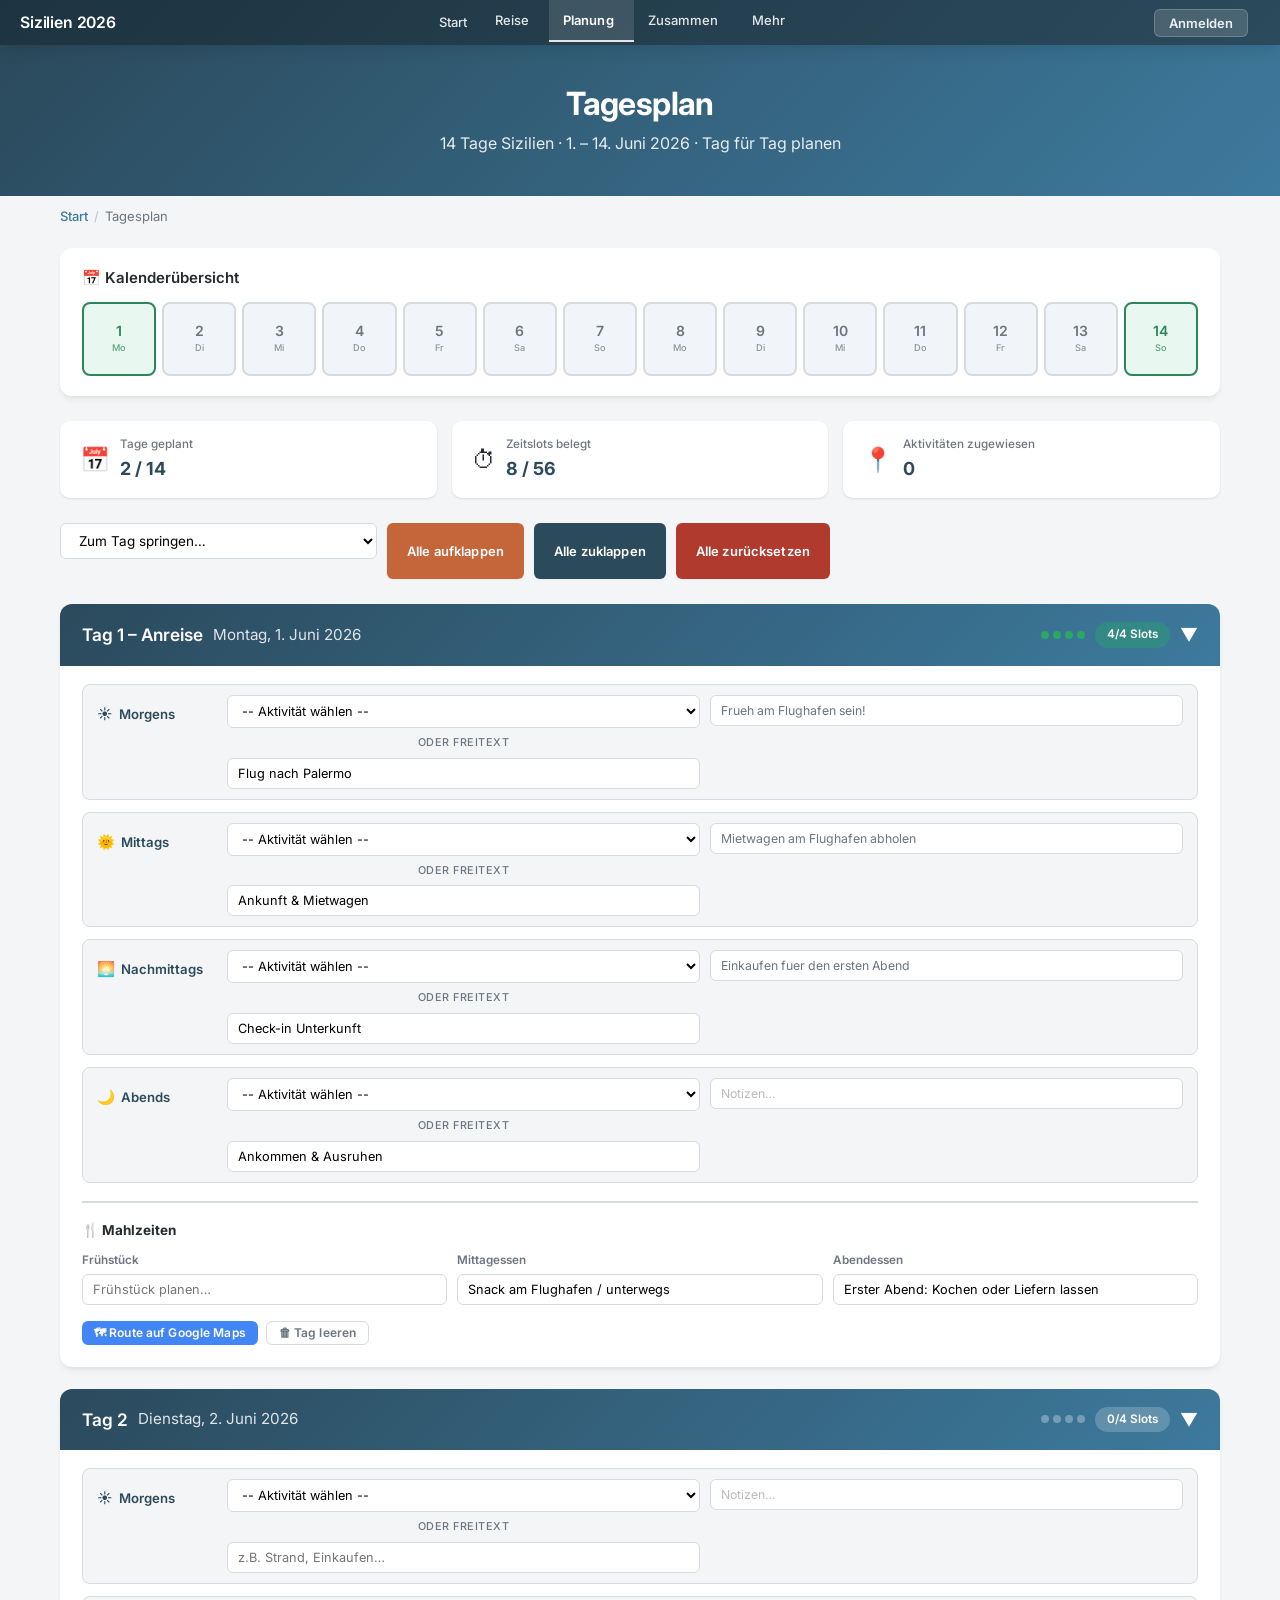
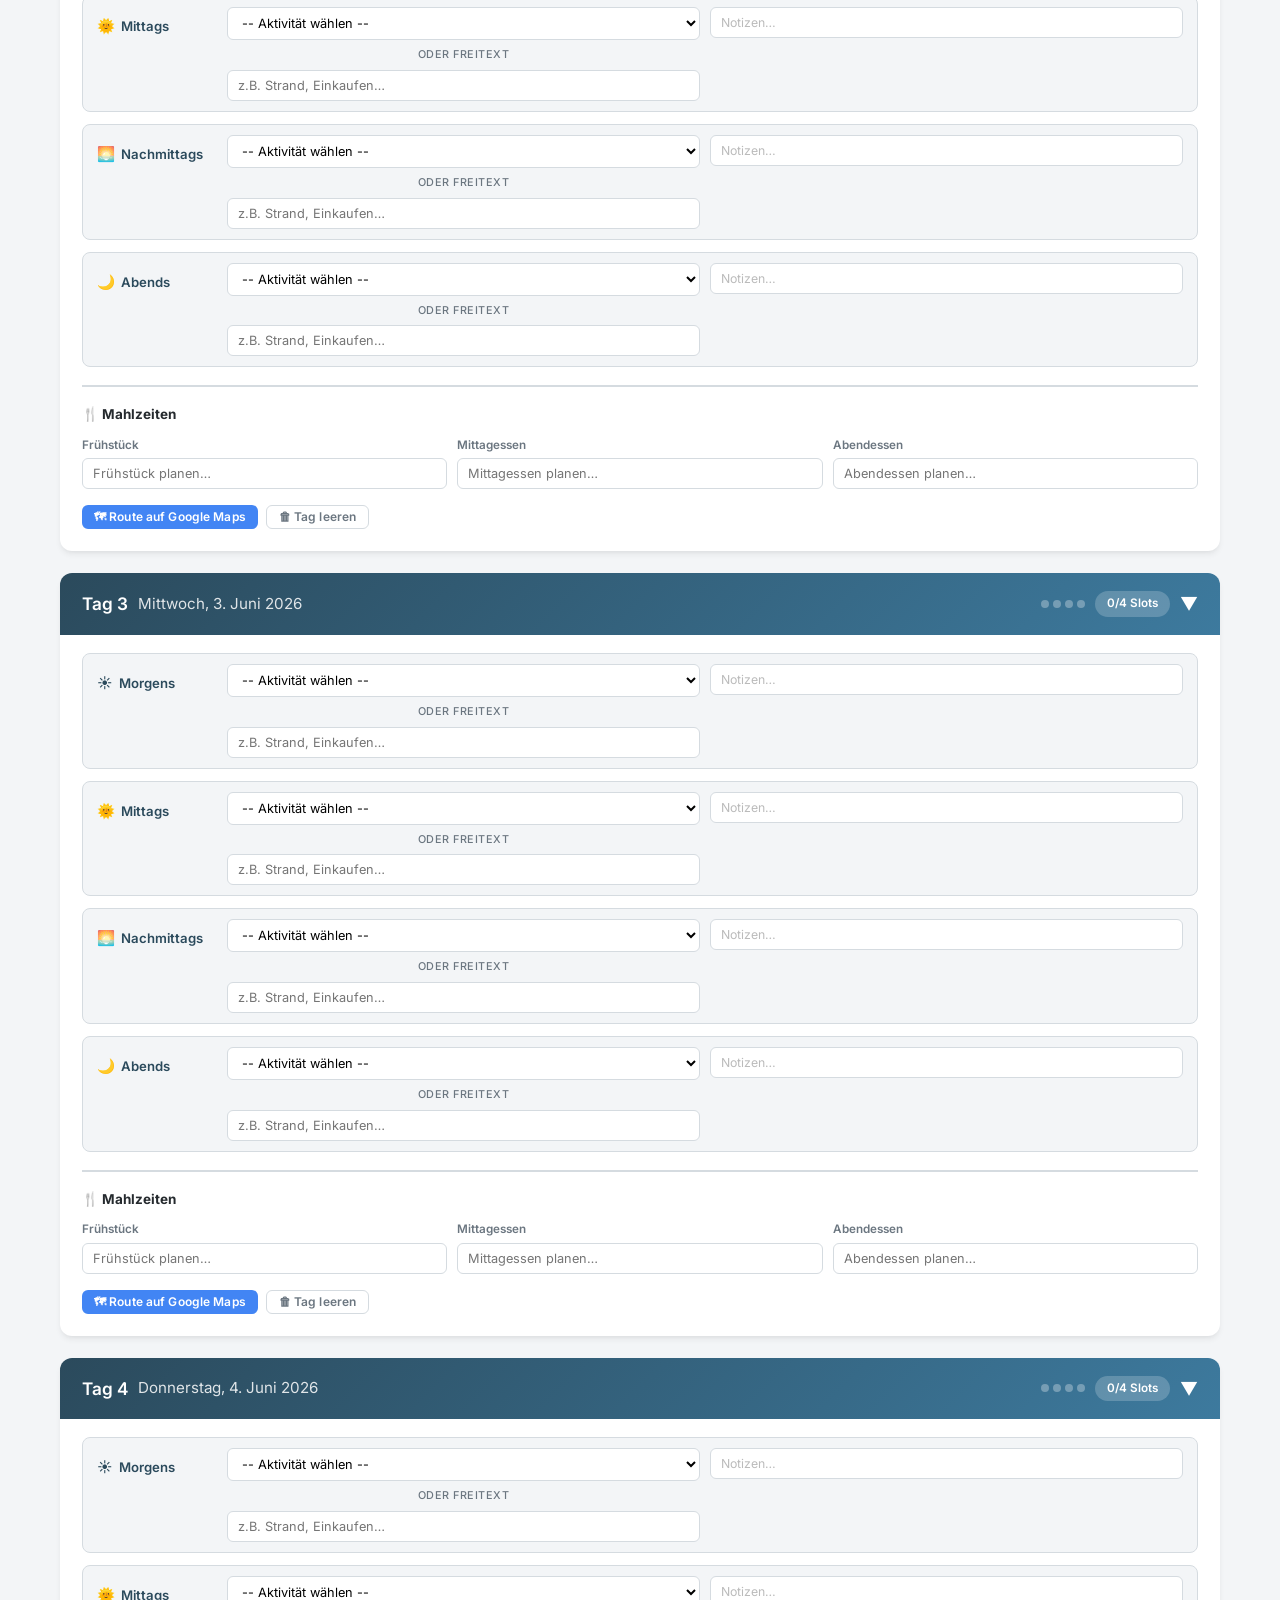
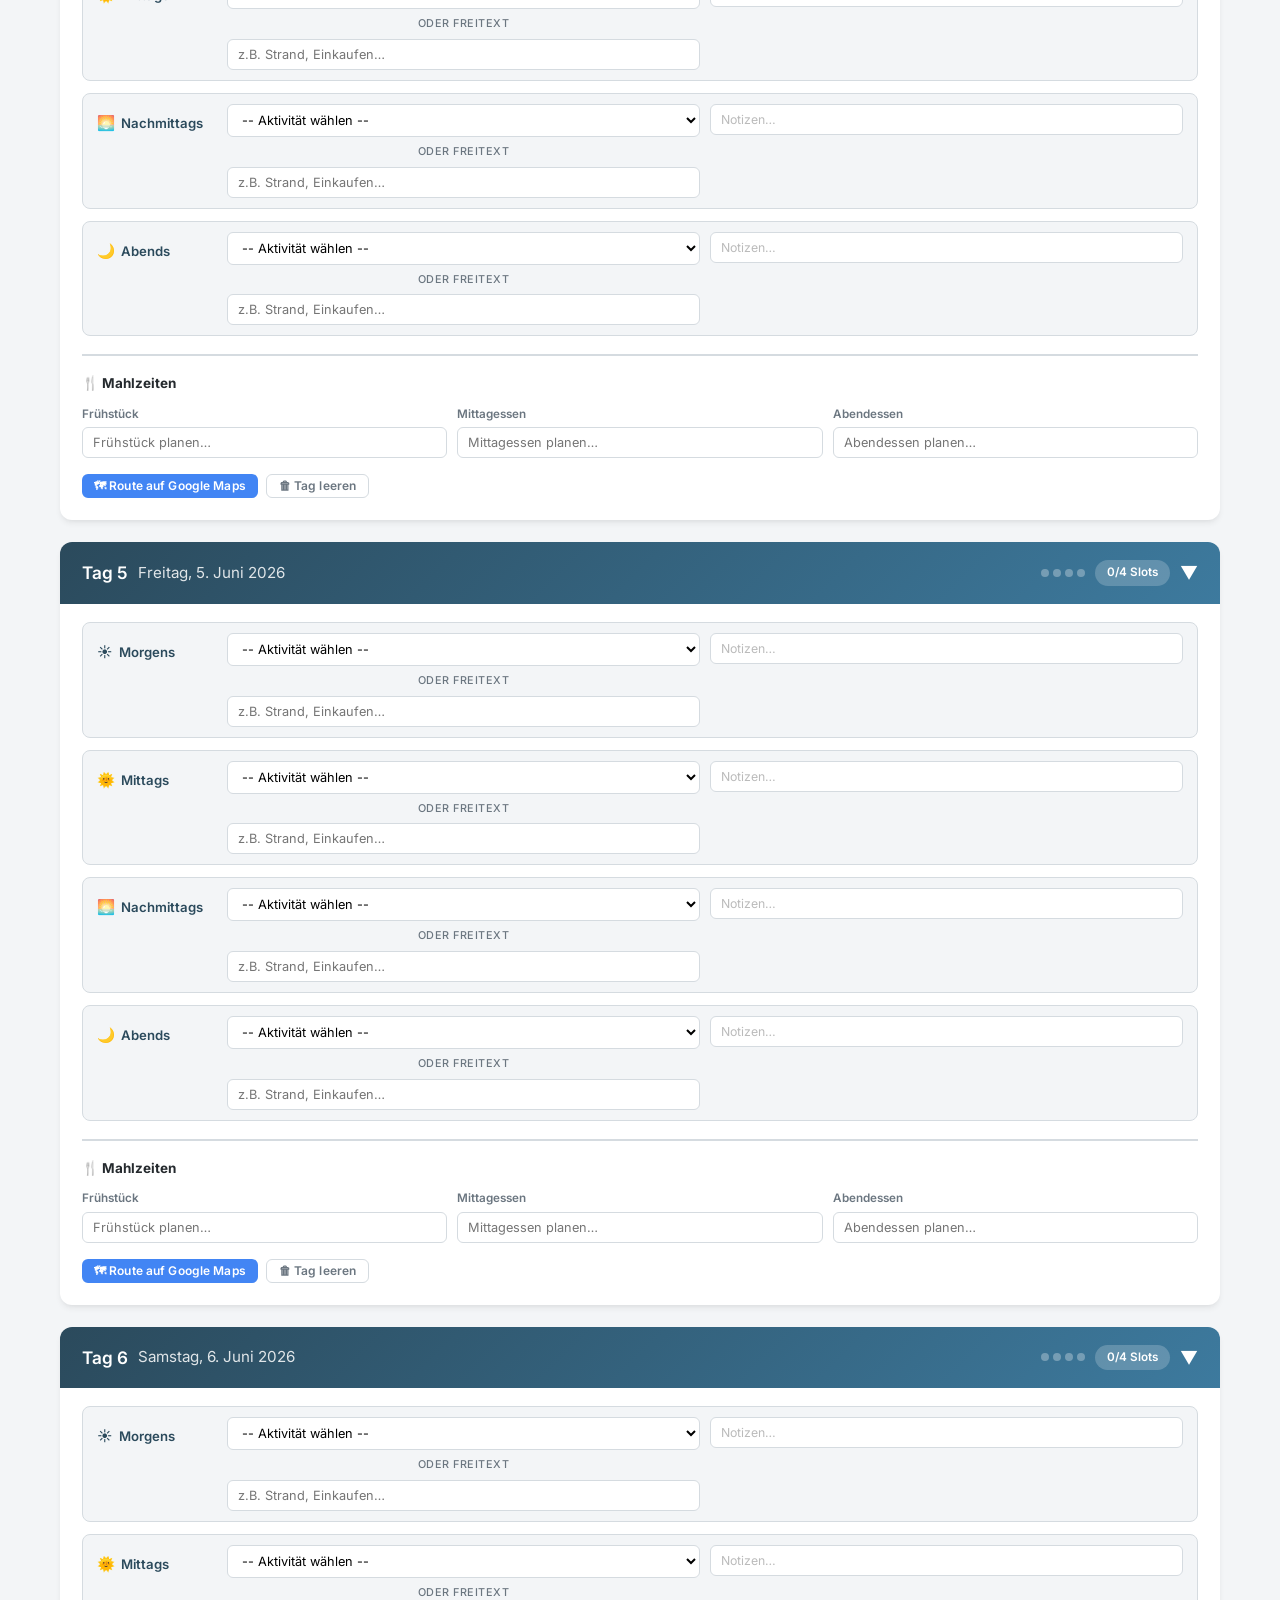
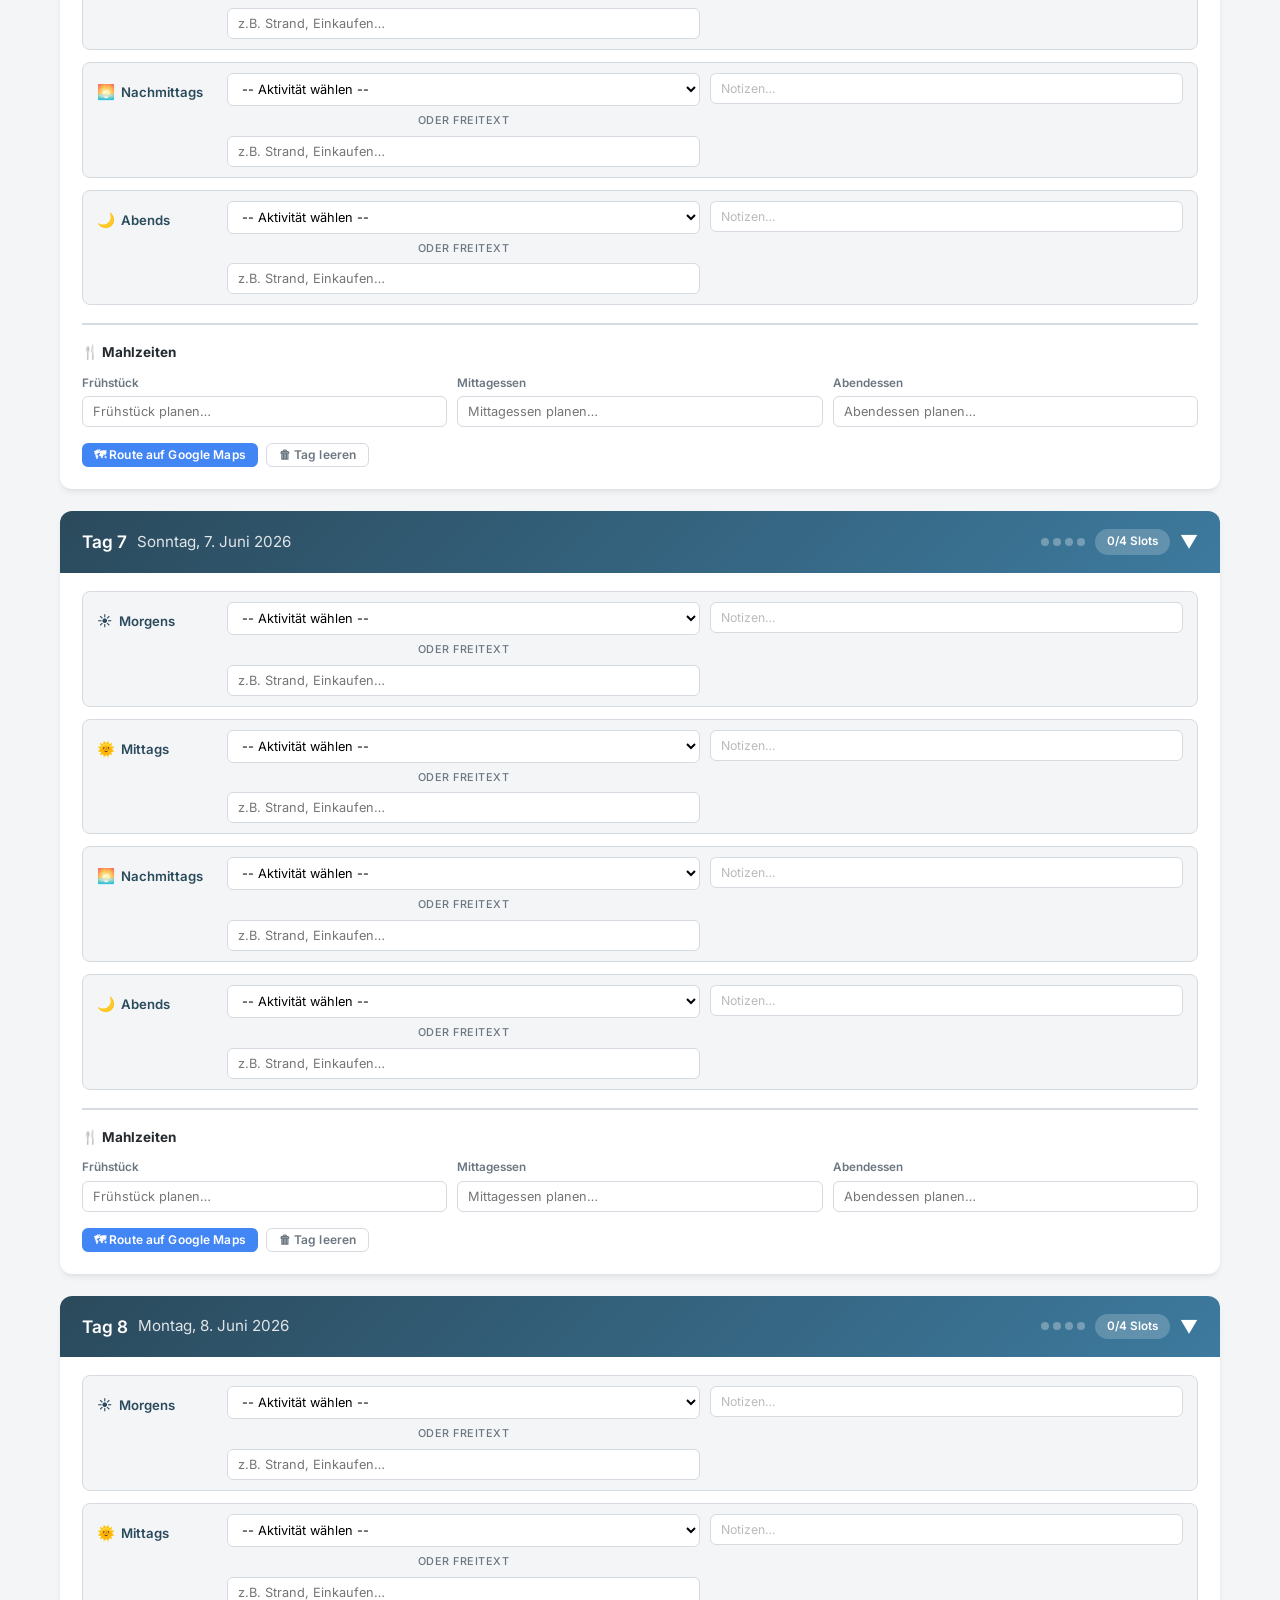
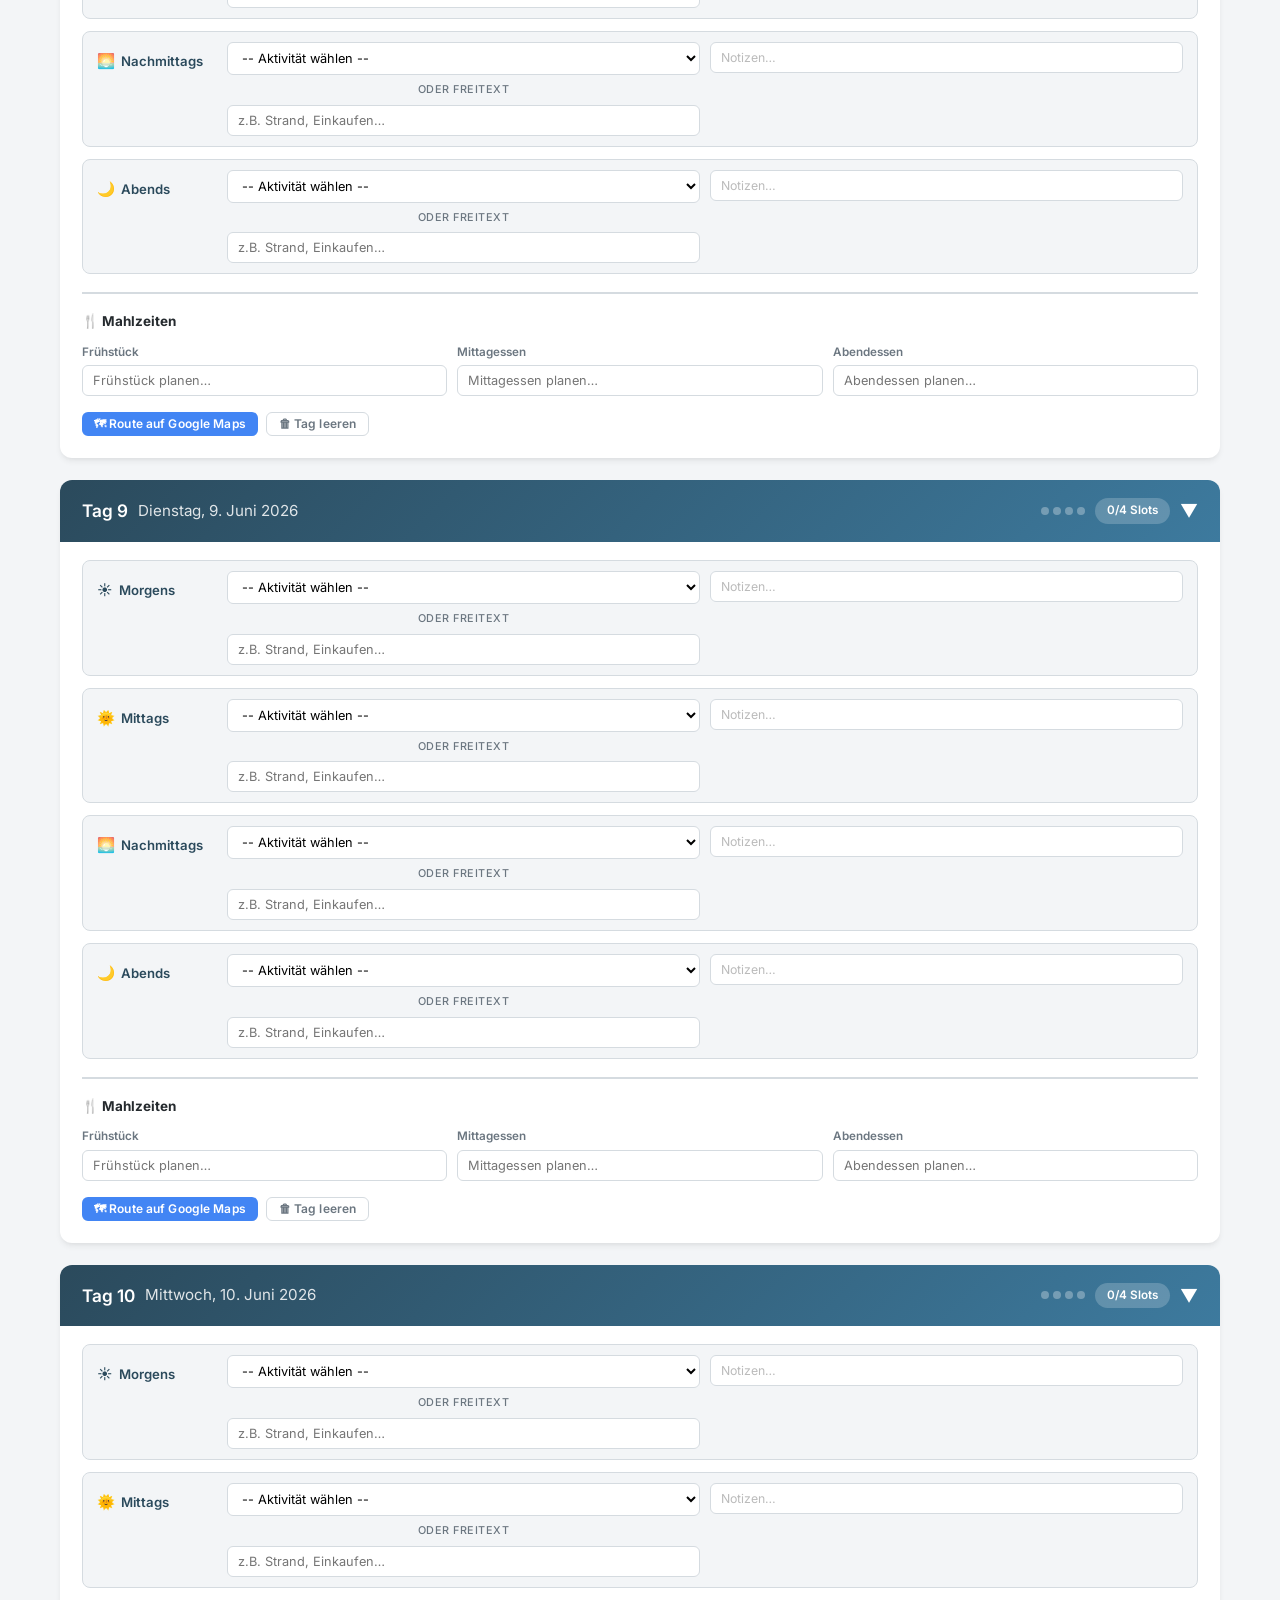
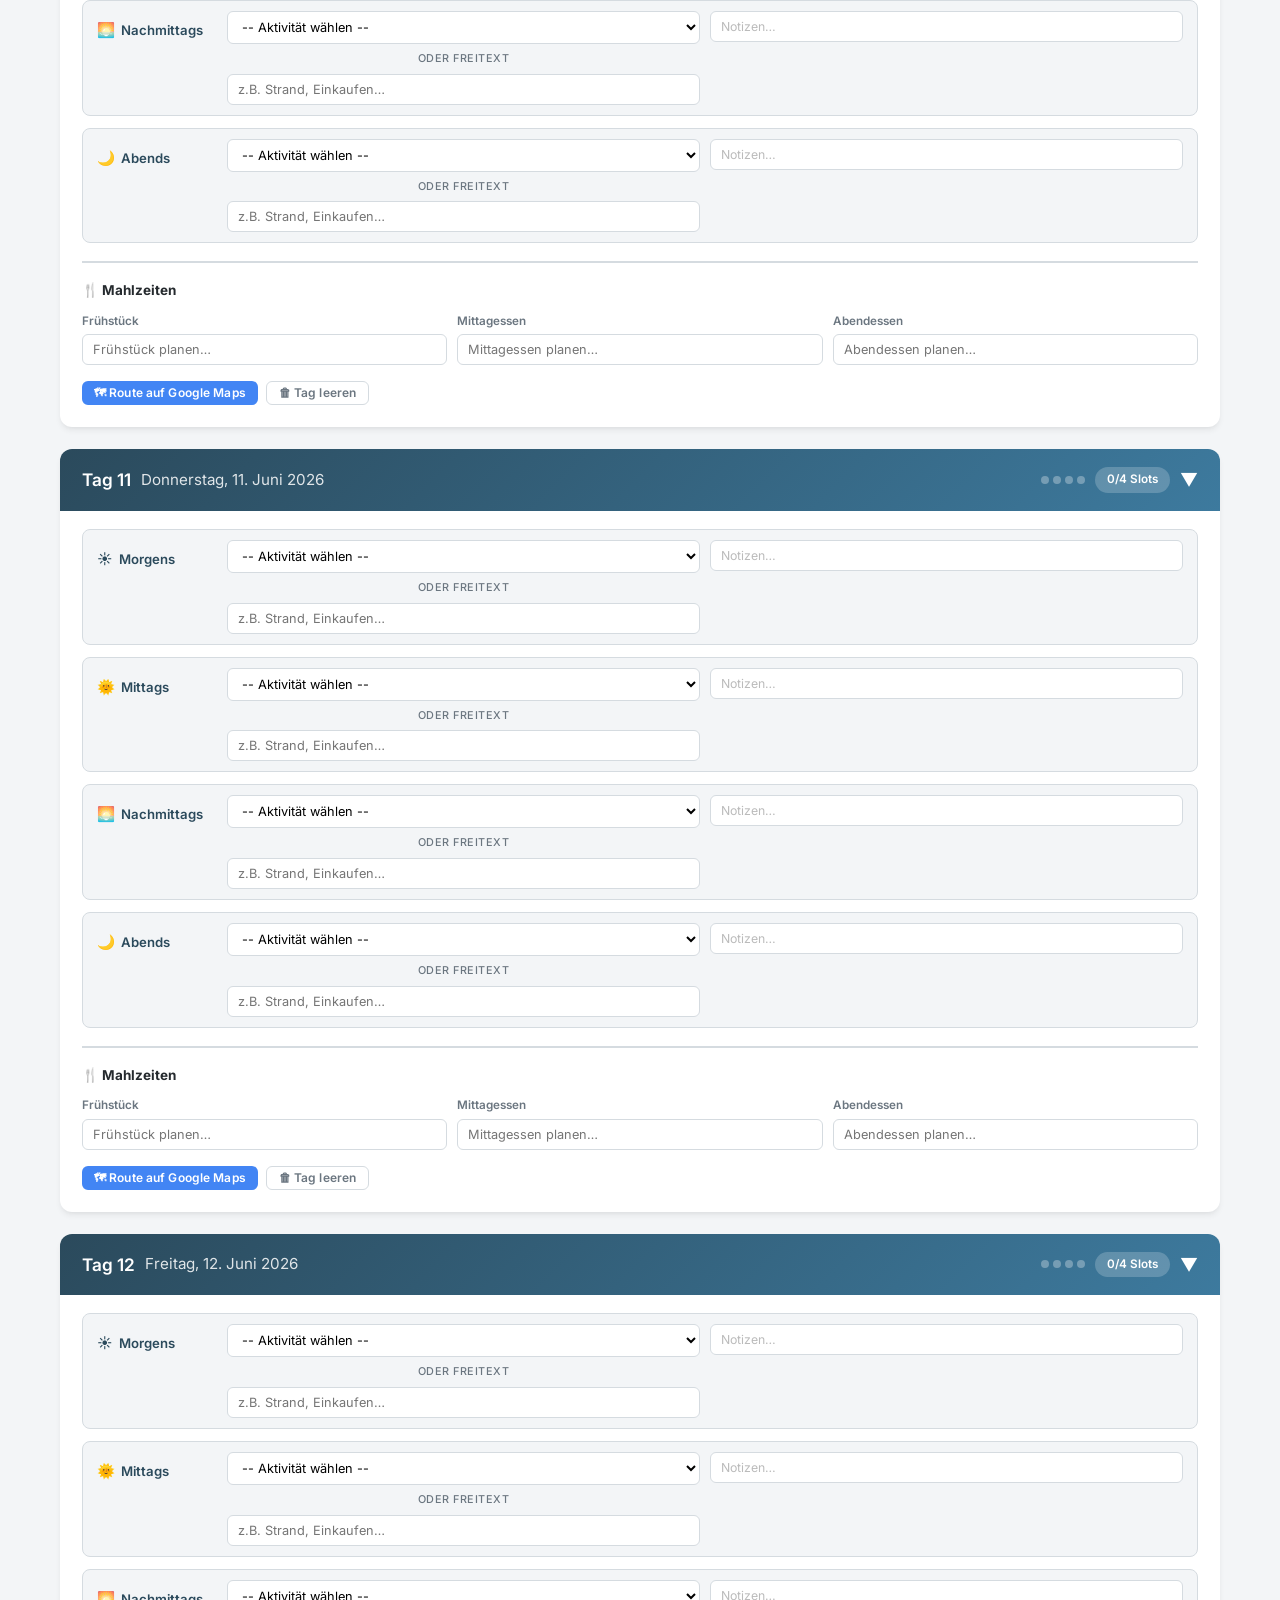
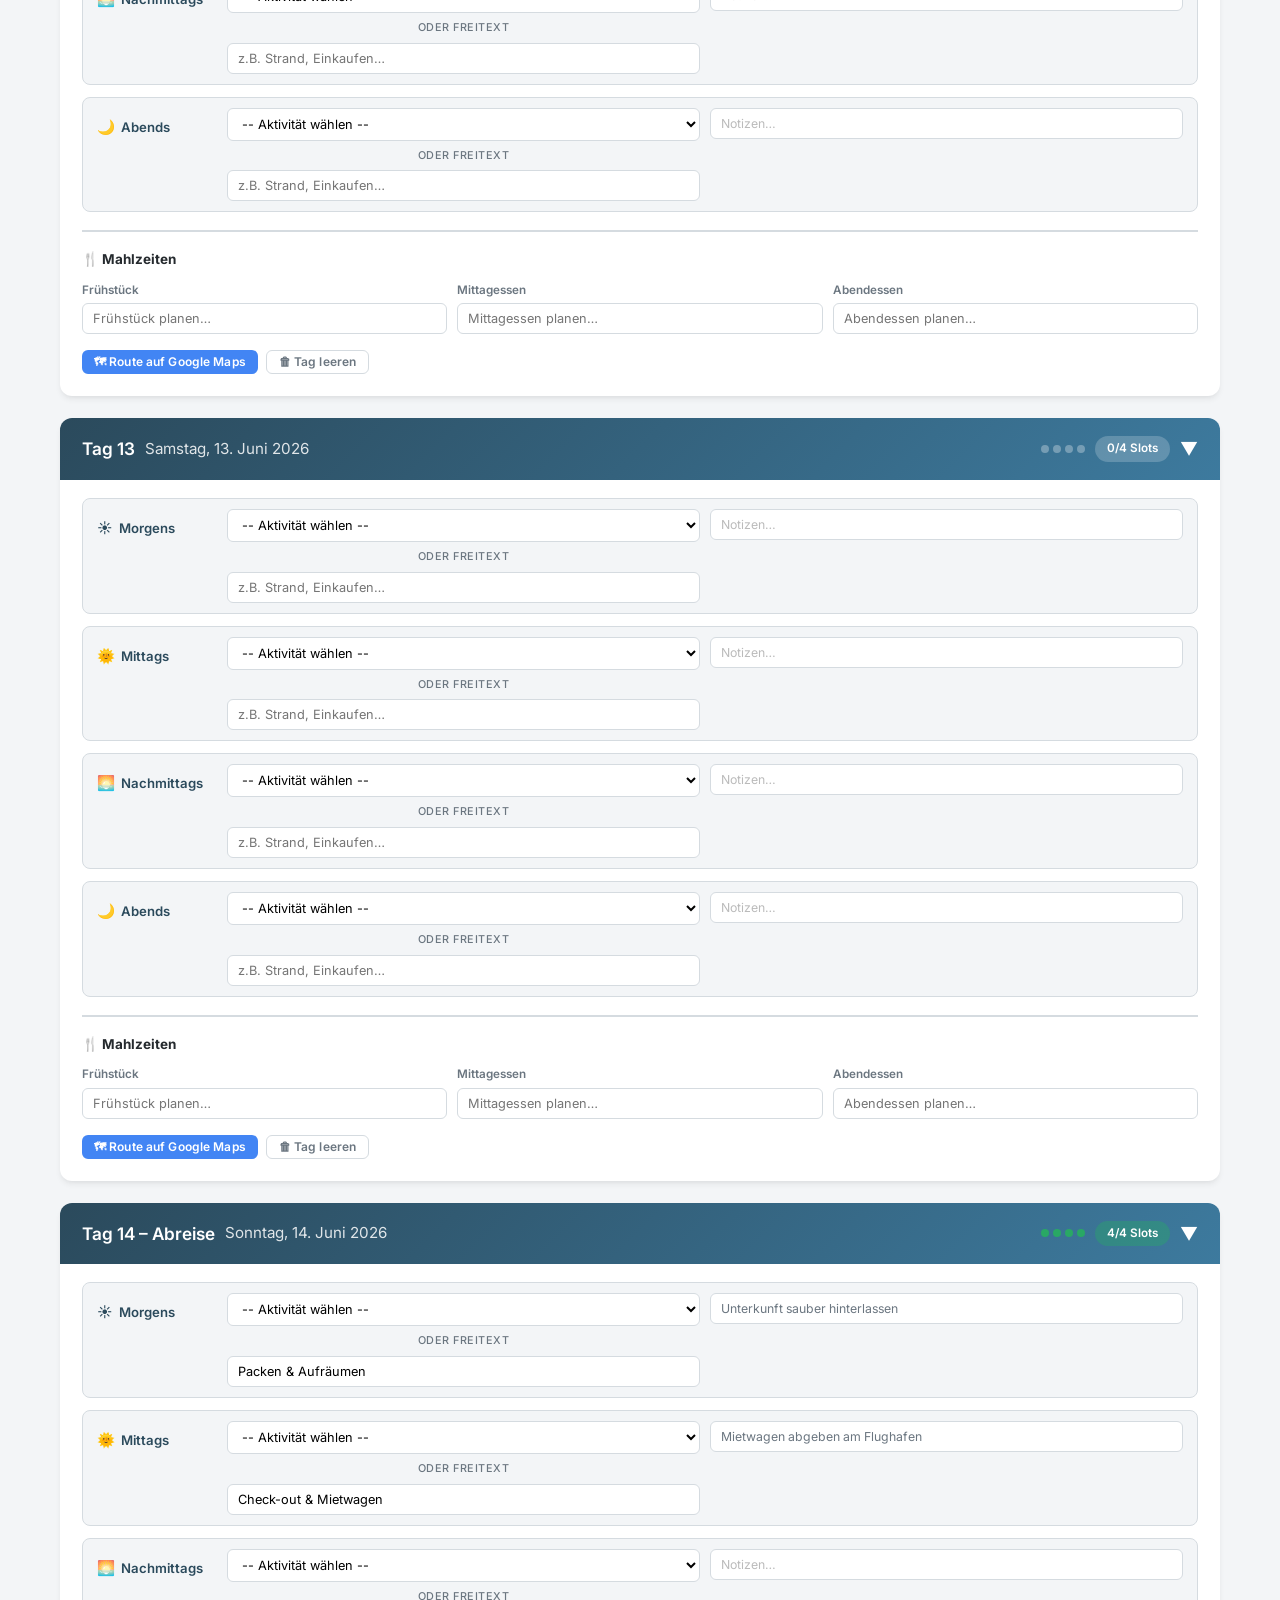
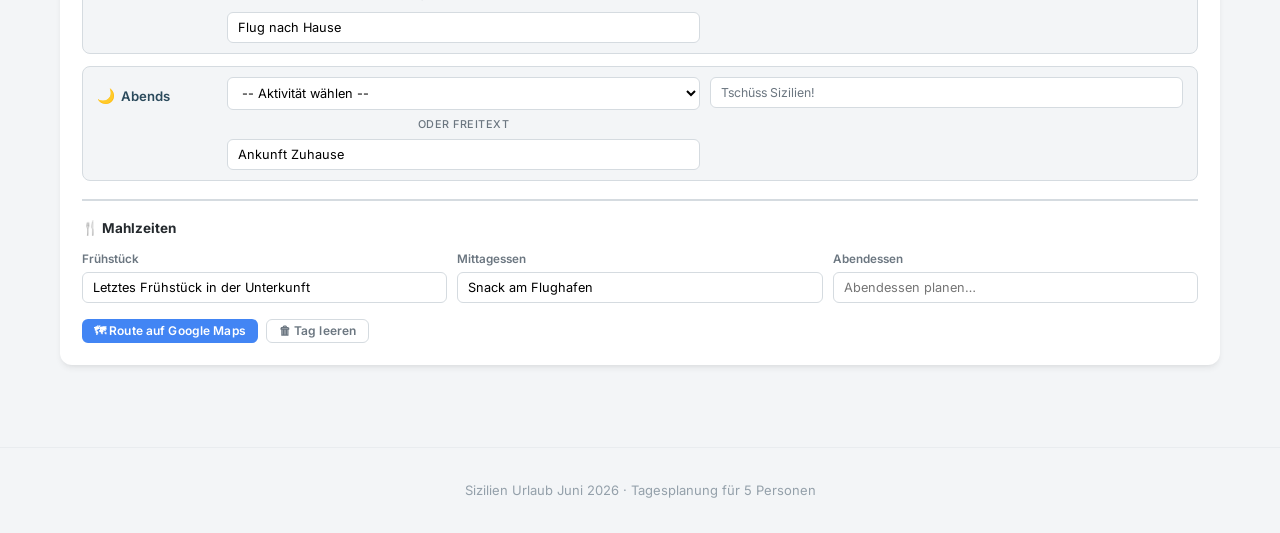
<file: tagesplan/index.html>
<!DOCTYPE html>
<html lang="de">
<head>
<meta charset="UTF-8">
<meta name="viewport" content="width=device-width, initial-scale=1.0">
<title>Tagesplan - Sizilien 2026</title>
<link rel="stylesheet" href="../shared/styles.css" />
<link rel="stylesheet" href="styles.css" />
</head>
<body>

<div id="site-nav" data-depth="1" data-title=""></div>

<header>
  <h1>Tagesplan</h1>
  <p>14 Tage Sizilien &middot; 1. &ndash; 14. Juni 2026 &middot; Tag f&uuml;r Tag planen</p>
</header>

<div class="container">

  <!-- Mini Calendar -->
  <div class="mini-calendar">
    <h3>&#128197; Kalender&uuml;bersicht</h3>
    <div class="mini-cal-grid" id="mini-cal"></div>
  </div>

  <!-- Stats -->
  <div class="plan-stats" id="plan-stats"></div>

  <!-- Global Actions -->
  <div class="global-actions">
    <div class="jump-to-day">
      <select id="jump-select" aria-label="Zum Tag springen">
        <option value="">Zum Tag springen&hellip;</option>
      </select>
    </div>
    <button class="btn btn-primary" onclick="expandAll()">Alle aufklappen</button>
    <button class="btn btn-secondary" onclick="collapseAll()">Alle zuklappen</button>
    <button class="btn btn-danger" onclick="resetAll()">Alle zur&uuml;cksetzen</button>
  </div>

  <!-- Day Cards -->
  <div id="day-cards"></div>

</div>

<div class="toast" id="toast"></div>
<footer>Sizilien Urlaub Juni 2026 &middot; Tagesplanung f&uuml;r 5 Personen</footer>

<script src="../shared/helpers.js"></script>
<script src="../shared/personen.js"></script>
<script src="../shared/nav.js"></script>
<script src="../aktivitaeten/aktivitaeten.js"></script>
<script src="tagesplan.js"></script>
<script>
// ─── State ───
var LS_KEY = 'sizilien2026_tagesplan';
var tagesplan = loadPlan();
var collapsedDays = {};

var SLOT_KEYS = ['morgens', 'mittags', 'nachmittags', 'abends'];
var SLOT_LABELS = {
  morgens: 'Morgens',
  mittags: 'Mittags',
  nachmittags: 'Nachmittags',
  abends: 'Abends'
};
var SLOT_ICONS = {
  morgens: '\u2600\uFE0F',
  mittags: '\u{1F31E}',
  nachmittags: '\u{1F305}',
  abends: '\u{1F319}'
};
var MEAL_KEYS = ['fruehstueck', 'mittagessen', 'abendessen'];
var MEAL_LABELS = {
  fruehstueck: 'Fr\u00FChst\u00FCck',
  mittagessen: 'Mittagessen',
  abendessen: 'Abendessen'
};

var DOW_SHORT = ['So', 'Mo', 'Di', 'Mi', 'Do', 'Fr', 'Sa'];

// ─── Persistence ───
function loadPlan() {
  try {
    var raw = localStorage.getItem(LS_KEY);
    if (raw) {
      var parsed = JSON.parse(raw);
      // Ensure all 14 days exist (merge with defaults for missing fields)
      return TAGESPLAN_DEFAULT.map(function(def, i) {
        var saved = parsed[i];
        if (!saved) return JSON.parse(JSON.stringify(def));
        // Ensure mahlzeiten exists
        if (!saved.mahlzeiten) {
          saved.mahlzeiten = def.mahlzeiten ? JSON.parse(JSON.stringify(def.mahlzeiten)) : { fruehstueck: '', mittagessen: '', abendessen: '' };
        }
        return saved;
      });
    }
  } catch (e) { /* ignore */ }
  return JSON.parse(JSON.stringify(TAGESPLAN_DEFAULT));
}

function savePlan() {
  localStorage.setItem(LS_KEY, JSON.stringify(tagesplan));
}

// ─── Helpers ───
function dayHasContent(day) {
  for (var k = 0; k < SLOT_KEYS.length; k++) {
    var s = day.slots[SLOT_KEYS[k]];
    if (s.aktivitaetId || s.freitext) return true;
  }
  if (day.mahlzeiten) {
    for (var m = 0; m < MEAL_KEYS.length; m++) {
      if (day.mahlzeiten[MEAL_KEYS[m]]) return true;
    }
  }
  return false;
}

function countFilledSlots(day) {
  var c = 0;
  SLOT_KEYS.forEach(function(k) {
    var s = day.slots[k];
    if (s.aktivitaetId || s.freitext) c++;
  });
  return c;
}

function getAktById(id) {
  return AKTIVITAETEN.find(function(a) { return a.id === id; }) || null;
}

function formatDateLong(dateStr) {
  var d = new Date(dateStr + 'T12:00:00');
  return d.toLocaleDateString('de-DE', { weekday: 'long', day: 'numeric', month: 'long', year: 'numeric' });
}

function getDOW(dateStr) {
  var d = new Date(dateStr + 'T12:00:00');
  return DOW_SHORT[d.getDay()];
}

function getDayNum(dateStr) {
  return new Date(dateStr + 'T12:00:00').getDate();
}

// ─── Build activity dropdown options ───
function buildAktOptions(selectedId) {
  var html = '<option value="">-- Aktivit\u00E4t w\u00E4hlen --</option>';
  var groups = {};
  AKTIVITAETEN.forEach(function(a) {
    var kat = a.kategorie || 'sonstige';
    if (!groups[kat]) groups[kat] = [];
    groups[kat].push(a);
  });
  var katLabels = {
    sehenswuerdigkeit: 'Sehensw\u00FCrdigkeiten',
    strand: 'Str\u00E4nde',
    restaurant: 'Restaurants & Essen',
    ausflug: 'Ausfl\u00FCge',
    sonstige: 'Sonstiges'
  };
  var order = ['sehenswuerdigkeit', 'strand', 'restaurant', 'ausflug', 'sonstige'];
  order.forEach(function(kat) {
    if (!groups[kat]) return;
    html += '<optgroup label="' + (katLabels[kat] || kat) + '">';
    groups[kat].forEach(function(a) {
      var sel = (selectedId === a.id) ? ' selected' : '';
      html += '<option value="' + a.id + '"' + sel + '>' + esc(a.name) + ' (' + esc(a.ort) + ')</option>';
    });
    html += '</optgroup>';
  });
  return html;
}

// ─── Render Mini Calendar ───
function renderMiniCal() {
  var html = '';
  tagesplan.forEach(function(day, i) {
    var hasPlan = dayHasContent(day);
    var cls = hasPlan ? 'has-plan' : 'empty';
    var dow = getDOW(day.datum);
    var num = getDayNum(day.datum);
    html += '<a href="#day-' + i + '" class="mini-cal-day ' + cls + '" title="' + esc(day.label) + ' \u2013 ' + formatDateLong(day.datum) + '">' +
      '<span class="cal-num">' + num + '</span>' +
      '<span class="cal-dow">' + dow + '</span>' +
    '</a>';
  });
  document.getElementById('mini-cal').innerHTML = html;
}

// ─── Render Stats ───
function renderStats() {
  var planned = 0;
  var totalSlots = 0;
  var totalAkt = 0;
  tagesplan.forEach(function(day) {
    if (dayHasContent(day)) planned++;
    SLOT_KEYS.forEach(function(k) {
      var s = day.slots[k];
      if (s.aktivitaetId || s.freitext) totalSlots++;
      if (s.aktivitaetId) totalAkt++;
    });
  });
  document.getElementById('plan-stats').innerHTML =
    '<div class="plan-stat">' +
      '<div class="plan-stat-icon">&#128197;</div>' +
      '<div class="plan-stat-info"><h4>Tage geplant</h4><div class="plan-stat-val">' + planned + ' / 14</div></div>' +
    '</div>' +
    '<div class="plan-stat">' +
      '<div class="plan-stat-icon">&#9201;</div>' +
      '<div class="plan-stat-info"><h4>Zeitslots belegt</h4><div class="plan-stat-val">' + totalSlots + ' / 56</div></div>' +
    '</div>' +
    '<div class="plan-stat">' +
      '<div class="plan-stat-icon">&#128205;</div>' +
      '<div class="plan-stat-info"><h4>Aktivit\u00E4ten zugewiesen</h4><div class="plan-stat-val">' + totalAkt + '</div></div>' +
    '</div>';
}

// ─── Render Jump Select ───
function renderJumpSelect() {
  var sel = document.getElementById('jump-select');
  var html = '<option value="">Zum Tag springen\u2026</option>';
  tagesplan.forEach(function(day, i) {
    html += '<option value="day-' + i + '">' + esc(day.label) + ' \u2013 ' + formatDateLong(day.datum) + '</option>';
  });
  sel.innerHTML = html;
  sel.onchange = function() {
    if (sel.value) {
      // uncollapse if collapsed
      var idx = parseInt(sel.value.replace('day-', ''), 10);
      collapsedDays[idx] = false;
      renderDayCards();
      var el = document.getElementById(sel.value);
      if (el) el.scrollIntoView({ behavior: 'smooth', block: 'start' });
      sel.value = '';
    }
  };
}

// ─── Render Day Cards ───
function renderDayCards() {
  var html = '';
  tagesplan.forEach(function(day, dayIdx) {
    var filled = countFilledSlots(day);
    var isCollapsed = collapsedDays[dayIdx] === true;
    var dateLong = formatDateLong(day.datum);

    html += '<div class="day-card" id="day-' + dayIdx + '">';

    // Header
    html += '<div class="day-card-header" style="cursor:pointer" onclick="toggleDay(' + dayIdx + ')" title="Klicken zum Auf-/Zuklappen">';
    html += '<h3>' + esc(day.label) + ' <span class="day-date">' + esc(dateLong) + '</span></h3>';
    html += '<div style="display:flex;align-items:center;gap:10px">';
    // Progress dots
    html += '<div class="day-progress">';
    SLOT_KEYS.forEach(function(k) {
      var s = day.slots[k];
      var isFilled = s.aktivitaetId || s.freitext;
      html += '<div class="day-progress-dot' + (isFilled ? ' filled' : '') + '" title="' + SLOT_LABELS[k] + '"></div>';
    });
    html += '</div>';
    html += '<span class="day-badge' + (filled > 0 ? ' filled' : '') + '">' + filled + '/4 Slots</span>';
    html += '<span style="font-size:1.2em">' + (isCollapsed ? '\u25B6' : '\u25BC') + '</span>';
    html += '</div>';
    html += '</div>';

    if (isCollapsed) {
      html += '</div>';
      return;
    }

    // Body
    html += '<div class="day-card-body">';

    // Time slots
    html += '<div class="time-slots">';
    SLOT_KEYS.forEach(function(slotKey) {
      var slot = day.slots[slotKey];
      html += '<div class="time-slot">';

      // Label
      html += '<div class="slot-label"><span class="slot-icon">' + SLOT_ICONS[slotKey] + '</span> ' + SLOT_LABELS[slotKey] + '</div>';

      // Select + Freitext
      html += '<div class="slot-fields">';
      html += '<select class="slot-select" data-day="' + dayIdx + '" data-slot="' + slotKey + '" data-field="aktivitaetId" onchange="onSlotChange(this)">';
      html += buildAktOptions(slot.aktivitaetId);
      html += '</select>';
      html += '<div class="slot-or">oder Freitext</div>';
      html += '<input class="slot-input" type="text" placeholder="z.B. Strand, Einkaufen\u2026" value="' + esc(slot.freitext) + '" data-day="' + dayIdx + '" data-slot="' + slotKey + '" data-field="freitext" onchange="onSlotInput(this)" oninput="onSlotInput(this)">';
      html += '</div>';

      // Notes
      html += '<input class="slot-notes" type="text" placeholder="Notizen\u2026" value="' + esc(slot.notizen) + '" data-day="' + dayIdx + '" data-slot="' + slotKey + '" data-field="notizen" onchange="onSlotInput(this)" oninput="onSlotInput(this)">';

      html += '</div>';
    });
    html += '</div>';

    // Meals
    html += '<div class="meals-section">';
    html += '<h4>&#127860; Mahlzeiten</h4>';
    html += '<div class="meals-grid">';
    MEAL_KEYS.forEach(function(mealKey) {
      var val = (day.mahlzeiten && day.mahlzeiten[mealKey]) || '';
      html += '<div class="meal-group">';
      html += '<label>' + MEAL_LABELS[mealKey] + '</label>';
      html += '<input class="meal-input" type="text" placeholder="' + MEAL_LABELS[mealKey] + ' planen\u2026" value="' + esc(val) + '" data-day="' + dayIdx + '" data-meal="' + mealKey + '" onchange="onMealInput(this)" oninput="onMealInput(this)">';
      html += '</div>';
    });
    html += '</div>';
    html += '</div>';

    // Day actions
    html += '<div class="day-actions">';
    html += '<button class="btn btn-sm btn-maps" onclick="openMaps(' + dayIdx + ')" title="Tagesroute in Google Maps \u00F6ffnen">&#128506; Route auf Google Maps</button>';
    html += '<button class="btn btn-sm btn-clear-day" onclick="clearDay(' + dayIdx + ')" title="Diesen Tag zur\u00FCcksetzen">&#128465; Tag leeren</button>';
    html += '</div>';

    html += '</div>'; // day-card-body
    html += '</div>'; // day-card
  });
  document.getElementById('day-cards').innerHTML = html;
}

// ─── Event Handlers ───
var _saveTimer = null;
function debouncedSave() {
  clearTimeout(_saveTimer);
  _saveTimer = setTimeout(function() {
    savePlan();
    renderMiniCal();
    renderStats();
  }, 400);
}

function onSlotChange(el) {
  var dayIdx = parseInt(el.getAttribute('data-day'), 10);
  var slotKey = el.getAttribute('data-slot');
  var field = el.getAttribute('data-field');

  if (field === 'aktivitaetId') {
    var val = el.value ? parseInt(el.value, 10) : null;
    tagesplan[dayIdx].slots[slotKey].aktivitaetId = val;
    // If an activity is selected, clear freitext
    if (val) {
      tagesplan[dayIdx].slots[slotKey].freitext = '';
      // Update the freitext input in this same slot
      var parent = el.closest('.time-slot');
      if (parent) {
        var ftInput = parent.querySelector('.slot-input');
        if (ftInput) ftInput.value = '';
      }
    }
  }
  debouncedSave();
}

function onSlotInput(el) {
  var dayIdx = parseInt(el.getAttribute('data-day'), 10);
  var slotKey = el.getAttribute('data-slot');
  var field = el.getAttribute('data-field');
  tagesplan[dayIdx].slots[slotKey][field] = el.value;

  // If freitext is typed, clear activity selection
  if (field === 'freitext' && el.value.trim()) {
    tagesplan[dayIdx].slots[slotKey].aktivitaetId = null;
    var parent = el.closest('.time-slot');
    if (parent) {
      var selEl = parent.querySelector('.slot-select');
      if (selEl) selEl.value = '';
    }
  }
  debouncedSave();
}

function onMealInput(el) {
  var dayIdx = parseInt(el.getAttribute('data-day'), 10);
  var mealKey = el.getAttribute('data-meal');
  if (!tagesplan[dayIdx].mahlzeiten) {
    tagesplan[dayIdx].mahlzeiten = { fruehstueck: '', mittagessen: '', abendessen: '' };
  }
  tagesplan[dayIdx].mahlzeiten[mealKey] = el.value;
  debouncedSave();
}

// ─── Day Actions ───
function toggleDay(idx) {
  collapsedDays[idx] = !collapsedDays[idx];
  renderDayCards();
}

function expandAll() {
  tagesplan.forEach(function(_, i) { collapsedDays[i] = false; });
  renderDayCards();
}

function collapseAll() {
  tagesplan.forEach(function(_, i) { collapsedDays[i] = true; });
  renderDayCards();
}

function clearDay(dayIdx) {
  if (!confirm('Tag ' + (dayIdx + 1) + ' wirklich zur\u00FCcksetzen?')) return;
  var def = JSON.parse(JSON.stringify(TAGESPLAN_DEFAULT[dayIdx]));
  // Reset to empty slots
  SLOT_KEYS.forEach(function(k) {
    def.slots[k] = { aktivitaetId: null, freitext: '', notizen: '' };
  });
  def.mahlzeiten = { fruehstueck: '', mittagessen: '', abendessen: '' };
  tagesplan[dayIdx] = def;
  savePlan();
  renderAll();
  toast('Tag ' + (dayIdx + 1) + ' zur\u00FCckgesetzt');
}

function resetAll() {
  if (!confirm('Wirklich ALLE 14 Tage zur\u00FCcksetzen? Alle Eingaben gehen verloren!')) return;
  tagesplan = JSON.parse(JSON.stringify(TAGESPLAN_DEFAULT));
  savePlan();
  collapsedDays = {};
  renderAll();
  toast('Gesamter Tagesplan zur\u00FCckgesetzt');
}

// ─── Google Maps Route ───
function openMaps(dayIdx) {
  var day = tagesplan[dayIdx];
  var waypoints = [];

  SLOT_KEYS.forEach(function(k) {
    var s = day.slots[k];
    if (s.aktivitaetId) {
      var akt = getAktById(s.aktivitaetId);
      if (akt && akt.mapLat && akt.mapLng) {
        waypoints.push({ lat: akt.mapLat, lng: akt.mapLng, name: akt.name });
      }
    }
  });

  if (waypoints.length === 0) {
    toast('Keine Aktivit\u00E4ten mit Koordinaten f\u00FCr diesen Tag hinterlegt', 'error');
    return;
  }

  // Build Google Maps directions URL
  var origin = waypoints[0].lat + ',' + waypoints[0].lng;
  var destination = waypoints[waypoints.length - 1].lat + ',' + waypoints[waypoints.length - 1].lng;
  var url = 'https://www.google.com/maps/dir/' + origin;

  if (waypoints.length > 1) {
    for (var i = 1; i < waypoints.length; i++) {
      url += '/' + waypoints[i].lat + ',' + waypoints[i].lng;
    }
  }

  window.open(url, '_blank');
}

// ─── Render All ───
function renderAll() {
  renderMiniCal();
  renderStats();
  renderJumpSelect();
  renderDayCards();
}

renderAll();
</script>
</body>
</html>
</file>
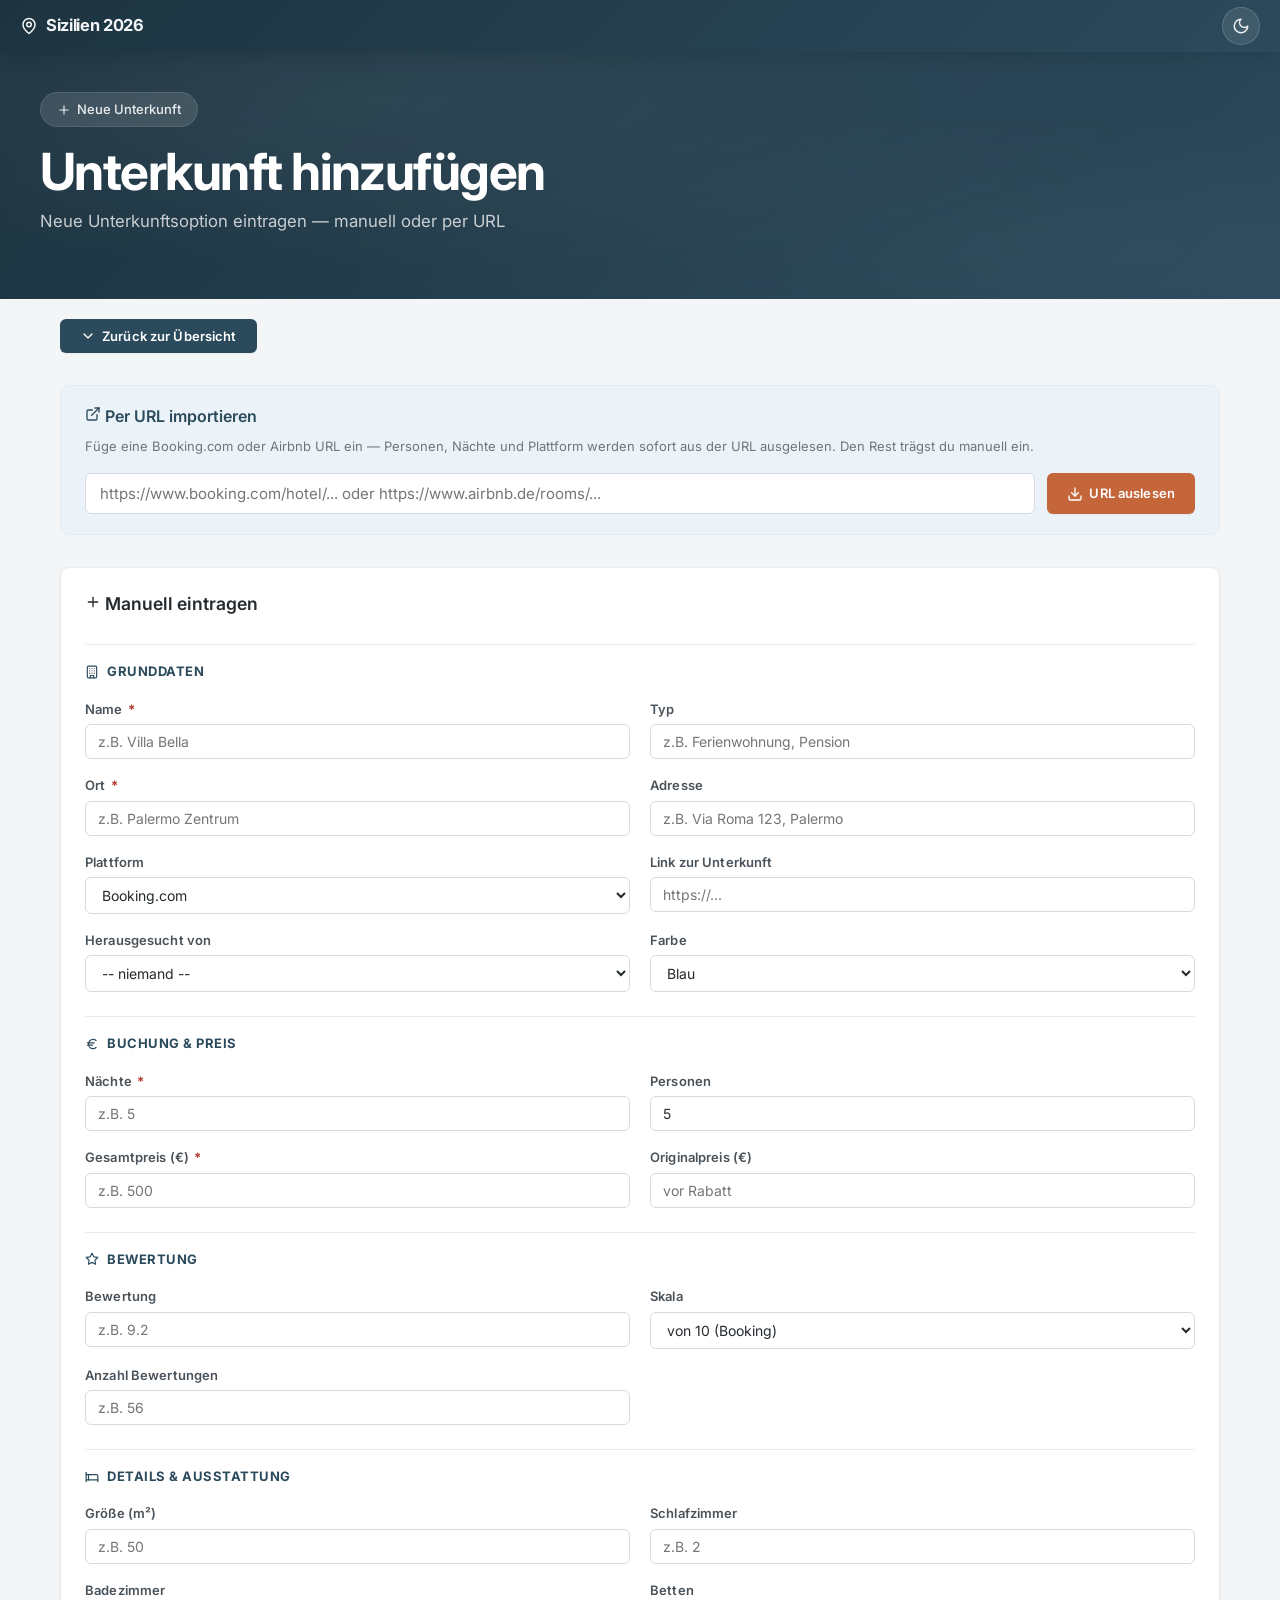
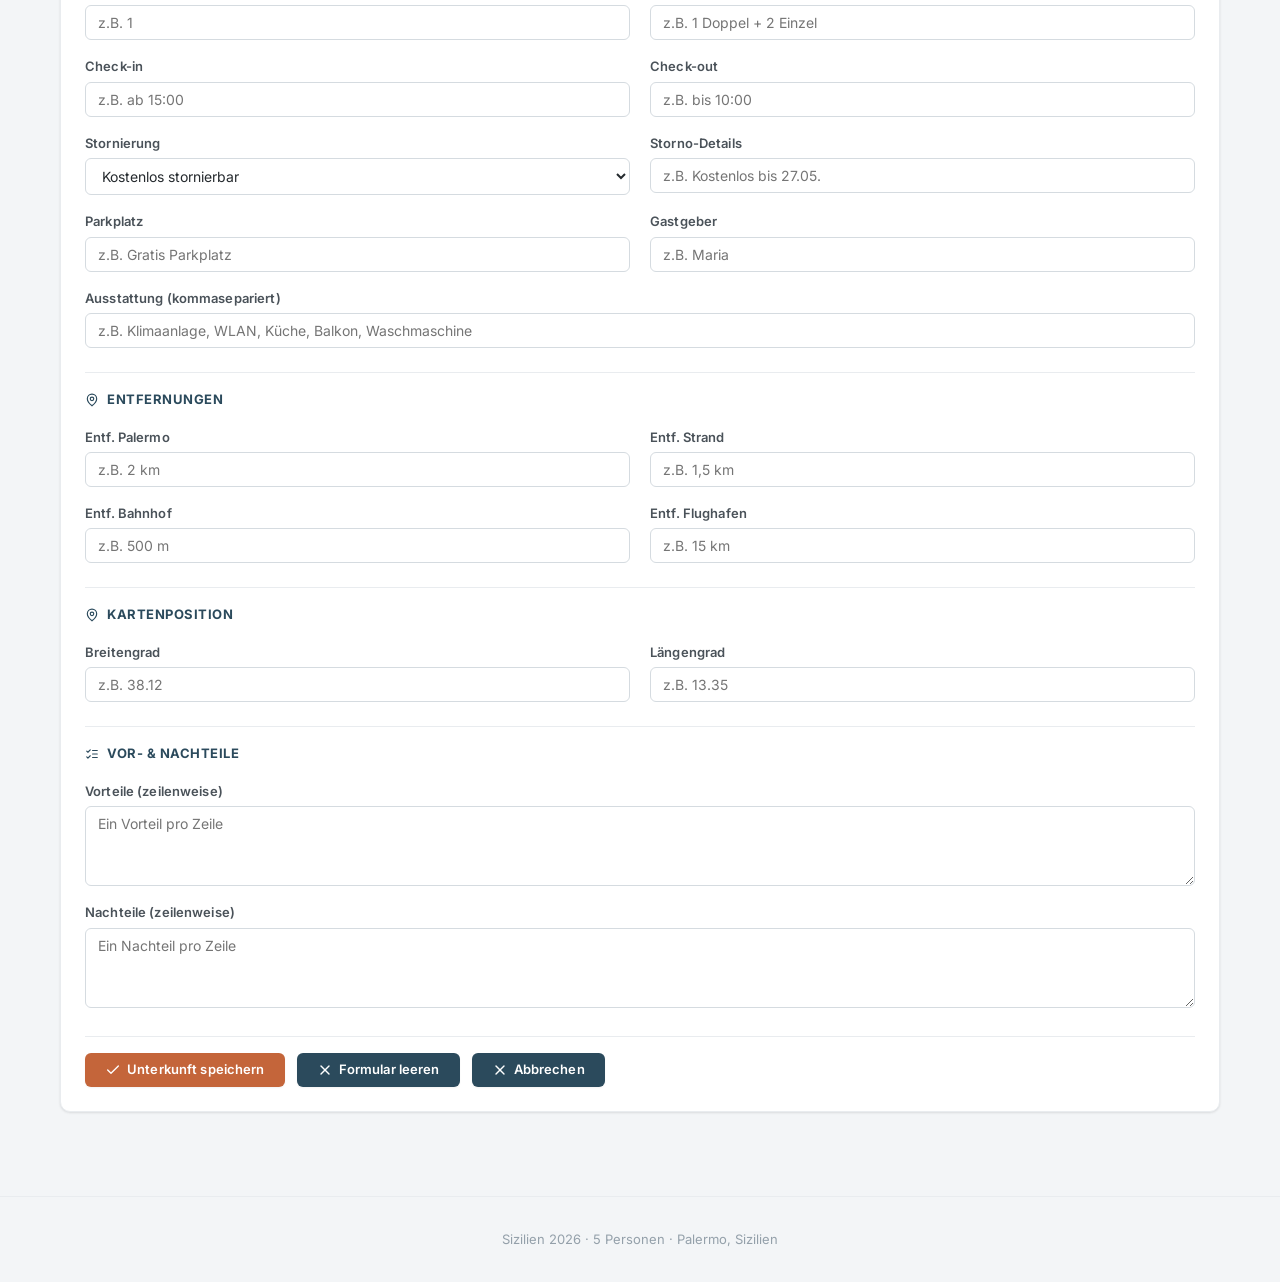
<file: unterkuenfte/hinzufuegen.html>
<!DOCTYPE html>
<html lang="de">
<head>
<meta charset="UTF-8">
<meta name="viewport" content="width=device-width, initial-scale=1.0">
<title>Unterkunft hinzuf&uuml;gen - Sizilien 2026</title>
<link rel="stylesheet" href="../shared/styles.css" />
<link rel="stylesheet" href="styles.css" />
<style>
/* ─── Add-Form Specific Styles ─── */
.url-scrape-section {
  background: var(--info-light);
  border: 1px solid var(--gray-100);
  border-radius: var(--radius-md);
  padding: var(--space-5) var(--space-6);
  margin-bottom: var(--space-8);
}
.url-scrape-section h3 {
  margin: 0 0 var(--space-2);
  font-size: 1rem;
  color: var(--primary);
}
.url-scrape-section p {
  font-size: 0.8125rem;
  color: var(--gray-500);
  margin-bottom: var(--space-4);
}
.url-input-row {
  display: flex;
  gap: var(--space-3);
}
.url-input-row input {
  flex: 1;
  padding: 10px 14px;
  border: 1px solid var(--gray-200);
  border-radius: var(--radius-sm);
  font-size: 0.9375rem;
  font-family: inherit;
  background: var(--surface-card);
  color: var(--gray-900);
}
.url-input-row input:focus {
  outline: none;
  border-color: var(--primary-light);
  box-shadow: 0 0 0 3px rgba(61,122,158,0.15);
}
.scrape-status {
  margin-top: var(--space-3);
  font-size: 0.8125rem;
  display: none;
  align-items: center;
  gap: var(--space-2);
}
.scrape-status.visible { display: flex; }
.scrape-status.loading { color: var(--primary); }
.scrape-status.success { color: var(--success); }
.scrape-status.error { color: var(--error); }
.spinner {
  width: 16px; height: 16px;
  border: 2px solid var(--gray-200);
  border-top-color: var(--primary);
  border-radius: 50%;
  animation: spin 0.6s linear infinite;
}
@keyframes spin { to { transform: rotate(360deg); } }

.add-form {
  background: var(--surface-card);
  border: 1px solid var(--gray-100);
  border-radius: var(--radius-md);
  padding: var(--space-6);
  box-shadow: var(--shadow-sm);
}
.add-form h3 {
  margin: 0 0 var(--space-5);
  font-size: 1.1rem;
  color: var(--gray-900);
}
.form-grid {
  display: grid;
  grid-template-columns: 1fr 1fr;
  gap: var(--space-4) var(--space-5);
}
.form-group { display: flex; flex-direction: column; gap: 4px; }
.form-group.full { grid-column: 1 / -1; }
.form-group label {
  font-size: 0.8125rem;
  font-weight: 600;
  color: var(--gray-700);
}
.form-group label .required { color: var(--error); }
.form-group input, .form-group select, .form-group textarea {
  padding: 8px 12px;
  border: 1px solid var(--gray-200);
  border-radius: var(--radius-sm);
  font-size: 0.875rem;
  font-family: inherit;
  background: var(--surface-card);
  color: var(--gray-900);
  transition: border-color var(--duration-fast) var(--ease);
}
.form-group input:focus, .form-group select:focus, .form-group textarea:focus {
  outline: none;
  border-color: var(--primary-light);
  box-shadow: 0 0 0 3px rgba(61,122,158,0.15);
}
.form-group textarea { min-height: 80px; resize: vertical; }
.form-group .help-text {
  font-size: 0.6875rem;
  color: var(--gray-400);
  margin-top: 2px;
}

.form-section-title {
  grid-column: 1 / -1;
  font-size: 0.8125rem;
  font-weight: 700;
  color: var(--primary);
  text-transform: uppercase;
  letter-spacing: 0.04em;
  padding-top: var(--space-4);
  border-top: 1px solid var(--gray-100);
  margin-top: var(--space-2);
  display: flex;
  align-items: center;
  gap: var(--space-2);
}

.form-actions {
  grid-column: 1 / -1;
  display: flex;
  gap: var(--space-3);
  padding-top: var(--space-4);
  border-top: 1px solid var(--gray-100);
  flex-wrap: wrap;
}

.prefilled {
  border-color: var(--success) !important;
  background: var(--success-light) !important;
}

@media (max-width: 768px) {
  .form-grid { grid-template-columns: 1fr; }
  .url-input-row { flex-direction: column; }
}
</style>
</head>
<body>

<a href="#main-content" class="skip-link">Zum Inhalt springen</a>

<!-- Mini Nav -->
<div class="mini-nav">
  <a href="index.html" class="mini-nav-brand" id="mini-brand"></a>
  <div class="mini-nav-actions">
    <button class="theme-toggle" id="theme-toggle" aria-label="Farbmodus wechseln"></button>
  </div>
</div>

<!-- Hero -->
<section class="hero" style="padding:var(--space-10) var(--space-5) var(--space-8)">
  <div class="hero-content">
    <span class="hero-badge" id="hero-badge"></span>
    <h1>Unterkunft hinzuf&uuml;gen</h1>
    <p class="hero-subtitle">Neue Unterkunftsoption eintragen &mdash; manuell oder per URL</p>
  </div>
</section>

<div class="container" id="main-content">

  <div class="action-bar">
    <a href="index.html" class="btn btn-secondary" id="btn-back"></a>
  </div>

  <!-- URL Scrape Section -->
  <div class="url-scrape-section">
    <h3 id="scrape-title"></h3>
    <p>F&uuml;ge eine Booking.com oder Airbnb URL ein &mdash; Personen, N&auml;chte und Plattform werden sofort aus der URL ausgelesen. Den Rest tr&auml;gst du manuell ein.</p>
    <div class="url-input-row">
      <input type="url" id="scrape-url" placeholder="https://www.booking.com/hotel/... oder https://www.airbnb.de/rooms/...">
      <button class="btn btn-primary" id="btn-scrape" onclick="scrapeUrl()"></button>
    </div>
    <div class="scrape-status" id="scrape-status">
      <span id="scrape-icon"></span>
      <span id="scrape-msg"></span>
    </div>
  </div>

  <!-- Manual Form -->
  <div class="add-form">
    <h3 id="form-title"></h3>
    <div class="form-grid">

      <div class="form-section-title" id="sec-basic"></div>
      <div class="form-group"><label>Name <span class="required">*</span></label><input id="f-name" placeholder="z.B. Villa Bella"></div>
      <div class="form-group"><label>Typ</label><input id="f-type" placeholder="z.B. Ferienwohnung, Pension"></div>
      <div class="form-group"><label>Ort <span class="required">*</span></label><input id="f-location" placeholder="z.B. Palermo Zentrum"></div>
      <div class="form-group"><label>Adresse</label><input id="f-address" placeholder="z.B. Via Roma 123, Palermo"></div>
      <div class="form-group"><label>Plattform</label>
        <select id="f-platform"><option>Booking.com</option><option>Airbnb</option><option>Andere</option></select>
      </div>
      <div class="form-group"><label>Link zur Unterkunft</label><input id="f-link" type="url" placeholder="https://..."></div>
      <div class="form-group"><label>Herausgesucht von</label>
        <select id="f-selectedBy"><option value="">-- niemand --</option></select>
      </div>
      <div class="form-group"><label>Farbe</label>
        <select id="f-color">
          <option value="#2980b9">Blau</option><option value="#c0392b">Rot</option>
          <option value="#27ae60">Gr&uuml;n</option><option value="#8e44ad">Lila</option>
          <option value="#e67e22">Orange</option><option value="#b7950b">Gold</option>
          <option value="#2c3e50">Dunkelblau</option><option value="#16a085">T&uuml;rkis</option>
        </select>
      </div>

      <div class="form-section-title" id="sec-booking"></div>
      <div class="form-group"><label>N&auml;chte <span class="required">*</span></label><input id="f-nights" type="number" placeholder="z.B. 5" min="1"></div>
      <div class="form-group"><label>Personen</label><input id="f-persons" type="number" value="5" min="1"></div>
      <div class="form-group"><label>Gesamtpreis (&euro;) <span class="required">*</span></label><input id="f-price" type="number" placeholder="z.B. 500"></div>
      <div class="form-group"><label>Originalpreis (&euro;)</label><input id="f-origPrice" type="number" placeholder="vor Rabatt"></div>

      <div class="form-section-title" id="sec-rating"></div>
      <div class="form-group"><label>Bewertung</label><input id="f-rating" type="number" step="0.1" placeholder="z.B. 9.2"></div>
      <div class="form-group"><label>Skala</label>
        <select id="f-ratingScale"><option value="10">von 10 (Booking)</option><option value="5">von 5 (Airbnb)</option></select>
      </div>
      <div class="form-group"><label>Anzahl Bewertungen</label><input id="f-ratingCount" type="number" placeholder="z.B. 56"></div>

      <div class="form-section-title" id="sec-details"></div>
      <div class="form-group"><label>Gr&ouml;&szlig;e (m&sup2;)</label><input id="f-sqm" type="number" placeholder="z.B. 50"></div>
      <div class="form-group"><label>Schlafzimmer</label><input id="f-bedrooms" type="number" placeholder="z.B. 2"></div>
      <div class="form-group"><label>Badezimmer</label><input id="f-bathrooms" type="number" placeholder="z.B. 1"></div>
      <div class="form-group"><label>Betten</label><input id="f-beds" placeholder="z.B. 1 Doppel + 2 Einzel"></div>
      <div class="form-group"><label>Check-in</label><input id="f-checkin" placeholder="z.B. ab 15:00"></div>
      <div class="form-group"><label>Check-out</label><input id="f-checkout" placeholder="z.B. bis 10:00"></div>
      <div class="form-group"><label>Stornierung</label>
        <select id="f-cancel"><option value="free">Kostenlos stornierbar</option><option value="partial">Teilweise erstattbar</option><option value="none">Nicht kostenlos</option></select>
      </div>
      <div class="form-group"><label>Storno-Details</label><input id="f-cancelNote" placeholder="z.B. Kostenlos bis 27.05."></div>
      <div class="form-group"><label>Parkplatz</label><input id="f-parking" placeholder="z.B. Gratis Parkplatz"></div>
      <div class="form-group"><label>Gastgeber</label><input id="f-host" placeholder="z.B. Maria"></div>
      <div class="form-group full"><label>Ausstattung (kommasepariert)</label><input id="f-features" placeholder="z.B. Klimaanlage, WLAN, K&uuml;che, Balkon, Waschmaschine"></div>

      <div class="form-section-title" id="sec-distances"></div>
      <div class="form-group"><label>Entf. Palermo</label><input id="f-dPalermo" placeholder="z.B. 2 km"></div>
      <div class="form-group"><label>Entf. Strand</label><input id="f-dStrand" placeholder="z.B. 1,5 km"></div>
      <div class="form-group"><label>Entf. Bahnhof</label><input id="f-dBahn" placeholder="z.B. 500 m"></div>
      <div class="form-group"><label>Entf. Flughafen</label><input id="f-dFlug" placeholder="z.B. 15 km"></div>

      <div class="form-section-title" id="sec-map"></div>
      <div class="form-group"><label>Breitengrad</label><input id="f-lat" type="number" step="0.0001" placeholder="z.B. 38.12"></div>
      <div class="form-group"><label>L&auml;ngengrad</label><input id="f-lng" type="number" step="0.0001" placeholder="z.B. 13.35"></div>

      <div class="form-section-title" id="sec-procons"></div>
      <div class="form-group full"><label>Vorteile (zeilenweise)</label><textarea id="f-pros" placeholder="Ein Vorteil pro Zeile"></textarea></div>
      <div class="form-group full"><label>Nachteile (zeilenweise)</label><textarea id="f-cons" placeholder="Ein Nachteil pro Zeile"></textarea></div>

      <div class="form-actions">
        <button class="btn btn-primary" id="btn-save" onclick="saveHotel()"></button>
        <button class="btn btn-secondary" id="btn-clear" onclick="clearForm()"></button>
        <a href="index.html" class="btn btn-secondary" id="btn-cancel"></a>
      </div>
    </div>
  </div>

</div>

<div class="toast" id="toast"></div>
<footer></footer>

<script src="../shared/icons.js"></script>
<script src="../shared/config.js"></script>
<script src="../shared/data.js"></script>
<script src="hotels.js"></script>
<script src="../shared/helpers.js"></script>
<script src="../shared/personen.js"></script>
<script>
(function() {
  var SECTION = 'hotels';
  var config = SizilienConfig.load();

  // ─── Theme Toggle (same as main page) ───
  var THEME_KEY = 'sizilien-theme';
  function getTheme() {
    var saved = localStorage.getItem(THEME_KEY);
    if (saved) return saved;
    if (window.matchMedia && window.matchMedia('(prefers-color-scheme: dark)').matches) return 'dark';
    return 'light';
  }
  function applyTheme(theme) {
    document.documentElement.setAttribute('data-theme', theme === 'dark' ? 'dark' : '');
    var btn = document.getElementById('theme-toggle');
    if (btn) btn.innerHTML = theme === 'dark' ? Icons.sunMedium({size: 18}) : Icons.moon({size: 18});
  }
  var currentTheme = getTheme();
  applyTheme(currentTheme);
  document.getElementById('theme-toggle').addEventListener('click', function() {
    currentTheme = currentTheme === 'dark' ? 'light' : 'dark';
    localStorage.setItem(THEME_KEY, currentTheme);
    applyTheme(currentTheme);
  });

  // ─── Icons & labels ───
  document.getElementById('mini-brand').innerHTML = Icons.mapPin({size: 18}) + ' Sizilien 2026';
  document.getElementById('hero-badge').innerHTML = Icons.plus({size: 14}) + ' Neue Unterkunft';
  document.getElementById('btn-back').innerHTML = Icons.chevronDown({size: 14, class: 'rotate-90'}) + ' Zur\u00FCck zur \u00DCbersicht';
  document.getElementById('scrape-title').innerHTML = Icons.externalLink({size: 16}) + ' Per URL importieren';
  document.getElementById('btn-scrape').innerHTML = Icons.download({size: 16}) + ' URL auslesen';
  document.getElementById('form-title').innerHTML = Icons.plus({size: 16}) + ' Manuell eintragen';
  document.getElementById('sec-basic').innerHTML = Icons.building({size: 14}) + ' Grunddaten';
  document.getElementById('sec-booking').innerHTML = Icons.euro({size: 14}) + ' Buchung & Preis';
  document.getElementById('sec-rating').innerHTML = Icons.star({size: 14}) + ' Bewertung';
  document.getElementById('sec-details').innerHTML = Icons.bed({size: 14}) + ' Details & Ausstattung';
  document.getElementById('sec-distances').innerHTML = Icons.mapPin({size: 14}) + ' Entfernungen';
  document.getElementById('sec-map').innerHTML = Icons.mapPin({size: 14}) + ' Kartenposition';
  document.getElementById('sec-procons').innerHTML = Icons.listChecks({size: 14}) + ' Vor- & Nachteile';
  document.getElementById('btn-save').innerHTML = Icons.check({size: 16}) + ' Unterkunft speichern';
  document.getElementById('btn-clear').innerHTML = Icons.x({size: 16}) + ' Formular leeren';
  document.getElementById('btn-cancel').innerHTML = Icons.x({size: 16}) + ' Abbrechen';

  // ─── Populate "selectedBy" with person names ───
  var sel = document.getElementById('f-selectedBy');
  config.personenNamen.forEach(function(name) {
    var opt = document.createElement('option');
    opt.value = name;
    opt.textContent = name;
    sel.appendChild(opt);
  });

  // ─── Client-side URL Parsing ───
  function parseUrlData(url) {
    var result = { link: url };
    try { var u = new URL(url); } catch(e) { return result; }
    var params = u.searchParams;
    var host = u.hostname.toLowerCase();

    if (host.indexOf('airbnb') !== -1) {
      result.platform = 'Airbnb';
      result.ratingScale = 5;
      if (params.get('adults')) result.persons = parseInt(params.get('adults'));
      var ci = params.get('check_in'), co = params.get('check_out');
      if (ci && co) {
        var d1 = new Date(ci), d2 = new Date(co);
        var nights = Math.round((d2 - d1) / 86400000);
        if (nights > 0) result.nights = nights;
      }
      if (params.get('location')) {
        result.locationHint = decodeURIComponent(params.get('location').replace(/\+/g, ' '));
      }
    } else if (host.indexOf('booking.com') !== -1) {
      result.platform = 'Booking.com';
      result.ratingScale = 10;
      if (params.get('group_adults')) result.persons = parseInt(params.get('group_adults'));
      var ci2 = params.get('checkin'), co2 = params.get('checkout');
      if (ci2 && co2) {
        var d3 = new Date(ci2), d4 = new Date(co2);
        var nights2 = Math.round((d4 - d3) / 86400000);
        if (nights2 > 0) result.nights = nights2;
      }
      // Name hint from URL slug: /hotel/it/casa-alice.html
      var slugMatch = u.pathname.match(/\/hotel\/\w+\/([^.]+)/);
      if (slugMatch) {
        result.nameHint = slugMatch[1].replace(/-/g, ' ').replace(/\b\w/g, function(c) { return c.toUpperCase(); });
      }
    }
    return result;
  }

  // ─── Cloudflare Worker URL (bonus, optional) ───
  var WORKER_URL = '';
  if (typeof SizilienAuth !== 'undefined' && SizilienAuth.WORKER_URL) {
    WORKER_URL = SizilienAuth.WORKER_URL;
  }

  // ─── URL Import (client-side parsing + optional Worker scrape) ───
  window.scrapeUrl = function() {
    var url = document.getElementById('scrape-url').value.trim();
    if (!url) { toast('Bitte eine URL eingeben', 'error'); return; }

    // ── Phase 1: Instant client-side URL parsing ──
    var parsed = parseUrlData(url);
    var filled = 0;

    function fill(id, val) {
      if (val === undefined || val === null || val === '') return;
      var el = document.getElementById(id);
      if (!el) return;
      el.value = val;
      el.classList.add('prefilled');
      filled++;
    }

    fill('f-link', parsed.link);
    if (parsed.platform) {
      document.getElementById('f-platform').value = parsed.platform;
      document.getElementById('f-ratingScale').value = String(parsed.ratingScale || 10);
      filled++;
    }
    if (parsed.persons) fill('f-persons', parsed.persons);
    if (parsed.nights) fill('f-nights', parsed.nights);
    if (parsed.locationHint) fill('f-location', parsed.locationHint);
    if (parsed.nameHint) fill('f-name', parsed.nameHint);

    var details = [];
    if (parsed.platform) details.push(parsed.platform);
    if (parsed.persons) details.push(parsed.persons + ' Personen');
    if (parsed.nights) details.push(parsed.nights + ' N\u00E4chte');
    if (parsed.locationHint) details.push(parsed.locationHint);
    if (parsed.nameHint) details.push('"' + parsed.nameHint + '"');

    if (details.length > 0) {
      showScrapeStatus('success', 'Aus URL erkannt: ' + details.join(', ') + '. Restliche Felder bitte manuell erg\u00E4nzen.');
      toast(filled + ' Felder aus URL \u00FCbernommen!');
    } else {
      showScrapeStatus('success', 'URL \u00FCbernommen. Plattform nicht erkannt \u2014 bitte alle Felder manuell ausf\u00FCllen.');
    }

    // ── Phase 2: Try Worker scrape in background (bonus) ──
    if (WORKER_URL) {
      fetch(WORKER_URL + '/scrape', {
        method: 'POST',
        headers: { 'Content-Type': 'application/json' },
        body: JSON.stringify({ url: url })
      })
      .then(function(res) { return res.json(); })
      .then(function(data) {
        if (data.error || !data.extracted) return;
        var ex = data.extracted;
        var extra = 0;
        // Only fill fields that are still empty
        function fillIfEmpty(id, val) {
          if (!val) return;
          var el = document.getElementById(id);
          if (!el || el.value) return;
          el.value = val;
          el.classList.add('prefilled');
          extra++;
        }
        fillIfEmpty('f-name', ex.name);
        fillIfEmpty('f-location', ex.location);
        fillIfEmpty('f-address', ex.address);
        if (ex.rating) fillIfEmpty('f-rating', ex.rating);
        if (ex.ratingCount) fillIfEmpty('f-ratingCount', ex.ratingCount);
        if (ex.mapLat) fillIfEmpty('f-lat', ex.mapLat);
        if (ex.mapLng) fillIfEmpty('f-lng', ex.mapLng);
        if (extra > 0) {
          toast(extra + ' weitere Felder per Scraping erg\u00E4nzt!');
          showScrapeStatus('success', 'Insgesamt ' + (filled + extra) + ' Felder automatisch bef\u00FCllt!');
        }
      })
      .catch(function() { /* Worker failed silently — user already has URL-parsed data */ });
    }
  };

  function showScrapeStatus(type, msg) {
    var el = document.getElementById('scrape-status');
    var icon = document.getElementById('scrape-icon');
    var msgEl = document.getElementById('scrape-msg');
    el.className = 'scrape-status visible ' + type;
    if (type === 'loading') {
      icon.innerHTML = '<div class="spinner"></div>';
    } else if (type === 'success') {
      icon.innerHTML = Icons.check({size: 16});
    } else {
      icon.innerHTML = Icons.alertTriangle({size: 16});
    }
    msgEl.textContent = msg;
  }

  // ─── Save Hotel to DataStore ───
  window.saveHotel = function() {
    clearValidation();
    var ok = true;
    ok = validateRequired('f-name', 'Name ist erforderlich') & ok;
    ok = validateRequired('f-location', 'Ort ist erforderlich') & ok;
    ok = validateRequired('f-nights', 'N\u00E4chte ist erforderlich') & ok;
    ok = validateRequired('f-price', 'Preis ist erforderlich') & ok;
    if (!ok) { toast('Bitte Pflichtfelder ausf\u00FCllen', 'error'); return; }

    var name = document.getElementById('f-name').value.trim();
    var nights = parseInt(document.getElementById('f-nights').value) || 5;
    var price = parseFloat(document.getElementById('f-price').value);
    var persons = parseInt(document.getElementById('f-persons').value) || 5;
    var colorVal = document.getElementById('f-color').value;

    var cancelType = document.getElementById('f-cancel').value;
    var cancelMap = { free: {free:true,note:''}, partial: {free:false,partial:true,note:''}, none: {free:false,note:''} };
    var cancel = cancelMap[cancelType];
    cancel.note = document.getElementById('f-cancelNote').value.trim() ||
      (cancelType === 'free' ? 'Kostenlos stornierbar' : cancelType === 'partial' ? 'Teilweise erstattbar' : 'Nicht kostenlos stornierbar');

    // Compute next ID from existing hotels
    var existing = DataStore.get(SECTION, HOTELS);
    var maxId = 0;
    existing.forEach(function(h) { if (h.id > maxId) maxId = h.id; });

    var newHotel = {
      id: maxId + 1,
      userAdded: true,
      name: name,
      type: document.getElementById('f-type').value.trim() || 'Unterkunft',
      location: document.getElementById('f-location').value.trim(),
      address: document.getElementById('f-address').value.trim(),
      platform: document.getElementById('f-platform').value,
      link: document.getElementById('f-link').value.trim(),
      selectedBy: document.getElementById('f-selectedBy').value,
      dateFrom: '', dateTo: '',
      nights: nights,
      persons: persons,
      totalPrice: price,
      originalPrice: parseFloat(document.getElementById('f-origPrice').value) || null,
      rating: parseFloat(document.getElementById('f-rating').value) || 0,
      ratingScale: parseInt(document.getElementById('f-ratingScale').value),
      ratingCount: parseInt(document.getElementById('f-ratingCount').value) || 0,
      ratingCategories: {},
      sqm: parseInt(document.getElementById('f-sqm').value) || null,
      bedrooms: parseInt(document.getElementById('f-bedrooms').value) || 0,
      bathrooms: parseInt(document.getElementById('f-bathrooms').value) || 0,
      beds: document.getElementById('f-beds').value.trim(),
      maxGuests: persons,
      features: document.getElementById('f-features').value.split(',').map(function(s) { return s.trim(); }).filter(Boolean),
      parking: document.getElementById('f-parking').value.trim(),
      cancellation: cancel,
      checkin: document.getElementById('f-checkin').value.trim(),
      checkout: document.getElementById('f-checkout').value.trim(),
      host: document.getElementById('f-host').value.trim(),
      distances: {
        palermo: document.getElementById('f-dPalermo').value.trim(),
        strand: document.getElementById('f-dStrand').value.trim(),
        bahnhof: document.getElementById('f-dBahn').value.trim(),
        flughafen: document.getElementById('f-dFlug').value.trim()
      },
      pros: document.getElementById('f-pros').value.split('\n').map(function(s){return s.trim();}).filter(Boolean),
      cons: document.getElementById('f-cons').value.split('\n').map(function(s){return s.trim();}).filter(Boolean),
      quotes: [],
      photos: [],
      photoCount: '0',
      colors: {
        header: 'linear-gradient(135deg,' + colorVal + ',' + lightenColor(colorVal, 20) + ')',
        num: colorVal,
        marker: colorVal
      },
      mapLat: parseFloat(document.getElementById('f-lat').value) || null,
      mapLng: parseFloat(document.getElementById('f-lng').value) || null
    };

    // Save to DataStore
    DataStore.add(SECTION, newHotel, HOTELS);
    toast('"' + name + '" gespeichert! Weiterleitung...');

    // Redirect back to overview after short delay
    setTimeout(function() {
      window.location.href = 'index.html';
    }, 1200);
  };

  // ─── Clear Form ───
  window.clearForm = function() {
    document.querySelectorAll('.add-form input, .add-form textarea').forEach(function(el) {
      if (el.type === 'number' && el.id === 'f-persons') { el.value = '5'; return; }
      el.value = '';
      el.classList.remove('prefilled');
    });
    document.querySelectorAll('.add-form select').forEach(function(el) {
      el.selectedIndex = 0;
    });
    clearValidation();
    toast('Formular geleert');
  };

  // ─── Color helper ───
  function lightenColor(hex, pct) {
    hex = hex.replace('#', '');
    var r = parseInt(hex.substring(0,2), 16);
    var g = parseInt(hex.substring(2,4), 16);
    var b = parseInt(hex.substring(4,6), 16);
    r = Math.min(255, Math.round(r + (255 - r) * pct / 100));
    g = Math.min(255, Math.round(g + (255 - g) * pct / 100));
    b = Math.min(255, Math.round(b + (255 - b) * pct / 100));
    return '#' + ((1 << 24) + (r << 16) + (g << 8) + b).toString(16).slice(1);
  }

  // ─── Allow Enter in URL field to trigger scrape ───
  document.getElementById('scrape-url').addEventListener('keydown', function(e) {
    if (e.key === 'Enter') { e.preventDefault(); scrapeUrl(); }
  });
})();
</script>
</body>
</html>
</file>
<file: shared/styles.css>
@import url('https://fonts.googleapis.com/css2?family=Inter:wght@300;400;500;600;700&display=swap');

/* ═══════════════════════════════════════════════
   Design System — Sizilien 2026
   "Sophisticated Mediterranean"
   ═══════════════════════════════════════════════ */

:root {
  /* Primary */
  --primary: #2B4A5C;
  --primary-light: #3D7A9E;
  --primary-dark: #1D3340;

  /* Accent (Terracotta) */
  --accent: #C4653A;
  --accent-light: #D4845F;
  --accent-subtle: #FBF0EB;

  /* Semantic */
  --success: #2D8659;
  --success-light: #E7F4ED;
  --warning: #B8860B;
  --warning-light: #FDF6E3;
  --error: #B03A2E;
  --error-light: #FBEAE8;
  --info: #3D7A9E;
  --info-light: #EBF3F8;

  /* Neutrals */
  --gray-950: #1A1D20;
  --gray-900: #252A2E;
  --gray-700: #4A5259;
  --gray-500: #6B7680;
  --gray-400: #94A0AA;
  --gray-300: #B8C1C8;
  --gray-200: #D5DBE0;
  --gray-100: #E9ECEF;
  --gray-50: #F3F5F7;
  --white: #FFFFFF;

  /* Surfaces */
  --surface-page: var(--gray-50);
  --surface-card: var(--white);
  --surface-elevated: var(--white);
  --surface-inset: var(--gray-100);
  --surface-overlay: rgba(26, 29, 32, 0.5);

  /* Shadows (Dual-Layer) */
  --shadow-xs: 0 1px 2px rgba(0,0,0,0.05);
  --shadow-sm: 0 1px 3px rgba(0,0,0,0.07), 0 1px 2px rgba(0,0,0,0.04);
  --shadow-md: 0 4px 6px -1px rgba(0,0,0,0.07), 0 2px 4px -2px rgba(0,0,0,0.05);
  --shadow-lg: 0 10px 15px -3px rgba(0,0,0,0.08), 0 4px 6px -4px rgba(0,0,0,0.05);
  --shadow-hover: 0 20px 25px -5px rgba(0,0,0,0.08), 0 8px 10px -6px rgba(0,0,0,0.04);

  /* Radius */
  --radius-sm: 6px;
  --radius-md: 10px;
  --radius-lg: 20px;
  --radius-full: 9999px;

  /* Spacing */
  --space-1: 4px;
  --space-2: 8px;
  --space-3: 12px;
  --space-4: 16px;
  --space-5: 20px;
  --space-6: 24px;
  --space-8: 32px;
  --space-10: 40px;
  --space-12: 48px;
  --space-16: 64px;

  /* Transitions */
  --ease: cubic-bezier(0.4, 0, 0.2, 1);
  --duration-fast: 150ms;
  --duration-normal: 200ms;
  --duration-slow: 300ms;

  /* Legacy aliases */
  --bg: var(--surface-page);
  --card-bg: var(--surface-card);
  --text: var(--gray-900);
  --text-light: var(--gray-500);
  --border: var(--gray-200);
  --green: var(--success);
  --red: var(--error);
  --accent-old: #e67e22;
}

/* ─── Dark Mode ─── */
[data-theme="dark"] {
  --primary: #4A8EAE;
  --primary-light: #5BA3C4;
  --primary-dark: #2B4A5C;

  --accent: #D4845F;
  --accent-light: #E09A76;
  --accent-subtle: #3D2A20;

  --success: #3AAF6E;
  --success-light: #1A3D2A;
  --warning: #D4A017;
  --warning-light: #3D3418;
  --error: #D45A4F;
  --error-light: #3D1F1C;
  --info: #5BA3C4;
  --info-light: #1D2D38;

  --gray-950: #F0F2F4;
  --gray-900: #E2E6EA;
  --gray-700: #B0B8C0;
  --gray-500: #8A949E;
  --gray-400: #6B7680;
  --gray-300: #4A5259;
  --gray-200: #353A3F;
  --gray-100: #2A2F34;
  --gray-50: #1F2326;
  --white: #181B1E;

  --surface-page: #131517;
  --surface-card: #1C1F22;
  --surface-elevated: #242830;
  --surface-inset: #141618;
  --surface-overlay: rgba(0,0,0,0.7);

  --shadow-xs: 0 1px 2px rgba(0,0,0,0.3);
  --shadow-sm: 0 1px 3px rgba(0,0,0,0.4), 0 1px 2px rgba(0,0,0,0.3);
  --shadow-md: 0 4px 6px -1px rgba(0,0,0,0.4), 0 2px 4px -2px rgba(0,0,0,0.3);
  --shadow-lg: 0 10px 15px -3px rgba(0,0,0,0.4), 0 4px 6px -4px rgba(0,0,0,0.3);
  --shadow-hover: 0 20px 25px -5px rgba(0,0,0,0.4), 0 8px 10px -6px rgba(0,0,0,0.3);

  --bg: var(--surface-page);
  --card-bg: var(--surface-card);
  --text: var(--gray-900);
  --text-light: var(--gray-500);
  --border: var(--gray-200);
  --green: var(--success);
  --red: var(--error);

  color-scheme: dark;
}

[data-theme="dark"] img {
  opacity: 0.9;
}

/* ─── Reset & Base ─── */
* { margin: 0; padding: 0; box-sizing: border-box; }

body {
  font-family: 'Inter', -apple-system, BlinkMacSystemFont, sans-serif;
  background: var(--surface-page);
  color: var(--gray-900);
  line-height: 1.65;
  font-size: 0.9375rem;
  -webkit-font-smoothing: antialiased;
  -moz-osx-font-smoothing: grayscale;
}

.container { max-width: 1200px; margin: 0 auto; padding: var(--space-5); }

/* ─── Skip to Content ─── */
.skip-link {
  position: absolute;
  top: -100%;
  left: 0;
  background: var(--primary);
  color: #fff;
  padding: 8px 16px;
  z-index: 10000;
  font-size: 0.875rem;
  text-decoration: none;
  border-radius: 0 0 var(--radius-sm) 0;
}
.skip-link:focus { top: 0; }

/* ─── Focus-Visible (Accessibility) ─── */
*:focus-visible {
  outline: 2px solid var(--primary-light);
  outline-offset: 2px;
}
button:focus-visible, .btn:focus-visible, a:focus-visible {
  outline: 2px solid var(--primary-light);
  outline-offset: 2px;
}

/* ─── Navigation ─── */
.site-nav {
  background: linear-gradient(135deg, var(--primary-dark), var(--primary));
  padding: 0 var(--space-5);
  display: flex;
  align-items: center;
  flex-wrap: wrap;
  position: sticky;
  top: 0;
  z-index: 1000;
  box-shadow: var(--shadow-lg);
}
.nav-brand a {
  color: #fff;
  text-decoration: none;
  font-weight: 600;
  font-size: 1.05em;
  padding: 12px 0;
  white-space: nowrap;
  letter-spacing: -0.01em;
}
.nav-brand a:focus-visible { outline-color: #fff; }
.nav-links {
  list-style: none;
  display: flex;
  margin-left: auto;
  gap: 0;
}
.nav-links li a {
  color: rgba(255,255,255,.88);
  text-decoration: none;
  padding: 12px 14px;
  display: flex;
  align-items: center;
  gap: 6px;
  font-size: .8125rem;
  font-weight: 500;
  transition: background var(--duration-fast) var(--ease), color var(--duration-fast) var(--ease);
  white-space: nowrap;
  letter-spacing: 0.005em;
}
.nav-links li a svg {
  width: 18px;
  height: 18px;
  flex-shrink: 0;
  opacity: 0.85;
}
.nav-links li a:hover {
  background: rgba(255,255,255,.1);
  color: #fff;
}
.nav-links li.active a {
  color: #fff;
  background: rgba(255,255,255,.12);
  font-weight: 600;
  border-bottom: 2px solid rgba(255,255,255,.85);
}
.nav-links li a:focus-visible { outline-color: #fff; outline-offset: -2px; }

/* ─── Nav Groups (Dropdown) ─── */
.nav-group { position: relative; }
.nav-group-toggle {
  background: none;
  border: none;
  color: rgba(255,255,255,.88);
  padding: 12px 14px;
  display: flex;
  align-items: center;
  gap: 6px;
  font-size: .8125rem;
  font-weight: 500;
  font-family: inherit;
  cursor: pointer;
  transition: background var(--duration-fast) var(--ease), color var(--duration-fast) var(--ease);
  white-space: nowrap;
  letter-spacing: 0.005em;
}
.nav-group-toggle svg { width: 18px; height: 18px; flex-shrink: 0; opacity: 0.85; }
.nav-group-toggle:hover { background: rgba(255,255,255,.1); color: #fff; }
.nav-group.active .nav-group-toggle {
  color: #fff;
  background: rgba(255,255,255,.12);
  font-weight: 600;
  border-bottom: 2px solid rgba(255,255,255,.85);
}
.nav-chevron {
  display: inline-flex;
  transition: transform var(--duration-fast) var(--ease);
}
.nav-chevron svg { width: 14px; height: 14px; opacity: 0.6; }
.nav-group.open .nav-chevron { transform: rotate(180deg); }

.nav-dropdown {
  display: none;
  position: absolute;
  top: 100%;
  left: 0;
  background: var(--surface-card);
  border: 1px solid var(--gray-100);
  border-radius: var(--radius-sm);
  box-shadow: var(--shadow-lg);
  min-width: 200px;
  z-index: 1001;
  overflow: hidden;
  padding: var(--space-1) 0;
}
.nav-group.open .nav-dropdown { display: block; }

.nav-dropdown-item {
  display: flex;
  align-items: center;
  gap: var(--space-2);
  padding: var(--space-2) var(--space-4);
  color: var(--gray-700);
  text-decoration: none;
  font-size: .8125rem;
  font-weight: 500;
  transition: background var(--duration-fast) var(--ease), color var(--duration-fast) var(--ease);
  white-space: nowrap;
}
.nav-dropdown-item svg { width: 16px; height: 16px; color: var(--gray-400); flex-shrink: 0; }
.nav-dropdown-item:hover { background: var(--gray-50); color: var(--gray-900); }
.nav-dropdown-item:hover svg { color: var(--primary-light); }
.nav-dropdown-item.active {
  background: var(--info-light);
  color: var(--primary);
  font-weight: 600;
}
.nav-dropdown-item.active svg { color: var(--primary); }

.nav-toggle {
  display: none;
  background: none;
  border: none;
  color: #fff;
  cursor: pointer;
  margin-left: auto;
  padding: 10px;
  min-width: 44px;
  min-height: 44px;
  line-height: 1;
  align-items: center;
  justify-content: center;
}
.nav-toggle svg { width: 24px; height: 24px; }

/* ─── Breadcrumbs ─── */
.breadcrumb {
  font-size: .8125rem;
  color: var(--gray-500);
  padding: 10px 0 0;
  display: flex;
  align-items: center;
  gap: 6px;
  flex-wrap: wrap;
}
.breadcrumb a {
  color: var(--primary-light);
  text-decoration: none;
  font-weight: 500;
}
.breadcrumb a:hover { text-decoration: underline; }
.breadcrumb .sep { color: var(--gray-300); }

/* ─── Header ─── */
header {
  background: linear-gradient(135deg, var(--primary), var(--primary-light));
  color: #fff;
  padding: var(--space-10) var(--space-5);
  text-align: center;
  margin-bottom: 0;
}
header h1 {
  font-size: 2rem;
  font-weight: 700;
  margin-bottom: 6px;
  letter-spacing: -0.02em;
  line-height: 1.2;
}
header p {
  font-size: 1rem;
  opacity: .88;
  letter-spacing: 0;
}

/* ─── Headings ─── */
h2 {
  color: var(--primary);
  font-size: 1.3rem;
  font-weight: 600;
  margin: var(--space-8) 0 var(--space-4);
  padding-bottom: var(--space-2);
  border-bottom: 2px solid var(--gray-200);
  letter-spacing: -0.01em;
  line-height: 1.3;
}
h3 {
  color: var(--gray-900);
  font-size: 1.05rem;
  font-weight: 600;
  margin: var(--space-4) 0 var(--space-2);
  line-height: 1.35;
}

/* ─── Cards ─── */
.card {
  background: var(--surface-card);
  border: 1px solid var(--gray-100);
  border-radius: var(--radius-md);
  box-shadow: var(--shadow-md);
  margin-bottom: var(--space-5);
  overflow: hidden;
  padding: var(--space-5) var(--space-6);
  transition: box-shadow var(--duration-fast) var(--ease),
              transform var(--duration-fast) var(--ease),
              border-color var(--duration-fast) var(--ease);
}
.card:hover {
  transform: translateY(-2px);
  box-shadow: var(--shadow-hover);
  border-color: var(--gray-200);
}
.card.no-hover:hover {
  transform: none;
  box-shadow: var(--shadow-md);
}
.card.featured {
  border-top: 3px solid var(--accent);
}

/* ─── Action Bar ─── */
.action-bar {
  display: flex;
  gap: var(--space-3);
  flex-wrap: wrap;
  align-items: center;
  margin-bottom: var(--space-5);
}

/* ─── Forms ─── */
.add-form {
  background: var(--surface-card);
  border: 1px solid var(--gray-100);
  border-radius: var(--radius-md);
  padding: var(--space-6);
  box-shadow: var(--shadow-md);
  margin-bottom: var(--space-6);
}
.add-form h3 { margin-top: 0; margin-bottom: var(--space-4); color: var(--primary); }
.form-grid {
  display: grid;
  grid-template-columns: 1fr 1fr;
  gap: var(--space-3) var(--space-5);
}
.form-group { display: flex; flex-direction: column; gap: var(--space-1); }
.form-group.full { grid-column: 1 / -1; }
.form-group label {
  font-size: .8125rem;
  font-weight: 500;
  color: var(--gray-500);
  letter-spacing: 0.01em;
}
.form-group label .required {
  color: var(--error);
  font-weight: 700;
  margin-left: 2px;
}
.form-group input, .form-group select, .form-group textarea {
  padding: 8px 12px;
  border: 1.5px solid var(--gray-200);
  border-radius: var(--radius-sm);
  font-size: .875rem;
  font-family: inherit;
  color: var(--gray-900);
  background: var(--white);
  transition: border-color var(--duration-fast) var(--ease), box-shadow var(--duration-fast) var(--ease);
}
.form-group input:focus, .form-group select:focus, .form-group textarea:focus {
  outline: none;
  border-color: var(--primary-light);
  box-shadow: 0 0 0 3px rgba(61,122,158,.12);
}
.form-group.error input, .form-group.error select, .form-group.error textarea {
  border-color: var(--error);
  box-shadow: 0 0 0 3px rgba(176,58,46,.1);
}
.form-group .error-msg {
  font-size: .75rem;
  color: var(--error);
  font-weight: 500;
  display: none;
}
.form-group.error .error-msg { display: block; }
.form-group .help-text {
  font-size: .75rem;
  color: var(--gray-400);
}
.form-group textarea { resize: vertical; min-height: 60px; }
.form-actions {
  grid-column: 1 / -1;
  display: flex;
  gap: var(--space-3);
  margin-top: var(--space-3);
  flex-wrap: wrap;
}

/* ─── Buttons ─── */
.btn {
  padding: 9px 20px;
  border: none;
  border-radius: var(--radius-sm);
  font-weight: 600;
  font-size: .8125rem;
  cursor: pointer;
  transition: background var(--duration-fast) var(--ease),
              transform var(--duration-fast) var(--ease),
              box-shadow var(--duration-fast) var(--ease);
  font-family: inherit;
  text-decoration: none;
  display: inline-flex;
  align-items: center;
  justify-content: center;
  gap: 6px;
  white-space: nowrap;
  letter-spacing: 0.01em;
  line-height: 1;
}
.btn svg { width: 16px; height: 16px; flex-shrink: 0; }
.btn:active { transform: translateY(0); box-shadow: none; }

.btn-primary {
  background: var(--accent);
  color: #fff;
  box-shadow: var(--shadow-xs);
}
.btn-primary:hover {
  background: #B35A33;
  transform: translateY(-1px);
  box-shadow: var(--shadow-sm);
}

.btn-secondary {
  background: var(--primary);
  color: #fff;
  box-shadow: var(--shadow-xs);
}
.btn-secondary:hover {
  background: var(--primary-light);
  transform: translateY(-1px);
  box-shadow: var(--shadow-sm);
}

.btn-ghost {
  background: transparent;
  color: var(--gray-700);
  border: 1px solid var(--gray-200);
}
.btn-ghost:hover {
  background: var(--gray-50);
  border-color: var(--gray-300);
}

.btn-danger {
  background: var(--error);
  color: #fff;
  box-shadow: var(--shadow-xs);
}
.btn-danger:hover { background: #932F24; }

.btn-sm { padding: 5px 12px; font-size: .75rem; }
.btn-lg { padding: 12px 28px; font-size: .875rem; }

/* ─── Tables ─── */
.table-wrapper {
  overflow-x: auto;
  -webkit-overflow-scrolling: touch;
  border-radius: var(--radius-md);
  box-shadow: var(--shadow-md);
  margin-bottom: var(--space-6);
  position: relative;
  border: 1px solid var(--gray-100);
}
.data-table {
  width: 100%;
  border-collapse: collapse;
  font-size: .8125rem;
}
.data-table thead { background: var(--primary); color: #fff; }
.data-table th {
  padding: 10px 12px;
  text-align: left;
  font-weight: 600;
  font-size: .75rem;
  white-space: nowrap;
  letter-spacing: 0.02em;
}
.data-table td {
  padding: 9px 12px;
  border-bottom: 1px solid var(--gray-100);
}
.data-table tbody tr:nth-child(even) { background: var(--gray-50); }
.data-table tbody tr:hover { background: var(--info-light); }
.data-table a { color: var(--primary-light); text-decoration: none; font-weight: 600; }
.data-table a:hover { text-decoration: underline; }

/* ─── Status badges ─── */
.status {
  padding: 3px 10px;
  border-radius: var(--radius-lg);
  font-size: .6875rem;
  font-weight: 600;
  display: inline-flex;
  align-items: center;
  gap: 4px;
  white-space: nowrap;
  letter-spacing: 0.02em;
}
.status svg { width: 12px; height: 12px; }
.status-gebucht { background: var(--success-light); color: var(--success); }
.status-option { background: var(--accent-subtle); color: var(--accent); }
.status-offen { background: var(--gray-100); color: var(--gray-500); }

/* ─── Tags ─── */
.tag {
  background: var(--info-light);
  color: var(--primary);
  padding: 3px 10px;
  border-radius: var(--radius-lg);
  font-size: .75rem;
  font-weight: 500;
  display: inline-block;
}
.tag.green { background: var(--success-light); color: var(--success); }
.tag.red { background: var(--error-light); color: var(--error); }
.tag.orange { background: var(--warning-light); color: var(--warning); }

/* ─── Tooltips ─── */
.tooltip-wrap {
  position: relative;
  display: inline-flex;
  align-items: center;
}
.tooltip-icon {
  display: inline-flex;
  align-items: center;
  justify-content: center;
  width: 18px;
  height: 18px;
  border-radius: 50%;
  background: var(--gray-100);
  color: var(--gray-400);
  cursor: help;
  margin-left: 4px;
  flex-shrink: 0;
}
.tooltip-icon svg { width: 14px; height: 14px; }
.tooltip-text {
  position: absolute;
  bottom: calc(100% + 8px);
  left: 50%;
  transform: translateX(-50%);
  background: var(--gray-900);
  color: #fff;
  padding: 8px 12px;
  border-radius: var(--radius-sm);
  font-size: .75rem;
  font-weight: 400;
  line-height: 1.4;
  white-space: normal;
  width: max-content;
  max-width: 300px;
  opacity: 0;
  pointer-events: none;
  transition: opacity var(--duration-normal) var(--ease);
  z-index: 100;
  box-shadow: var(--shadow-lg);
}
.tooltip-text::after {
  content: '';
  position: absolute;
  top: 100%;
  left: 50%;
  transform: translateX(-50%);
  border: 5px solid transparent;
  border-top-color: var(--gray-900);
}
.tooltip-wrap:hover .tooltip-text,
.tooltip-icon:focus + .tooltip-text {
  opacity: 1;
}

/* ─── Toast ─── */
.toast {
  position: fixed;
  bottom: 20px;
  right: 20px;
  background: var(--success);
  color: #fff;
  padding: 12px 40px 12px 16px;
  border-radius: var(--radius-md);
  font-weight: 600;
  font-size: .8125rem;
  box-shadow: var(--shadow-lg);
  z-index: 9999;
  opacity: 0;
  transform: translateY(20px);
  transition: all var(--duration-slow) var(--ease);
  max-width: 400px;
  display: flex;
  align-items: center;
  gap: 8px;
}
.toast.show { opacity: 1; transform: translateY(0); }
.toast.error { background: var(--error); }
.toast-close {
  position: absolute;
  top: 8px;
  right: 10px;
  background: none;
  border: none;
  color: rgba(255,255,255,.8);
  cursor: pointer;
  padding: 2px;
  line-height: 1;
  display: flex;
}
.toast-close svg { width: 16px; height: 16px; }
.toast-close:hover { color: #fff; }

/* ─── Confirm Modal ─── */
.modal-overlay {
  position: fixed;
  inset: 0;
  background: var(--surface-overlay);
  z-index: 10000;
  display: flex;
  align-items: center;
  justify-content: center;
  opacity: 0;
  transition: opacity var(--duration-normal) var(--ease);
}
.modal-overlay.show { opacity: 1; }
.modal {
  background: var(--surface-card);
  border-radius: var(--radius-md);
  box-shadow: var(--shadow-hover);
  padding: var(--space-6);
  max-width: 420px;
  width: 90%;
  transform: translateY(10px);
  transition: transform var(--duration-normal) var(--ease);
}
.modal-overlay.show .modal { transform: translateY(0); }
.modal h3 { margin: 0 0 var(--space-2); color: var(--gray-900); }
.modal p { color: var(--gray-500); font-size: .875rem; margin-bottom: var(--space-5); line-height: 1.5; }
.modal-actions { display: flex; gap: var(--space-3); justify-content: flex-end; }

/* ─── Footer ─── */
footer {
  text-align: center;
  padding: var(--space-8) var(--space-5);
  color: var(--gray-400);
  font-size: .8125rem;
  border-top: 1px solid var(--gray-100);
  margin-top: var(--space-10);
}

/* ─── Info Box / Callout ─── */
.info-box {
  background: var(--info-light);
  border-left: 3px solid var(--primary-light);
  border-radius: 0 var(--radius-sm) var(--radius-sm) 0;
  padding: 14px 18px;
  font-size: .875rem;
  margin-bottom: var(--space-5);
  color: var(--gray-700);
}
.info-box strong { color: var(--gray-900); }

.per-person-note {
  background: var(--warning-light);
  border-left: 3px solid var(--warning);
  border-radius: 0 var(--radius-sm) var(--radius-sm) 0;
  padding: 12px 16px;
  font-size: .8125rem;
  margin-bottom: var(--space-5);
  color: var(--gray-700);
}

/* ─── Empty state ─── */
.empty-state {
  text-align: center;
  padding: var(--space-12) var(--space-6);
  color: var(--gray-500);
  background: var(--surface-card);
  border: 1px solid var(--gray-100);
  border-radius: var(--radius-md);
  box-shadow: var(--shadow-sm);
  margin-bottom: var(--space-5);
}
.empty-state .icon {
  margin-bottom: var(--space-4);
  color: var(--gray-300);
  display: flex;
  justify-content: center;
}
.empty-state .icon svg { width: 48px; height: 48px; }
.empty-state h3 { color: var(--gray-700); margin-bottom: var(--space-2); font-size: 1.05rem; }
.empty-state p { margin-bottom: var(--space-5); font-size: .875rem; }
.empty-state .btn { margin-top: var(--space-1); }

/* ─── Progress bar ─── */
.progress-bar {
  background: var(--gray-100);
  border-radius: var(--radius-full);
  height: 6px;
  overflow: hidden;
  margin: var(--space-2) 0;
}
.progress-fill {
  background: var(--success);
  height: 100%;
  border-radius: var(--radius-full);
  transition: width var(--duration-slow) var(--ease);
}

/* ─── Big Numbers ─── */
.big-num {
  font-size: 1.5rem;
  font-weight: 700;
  color: var(--primary);
  font-variant-numeric: tabular-nums;
  line-height: 1.2;
}
.big-num.green { color: var(--success); }
.big-num.accent { color: var(--accent); }

/* ─── Collapsible Sections ─── */
details.collapsible { margin-bottom: var(--space-3); }
details.collapsible summary {
  display: flex;
  align-items: center;
  gap: var(--space-2);
  cursor: pointer;
  padding: var(--space-3) var(--space-4);
  background: var(--surface-card);
  border: 1px solid var(--gray-100);
  border-radius: var(--radius-md);
  list-style: none;
  font-weight: 600;
  font-size: .9375rem;
  color: var(--gray-900);
  transition: background var(--duration-fast) var(--ease);
  user-select: none;
}
details.collapsible summary::-webkit-details-marker { display: none; }
details.collapsible summary:hover { background: var(--gray-50); }
details.collapsible summary .chevron {
  transition: transform var(--duration-normal) var(--ease);
  color: var(--gray-400);
  display: flex;
}
details.collapsible summary .chevron svg { width: 18px; height: 18px; }
details.collapsible[open] summary .chevron { transform: rotate(90deg); }
details.collapsible[open] summary {
  border-radius: var(--radius-md) var(--radius-md) 0 0;
  border-bottom-color: transparent;
}
details.collapsible .collapsible-content {
  border: 1px solid var(--gray-100);
  border-top: none;
  border-radius: 0 0 var(--radius-md) var(--radius-md);
  padding: var(--space-4);
  background: var(--surface-card);
}
.summary-meta {
  margin-left: auto;
  font-size: .75rem;
  font-weight: 500;
  color: var(--gray-400);
}

/* ─── Scroll to Top ─── */
.scroll-top {
  position: fixed;
  bottom: 24px;
  left: 24px;
  width: 42px;
  height: 42px;
  border-radius: 50%;
  background: var(--primary);
  color: #fff;
  border: none;
  cursor: pointer;
  box-shadow: var(--shadow-lg);
  opacity: 0;
  transform: translateY(10px);
  transition: opacity var(--duration-slow) var(--ease), transform var(--duration-slow) var(--ease), background var(--duration-fast) var(--ease);
  z-index: 900;
  display: flex;
  align-items: center;
  justify-content: center;
}
.scroll-top svg { width: 20px; height: 20px; }
.scroll-top.visible { opacity: 1; transform: translateY(0); }
.scroll-top:hover { background: var(--primary-light); }

/* ─── Utility text ─── */
.text-muted { color: var(--gray-500); }
.text-sm { font-size: .8125rem; }
.text-xs { font-size: .75rem; }
.text-success { color: var(--success); }
.text-error { color: var(--error); }
.text-accent { color: var(--accent); }
.text-primary { color: var(--primary); }
.font-bold { font-weight: 700; }
.font-semibold { font-weight: 600; }
.tabular-nums { font-variant-numeric: tabular-nums; }

/* ─── Delete button in items ─── */
.item-actions {
  display: flex;
  gap: var(--space-2);
  margin-left: auto;
  flex-shrink: 0;
}
.btn-icon {
  background: none;
  border: none;
  padding: 4px;
  cursor: pointer;
  border-radius: var(--radius-sm);
  color: var(--gray-400);
  display: flex;
  align-items: center;
  justify-content: center;
  transition: color var(--duration-fast) var(--ease), background var(--duration-fast) var(--ease);
}
.btn-icon:hover { color: var(--error); background: var(--error-light); }
.btn-icon svg { width: 16px; height: 16px; }

/* ─── Profil-System ─── */
.person-badge {
  display: inline-flex;
  align-items: center;
  justify-content: center;
  border-radius: 50%;
  color: #fff;
  font-weight: 700;
  text-transform: uppercase;
  flex-shrink: 0;
  letter-spacing: 0.02em;
}
.person-select {
  padding: 6px 12px;
  border: 1.5px solid var(--gray-200);
  border-radius: var(--radius-sm);
  font-size: .8125rem;
  font-family: inherit;
  background: var(--surface-card);
  color: var(--gray-900);
  cursor: pointer;
  transition: border-color var(--duration-fast) var(--ease);
}
.person-select:focus {
  outline: none;
  border-color: var(--primary-light);
  box-shadow: 0 0 0 3px rgba(61,122,158,.12);
}

/* Profil Modal */
.profil-modal-overlay {
  position: fixed;
  inset: 0;
  background: var(--surface-overlay);
  z-index: 10000;
  display: flex;
  align-items: center;
  justify-content: center;
  padding: var(--space-5);
  animation: profilFadeIn var(--duration-normal) var(--ease);
}
@keyframes profilFadeIn { from { opacity: 0; } to { opacity: 1; } }

.profil-modal {
  background: var(--surface-card);
  border: 1px solid var(--gray-100);
  border-radius: var(--radius-md);
  padding: var(--space-8) var(--space-6);
  max-width: 420px;
  width: 100%;
  text-align: center;
  box-shadow: var(--shadow-hover);
  animation: profilSlideUp var(--duration-normal) var(--ease);
}
@keyframes profilSlideUp { from { transform: translateY(10px); opacity: 0; } to { transform: translateY(0); opacity: 1; } }
.profil-modal-header {
  font-size: 1.3rem;
  font-weight: 700;
  color: var(--primary);
  margin-bottom: var(--space-2);
  display: flex;
  align-items: center;
  justify-content: center;
  gap: var(--space-2);
}
.profil-modal-header svg { width: 24px; height: 24px; }
.profil-modal-text { color: var(--gray-500); font-size: .875rem; margin-bottom: var(--space-5); line-height: 1.5; }
.profil-modal-list { display: flex; flex-direction: column; gap: var(--space-2); margin-bottom: var(--space-5); }
.profil-modal-btn {
  display: flex;
  align-items: center;
  gap: var(--space-3);
  width: 100%;
  padding: var(--space-3) var(--space-4);
  background: var(--surface-card);
  border: 1.5px solid var(--gray-200);
  border-radius: var(--radius-sm);
  cursor: pointer;
  font-family: inherit;
  font-size: .9375rem;
  color: var(--gray-900);
  transition: all var(--duration-fast) var(--ease);
  text-align: left;
}
.profil-modal-btn:hover { border-color: var(--person-color, var(--primary-light)); background: var(--gray-50); transform: translateX(4px); }
.profil-modal-btn:active { transform: translateX(2px); }
.profil-modal-name { font-weight: 600; }
.profil-modal-hint { color: var(--gray-400); font-size: .75rem; margin: 0; }

/* Nav Profil */
.nav-profil { display: flex; align-items: center; margin-left: auto; position: relative; padding: 0 var(--space-3); }
.nav-profil-active { display: flex; align-items: center; gap: var(--space-2); padding: 4px 0; }
.nav-profil-name { color: rgba(255,255,255,.9); font-size: .8125rem; font-weight: 500; white-space: nowrap; }
.nav-profil-switch {
  background: none; border: none; color: rgba(255,255,255,.6); cursor: pointer; padding: 2px;
  display: flex; align-items: center; transition: color var(--duration-fast) var(--ease);
}
.nav-profil-switch:hover { color: rgba(255,255,255,.9); }
.nav-profil-switch svg { width: 14px; height: 14px; }
.nav-profil-login {
  background: rgba(255,255,255,.15); color: rgba(255,255,255,.9); border: 1px solid rgba(255,255,255,.2);
  padding: 5px 14px; border-radius: var(--radius-sm); font-size: .8125rem; font-weight: 600;
  cursor: pointer; font-family: inherit; transition: background var(--duration-fast) var(--ease);
  display: flex; align-items: center; gap: var(--space-1); white-space: nowrap;
}
.nav-profil-login:hover { background: rgba(255,255,255,.25); }
.nav-profil-login svg { width: 16px; height: 16px; }

/* Profil Dropdown */
.profil-dropdown {
  position: absolute; top: calc(100% + 6px); right: 0;
  background: var(--surface-card); border: 1px solid var(--gray-100);
  border-radius: var(--radius-sm); box-shadow: var(--shadow-lg);
  min-width: 200px; z-index: 1001; overflow: hidden;
  animation: dropdownSlide var(--duration-fast) var(--ease);
}
@keyframes dropdownSlide { from { opacity: 0; transform: translateY(-4px); } to { opacity: 1; transform: translateY(0); } }
.profil-dropdown-item {
  display: flex; align-items: center; gap: var(--space-2); width: 100%;
  padding: var(--space-2) var(--space-3); background: none; border: none;
  cursor: pointer; font-family: inherit; font-size: .8125rem;
  color: var(--gray-700); transition: background var(--duration-fast) var(--ease); text-align: left;
}
.profil-dropdown-item:hover { background: var(--gray-50); }
.profil-dropdown-item.active { background: var(--info-light); color: var(--primary); font-weight: 600; }
.profil-dropdown-item.active svg { color: var(--success); }
.profil-dropdown-item.logout { color: var(--error); }
.profil-dropdown-item.logout:hover { background: var(--error-light); }
.profil-dropdown-divider { height: 1px; background: var(--gray-100); margin: var(--space-1) 0; }

/* Aktivitaetslog */
.aktivitaets-log { display: flex; flex-direction: column; gap: var(--space-2); }
.log-entry {
  display: flex; align-items: center; gap: var(--space-3);
  padding: var(--space-2) var(--space-3); background: var(--surface-card);
  border: 1px solid var(--gray-100); border-radius: var(--radius-sm); font-size: .8125rem;
}
.log-content { flex: 1; min-width: 0; display: flex; align-items: center; justify-content: space-between; gap: var(--space-2); }
.log-text { color: var(--gray-700); }
.log-text strong { color: var(--gray-900); }
.log-zeit { color: var(--gray-400); font-size: .75rem; white-space: nowrap; flex-shrink: 0; }

/* Voting User Select */
.voting-user-select {
  background: var(--info-light); padding: var(--space-3) var(--space-4);
  border-radius: var(--radius-sm); display: flex; align-items: center;
  gap: var(--space-3); flex-wrap: wrap; margin-bottom: var(--space-4);
}
.voting-user-select label { font-weight: 600; font-size: .8125rem; color: var(--primary); }

/* ─── Kommentar-System ─── */
.kommentar-thread {
  margin-top: 15px;
  border-top: 1px solid var(--border, #dee2e6);
  padding-top: 10px;
}
.kommentar-header {
  display: flex;
  align-items: center;
  justify-content: space-between;
  cursor: pointer;
  padding: 6px 0;
  font-size: .85em;
  color: var(--text-light, #7f8c8d);
}
.kommentar-header:hover { color: var(--primary, #1a5276); }
.kommentar-toggle { font-size: .7em; }
.kommentar-items { padding-top: 8px; }
.kommentar-empty {
  color: var(--text-light, #7f8c8d);
  font-size: .85em;
  font-style: italic;
  padding: 8px 0;
}
.kommentar-item {
  display: flex;
  gap: 10px;
  padding: 8px 0;
  border-bottom: 1px solid var(--border, #dee2e6);
}
.kommentar-item:last-of-type { border-bottom: none; }
.kommentar-content { flex: 1; min-width: 0; }
.kommentar-meta {
  display: flex;
  align-items: center;
  gap: 8px;
  margin-bottom: 3px;
}
.kommentar-meta strong { font-size: .85em; }
.kommentar-zeit {
  font-size: .75em;
  color: var(--text-light, #7f8c8d);
}
.kommentar-text {
  font-size: .88em;
  line-height: 1.4;
  word-break: break-word;
}
.kommentar-eingabe {
  display: flex;
  gap: 8px;
  margin-top: 10px;
  padding-top: 10px;
  border-top: 1px solid var(--border, #dee2e6);
}
.kommentar-eingabe input {
  flex: 1;
  padding: 6px 10px;
  border: 1px solid var(--border, #dee2e6);
  border-radius: 6px;
  font-size: .85em;
  font-family: inherit;
}
.kommentar-eingabe input:focus {
  outline: none;
  border-color: var(--primary-light, #2980b9);
}

/* ─── Spezialitäten Cards ─── */
.spezialitaeten-grid {
  display: grid;
  grid-template-columns: repeat(auto-fill, minmax(250px, 1fr));
  gap: 15px;
  margin: 15px 0;
}
.spez-card {
  background: var(--card-bg, #fff);
  border-radius: 10px;
  padding: 18px;
  box-shadow: 0 2px 8px rgba(0,0,0,.06);
  border: 1px solid var(--border, #dee2e6);
}
.spez-card-header {
  display: flex;
  align-items: center;
  gap: 10px;
  margin-bottom: 8px;
}
.spez-icon { font-size: 1.8em; }
.spez-card h4 { margin: 0; font-size: .95em; color: var(--primary, #1a5276); }
.spez-card p { font-size: .85em; color: var(--text-light, #7f8c8d); margin: 0 0 6px; line-height: 1.4; }
.spez-preis {
  font-weight: 700;
  color: var(--green, #27ae60);
  font-size: .85em;
}

/* ─── Print ─── */
@media print {
  .site-nav, .breadcrumb, .scroll-top, .modal-overlay { display: none; }
  header { padding: 20px; }
  body { font-size: 11px; }
  .add-form { display: none; }
  .card { box-shadow: none; border: 1px solid #ddd; }
}

/* ─── Reduced Motion ─── */
@media (prefers-reduced-motion: reduce) {
  *, *::before, *::after {
    animation-duration: 0.01ms !important;
    transition-duration: 0.01ms !important;
  }
}

/* ─── Mobile ─── */
@media (max-width: 768px) {
  .nav-toggle { display: flex; }
  .nav-links {
    display: none;
    width: 100%;
    flex-direction: column;
  }
  .site-nav.open .nav-links { display: flex; }
  .nav-links li a { padding: 14px 20px; border-bottom: 1px solid rgba(255,255,255,.08); }
  .nav-links li.active a { border-bottom-color: rgba(255,255,255,.3); }

  /* Nav Groups Mobile */
  .nav-group-toggle { padding: 14px 20px; width: 100%; border-bottom: 1px solid rgba(255,255,255,.08); }
  .nav-group.active .nav-group-toggle { border-bottom-color: rgba(255,255,255,.3); }
  .nav-dropdown {
    position: static;
    background: rgba(0,0,0,.15);
    border: none;
    border-radius: 0;
    box-shadow: none;
    min-width: 0;
    padding: 0;
  }
  .nav-dropdown-item {
    color: rgba(255,255,255,.8);
    padding: 10px 20px 10px 44px;
    border-bottom: 1px solid rgba(255,255,255,.05);
  }
  .nav-dropdown-item svg { color: rgba(255,255,255,.5); }
  .nav-dropdown-item:hover { background: rgba(255,255,255,.08); color: #fff; }
  .nav-dropdown-item:hover svg { color: rgba(255,255,255,.8); }
  .nav-dropdown-item.active { background: rgba(255,255,255,.12); color: #fff; }
  .nav-dropdown-item.active svg { color: #fff; }
  .form-grid { grid-template-columns: 1fr; }
  .form-group.full { grid-column: 1; }
  header h1 { font-size: 1.6rem; }
  header { padding: var(--space-8) var(--space-5); }
  h2 { font-size: 1.15rem; }
  .container { padding: var(--space-4); }
  .modal { width: 95%; }
}

@media (max-width: 480px) {
  header h1 { font-size: 1.4rem; }
  .big-num { font-size: 1.3rem; }
}
</file>
<file: shared/voting.css>
/* ─── Voting System Styles ─── */

/* Inline voting (ranked choice) */
.voting-inline {
  display: flex;
  align-items: center;
  gap: 6px;
  flex-wrap: wrap;
}
.vote-rank-btn {
  min-width: 36px;
  height: 36px;
  padding: 0 8px;
  border-radius: 8px;
  border: 2px solid var(--border);
  background: var(--card-bg);
  color: var(--text);
  font-weight: 700;
  font-size: .85em;
  cursor: pointer;
  transition: all .2s;
  font-family: inherit;
}
.vote-rank-btn:hover {
  border-color: var(--primary-light);
  background: var(--info-light);
}
/* +2 Favorit */
.vote-fav:hover { border-color: var(--green); background: var(--success-light); }
.vote-fav.selected { background: var(--green); color: #fff; border-color: var(--green); }
/* +1 Gut */
.vote-good:hover { border-color: #3498db; background: var(--info-light); }
.vote-good.selected { background: #3498db; color: #fff; border-color: #3498db; }
/* 0 Egal */
.vote-meh:hover { border-color: var(--gray-300); background: var(--gray-100); }
.vote-meh.selected { background: var(--gray-300); color: #fff; border-color: var(--gray-300); }
/* -1 Nein */
.vote-nope:hover { border-color: var(--error); background: var(--error-light); color: var(--error); }
.vote-nope.selected { background: var(--error); color: #fff; border-color: var(--error); }
.vote-voters {
  display: flex;
  gap: 3px;
  margin-left: 8px;
}

/* Bool voting (thumbs up/down) */
.voting-bool {
  display: flex;
  align-items: center;
  gap: 5px;
  flex-wrap: wrap;
}
.vote-bool-btn {
  width: 32px;
  height: 32px;
  border-radius: 6px;
  border: 2px solid var(--border);
  background: var(--card-bg);
  cursor: pointer;
  font-size: 1em;
  transition: all .2s;
  display: flex;
  align-items: center;
  justify-content: center;
}
.vote-bool-btn:hover { border-color: var(--primary-light); }
.vote-bool-btn.ja.selected {
  background: var(--success-light);
  border-color: var(--green);
}
.vote-bool-btn.nein.selected {
  background: var(--error-light);
  border-color: var(--red);
}
.vote-count {
  font-weight: 700;
  font-size: .9em;
  color: var(--primary);
  margin: 0 4px;
}

/* Voting section on hotel page */
.voting-section {
  background: var(--card-bg);
  border-radius: 12px;
  padding: 25px;
  box-shadow: 0 2px 12px rgba(0,0,0,.07);
  margin-bottom: 25px;
}
.voting-section h3 { margin-top: 0; }

.voting-user-select {
  background: var(--info-light);
  padding: 12px 18px;
  border-radius: 8px;
  margin-bottom: 20px;
  display: flex;
  align-items: center;
  gap: 12px;
  flex-wrap: wrap;
}
.voting-user-select label {
  font-weight: 600;
  font-size: .9em;
  color: var(--primary);
}

/* Voting grid for hotels */
.voting-grid {
  display: grid;
  grid-template-columns: repeat(auto-fill, minmax(280px, 1fr));
  gap: 12px;
  margin-bottom: 20px;
}
.voting-item {
  background: var(--bg);
  border: 1px solid var(--border);
  border-radius: 8px;
  padding: 12px 15px;
  display: flex;
  align-items: center;
  justify-content: space-between;
  gap: 10px;
}
.voting-item-name {
  font-weight: 600;
  font-size: .9em;
  display: flex;
  align-items: center;
  gap: 8px;
}
.voting-item-name .marker-num {
  width: 24px;
  height: 24px;
  border-radius: 50%;
  color: #fff;
  font-size: .75em;
  font-weight: 700;
  display: inline-flex;
  align-items: center;
  justify-content: center;
}

/* Borda chart */
.borda-chart { margin: 15px 0; }
.borda-row {
  display: flex;
  align-items: center;
  gap: 10px;
  margin-bottom: 10px;
}
.borda-label {
  width: 180px;
  font-size: .85em;
  font-weight: 600;
  flex-shrink: 0;
}
.borda-bar-track {
  flex: 1;
  background: var(--border);
  border-radius: 6px;
  height: 28px;
  overflow: hidden;
}
.borda-bar-fill {
  background: linear-gradient(135deg, var(--primary), var(--primary-light));
  height: 100%;
  border-radius: 6px;
  color: #fff;
  font-size: .75em;
  font-weight: 600;
  display: flex;
  align-items: center;
  padding: 0 10px;
  white-space: nowrap;
  min-width: fit-content;
  transition: width .5s;
}
.borda-bar-fill.negative {
  background: linear-gradient(135deg, var(--error), #e74c3c);
}
.borda-negative .borda-label {
  color: var(--gray-400);
}
.borda-voters {
  display: flex;
  gap: 2px;
  flex-shrink: 0;
}

/* Decision banner */
.decision-banner {
  background: linear-gradient(135deg, var(--green), #1abc9c);
  color: #fff;
  padding: 15px 20px;
  border-radius: 10px;
  text-align: center;
  font-weight: 600;
  margin-bottom: 20px;
}
.decision-banner .decision-label { font-size: .85em; opacity: .9; }
.decision-banner .decision-value { font-size: 1.3em; margin-top: 4px; }

/* Availability calendar */
.avail-calendar {
  display: grid;
  grid-template-columns: repeat(7, 1fr);
  gap: 4px;
  max-width: 500px;
  margin: 15px 0;
}
.avail-day-header {
  text-align: center;
  font-size: .75em;
  font-weight: 700;
  color: var(--text-light);
  padding: 4px;
}
.avail-day {
  text-align: center;
  padding: 8px 4px;
  border-radius: 6px;
  font-size: .85em;
  cursor: pointer;
  border: 1px solid var(--border);
  transition: all .2s;
  position: relative;
}
.avail-day:hover { border-color: var(--primary-light); }
.avail-day.empty { border: none; cursor: default; }
.avail-day.selected { background: var(--primary); color: #fff; border-color: var(--primary); }
.avail-day .avail-heat {
  position: absolute;
  bottom: 2px;
  left: 50%;
  transform: translateX(-50%);
  display: flex;
  gap: 1px;
}
.avail-heat-dot {
  width: 5px;
  height: 5px;
  border-radius: 50%;
}
.heat-0 { background: #ecf0f1; }
.heat-1 { background: #f1c40f; }
.heat-2 { background: #e67e22; }
.heat-3 { background: #e74c3c; }
.heat-4 { background: #27ae60; }
.heat-5 { background: #2ecc71; }

/* Poll cards */
.poll-card {
  background: var(--card-bg);
  border-radius: 12px;
  padding: 20px;
  box-shadow: 0 2px 12px rgba(0,0,0,.07);
  margin-bottom: 15px;
}
.poll-card h4 { margin: 0 0 12px; color: var(--primary); }
.poll-options { display: flex; flex-direction: column; gap: 8px; }
.poll-option {
  display: flex;
  align-items: center;
  gap: 10px;
  padding: 8px 12px;
  border: 2px solid var(--border);
  border-radius: 8px;
  cursor: pointer;
  transition: all .2s;
}
.poll-option:hover { border-color: var(--primary-light); background: var(--info-light); }
.poll-option.selected { border-color: var(--primary); background: var(--info-light); }
.poll-option-text { flex: 1; font-size: .9em; }
.poll-option-bar {
  flex: 1;
  background: var(--border);
  border-radius: 4px;
  height: 20px;
  overflow: hidden;
}
.poll-option-fill {
  background: var(--primary-light);
  height: 100%;
  border-radius: 4px;
  display: flex;
  align-items: center;
  padding: 0 6px;
  font-size: .7em;
  color: #fff;
  font-weight: 600;
  transition: width .3s;
}
.poll-voters-list {
  display: flex;
  gap: 2px;
  margin-left: auto;
}

/* Mobile */
@media (max-width: 768px) {
  .voting-grid { grid-template-columns: 1fr; }
  .borda-row { flex-wrap: wrap; }
  .borda-label { width: 100%; }
}
</file>
<file: shared/auth.css>
/* ─── Auth UI Styles (GitHub OAuth Modal) ─── */
/* Person-Badge und Person-Select sind in shared/styles.css definiert */

/* Auth Modal */
.auth-modal-overlay {
  position: fixed;
  inset: 0;
  background: var(--surface-overlay);
  z-index: 10000;
  display: flex;
  align-items: center;
  justify-content: center;
  padding: var(--space-5);
}
.auth-modal {
  background: var(--surface-card);
  border: 1px solid var(--gray-100);
  border-radius: var(--radius-md);
  padding: var(--space-8) var(--space-6);
  max-width: 420px;
  width: 100%;
  text-align: center;
  box-shadow: var(--shadow-hover);
}
.auth-modal h3 {
  color: var(--primary);
  margin: 0 0 var(--space-4);
  font-size: 1.3rem;
}
.auth-modal p {
  color: var(--gray-500);
  font-size: .875rem;
  margin-bottom: var(--space-5);
}
.auth-code {
  font-size: 2rem;
  font-weight: 700;
  letter-spacing: 4px;
  color: var(--primary);
  background: var(--info-light);
  padding: var(--space-3) var(--space-5);
  border-radius: var(--radius-sm);
  margin: var(--space-4) 0;
  font-family: 'Courier New', monospace;
  user-select: all;
}
.auth-copy-btn {
  background: var(--primary);
  color: #fff;
  border: none;
  padding: 8px 20px;
  border-radius: var(--radius-sm);
  font-weight: 600;
  cursor: pointer;
  font-family: inherit;
  font-size: .8125rem;
  margin: var(--space-1);
}
.auth-copy-btn:hover { background: var(--primary-light); }
.auth-link-btn {
  background: var(--success);
  color: #fff;
  border: none;
  padding: 8px 20px;
  border-radius: var(--radius-sm);
  font-weight: 600;
  cursor: pointer;
  font-family: inherit;
  font-size: .8125rem;
  text-decoration: none;
  display: inline-block;
  margin: var(--space-1);
}
.auth-link-btn:hover { opacity: .9; }
.auth-waiting {
  color: var(--gray-500);
  font-size: .875rem;
  margin-top: var(--space-5);
  display: flex;
  align-items: center;
  justify-content: center;
  gap: var(--space-2);
}
.auth-spinner {
  width: 16px;
  height: 16px;
  border: 2px solid var(--gray-200);
  border-top-color: var(--primary);
  border-radius: 50%;
  animation: auth-spin .8s linear infinite;
}
@keyframes auth-spin { to { transform: rotate(360deg); } }
.auth-cancel-btn {
  background: none;
  border: none;
  color: var(--gray-500);
  cursor: pointer;
  font-size: .8125rem;
  margin-top: var(--space-3);
  text-decoration: underline;
  font-family: inherit;
}
.auth-error {
  color: var(--error);
  font-weight: 600;
  margin-top: var(--space-3);
  font-size: .875rem;
}
.auth-not-configured {
  background: var(--warning-light);
  border: 1px solid var(--warning);
  border-radius: var(--radius-sm);
  padding: var(--space-4);
  color: var(--gray-700);
  font-size: .8125rem;
  margin: var(--space-3) 0;
}

@media (max-width: 768px) {
  .auth-modal { padding: var(--space-6) var(--space-4); }
  .auth-code { font-size: 1.5rem; }
}
</file>
<file: abstimmungen/styles.css>
/* ─── Abstimmungen-spezifische Styles ─── */

/* Calendar info text */
.cal-info {
  font-size: .9em;
  color: var(--text-light);
  margin-bottom: 12px;
}

/* Calendar legend */
.cal-legend {
  display: flex;
  flex-wrap: wrap;
  gap: 15px;
  margin-bottom: 15px;
  font-size: .82em;
  color: var(--text-light);
}
.cal-legend-item {
  display: flex;
  align-items: center;
  gap: 5px;
}
.cal-dot {
  width: 14px;
  height: 14px;
  border-radius: 3px;
  display: inline-block;
}

/* Calendar grid overrides */
.avail-calendar {
  max-width: 600px;
}
.avail-day {
  min-height: 60px;
  display: flex;
  flex-direction: column;
  align-items: center;
  justify-content: center;
  gap: 4px;
  user-select: none;
}
.avail-day .day-num {
  font-weight: 600;
  font-size: .95em;
}
.avail-day.selected {
  background: var(--primary) !important;
  color: #fff;
  border-color: var(--primary);
}
.avail-day.selected .day-num {
  color: #fff;
}

/* Heat dots container */
.avail-heat {
  position: static;
  transform: none;
  display: flex;
  gap: 2px;
  margin-top: 2px;
}
.avail-heat-dot {
  width: 6px;
  height: 6px;
  border-radius: 50%;
}

/* Best period banner */
.best-period {
  margin-top: 15px;
}
.best-period-banner {
  background: linear-gradient(135deg, var(--green), #1abc9c);
  color: #fff;
  padding: 15px 20px;
  border-radius: 10px;
  text-align: center;
}
.best-period-banner.warn {
  background: linear-gradient(135deg, var(--accent), #d35400);
}
.best-period-banner.neutral {
  background: linear-gradient(135deg, var(--primary), var(--primary-light));
}
.best-period-label {
  font-size: .85em;
  opacity: .9;
  font-weight: 500;
}
.best-period-value {
  font-size: 1.2em;
  font-weight: 700;
  margin-top: 4px;
}

/* Poll cards */
.poll-header {
  display: flex;
  align-items: center;
  justify-content: space-between;
  gap: 10px;
}
.poll-header h4 {
  flex: 1;
}
.poll-delete-btn {
  flex-shrink: 0;
  opacity: .5;
  transition: opacity .2s;
}
.poll-delete-btn:hover {
  opacity: 1;
}
.poll-vote-count {
  font-weight: 700;
  font-size: .85em;
  color: var(--primary);
  min-width: 20px;
  text-align: center;
}

/* New poll form: option rows */
.option-row {
  display: flex;
  gap: 8px;
  align-items: center;
  margin-bottom: 6px;
}
.option-row input {
  flex: 1;
  padding: 8px 12px;
  border: 1.5px solid var(--border);
  border-radius: 6px;
  font-size: .9em;
  font-family: inherit;
  transition: border-color .2s, box-shadow .2s;
}
.option-row input:focus {
  outline: none;
  border-color: var(--primary-light);
  box-shadow: 0 0 0 3px rgba(41,128,185,.15);
}
.remove-option-btn {
  padding: 4px 10px !important;
  font-size: 1.1em !important;
  line-height: 1;
}

/* Mobile */
@media (max-width: 768px) {
  .avail-calendar {
    max-width: 100%;
  }
  .avail-day {
    min-height: 48px;
    padding: 4px 2px;
  }
  .avail-day .day-num {
    font-size: .82em;
  }
  .avail-heat-dot {
    width: 4px;
    height: 4px;
  }
  .best-period-value {
    font-size: 1em;
  }
  .cal-legend {
    gap: 10px;
  }
}
</file>
<file: aufgaben/styles.css>
/* ─── Aufgaben-spezifische Styles ─── */

/* Summary grid */
.summary-grid {
  display: grid;
  grid-template-columns: repeat(auto-fit, minmax(160px, 1fr));
  gap: 15px;
  margin-bottom: 25px;
}
.summary-card {
  background: var(--card-bg);
  border-radius: 10px;
  padding: 18px;
  box-shadow: var(--shadow-md);
  display: flex;
  align-items: center;
  gap: 12px;
}
.summary-card.progress-card {
  flex-direction: column;
  align-items: stretch;
  grid-column: span 1;
}
.summary-icon {
  font-size: 1.6em;
  flex-shrink: 0;
}
.summary-info { flex: 1; }
.summary-label {
  font-size: .82em;
  color: var(--text-light);
  font-weight: 500;
}
.summary-value {
  font-size: 1.5em;
  font-weight: 700;
  color: var(--primary);
  line-height: 1.2;
}
.progress-card .summary-value {
  font-size: 1.2em;
  margin-bottom: 4px;
}

/* Filter bar */
.filter-bar {
  background: var(--card-bg);
  border-radius: 12px;
  padding: 15px 20px;
  box-shadow: var(--shadow-md);
  margin-bottom: 25px;
  display: flex;
  flex-wrap: wrap;
  gap: 15px;
  align-items: center;
}
.filter-group {
  display: flex;
  align-items: center;
  gap: 6px;
  flex-wrap: wrap;
}
.filter-group label {
  font-size: .85em;
  font-weight: 600;
  color: var(--text-light);
  margin-right: 4px;
}
.filter-btn {
  background: var(--bg);
  border: 1.5px solid var(--border);
  color: var(--text);
  transition: all .2s;
}
.filter-btn:hover {
  border-color: var(--primary-light);
  background: #eaf2f8;
}
.filter-btn.active {
  background: var(--primary);
  color: #fff;
  border-color: var(--primary);
}

/* Todo groups */
.todo-group {
  margin-bottom: 25px;
}
.todo-group-header {
  display: flex;
  align-items: center;
  gap: 8px;
  margin-bottom: 10px;
}
.todo-count {
  font-size: .8em;
  font-weight: 400;
  color: var(--text-light);
}
.status-dot {
  width: 10px;
  height: 10px;
  border-radius: 50%;
  display: inline-block;
  flex-shrink: 0;
}
.status-dot.status-offen { background: var(--red); }
.status-dot.status-in_bearbeitung { background: var(--accent); }
.status-dot.status-erledigt { background: var(--green); }
.todo-empty {
  font-size: .85em;
  color: var(--text-light);
  font-style: italic;
  padding: 10px 0;
}

/* Todo card */
.todo-card {
  background: var(--card-bg);
  border-radius: 10px;
  box-shadow: var(--shadow-sm);
  margin-bottom: 10px;
  display: flex;
  align-items: center;
  gap: 12px;
  padding: 14px 18px;
  transition: transform .2s, box-shadow .2s;
  border-left: 4px solid transparent;
}
.todo-card:hover {
  transform: translateY(-1px);
  box-shadow: var(--shadow-md);
}
.todo-card.overdue {
  border-left-color: var(--red);
  background: #fef5f5;
}
.todo-card.done {
  opacity: .7;
  border-left-color: var(--green);
}
.todo-card.done .todo-title {
  text-decoration: line-through;
  color: var(--text-light);
}

/* Priority indicator */
.todo-prio {
  width: 6px;
  align-self: stretch;
  border-radius: 3px;
  flex-shrink: 0;
}

/* Todo content */
.todo-content {
  flex: 1;
  min-width: 0;
}
.todo-title {
  font-weight: 600;
  font-size: .95em;
  margin-bottom: 6px;
  color: var(--text);
  word-break: break-word;
}
.todo-meta {
  display: flex;
  flex-wrap: wrap;
  gap: 6px;
  align-items: center;
}
.todo-kat-badge {
  font-size: .75em;
  background: #eaf2f8;
  color: var(--primary);
  padding: 2px 8px;
  border-radius: 10px;
  font-weight: 500;
  white-space: nowrap;
}
.todo-prio-badge {
  font-size: .72em;
  padding: 2px 8px;
  border-radius: 10px;
  font-weight: 600;
  white-space: nowrap;
}
.todo-prio-badge.prio-hoch { background: #fdecea; color: var(--red); }
.todo-prio-badge.prio-mittel { background: #fef5e7; color: #d35400; }
.todo-prio-badge.prio-niedrig { background: #e8f8f0; color: var(--green); }
.todo-deadline {
  font-size: .78em;
  color: var(--text-light);
  font-weight: 500;
  white-space: nowrap;
}
.todo-deadline.overdue {
  color: var(--red);
  font-weight: 700;
}

/* Person assignment */
.todo-person {
  display: flex;
  align-items: center;
  gap: 6px;
  flex-shrink: 0;
}
.todo-assign {
  font-size: .78em !important;
  padding: 4px 6px !important;
  max-width: 100px;
}

/* Actions */
.todo-actions {
  display: flex;
  gap: 4px;
  flex-shrink: 0;
}

/* Mobile */
@media (max-width: 768px) {
  .summary-grid {
    grid-template-columns: repeat(2, 1fr);
  }
  .filter-bar {
    flex-direction: column;
    align-items: flex-start;
  }
  .todo-card {
    flex-wrap: wrap;
    gap: 8px;
    padding: 12px 14px;
  }
  .todo-prio {
    width: 100%;
    height: 4px;
    align-self: auto;
    border-radius: 2px;
    order: -1;
  }
  .todo-content {
    width: 100%;
  }
  .todo-person {
    width: 100%;
  }
  .todo-actions {
    width: 100%;
    justify-content: flex-end;
  }
  .todo-assign {
    max-width: 140px;
  }
}

@media (max-width: 480px) {
  .summary-grid {
    grid-template-columns: 1fr 1fr;
  }
  .summary-value {
    font-size: 1.2em;
  }
}
</file>
<file: auto/styles.css>
/* ─── Auto & Transport spezifische Styles ─── */

.driver-grid {
  display: grid;
  grid-template-columns: repeat(auto-fill, minmax(200px, 1fr));
  gap: var(--space-4);
  margin-bottom: var(--space-6);
}
.driver-card {
  background: var(--surface-card);
  border: 1px solid var(--gray-100);
  border-radius: var(--radius-md);
  padding: var(--space-5);
  box-shadow: var(--shadow-sm);
  text-align: center;
}
.driver-card .driver-icon {
  color: var(--primary-light);
  margin-bottom: var(--space-2);
  display: flex;
  justify-content: center;
}
.driver-card .driver-icon svg { width: 40px; height: 40px; }
.driver-card h3 { margin: 0 0 var(--space-2); font-size: 1.05rem; }
.driver-card .driver-status { margin-top: var(--space-2); font-size: .8125rem; }
.driver-check { color: var(--success); font-weight: 600; display: flex; align-items: center; gap: 4px; justify-content: center; }
.driver-cross { color: var(--error); font-weight: 600; display: flex; align-items: center; gap: 4px; justify-content: center; }
.driver-check svg, .driver-cross svg { width: 14px; height: 14px; }

.transport-grid {
  display: grid;
  grid-template-columns: 1fr 1fr;
  gap: var(--space-5);
  margin-bottom: var(--space-6);
}
.transport-card {
  background: var(--surface-card);
  border: 1px solid var(--gray-100);
  border-radius: var(--radius-md);
  padding: var(--space-5);
  box-shadow: var(--shadow-sm);
}
.transport-card h3 {
  margin-top: 0;
  display: flex;
  align-items: center;
  gap: var(--space-2);
}
.transport-card h3 svg { width: 20px; height: 20px; color: var(--primary-light); }
.transport-card p { font-size: .875rem; color: var(--gray-500); margin: var(--space-2) 0; line-height: 1.5; }
.transport-card a { color: var(--primary-light); font-weight: 600; font-size: .875rem; }

.cost-splitter {
  background: var(--surface-card);
  border: 1px solid var(--gray-100);
  border-radius: var(--radius-md);
  padding: var(--space-6);
  box-shadow: var(--shadow-md);
  margin-bottom: var(--space-6);
}
.cost-splitter h3 { margin-top: 0; color: var(--primary); }
.cost-splitter .result {
  margin-top: var(--space-4);
  padding: var(--space-4);
  background: var(--info-light);
  border-radius: var(--radius-sm);
  text-align: center;
  color: var(--gray-500);
  font-size: .875rem;
}
.cost-inputs {
  display: flex;
  gap: var(--space-4);
  flex-wrap: wrap;
  align-items: flex-end;
}
.cost-inputs .form-group { min-width: 150px; }

@media (max-width: 768px) {
  .transport-grid { grid-template-columns: 1fr; }
  .driver-grid { grid-template-columns: 1fr 1fr; }
}
</file>
<file: budget/styles.css>
/* ─── Budget-spezifische Styles ─── */

.budget-summary {
  display: grid;
  grid-template-columns: repeat(auto-fit, minmax(200px, 1fr));
  gap: var(--space-4);
  margin-bottom: var(--space-8);
}
.summary-card {
  background: var(--surface-card);
  border: 1px solid var(--gray-100);
  border-radius: var(--radius-md);
  padding: var(--space-5);
  box-shadow: var(--shadow-sm);
  text-align: center;
}
.summary-card .label {
  font-size: .75rem;
  color: var(--gray-400);
  margin-bottom: var(--space-1);
  font-weight: 500;
  letter-spacing: 0.01em;
}

.budget-table {
  width: 100%;
  border-collapse: collapse;
  margin-bottom: var(--space-6);
  font-size: .8125rem;
}
.budget-table thead { background: var(--primary); color: #fff; }
.budget-table th {
  padding: 10px 14px;
  text-align: left;
  font-weight: 600;
  font-size: .75rem;
  letter-spacing: 0.02em;
}
.budget-table td {
  padding: 10px 14px;
  border-bottom: 1px solid var(--gray-100);
}
.budget-table td svg { width: 18px; height: 18px; color: var(--primary-light); }
.budget-table tbody tr:nth-child(even) { background: var(--gray-50); }
.budget-table tbody tr:hover { background: #EDF1F5; }
.budget-table tfoot {
  background: var(--info-light);
  font-weight: 700;
}
.budget-table tfoot td { border-top: 2px solid var(--primary-light); }
.budget-table input[type="number"] {
  width: 100px;
  padding: 6px 10px;
  border: 1.5px solid var(--gray-200);
  border-radius: var(--radius-sm);
  font-size: .875rem;
  font-family: inherit;
  text-align: right;
  font-variant-numeric: tabular-nums;
  transition: border-color var(--duration-fast) var(--ease), box-shadow var(--duration-fast) var(--ease);
}
.budget-table input:focus {
  outline: none;
  border-color: var(--primary-light);
  box-shadow: 0 0 0 3px rgba(61,122,158,.12);
}

.bar-chart {
  margin-bottom: var(--space-6);
}
.bar-row {
  display: flex;
  align-items: center;
  gap: var(--space-3);
  margin-bottom: var(--space-3);
}
.bar-label {
  width: 180px;
  font-size: .8125rem;
  font-weight: 500;
  text-align: right;
  flex-shrink: 0;
  display: flex;
  align-items: center;
  justify-content: flex-end;
  gap: var(--space-2);
  color: var(--gray-700);
}
.bar-label svg { width: 16px; height: 16px; color: var(--primary-light); }
.bar-track {
  flex: 1;
  background: var(--gray-100);
  border-radius: var(--radius-sm);
  height: 24px;
  overflow: hidden;
  position: relative;
}
.bar-fill {
  height: 100%;
  border-radius: var(--radius-sm);
  background: var(--primary-light);
  transition: width var(--duration-slow) var(--ease);
  display: flex;
  align-items: center;
  padding-left: 8px;
  font-size: .6875rem;
  color: #fff;
  font-weight: 600;
  white-space: nowrap;
}
.bar-fill.over { background: var(--error); }

/* Cell flash animation */
.cell-flash {
  background: var(--success-light) !important;
  transition: background var(--duration-slow) var(--ease);
}

/* Donut Chart */
.donut-container { text-align: center; margin-bottom: var(--space-6); }
.donut-chart { position: relative; display: inline-block; }
.donut-center {
  position: absolute;
  top: 50%;
  left: 50%;
  transform: translate(-50%, -50%);
  text-align: center;
}
.donut-legend-item {
  display: flex;
  align-items: center;
  gap: var(--space-2);
  font-size: .8125rem;
}
.donut-legend-swatch {
  width: 12px;
  height: 12px;
  border-radius: 2px;
  flex-shrink: 0;
}

/* Ausgaben */
.checkbox-group {
  display: flex;
  align-items: center;
  gap: var(--space-2);
}
.checkbox-label {
  font-size: .8125rem;
  color: var(--gray-700);
  cursor: pointer;
}

/* Schulden */
.schulden-grid {
  display: grid;
  grid-template-columns: repeat(auto-fill, minmax(280px, 1fr));
  gap: var(--space-4);
}
.schulden-item {
  background: var(--surface-card);
  border: 1px solid var(--gray-100);
  border-radius: var(--radius-md);
  padding: var(--space-4);
  box-shadow: var(--shadow-xs);
  display: flex;
  align-items: center;
  gap: var(--space-3);
  font-size: .875rem;
}
.schulden-item svg { width: 16px; height: 16px; color: var(--gray-400); flex-shrink: 0; }

@media (max-width: 768px) {
  .bar-label { width: 100px; font-size: .75rem; }
  .budget-table input[type="number"] { width: 80px; }
  .schulden-grid { grid-template-columns: 1fr; }
}
</file>
<file: fluege/styles.css>
/* ─── Fluege-spezifische Styles ─── */

.flight-summary {
  display: grid;
  grid-template-columns: 1fr 1fr;
  gap: var(--space-5);
  margin-bottom: var(--space-6);
}
.flight-summary-card {
  background: var(--surface-card);
  border: 1px solid var(--gray-100);
  border-radius: var(--radius-md);
  padding: var(--space-5);
  box-shadow: var(--shadow-sm);
}
.flight-summary-card h3 {
  margin-top: 0;
  display: flex;
  align-items: center;
  gap: var(--space-2);
  color: var(--primary);
}
.flight-summary-card h3 svg { width: 20px; height: 20px; }

.flight-card {
  background: var(--surface-card);
  border: 1px solid var(--gray-100);
  border-radius: var(--radius-md);
  padding: var(--space-5) var(--space-6);
  box-shadow: var(--shadow-sm);
  margin-bottom: var(--space-4);
  display: flex;
  align-items: center;
  gap: var(--space-5);
  flex-wrap: wrap;
  transition: border-color var(--duration-fast) var(--ease);
}
.flight-card:hover { border-color: var(--gray-200); }

.flight-route {
  flex: 1;
  min-width: 200px;
}
.flight-route .airports {
  font-size: 1.1em;
  font-weight: 700;
  color: var(--primary);
}
.flight-route .arrow { color: var(--accent); margin: 0 6px; }
.flight-route .details {
  font-size: .8125rem;
  color: var(--gray-500);
  margin-top: 4px;
}
.flight-price {
  font-size: 1.3em;
  font-weight: 700;
  color: var(--success);
  font-variant-numeric: tabular-nums;
}

@media (max-width: 768px) {
  .flight-summary { grid-template-columns: 1fr; }
  .flight-card { flex-direction: column; align-items: flex-start; }
}
</file>
<file: ideenwand/styles.css>
/* ─── Ideenwand-spezifische Styles ─── */

/* Controls bar */
.ideen-controls {
  background: var(--card-bg);
  border-radius: 12px;
  padding: 15px 20px;
  box-shadow: var(--shadow-md);
  margin-bottom: 20px;
  display: flex;
  flex-wrap: wrap;
  gap: 15px;
  align-items: center;
}
.sort-buttons, .filter-buttons {
  display: flex;
  align-items: center;
  gap: 6px;
  flex-wrap: wrap;
}
.sort-buttons label, .filter-buttons label {
  font-size: .85em;
  font-weight: 600;
  color: var(--text-light);
  margin-right: 4px;
}
.sort-btn, .filter-btn {
  background: var(--bg);
  border: 1.5px solid var(--border);
  color: var(--text);
  transition: all .2s;
}
.sort-btn:hover, .filter-btn:hover {
  border-color: var(--primary-light);
  background: #eaf2f8;
}
.sort-btn.active, .filter-btn.active {
  background: var(--primary);
  color: #fff;
  border-color: var(--primary);
}

/* Category filter button colors when active */
.filter-btn.cat-ausflug.active { background: #8e44ad; border-color: #8e44ad; }
.filter-btn.cat-essen.active { background: var(--red); border-color: var(--red); }
.filter-btn.cat-aktivitaet.active { background: var(--accent); border-color: var(--accent); }
.filter-btn.cat-sonstiges.active { background: var(--text-light); border-color: var(--text-light); }

/* Ideas grid */
.ideen-grid {
  display: grid;
  grid-template-columns: repeat(auto-fill, minmax(280px, 1fr));
  gap: 20px;
  margin-bottom: 30px;
}

/* Idea card (Post-It style) */
.idee-card {
  background: #fffde7;
  border-radius: 4px;
  padding: 20px;
  box-shadow: 2px 3px 12px rgba(0,0,0,.1), 0 1px 3px rgba(0,0,0,.06);
  transform: rotate(var(--tilt, 0deg));
  transition: transform .2s, box-shadow .2s;
  position: relative;
  min-height: 160px;
  display: flex;
  flex-direction: column;
}
.idee-card:hover {
  transform: rotate(0deg) translateY(-4px);
  box-shadow: 4px 6px 20px rgba(0,0,0,.15);
  z-index: 2;
}

/* Category-based card colors */
.idee-card.cat-ausflug { background: #f3e5f5; }
.idee-card.cat-essen { background: #fce4ec; }
.idee-card.cat-aktivitaet { background: #fff3e0; }
.idee-card.cat-sonstiges { background: #f5f5f5; }

/* Category badge */
.idee-cat-badge {
  display: inline-block;
  padding: 2px 10px;
  border-radius: 12px;
  font-size: .72em;
  font-weight: 600;
  margin-bottom: 10px;
  align-self: flex-start;
}
.idee-cat-badge.cat-ausflug { background: #ce93d8; color: #fff; }
.idee-cat-badge.cat-essen { background: #ef9a9a; color: #fff; }
.idee-cat-badge.cat-aktivitaet { background: #ffb74d; color: #fff; }
.idee-cat-badge.cat-sonstiges { background: #bdbdbd; color: #fff; }

/* Delete button */
.idee-delete-btn {
  position: absolute;
  top: 8px;
  right: 10px;
  background: none;
  border: none;
  font-size: 1.2em;
  color: rgba(0,0,0,.2);
  cursor: pointer;
  padding: 2px 6px;
  line-height: 1;
  transition: color .2s;
}
.idee-delete-btn:hover { color: var(--red); }

/* Idea text */
.idee-text {
  font-size: .95em;
  line-height: 1.5;
  color: var(--text);
  flex: 1;
  margin-bottom: 10px;
  word-break: break-word;
}

/* Idea link */
.idee-link {
  font-size: .82em;
  color: var(--primary-light);
  text-decoration: none;
  font-weight: 500;
  margin-bottom: 10px;
  display: inline-block;
}
.idee-link:hover { text-decoration: underline; }

/* Footer: author + time */
.idee-footer {
  display: flex;
  align-items: center;
  justify-content: space-between;
  gap: 8px;
  margin-bottom: 8px;
  flex-wrap: wrap;
}
.idee-author {
  display: flex;
  align-items: center;
  gap: 6px;
  font-size: .82em;
  font-weight: 500;
  color: var(--text);
}
.idee-time {
  font-size: .75em;
  color: var(--text-light);
}

/* Like bar */
.idee-like-bar {
  display: flex;
  align-items: center;
  gap: 8px;
  border-top: 1px solid rgba(0,0,0,.08);
  padding-top: 8px;
}
.like-btn {
  background: none;
  border: 1.5px solid var(--border);
  border-radius: 16px;
  padding: 4px 12px;
  font-size: .82em;
  cursor: pointer;
  font-family: inherit;
  transition: all .2s;
  color: var(--text);
  white-space: nowrap;
}
.like-btn:hover {
  border-color: var(--primary-light);
  background: #eaf2f8;
}
.like-btn.liked {
  background: #e8f8f0;
  border-color: var(--green);
  color: var(--green);
  font-weight: 600;
}
.like-voters {
  display: flex;
  gap: 2px;
  flex-wrap: wrap;
}

/* Mobile */
@media (max-width: 768px) {
  .ideen-grid {
    grid-template-columns: 1fr;
  }
  .idee-card {
    transform: none !important;
  }
  .ideen-controls {
    flex-direction: column;
    align-items: flex-start;
  }
}
</file>
<file: infos/styles.css>
/* ─── Praktische Infos - Styles ─── */

/* ─── Section Intros ─── */
.section-intro {
  color: var(--text-light);
  font-size: .92em;
  margin: -8px 0 18px;
}

/* ─── Notfallnummern ─── */
.notfall-grid {
  display: grid;
  grid-template-columns: repeat(auto-fill, minmax(260px, 1fr));
  gap: 14px;
  margin-bottom: 25px;
}

.notfall-card {
  background: linear-gradient(135deg, var(--red), #e74c3c);
  color: #fff;
  border-radius: 12px;
  padding: 18px 20px;
  box-shadow: 0 4px 15px rgba(192, 57, 43, .25);
  transition: transform .2s, box-shadow .2s;
  display: flex;
  align-items: center;
  gap: 14px;
}

.notfall-card:hover {
  transform: translateY(-3px);
  box-shadow: 0 8px 25px rgba(192, 57, 43, .35);
}

.notfall-card.orange {
  background: linear-gradient(135deg, var(--accent), #d35400);
  box-shadow: 0 4px 15px rgba(230, 126, 34, .25);
}

.notfall-card.orange:hover {
  box-shadow: 0 8px 25px rgba(230, 126, 34, .35);
}

.notfall-card.blue {
  background: linear-gradient(135deg, var(--primary), var(--primary-light));
  box-shadow: 0 4px 15px rgba(26, 82, 118, .25);
}

.notfall-card.blue:hover {
  box-shadow: 0 8px 25px rgba(26, 82, 118, .35);
}

.notfall-icon {
  font-size: 2em;
  flex-shrink: 0;
  width: 50px;
  height: 50px;
  display: flex;
  align-items: center;
  justify-content: center;
  background: rgba(255, 255, 255, .2);
  border-radius: 50%;
}

.notfall-info {
  flex: 1;
  min-width: 0;
}

.notfall-name {
  font-weight: 700;
  font-size: 1em;
  margin-bottom: 2px;
}

.notfall-beschreibung {
  font-size: .8em;
  opacity: .85;
}

.notfall-nummer {
  display: inline-flex;
  align-items: center;
  gap: 6px;
  color: #fff;
  text-decoration: none;
  font-weight: 700;
  font-size: 1.2em;
  background: rgba(255, 255, 255, .2);
  padding: 6px 14px;
  border-radius: 8px;
  transition: background .2s;
  white-space: nowrap;
}

.notfall-nummer:hover {
  background: rgba(255, 255, 255, .35);
}

.notfall-nummer::before {
  content: '\260E';
  font-size: 1.1em;
}

.notfall-no-phone {
  font-size: .85em;
  opacity: .9;
  font-weight: 600;
}

/* ─── Dokumente Checkliste ─── */
.dokumente-list {
  background: var(--card-bg);
  border-radius: 12px;
  box-shadow: var(--shadow-md);
  padding: 20px 24px;
  margin-bottom: 25px;
}

.dokumente-progress {
  margin-bottom: 16px;
}

.dokumente-progress-text {
  display: flex;
  justify-content: space-between;
  font-size: .85em;
  font-weight: 600;
  margin-bottom: 4px;
}

.dokumente-progress-text .count {
  color: var(--primary);
}

.dok-item {
  display: flex;
  align-items: center;
  gap: 12px;
  padding: 10px 0;
  border-bottom: 1px solid var(--border);
  font-size: .95em;
  cursor: pointer;
  transition: background .15s;
}

.dok-item:last-child {
  border-bottom: none;
}

.dok-item:hover {
  background: #f1f5f9;
  margin: 0 -10px;
  padding-left: 10px;
  padding-right: 10px;
  border-radius: 6px;
}

.dok-item input[type="checkbox"] {
  width: 20px;
  height: 20px;
  accent-color: var(--green);
  cursor: pointer;
  flex-shrink: 0;
}

.dok-item label {
  cursor: pointer;
  flex: 1;
  display: flex;
  align-items: center;
  gap: 8px;
}

.dok-item.checked label {
  text-decoration: line-through;
  color: var(--text-light);
}

.dok-pflicht {
  background: #fdecea;
  color: var(--red);
  padding: 2px 8px;
  border-radius: 10px;
  font-size: .72em;
  font-weight: 700;
  text-transform: uppercase;
  letter-spacing: .5px;
}

.dok-optional {
  background: #eaf2f8;
  color: var(--primary-light);
  padding: 2px 8px;
  border-radius: 10px;
  font-size: .72em;
  font-weight: 600;
}

.dok-reset {
  margin-top: 12px;
  text-align: right;
}

/* ─── Lokale Tipps (Collapsible) ─── */
.tipps-grid {
  display: grid;
  gap: 14px;
  margin-bottom: 25px;
}

.tipp-card {
  background: var(--card-bg);
  border-radius: 12px;
  box-shadow: var(--shadow-md);
  overflow: hidden;
  transition: box-shadow .2s;
}

.tipp-card:hover {
  box-shadow: var(--shadow-hover);
}

.tipp-header {
  display: flex;
  align-items: center;
  gap: 12px;
  padding: 16px 20px;
  cursor: pointer;
  user-select: none;
  background: transparent;
  border: none;
  width: 100%;
  font-family: inherit;
  font-size: 1em;
  color: var(--text);
  text-align: left;
  transition: background .15s;
}

.tipp-header:hover {
  background: #f1f5f9;
}

.tipp-header-icon {
  font-size: 1.6em;
  flex-shrink: 0;
  width: 44px;
  height: 44px;
  display: flex;
  align-items: center;
  justify-content: center;
  background: #eaf2f8;
  border-radius: 10px;
}

.tipp-header-text {
  flex: 1;
  font-weight: 700;
  font-size: 1.05em;
  color: var(--primary);
}

.tipp-header-count {
  font-size: .78em;
  color: var(--text-light);
  font-weight: 500;
}

.tipp-chevron {
  font-size: 1.2em;
  color: var(--text-light);
  transition: transform .25s;
  flex-shrink: 0;
}

.tipp-card.open .tipp-chevron {
  transform: rotate(180deg);
}

.tipp-body {
  max-height: 0;
  overflow: hidden;
  transition: max-height .35s ease;
}

.tipp-body-inner {
  padding: 0 20px 18px;
}

.tipp-body-inner ul {
  list-style: none;
  padding: 0;
  margin: 0;
}

.tipp-body-inner li {
  padding: 8px 0;
  border-bottom: 1px solid var(--border);
  font-size: .9em;
  line-height: 1.5;
  display: flex;
  align-items: flex-start;
  gap: 8px;
}

.tipp-body-inner li:last-child {
  border-bottom: none;
}

.tipp-body-inner li::before {
  content: '\2022';
  color: var(--primary-light);
  font-weight: 700;
  font-size: 1.2em;
  flex-shrink: 0;
  line-height: 1.4;
}

/* ─── Wetter Widget ─── */
.wetter-widget {
  background: var(--card-bg);
  border-radius: 12px;
  box-shadow: var(--shadow-md);
  padding: 25px;
  margin-bottom: 25px;
  overflow: hidden;
}

.wetter-header {
  text-align: center;
  margin-bottom: 22px;
}

.wetter-header .sun-icon {
  font-size: 3.5em;
  line-height: 1;
  display: block;
  margin-bottom: 6px;
}

.wetter-header h3 {
  margin: 0;
  font-size: 1.2em;
  color: var(--primary);
}

.wetter-stats {
  display: grid;
  grid-template-columns: repeat(auto-fit, minmax(140px, 1fr));
  gap: 16px;
  margin-bottom: 22px;
}

.wetter-stat {
  text-align: center;
  padding: 16px 12px;
  background: #f1f5f9;
  border-radius: 10px;
}

.wetter-stat-icon {
  font-size: 1.8em;
  margin-bottom: 4px;
}

.wetter-stat-value {
  font-size: 1.6em;
  font-weight: 700;
  color: var(--primary);
  line-height: 1.2;
}

.wetter-stat-label {
  font-size: .78em;
  color: var(--text-light);
  font-weight: 500;
}

/* Temperature bar */
.temp-bar-wrap {
  margin: 0 auto 22px;
  max-width: 500px;
}

.temp-bar-labels {
  display: flex;
  justify-content: space-between;
  font-size: .82em;
  font-weight: 600;
  margin-bottom: 6px;
}

.temp-bar-labels .min {
  color: var(--primary-light);
}

.temp-bar-labels .max {
  color: var(--red);
}

.temp-bar {
  height: 16px;
  border-radius: 8px;
  background: linear-gradient(90deg, #3498db 0%, #f1c40f 40%, #e67e22 70%, #e74c3c 100%);
  position: relative;
}

.temp-bar-indicator {
  position: absolute;
  top: -6px;
  width: 3px;
  height: 28px;
  background: var(--text);
  border-radius: 2px;
}

.wetter-empfehlung {
  background: #fef9e7;
  border-left: 4px solid var(--accent);
  padding: 14px 18px;
  border-radius: 0 8px 8px 0;
  font-size: .9em;
  line-height: 1.6;
  color: var(--text);
}

.wetter-empfehlung strong {
  color: var(--accent);
}

/* ─── Nützliche Sätze ─── */
.saetze-wrapper {
  margin-bottom: 25px;
}

.saetze-kategorie-header {
  background: var(--primary);
  color: #fff;
  padding: 10px 16px;
  font-weight: 700;
  font-size: .92em;
  border-radius: 8px 8px 0 0;
  margin-top: 18px;
  display: flex;
  align-items: center;
  gap: 8px;
}

.saetze-kategorie-header:first-child {
  margin-top: 0;
}

.saetze-table {
  width: 100%;
  border-collapse: collapse;
  font-size: .88em;
  margin-bottom: 0;
  box-shadow: var(--shadow-sm);
}

.saetze-table th {
  background: #eaf2f8;
  padding: 10px 14px;
  text-align: left;
  font-weight: 600;
  font-size: .85em;
  color: var(--primary);
  border-bottom: 2px solid var(--border);
}

.saetze-table td {
  padding: 10px 14px;
  border-bottom: 1px solid var(--border);
  vertical-align: top;
}

.saetze-table tbody tr:nth-child(even) {
  background: #f8f9fa;
}

.saetze-table tbody tr:hover {
  background: #e8f0fe;
}

.saetze-table .col-de {
  font-weight: 500;
}

.saetze-table .col-it {
  font-weight: 700;
  color: var(--primary);
}

.saetze-table .col-aus {
  color: var(--text-light);
  font-style: italic;
  font-size: .92em;
}

.saetze-table-last {
  border-radius: 0 0 8px 8px;
  overflow: hidden;
}

/* ─── Spezialitäten ─── */
.food-grid {
  display: grid;
  grid-template-columns: repeat(auto-fill, minmax(280px, 1fr));
  gap: 16px;
  margin-bottom: 25px;
}

.food-card {
  background: var(--card-bg);
  border-radius: 12px;
  box-shadow: var(--shadow-md);
  overflow: hidden;
  transition: transform .2s, box-shadow .2s;
}

.food-card:hover {
  transform: translateY(-3px);
  box-shadow: var(--shadow-hover);
}

.food-card-header {
  background: linear-gradient(135deg, #fef9e7, #fdebd0);
  text-align: center;
  padding: 22px 16px 14px;
}

.food-emoji {
  font-size: 3em;
  line-height: 1;
  display: block;
  margin-bottom: 8px;
}

.food-name {
  font-weight: 700;
  font-size: 1.15em;
  color: var(--primary);
}

.food-card-body {
  padding: 14px 18px 18px;
}

.food-beschreibung {
  font-size: .88em;
  color: var(--text);
  line-height: 1.5;
  margin-bottom: 10px;
}

.food-preis {
  display: inline-block;
  background: #e8f8f0;
  color: var(--green);
  padding: 4px 12px;
  border-radius: 20px;
  font-weight: 700;
  font-size: .85em;
}

/* ─── Entfernungen ─── */
.entfernungen-wrapper {
  margin-bottom: 25px;
}

.entfernungen-table {
  width: 100%;
  border-collapse: collapse;
  font-size: .88em;
  background: var(--card-bg);
  border-radius: 12px;
  overflow: hidden;
  box-shadow: var(--shadow-md);
}

.entfernungen-table thead {
  background: var(--primary);
  color: #fff;
}

.entfernungen-table th {
  padding: 12px 14px;
  text-align: left;
  font-weight: 600;
  font-size: .85em;
  white-space: nowrap;
  cursor: pointer;
  user-select: none;
  transition: background .15s;
}

.entfernungen-table th:hover {
  background: var(--primary-light);
}

.entfernungen-table th .sort-icon {
  margin-left: 4px;
  font-size: .85em;
  opacity: .6;
}

.entfernungen-table th.sorted .sort-icon {
  opacity: 1;
}

.entfernungen-table td {
  padding: 11px 14px;
  border-bottom: 1px solid var(--border);
}

.entfernungen-table tbody tr:nth-child(even) {
  background: #f1f5f9;
}

.entfernungen-table tbody tr:hover {
  background: #e8f0fe;
}

.entfernungen-table .ziel-cell {
  font-weight: 700;
  color: var(--primary);
}

.entfernungen-table .auto-cell {
  color: var(--text);
}

.entfernungen-table .zug-cell {
  color: var(--text);
}

.entfernungen-table .preis-cell {
  font-weight: 600;
  color: var(--green);
}

.entfernungen-hint {
  font-size: .8em;
  color: var(--text-light);
  margin-top: 8px;
  font-style: italic;
}

/* ─── Print ─── */
@media print {
  .notfall-card { box-shadow: none; border: 1px solid #ddd; }
  .tipp-body { max-height: none !important; }
  .dok-reset { display: none; }
}

/* ─── Mobile ─── */
@media (max-width: 768px) {
  .notfall-grid {
    grid-template-columns: 1fr;
  }

  .notfall-card {
    padding: 14px 16px;
  }

  .notfall-nummer {
    font-size: 1em;
    padding: 5px 10px;
  }

  .wetter-stats {
    grid-template-columns: 1fr 1fr;
  }

  .food-grid {
    grid-template-columns: 1fr;
  }

  .saetze-table th,
  .saetze-table td {
    padding: 8px 10px;
    font-size: .82em;
  }

  .entfernungen-table {
    font-size: .82em;
  }

  .entfernungen-table th,
  .entfernungen-table td {
    padding: 9px 10px;
  }
}

@media (max-width: 480px) {
  .wetter-stats {
    grid-template-columns: 1fr;
  }

  .notfall-card {
    flex-direction: column;
    text-align: center;
    gap: 10px;
  }

  .notfall-nummer {
    width: 100%;
    justify-content: center;
  }
}
</file>
<file: packliste/styles.css>
/* ─── Packliste-spezifische Styles ─── */

.checklist-section {
  background: var(--surface-card);
  border: 1px solid var(--gray-100);
  border-radius: var(--radius-md);
  box-shadow: var(--shadow-sm);
  margin-bottom: var(--space-5);
  overflow: hidden;
}
.checklist-header {
  padding: var(--space-4) var(--space-5);
  display: flex;
  align-items: center;
  justify-content: space-between;
  cursor: pointer;
  user-select: none;
  border-bottom: 1px solid var(--gray-100);
  transition: background var(--duration-fast) var(--ease);
}
.checklist-header:hover { background: var(--gray-50); }
.checklist-header h3 {
  margin: 0;
  display: flex;
  align-items: center;
  gap: var(--space-2);
  font-size: .9375rem;
}
.checklist-header h3 svg { width: 20px; height: 20px; color: var(--primary-light); }
.checklist-header .progress-text { font-size: .75rem; color: var(--gray-400); font-weight: 500; }

.checklist-items { padding: var(--space-3) var(--space-5) var(--space-4); }

.check-item {
  display: flex;
  align-items: center;
  gap: var(--space-3);
  padding: 6px 0;
  border-bottom: 1px solid var(--gray-50);
  font-size: .875rem;
}
.check-item:last-child { border-bottom: none; }
.check-item input[type="checkbox"] {
  width: 18px;
  height: 18px;
  accent-color: var(--success);
  cursor: pointer;
  flex-shrink: 0;
}
.check-item label {
  cursor: pointer;
  flex: 1;
  color: var(--gray-900);
  transition: color var(--duration-fast) var(--ease);
}
.check-item.checked label {
  text-decoration: line-through;
  color: var(--gray-400);
}
.check-item .zustaendig {
  font-size: .75rem;
  color: var(--primary-light);
  font-weight: 600;
  white-space: nowrap;
}

.total-progress {
  background: var(--surface-card);
  border: 1px solid var(--gray-100);
  border-radius: var(--radius-md);
  padding: var(--space-5);
  box-shadow: var(--shadow-sm);
  margin-bottom: var(--space-6);
  text-align: center;
}
.total-progress .progress-bar { height: 10px; margin: var(--space-3) 0; }

.reset-btn {
  margin-top: var(--space-5);
  text-align: center;
}

/* Zustaendigkeits-Buttons */
.zustaendig-btns {
  display: flex;
  gap: 4px;
  margin-left: auto;
  flex-shrink: 0;
}
.zustaendig-btn {
  width: 26px;
  height: 26px;
  border-radius: 50%;
  border: 1.5px solid var(--gray-200);
  background: var(--surface-card);
  color: var(--gray-500);
  font-size: .6875rem;
  font-weight: 700;
  cursor: pointer;
  transition: all var(--duration-fast) var(--ease);
  font-family: inherit;
  padding: 0;
}
.zustaendig-btn:hover {
  border-color: var(--primary-light);
  background: var(--info-light);
}
.zustaendig-btn.active {
  color: #fff;
}

@media (max-width: 768px) {
  .check-item { flex-wrap: wrap; }
  .zustaendig-btns { width: 100%; justify-content: flex-start; margin-left: 28px; margin-top: 4px; }
}
</file>
<file: tagesplan/styles.css>
/* ─── Tagesplan Styles ─── */

/* ─── Mini Calendar ─── */
.mini-calendar {
  background: var(--card-bg);
  border-radius: 12px;
  box-shadow: var(--shadow-md);
  padding: 20px 22px;
  margin-bottom: 25px;
}
.mini-calendar h3 {
  margin: 0 0 14px;
  font-size: 1em;
  color: var(--text);
  display: flex;
  align-items: center;
  gap: 8px;
}
.mini-cal-grid {
  display: grid;
  grid-template-columns: repeat(14, 1fr);
  gap: 6px;
}
.mini-cal-day {
  aspect-ratio: 1;
  border-radius: 8px;
  display: flex;
  flex-direction: column;
  align-items: center;
  justify-content: center;
  font-size: .72em;
  font-weight: 600;
  cursor: pointer;
  transition: transform .15s, box-shadow .15s;
  border: 2px solid transparent;
  text-decoration: none;
  color: inherit;
  min-width: 0;
}
.mini-cal-day:hover {
  transform: scale(1.1);
  box-shadow: var(--shadow-md);
}
.mini-cal-day.has-plan {
  background: #e8f8f0;
  color: var(--green);
  border-color: var(--green);
}
.mini-cal-day.empty {
  background: #f1f5f9;
  color: var(--text-light);
  border-color: var(--border);
}
.mini-cal-day .cal-num {
  font-size: 1.3em;
  line-height: 1.2;
}
.mini-cal-day .cal-dow {
  font-size: .85em;
  font-weight: 500;
  opacity: .75;
}

/* ─── Stats Bar ─── */
.plan-stats {
  display: flex;
  gap: 15px;
  flex-wrap: wrap;
  margin-bottom: 25px;
}
.plan-stat {
  background: var(--card-bg);
  border-radius: 10px;
  padding: 14px 20px;
  box-shadow: var(--shadow-sm);
  display: flex;
  align-items: center;
  gap: 10px;
  flex: 1;
  min-width: 160px;
}
.plan-stat-icon {
  font-size: 1.6em;
}
.plan-stat-info h4 {
  font-size: .78em;
  color: var(--text-light);
  font-weight: 500;
  margin: 0;
}
.plan-stat-val {
  font-size: 1.2em;
  font-weight: 700;
  color: var(--primary);
}

/* ─── Day Card ─── */
.day-card {
  background: var(--card-bg);
  border-radius: 12px;
  box-shadow: var(--shadow-md);
  margin-bottom: 22px;
  overflow: hidden;
  transition: box-shadow .2s;
}
.day-card:hover {
  box-shadow: var(--shadow-hover);
}
.day-card-header {
  background: linear-gradient(135deg, var(--primary), var(--primary-light));
  color: #fff;
  padding: 16px 22px;
  display: flex;
  align-items: center;
  justify-content: space-between;
  flex-wrap: wrap;
  gap: 10px;
}
.day-card-header h3 {
  color: #fff;
  margin: 0;
  font-size: 1.15em;
  display: flex;
  align-items: center;
  gap: 10px;
}
.day-card-header .day-date {
  font-weight: 400;
  opacity: .85;
  font-size: .88em;
}
.day-card-header .day-badge {
  background: rgba(255,255,255,.2);
  padding: 3px 12px;
  border-radius: 20px;
  font-size: .78em;
  font-weight: 600;
}
.day-card-header .day-badge.filled {
  background: rgba(39,174,96,.35);
}

.day-card-body {
  padding: 18px 22px 22px;
}

/* ─── Time Slots ─── */
.time-slots {
  display: flex;
  flex-direction: column;
  gap: 12px;
  margin-bottom: 18px;
}
.time-slot {
  display: grid;
  grid-template-columns: 120px 1fr 1fr;
  gap: 10px;
  align-items: start;
  padding: 10px 14px;
  border-radius: 8px;
  background: var(--bg);
  border: 1px solid var(--border);
  transition: border-color .2s;
}
.time-slot:focus-within {
  border-color: var(--primary-light);
}
.slot-label {
  font-weight: 600;
  font-size: .88em;
  color: var(--primary);
  padding-top: 8px;
  display: flex;
  align-items: center;
  gap: 6px;
}
.slot-label .slot-icon {
  font-size: 1.1em;
}
.slot-select,
.slot-input,
.slot-notes {
  padding: 7px 10px;
  border: 1.5px solid var(--border);
  border-radius: 6px;
  font-size: .85em;
  font-family: inherit;
  transition: border-color .2s, box-shadow .2s;
  width: 100%;
}
.slot-select:focus,
.slot-input:focus,
.slot-notes:focus {
  outline: none;
  border-color: var(--primary-light);
  box-shadow: 0 0 0 3px rgba(41,128,185,.12);
}
.slot-select {
  background: #fff;
  cursor: pointer;
}
.slot-notes {
  font-size: .82em;
  color: var(--text-light);
}
.slot-notes::placeholder {
  color: #bbb;
}
.slot-fields {
  display: flex;
  flex-direction: column;
  gap: 6px;
}
.slot-or {
  text-align: center;
  font-size: .72em;
  color: var(--text-light);
  font-weight: 500;
  text-transform: uppercase;
  letter-spacing: .5px;
}

/* ─── Meals Section ─── */
.meals-section {
  border-top: 2px solid var(--border);
  padding-top: 16px;
  margin-bottom: 16px;
}
.meals-section h4 {
  font-size: .9em;
  color: var(--text);
  margin: 0 0 10px;
  display: flex;
  align-items: center;
  gap: 6px;
}
.meals-grid {
  display: grid;
  grid-template-columns: 1fr 1fr 1fr;
  gap: 10px;
}
.meal-group {
  display: flex;
  flex-direction: column;
  gap: 3px;
}
.meal-group label {
  font-size: .78em;
  font-weight: 600;
  color: var(--text-light);
}
.meal-input {
  padding: 7px 10px;
  border: 1.5px solid var(--border);
  border-radius: 6px;
  font-size: .85em;
  font-family: inherit;
  transition: border-color .2s, box-shadow .2s;
}
.meal-input:focus {
  outline: none;
  border-color: var(--primary-light);
  box-shadow: 0 0 0 3px rgba(41,128,185,.12);
}

/* ─── Day Actions ─── */
.day-actions {
  display: flex;
  gap: 8px;
  flex-wrap: wrap;
}
.btn-maps {
  background: #4285f4;
  color: #fff;
}
.btn-maps:hover {
  background: #3367d6;
}
.btn-clear-day {
  background: transparent;
  color: var(--text-light);
  border: 1.5px solid var(--border);
}
.btn-clear-day:hover {
  border-color: var(--red);
  color: var(--red);
}

/* ─── Global Actions ─── */
.global-actions {
  display: flex;
  gap: 10px;
  margin-bottom: 25px;
  flex-wrap: wrap;
}

/* ─── Jump Links ─── */
.jump-to-day {
  margin-bottom: 20px;
}
.jump-to-day select {
  padding: 8px 14px;
  border: 1.5px solid var(--border);
  border-radius: 6px;
  font-size: .9em;
  font-family: inherit;
  background: var(--card-bg);
  cursor: pointer;
}
.jump-to-day select:focus {
  outline: none;
  border-color: var(--primary-light);
  box-shadow: 0 0 0 3px rgba(41,128,185,.12);
}

/* ─── Progress Indicator on Day Card ─── */
.day-progress {
  display: flex;
  gap: 4px;
  margin-left: auto;
}
.day-progress-dot {
  width: 8px;
  height: 8px;
  border-radius: 50%;
  background: rgba(255,255,255,.3);
}
.day-progress-dot.filled {
  background: rgba(39,174,96,.9);
}

/* ─── Responsive ─── */
@media (max-width: 900px) {
  .mini-cal-grid {
    grid-template-columns: repeat(7, 1fr);
  }
}

@media (max-width: 768px) {
  .time-slot {
    grid-template-columns: 1fr;
    gap: 6px;
  }
  .slot-label {
    padding-top: 0;
  }
  .meals-grid {
    grid-template-columns: 1fr;
  }
  .plan-stats {
    flex-direction: column;
  }
  .plan-stat {
    min-width: unset;
  }
  .day-card-header {
    padding: 14px 16px;
  }
  .day-card-body {
    padding: 14px 16px 18px;
  }
  .mini-cal-grid {
    grid-template-columns: repeat(7, 1fr);
  }
}

@media (max-width: 480px) {
  .mini-cal-grid {
    grid-template-columns: repeat(5, 1fr);
    gap: 4px;
  }
  .mini-cal-day {
    font-size: .65em;
  }
}

/* ─── Print ─── */
@media print {
  .global-actions,
  .day-actions,
  .jump-to-day,
  .mini-calendar { display: none; }

  .day-card {
    break-inside: avoid;
    box-shadow: none;
    border: 1px solid #ccc;
    margin-bottom: 12px;
  }
  .day-card-header {
    background: #1a5276 !important;
    -webkit-print-color-adjust: exact;
    print-color-adjust: exact;
  }
  .time-slot {
    border: 1px solid #ddd;
    background: #fff;
  }
  .slot-select, .slot-input, .slot-notes, .meal-input {
    border: none;
    padding: 2px 0;
    font-size: .82em;
  }
  .plan-stats { display: none; }
}
</file>
<file: unterkuenfte/styles.css>
/* ─── Unterkuenfte — Luxurious Overhaul ─── */

/* ─── Mini Navigation ─── */
.mini-nav {
  position: sticky;
  top: 0;
  z-index: 1001;
  background: linear-gradient(135deg, var(--primary-dark), var(--primary));
  padding: 0 var(--space-5);
  display: flex;
  align-items: center;
  justify-content: space-between;
  height: 52px;
  box-shadow: var(--shadow-lg);
}
.mini-nav-brand {
  color: #fff;
  text-decoration: none;
  font-weight: 700;
  font-size: 1.1em;
  letter-spacing: -0.02em;
  display: flex;
  align-items: center;
  gap: var(--space-2);
  opacity: 0.95;
  transition: opacity var(--duration-fast) var(--ease);
}
.mini-nav-brand:hover { opacity: 1; }
.mini-nav-actions {
  display: flex;
  align-items: center;
  gap: var(--space-2);
}
.theme-toggle {
  background: rgba(255,255,255,0.1);
  border: 1px solid rgba(255,255,255,0.15);
  color: rgba(255,255,255,0.9);
  width: 38px;
  height: 38px;
  border-radius: var(--radius-full);
  cursor: pointer;
  display: flex;
  align-items: center;
  justify-content: center;
  transition: all var(--duration-fast) var(--ease);
  font-family: inherit;
}
.theme-toggle:hover {
  background: rgba(255,255,255,0.2);
  color: #fff;
  transform: rotate(15deg);
}
.theme-toggle svg { width: 18px; height: 18px; }

/* ─── Hero Section ─── */
.hero {
  background: linear-gradient(135deg, var(--primary-dark) 0%, var(--primary) 50%, #3D7A9E 100%);
  background-size: 200% 200%;
  animation: heroGradient 8s ease infinite;
  padding: var(--space-16) var(--space-5) var(--space-12);
  position: relative;
  overflow: hidden;
}
.hero::before {
  content: '';
  position: absolute;
  top: 0; left: 0; right: 0; bottom: 0;
  background: radial-gradient(ellipse at 30% 20%, rgba(255,255,255,0.06) 0%, transparent 60%),
              radial-gradient(ellipse at 80% 80%, rgba(255,255,255,0.03) 0%, transparent 50%);
  pointer-events: none;
}
@keyframes heroGradient {
  0%, 100% { background-position: 0% 50%; }
  50% { background-position: 100% 50%; }
}
.hero-content {
  max-width: 1200px;
  margin: 0 auto;
  position: relative;
  z-index: 1;
}
.hero-badge {
  display: inline-flex;
  align-items: center;
  gap: 6px;
  background: rgba(255,255,255,0.12);
  backdrop-filter: blur(8px);
  -webkit-backdrop-filter: blur(8px);
  color: rgba(255,255,255,0.9);
  padding: 6px 16px;
  border-radius: var(--radius-full);
  font-size: 0.8125rem;
  font-weight: 500;
  margin-bottom: var(--space-4);
  border: 1px solid rgba(255,255,255,0.1);
}
.hero h1 {
  color: #fff;
  font-size: clamp(2rem, 5vw, 3.2rem);
  font-weight: 700;
  letter-spacing: -0.03em;
  margin-bottom: var(--space-2);
  line-height: 1.1;
}
.hero-subtitle {
  color: rgba(255,255,255,0.75);
  font-size: 1.05rem;
  font-weight: 400;
  margin-bottom: var(--space-8);
}
.hero-stats {
  display: flex;
  gap: var(--space-4);
  flex-wrap: wrap;
}
.hero-stat {
  background: rgba(255,255,255,0.08);
  backdrop-filter: blur(12px);
  -webkit-backdrop-filter: blur(12px);
  border: 1px solid rgba(255,255,255,0.1);
  border-radius: var(--radius-md);
  padding: var(--space-4) var(--space-5);
  min-width: 160px;
  transition: transform var(--duration-fast) var(--ease), background var(--duration-fast) var(--ease);
}
.hero-stat:hover {
  background: rgba(255,255,255,0.12);
  transform: translateY(-2px);
}
.hero-stat-value {
  display: block;
  color: #fff;
  font-size: 1.5rem;
  font-weight: 700;
  letter-spacing: -0.02em;
  line-height: 1.2;
}
.hero-stat-label {
  display: block;
  color: rgba(255,255,255,0.6);
  font-size: 0.75rem;
  font-weight: 500;
  text-transform: uppercase;
  letter-spacing: 0.05em;
  margin-top: 2px;
}

/* ─── Trip Overview Bar ─── */
.trip-overview {
  display: flex;
  justify-content: center;
  gap: var(--space-3);
  flex-wrap: wrap;
  padding: var(--space-3) var(--space-5);
  background: var(--card-bg);
  border-bottom: 1px solid var(--border);
}
.trip-chip {
  display: inline-flex;
  align-items: center;
  gap: 6px;
  padding: 6px 14px;
  border-radius: var(--radius-full);
  background: var(--bg);
  border: 1px solid var(--border);
  font-size: 0.82rem;
  font-weight: 600;
  color: var(--text);
  white-space: nowrap;
}
.trip-chip svg { opacity: 0.6; }
.trip-chip small { font-weight: 400; color: var(--gray-400); margin-left: 2px; }

/* ─── Sticky Quick Stats ─── */
.quick-stats {
  position: sticky;
  top: 52px;
  z-index: 999;
  background: rgba(255,255,255,0.85);
  backdrop-filter: blur(16px);
  -webkit-backdrop-filter: blur(16px);
  border-bottom: 1px solid var(--gray-100);
  padding: var(--space-3) var(--space-5);
  display: flex;
  align-items: center;
  justify-content: center;
  gap: var(--space-6);
  font-size: 0.8125rem;
  transform: translateY(-100%);
  opacity: 0;
  transition: transform var(--duration-normal) var(--ease), opacity var(--duration-normal) var(--ease);
  pointer-events: none;
}
.quick-stats.visible {
  transform: translateY(0);
  opacity: 1;
  pointer-events: auto;
}
[data-theme="dark"] .quick-stats {
  background: rgba(28,31,34,0.9);
  border-bottom-color: var(--gray-200);
}
.qs-item {
  display: flex;
  align-items: center;
  gap: 6px;
  color: var(--gray-500);
}
.qs-item strong {
  color: var(--gray-900);
  font-weight: 600;
}
.qs-divider {
  width: 1px;
  height: 16px;
  background: var(--gray-200);
}

/* ─── Section TOC ─── */
.toc {
  position: fixed;
  left: var(--space-5);
  top: 50%;
  transform: translateY(-50%);
  z-index: 100;
  display: flex;
  flex-direction: column;
  gap: 2px;
}
.toc-link {
  display: flex;
  align-items: center;
  gap: var(--space-2);
  padding: 8px 14px;
  color: var(--gray-400);
  text-decoration: none;
  font-size: 0.75rem;
  font-weight: 500;
  border-radius: var(--radius-sm);
  transition: all var(--duration-fast) var(--ease);
  white-space: nowrap;
  border-left: 2px solid transparent;
}
.toc-link:hover {
  color: var(--gray-700);
  background: var(--surface-card);
}
.toc-link.active {
  color: var(--primary);
  font-weight: 600;
  border-left-color: var(--primary);
  background: var(--info-light);
}
.toc-link svg { width: 14px; height: 14px; opacity: 0.7; }

@media (max-width: 1400px) {
  .toc { display: none; }
}

/* ─── Action Bar ─── */
.action-bar {
  display: flex;
  gap: var(--space-3);
  margin-bottom: var(--space-8);
  flex-wrap: wrap;
}

/* ─── Section Headings ─── */
.section-heading {
  display: flex;
  align-items: center;
  gap: var(--space-3);
  margin-bottom: var(--space-5);
  margin-top: var(--space-10);
  padding-bottom: var(--space-3);
  border-bottom: 2px solid var(--gray-100);
}
.section-heading h2 {
  font-size: 1.35rem;
  font-weight: 700;
  color: var(--gray-900);
  letter-spacing: -0.01em;
  margin: 0;
}
.section-heading .section-icon {
  width: 36px;
  height: 36px;
  border-radius: var(--radius-sm);
  background: var(--info-light);
  color: var(--primary);
  display: flex;
  align-items: center;
  justify-content: center;
}
.section-heading .section-count {
  margin-left: auto;
  font-size: 0.8125rem;
  color: var(--gray-400);
  font-weight: 500;
}

/* ─── Map ─── */
#map {
  width: 100%;
  height: 500px;
  border-radius: var(--radius-md);
  box-shadow: var(--shadow-md);
  margin-bottom: var(--space-4);
  z-index: 1;
  border: 1px solid var(--gray-100);
}
.map-legend {
  background: var(--surface-card);
  border: 1px solid var(--gray-100);
  border-radius: var(--radius-sm);
  padding: var(--space-3) var(--space-5);
  margin-bottom: var(--space-8);
  box-shadow: var(--shadow-xs);
  display: flex;
  flex-wrap: wrap;
  gap: var(--space-2) var(--space-5);
  font-size: 0.8125rem;
  color: var(--gray-500);
}
.marker-num {
  display: inline-flex;
  align-items: center;
  justify-content: center;
  width: 22px;
  height: 22px;
  border-radius: 50%;
  color: #fff;
  font-weight: 700;
  font-size: 0.6875rem;
  margin-right: 4px;
  flex-shrink: 0;
}
.custom-marker {
  width: 30px;
  height: 30px;
  border-radius: 50%;
  color: #fff;
  font-weight: 700;
  font-size: 14px;
  display: flex;
  align-items: center;
  justify-content: center;
  border: 2px solid #fff;
  box-shadow: 0 2px 8px rgba(0,0,0,0.4);
}

/* ─── Comparison Tables ─── */
.comparison-table {
  width: 100%;
  border-collapse: collapse;
  margin-bottom: var(--space-6);
  font-size: 0.8125rem;
}
.comparison-table thead { background: var(--primary); color: #fff; }
.comparison-table th {
  padding: 12px 10px;
  text-align: left;
  font-weight: 600;
  font-size: 0.75rem;
  letter-spacing: 0.03em;
  text-transform: uppercase;
  white-space: nowrap;
  cursor: pointer;
  user-select: none;
  transition: background var(--duration-fast) var(--ease);
  position: relative;
}
.comparison-table th:hover { background: var(--primary-light); }
.comparison-table th .sort-icon {
  display: inline-block;
  margin-left: 4px;
  opacity: 0.5;
  vertical-align: middle;
}
.comparison-table th.sorted .sort-icon { opacity: 1; }
.comparison-table td {
  padding: 10px;
  border-bottom: 1px solid var(--gray-100);
  vertical-align: middle;
}
.comparison-table tbody tr {
  transition: background var(--duration-fast) var(--ease);
}
.comparison-table tbody tr:nth-child(even) { background: var(--gray-50); }
.comparison-table tbody tr:hover { background: var(--info-light); }
.comparison-table a { color: var(--primary-light); text-decoration: none; font-weight: 600; }
.comparison-table a:hover { text-decoration: underline; }

.price-hl { font-weight: 700; color: var(--success); font-variant-numeric: tabular-nums; }
.rt-good { color: var(--success); font-weight: 600; }
.rt-ok { color: var(--warning); font-weight: 600; }
.rt-low { color: var(--error); font-weight: 600; }
.storno-ja { color: var(--success); font-size: 0.75rem; font-weight: 600; }
.storno-nein { color: var(--error); font-size: 0.75rem; font-weight: 600; }
.storno-teil { color: var(--warning); font-size: 0.75rem; font-weight: 600; }

/* Best value highlights */
.best-value {
  position: relative;
}
.best-value::after {
  content: '';
  position: absolute;
  inset: 2px;
  border-radius: 4px;
  border: 2px solid var(--success);
  opacity: 0.3;
  pointer-events: none;
}
.best-badge {
  display: inline-flex;
  align-items: center;
  gap: 3px;
  background: var(--success-light);
  color: var(--success);
  font-size: 0.625rem;
  font-weight: 700;
  padding: 1px 6px;
  border-radius: var(--radius-full);
  text-transform: uppercase;
  letter-spacing: 0.03em;
  margin-left: 4px;
  vertical-align: middle;
}

/* ─── Hotel Cards ─── */
.hotel-card {
  background: var(--surface-card);
  border: 1px solid var(--gray-100);
  border-radius: var(--radius-md);
  box-shadow: var(--shadow-md);
  margin-bottom: var(--space-6);
  overflow: hidden;
  page-break-inside: avoid;
}
.hotel-header {
  padding: var(--space-5) var(--space-6);
  display: flex;
  align-items: center;
  gap: var(--space-4);
  flex-wrap: wrap;
  position: relative;
}
[data-theme="dark"] .hotel-header::after {
  content: '';
  position: absolute;
  inset: 0;
  background: rgba(0,0,0,0.2);
  pointer-events: none;
}
.hotel-num {
  width: 48px;
  height: 48px;
  border-radius: 50%;
  color: #fff;
  font-weight: 700;
  font-size: 1.3em;
  display: flex;
  align-items: center;
  justify-content: center;
  flex-shrink: 0;
  position: relative;
  z-index: 1;
  box-shadow: 0 2px 8px rgba(0,0,0,0.2);
}
.hotel-title-block { flex: 1; min-width: 200px; position: relative; z-index: 1; }
.hotel-title-block h3 { font-size: 1.2rem; margin: 0; color: #fff; font-weight: 700; letter-spacing: -0.01em; }
.hotel-title-block .subtitle { font-size: 0.8125rem; opacity: 0.88; color: rgba(255,255,255,0.9); }
.hotel-price-badge {
  background: rgba(255,255,255,0.15);
  backdrop-filter: blur(8px);
  -webkit-backdrop-filter: blur(8px);
  color: #fff;
  padding: var(--space-2) var(--space-5);
  border-radius: var(--radius-md);
  text-align: center;
  font-weight: 700;
  font-size: 1.4em;
  line-height: 1.2;
  position: relative;
  z-index: 1;
  border: 1px solid rgba(255,255,255,0.1);
}
.hotel-price-badge small {
  display: block;
  font-size: 0.45em;
  font-weight: 400;
  opacity: 0.8;
  margin-top: 2px;
}
.hotel-header .btn-icon {
  color: rgba(255,255,255,0.7);
  background: rgba(255,255,255,0.1);
  border-radius: var(--radius-sm);
  padding: 6px;
  position: relative;
  z-index: 1;
}
.hotel-header .btn-icon:hover { color: #fff; background: rgba(255,255,255,0.25); }

/* Availability Bar */
.avail-bar {
  background: var(--info-light);
  padding: var(--space-3) var(--space-6);
  display: flex;
  flex-wrap: wrap;
  gap: var(--space-3) var(--space-8);
  align-items: center;
  border-bottom: 1px solid var(--gray-100);
  font-size: 0.8125rem;
}
.avail-bar.airbnb { background: var(--accent-subtle); }
.avail-item { display: flex; align-items: center; gap: 6px; }
.avail-label { color: var(--gray-500); font-weight: 500; }
.avail-val { font-weight: 600; color: var(--gray-900); }
.avail-val.cheap { color: var(--success); }
.avail-val.expensive { color: var(--error); }
.avail-link { margin-left: auto; }
.avail-link a {
  display: inline-flex;
  align-items: center;
  gap: 6px;
  background: var(--primary);
  color: #fff;
  padding: 8px 18px;
  border-radius: var(--radius-sm);
  text-decoration: none;
  font-weight: 600;
  font-size: 0.8125rem;
  transition: all var(--duration-fast) var(--ease);
}
.avail-link a:hover { background: var(--primary-light); transform: translateY(-1px); }
.avail-link a.airbnb-btn { background: #ff5a5f; }
.avail-link a.airbnb-btn:hover { background: #e04a50; }

/* Hotel Body */
.hotel-body { padding: var(--space-5) var(--space-6); }

/* Rating */
.rating-bar { display: flex; align-items: center; gap: var(--space-3); margin: var(--space-2) 0 var(--space-3); }
.rating-score {
  background: var(--primary);
  color: #fff;
  padding: 6px 14px;
  border-radius: var(--radius-sm);
  font-weight: 700;
  font-size: 1.1rem;
  min-width: 48px;
  text-align: center;
  display: inline-flex;
  align-items: center;
  gap: 5px;
}
.rating-score svg { width: 14px; height: 14px; }
.rating-score.good { background: var(--success); }
.rating-score.ok { background: var(--warning); }
.rating-score.great { background: #1e8449; }
.rating-score.purple { background: #6c3483; }
.rating-score.brown { background: #a04000; }
.rating-score.gold { background: #b7950b; }
.rating-text { font-size: 0.8125rem; color: var(--gray-500); }

/* Rating Categories (Progress Bars) */
.rating-categories {
  display: grid;
  grid-template-columns: 1fr 1fr;
  gap: var(--space-2) var(--space-6);
  margin: var(--space-3) 0 var(--space-4);
  padding: var(--space-4);
  background: var(--gray-50);
  border-radius: var(--radius-sm);
}
.rating-cat {
  display: flex;
  align-items: center;
  gap: var(--space-2);
}
.rating-cat-label {
  font-size: 0.75rem;
  color: var(--gray-500);
  font-weight: 500;
  min-width: 90px;
  flex-shrink: 0;
}
.rating-cat-bar {
  flex: 1;
  height: 6px;
  background: var(--gray-200);
  border-radius: var(--radius-full);
  overflow: hidden;
}
.rating-cat-fill {
  height: 100%;
  border-radius: var(--radius-full);
  transition: width 0.6s var(--ease);
  background: var(--primary-light);
}
.rating-cat-fill.excellent { background: #1e8449; }
.rating-cat-fill.good { background: var(--success); }
.rating-cat-fill.ok { background: var(--warning); }
.rating-cat-fill.low { background: var(--error); }
.rating-cat-val {
  font-size: 0.75rem;
  font-weight: 600;
  color: var(--gray-700);
  min-width: 28px;
  text-align: right;
}

/* Info Grid */
.info-grid {
  display: grid;
  grid-template-columns: 1fr 1fr;
  gap: var(--space-3) var(--space-6);
  margin-bottom: var(--space-4);
}
.info-item { display: flex; gap: var(--space-2); font-size: 0.875rem; }
.info-label { font-weight: 500; color: var(--gray-400); min-width: 100px; font-size: 0.8125rem; }
.info-value { font-weight: 500; color: var(--gray-900); }
.info-value.good { color: var(--success); }
.info-value.bad { color: var(--error); }
.info-value.warn { color: var(--warning); }

/* Tags */
.tags { display: flex; flex-wrap: wrap; gap: 6px; margin: var(--space-3) 0; }
.tag.highlight { font-weight: 600; }
.tag.purple { background: #f0e6f6; color: #6c3483; }
[data-theme="dark"] .tag.purple { background: #2D1F3D; }

/* Distances */
.distances-grid {
  display: grid;
  grid-template-columns: repeat(auto-fit, minmax(200px, 1fr));
  gap: var(--space-3);
  margin-top: var(--space-2);
}
.dist-card {
  display: flex;
  align-items: center;
  gap: var(--space-3);
  padding: var(--space-3);
  background: var(--gray-50);
  border-radius: var(--radius-sm);
}
.dist-icon {
  width: 32px;
  height: 32px;
  border-radius: var(--radius-sm);
  display: flex;
  align-items: center;
  justify-content: center;
  flex-shrink: 0;
  color: var(--primary);
  background: var(--info-light);
}
.dist-info { flex: 1; }
.dist-label { font-size: 0.75rem; color: var(--gray-400); font-weight: 500; }
.dist-val { font-size: 0.875rem; font-weight: 600; color: var(--gray-900); }
.dist-bar-track {
  width: 100%;
  height: 3px;
  background: var(--gray-200);
  border-radius: var(--radius-full);
  margin-top: 4px;
  overflow: hidden;
}
.dist-bar-fill {
  height: 100%;
  border-radius: var(--radius-full);
  transition: width 0.6s var(--ease);
}
.dist-bar-fill.close { background: var(--success); }
.dist-bar-fill.medium { background: var(--warning); }
.dist-bar-fill.far { background: var(--error); }

.section-divider { border: none; border-top: 1px solid var(--gray-100); margin: var(--space-3) 0 var(--space-4); }

/* Pros / Cons */
.pros-cons {
  display: grid;
  grid-template-columns: 1fr 1fr;
  gap: var(--space-4);
  margin-top: var(--space-3);
}
.pros, .cons { font-size: 0.8125rem; }
.pros h4 { color: var(--success); margin-bottom: var(--space-2); font-size: 0.8125rem; text-transform: uppercase; letter-spacing: 0.03em; }
.cons h4 { color: var(--error); margin-bottom: var(--space-2); font-size: 0.8125rem; text-transform: uppercase; letter-spacing: 0.03em; }
.pros ul, .cons ul { list-style: none; padding: 0; }
.pros li, .cons li {
  padding: 4px 0 4px var(--space-5);
  margin-bottom: 2px;
  line-height: 1.5;
  position: relative;
}
.pros li::before {
  content: '';
  position: absolute;
  left: 0;
  top: 8px;
  width: 14px;
  height: 14px;
  background: var(--success);
  mask: url("data:image/svg+xml,%3Csvg xmlns='http://www.w3.org/2000/svg' viewBox='0 0 24 24' fill='none' stroke='currentColor' stroke-width='3'%3E%3Cpath d='M20 6L9 17l-5-5'/%3E%3C/svg%3E");
  -webkit-mask: url("data:image/svg+xml,%3Csvg xmlns='http://www.w3.org/2000/svg' viewBox='0 0 24 24' fill='none' stroke='currentColor' stroke-width='3'%3E%3Cpath d='M20 6L9 17l-5-5'/%3E%3C/svg%3E");
  mask-size: contain;
  -webkit-mask-size: contain;
}
.cons li::before {
  content: '';
  position: absolute;
  left: 0;
  top: 8px;
  width: 14px;
  height: 14px;
  background: var(--error);
  mask: url("data:image/svg+xml,%3Csvg xmlns='http://www.w3.org/2000/svg' viewBox='0 0 24 24' fill='none' stroke='currentColor' stroke-width='3'%3E%3Cpath d='M18 6L6 18M6 6l12 12'/%3E%3C/svg%3E");
  -webkit-mask: url("data:image/svg+xml,%3Csvg xmlns='http://www.w3.org/2000/svg' viewBox='0 0 24 24' fill='none' stroke='currentColor' stroke-width='3'%3E%3Cpath d='M18 6L6 18M6 6l12 12'/%3E%3C/svg%3E");
  mask-size: contain;
  -webkit-mask-size: contain;
}

/* Quotes */
.quote {
  background: var(--gray-50);
  border-left: 3px solid var(--primary-light);
  padding: var(--space-3) var(--space-4);
  margin: var(--space-3) 0;
  font-size: 0.8125rem;
  font-style: italic;
  color: var(--gray-500);
  border-radius: 0 var(--radius-sm) var(--radius-sm) 0;
}
.quote .author { font-style: normal; font-weight: 600; color: var(--gray-700); }

/* Photos */
.photos-toggle { margin-top: var(--space-3); }
.photos-toggle summary {
  cursor: pointer;
  font-weight: 600;
  color: var(--primary);
  font-size: 0.875rem;
  padding: var(--space-2) 0;
  user-select: none;
  display: flex;
  align-items: center;
  gap: var(--space-2);
}
.photos-toggle summary:hover { color: var(--primary-light); }
.photos-grid {
  display: grid;
  grid-template-columns: repeat(auto-fill, minmax(220px, 1fr));
  gap: var(--space-2);
  margin-top: var(--space-3);
}
.photo-card {
  background: var(--gray-50);
  border-radius: var(--radius-sm);
  overflow: hidden;
  font-size: 0.75rem;
}
.photo-card .photo-desc { padding: var(--space-2) var(--space-3); color: var(--gray-700); line-height: 1.4; }
.photo-link {
  display: inline-flex;
  align-items: center;
  gap: 4px;
  margin-top: var(--space-2);
  color: var(--primary);
  text-decoration: none;
  font-size: 0.8125rem;
  font-weight: 500;
}
.photo-link:hover { text-decoration: underline; }
.photo-link svg { width: 14px; height: 14px; }

/* Hotel Details Collapsible */
.hotel-details-toggle {
  border: none;
  background: none;
  color: var(--primary);
  font-weight: 600;
  font-size: 0.8125rem;
  cursor: pointer;
  display: flex;
  align-items: center;
  gap: var(--space-2);
  padding: var(--space-2) 0;
  margin-top: var(--space-2);
  font-family: inherit;
  transition: color var(--duration-fast) var(--ease);
}
.hotel-details-toggle:hover { color: var(--primary-light); }
.hotel-details-toggle svg { transition: transform var(--duration-fast) var(--ease); }
.hotel-details-toggle.open svg { transform: rotate(180deg); }
.hotel-details-content {
  max-height: 0;
  overflow: hidden;
  transition: max-height 0.4s var(--ease);
}
.hotel-details-content.open {
  max-height: 2000px;
}

/* ─── Rankings ─── */
.ranking-grid {
  display: grid;
  grid-template-columns: 1fr 1fr;
  gap: var(--space-5);
  margin-bottom: var(--space-5);
}
.ranking-card {
  background: var(--surface-card);
  border: 1px solid var(--gray-100);
  border-radius: var(--radius-md);
  padding: var(--space-5);
  box-shadow: var(--shadow-sm);
  transition: transform var(--duration-fast) var(--ease), box-shadow var(--duration-fast) var(--ease);
}
.ranking-card:hover {
  transform: translateY(-2px);
  box-shadow: var(--shadow-md);
}
.ranking-card h3 {
  margin-top: 0;
  font-size: 0.9rem;
  color: var(--primary);
  text-transform: uppercase;
  letter-spacing: 0.02em;
  margin-bottom: var(--space-3);
}
.ranking-list { list-style: none; padding: 0; font-size: 0.8125rem; }
.ranking-list li {
  padding: 8px var(--space-3);
  border-bottom: 1px solid var(--gray-50);
  display: flex;
  justify-content: space-between;
  align-items: center;
  border-radius: var(--radius-sm);
  transition: background var(--duration-fast) var(--ease);
}
.ranking-list li:hover { background: var(--gray-50); }
.ranking-list li:last-child { border-bottom: none; }

/* Medals */
.medal {
  display: inline-flex;
  align-items: center;
  justify-content: center;
  width: 24px;
  height: 24px;
  border-radius: 50%;
  font-size: 0.6875rem;
  font-weight: 700;
  color: #fff;
  margin-right: 8px;
  flex-shrink: 0;
}
.medal-gold { background: linear-gradient(135deg, #FFD700, #FFA500); box-shadow: 0 2px 6px rgba(255,165,0,0.3); }
.medal-silver { background: linear-gradient(135deg, #D4D8DC, #A8AEB4); box-shadow: 0 2px 6px rgba(168,174,180,0.3); }
.medal-bronze { background: linear-gradient(135deg, #CD7F32, #A0632C); box-shadow: 0 2px 6px rgba(160,99,44,0.3); }
.rank-num {
  display: inline-flex;
  align-items: center;
  justify-content: center;
  width: 24px;
  height: 24px;
  font-weight: 700;
  color: var(--gray-400);
  margin-right: 8px;
  font-size: 0.8125rem;
  flex-shrink: 0;
}

.winner {
  background: linear-gradient(135deg, var(--success-light), rgba(45,134,89,0.08));
  border-radius: var(--radius-sm);
  border-left: 3px solid var(--success);
}

/* ─── Voting Section ─── */
.voting-section {
  background: var(--surface-card);
  border: 1px solid var(--gray-100);
  border-radius: var(--radius-md);
  padding: var(--space-6);
  box-shadow: var(--shadow-sm);
  margin-bottom: var(--space-6);
}

/* ─── Metric Chips ─── */
.metric-chips {
  display: flex;
  flex-wrap: wrap;
  gap: var(--space-2);
  margin-bottom: var(--space-3);
  align-items: center;
}
.metric-chip {
  display: inline-flex;
  align-items: center;
  gap: 4px;
  padding: 4px 10px;
  border-radius: var(--radius-full);
  font-size: 0.75rem;
  font-weight: 600;
  background: var(--gray-50);
  color: var(--gray-700);
  border: 1px solid var(--gray-100);
  white-space: nowrap;
}
.metric-chip svg { width: 13px; height: 13px; opacity: 0.7; }
.metric-chip small { font-weight: 400; color: var(--gray-400); margin-left: 2px; }
.metric-chip.good { background: var(--success-light); color: var(--success); border-color: var(--success); }
.metric-chip.warn { background: var(--warning-light); color: var(--warning); border-color: var(--warning); }
.metric-chip.bad { background: var(--error-light); color: var(--error); border-color: var(--error); }
.metric-chip.rating { background: transparent; border: none; padding: 0; gap: var(--space-2); }

/* ─── Rating Dots (inline mini-scores) ─── */
.rating-dots {
  display: flex;
  flex-wrap: wrap;
  gap: 4px;
  margin-bottom: var(--space-3);
}
.rating-dot {
  display: inline-flex;
  align-items: center;
  justify-content: center;
  padding: 2px 6px;
  border-radius: var(--radius-full);
  font-size: 0.5625rem;
  font-weight: 700;
  text-transform: uppercase;
  letter-spacing: 0.03em;
  cursor: help;
}
.rating-dot.excellent { background: #e0f5e9; color: #1e8449; }
.rating-dot.good { background: var(--success-light); color: var(--success); }
.rating-dot.ok { background: var(--warning-light); color: var(--warning); }
.rating-dot.low { background: var(--error-light); color: var(--error); }
[data-theme="dark"] .rating-dot.excellent { background: rgba(30,132,73,0.2); }

/* ─── Key Distances (inline summary) ─── */
.key-distances {
  display: flex;
  flex-wrap: wrap;
  gap: var(--space-1) var(--space-4);
  font-size: 0.75rem;
  color: var(--gray-500);
  margin-bottom: var(--space-3);
  padding: var(--space-2) 0;
}
.key-distances span {
  display: inline-flex;
  align-items: center;
  gap: 4px;
}
.key-distances strong { color: var(--gray-700); }
.key-distances svg { width: 11px; height: 11px; opacity: 0.5; }

/* ─── Quick Pros/Cons Count ─── */
.quick-procons {
  display: flex;
  flex-wrap: wrap;
  gap: var(--space-3);
  margin-bottom: var(--space-2);
  cursor: pointer;
  padding: var(--space-2) 0;
}
.quick-procons:hover { opacity: 0.8; }
.qpc-pro, .qpc-con, .qpc-quote {
  display: inline-flex;
  align-items: center;
  gap: 4px;
  font-size: 0.75rem;
  font-weight: 600;
}
.qpc-pro { color: var(--success); }
.qpc-con { color: var(--error); }
.qpc-quote { color: var(--gray-400); }

/* ─── Detail Section Titles ─── */
.detail-section-title {
  font-size: 0.8125rem;
  font-weight: 700;
  color: var(--gray-700);
  margin: var(--space-4) 0 var(--space-2);
  padding-top: var(--space-3);
  border-top: 1px solid var(--gray-100);
  display: flex;
  align-items: center;
  gap: var(--space-2);
}
.detail-section-title svg { opacity: 0.5; }

/* ─── Compare Strip ─── */
.compare-strip {
  display: flex;
  gap: var(--space-3);
  overflow-x: auto;
  padding: var(--space-2) 0 var(--space-5);
  scroll-snap-type: x mandatory;
  -webkit-overflow-scrolling: touch;
  scrollbar-width: thin;
}
.compare-strip::-webkit-scrollbar { height: 4px; }
.compare-strip::-webkit-scrollbar-track { background: var(--gray-100); border-radius: 2px; }
.compare-strip::-webkit-scrollbar-thumb { background: var(--gray-300); border-radius: 2px; }
.compare-mini {
  display: flex;
  flex-direction: column;
  gap: 6px;
  min-width: 160px;
  max-width: 180px;
  padding: var(--space-3) var(--space-4);
  background: var(--surface-card);
  border: 1px solid var(--gray-100);
  border-radius: var(--radius-md);
  box-shadow: var(--shadow-xs);
  text-decoration: none;
  color: var(--gray-900);
  scroll-snap-align: start;
  flex-shrink: 0;
  transition: all var(--duration-fast) var(--ease);
}
.compare-mini:hover {
  border-color: var(--primary-light);
  box-shadow: var(--shadow-sm);
  transform: translateY(-2px);
}
.compare-mini-top {
  display: flex;
  align-items: center;
  gap: var(--space-2);
}
.compare-mini-name {
  font-weight: 600;
  font-size: 0.8125rem;
  white-space: nowrap;
  overflow: hidden;
  text-overflow: ellipsis;
}
.compare-mini-meta {
  display: flex;
  align-items: center;
  gap: var(--space-2);
}
.compare-mini-price {
  font-weight: 700;
  font-size: 0.875rem;
  color: var(--success);
}
.compare-mini-loc {
  font-size: 0.6875rem;
  color: var(--gray-400);
  white-space: nowrap;
  overflow: hidden;
  text-overflow: ellipsis;
}
.sebas-mini { border-color: var(--accent-light); }

/* ─── Card Entrance Animations ─── */
.hotel-card {
  opacity: 0;
  transform: translateY(16px);
  transition: opacity 0.5s var(--ease), transform 0.5s var(--ease), box-shadow var(--duration-normal) var(--ease);
}
.hotel-card.visible {
  opacity: 1;
  transform: translateY(0);
}
.hotel-card:hover {
  box-shadow: var(--shadow-hover);
}
.hotel-card.deleting {
  opacity: 0;
  transform: translateY(-10px) scale(0.97);
  max-height: 0 !important;
  margin-top: 0;
  margin-bottom: 0;
  padding-top: 0;
  padding-bottom: 0;
  border-width: 0;
  overflow: hidden;
  transition: opacity 0.3s var(--ease), transform 0.3s var(--ease),
              max-height 0.4s 0.1s var(--ease), margin 0.4s 0.1s var(--ease),
              padding 0.4s 0.1s var(--ease), border-width 0.4s 0.1s var(--ease);
}
@media (prefers-reduced-motion: reduce) {
  .hotel-card { opacity: 1; transform: none; transition: box-shadow var(--duration-normal) var(--ease); }
}

/* ─── Section Number Watermarks ─── */
.section-heading {
  position: relative;
}
.section-heading[data-num]::before {
  content: attr(data-num);
  position: absolute;
  right: 0;
  top: 50%;
  transform: translateY(-50%);
  font-size: 3rem;
  font-weight: 800;
  color: var(--gray-900);
  opacity: 0.04;
  pointer-events: none;
  letter-spacing: -0.05em;
  line-height: 1;
}

/* ─── Sebas Highlight ─── */
.sebas-badge {
  display: inline-flex;
  align-items: center;
  gap: 3px;
  background: var(--accent-subtle);
  color: var(--accent);
  font-size: 0.625rem;
  font-weight: 700;
  padding: 2px 8px;
  border-radius: var(--radius-full);
  text-transform: uppercase;
  letter-spacing: 0.03em;
  margin-left: 6px;
  vertical-align: middle;
  border: 1px solid var(--accent-light);
}
.sebas-badge svg { width: 10px; height: 10px; }

.sebas-row {
  border-left: 3px solid var(--accent) !important;
}
tr.sebas-row { background: var(--accent-subtle) !important; }
tr.sebas-row:hover { background: rgba(196,101,58,0.12) !important; }

.sebas-card {
  border: 2px solid var(--accent-light);
}
.sebas-card-banner {
  background: linear-gradient(135deg, var(--accent), var(--accent-light));
  color: #fff;
  padding: 6px var(--space-6);
  font-size: 0.75rem;
  font-weight: 600;
  display: flex;
  align-items: center;
  gap: 6px;
  letter-spacing: 0.02em;
}

/* ─── Smooth Scroll ─── */
html { scroll-behavior: smooth; }

/* ─── Print ─── */
@media print {
  .mini-nav, .quick-stats, .toc, .action-bar { display: none; }
  #map { height: 400px; }
  .hotel-card { box-shadow: none; border: 1px solid #ddd; transform: none !important; }
  .hotel-details-content { max-height: none !important; }
  details[open] .photos-grid { display: none; }
}

/* ─── Mobile ─── */
@media (max-width: 768px) {
  .hero { padding: var(--space-10) var(--space-4) var(--space-8); }
  .hero h1 { font-size: 1.8rem; }
  .trip-chip { font-size: 0.72rem; padding: 4px 10px; }
  .hero-stats { flex-direction: column; gap: var(--space-3); }
  .hero-stat { min-width: auto; }

  .quick-stats { gap: var(--space-3); font-size: 0.75rem; flex-wrap: wrap; justify-content: center; }

  .info-grid, .pros-cons, .ranking-grid { grid-template-columns: 1fr; }
  .rating-categories { grid-template-columns: 1fr; }

  #map { height: 350px; }

  .avail-bar { flex-direction: column; gap: 6px; }
  .avail-link { margin-left: 0; }

  .hotel-header { padding: var(--space-4); }
  .hotel-body { padding: var(--space-4); }

  .section-heading { flex-wrap: wrap; }
  .section-heading .section-count { width: 100%; margin-left: 0; margin-top: var(--space-1); }

  .distances-grid { grid-template-columns: 1fr; }
}

@media (max-width: 480px) {
  .hero-stat-value { font-size: 1.2rem; }
  .hotel-price-badge { font-size: 1.1em; }
  .comparison-table { font-size: 0.75rem; }
  .comparison-table th, .comparison-table td { padding: 8px 6px; }
  .metric-chips { gap: var(--space-1); }
  .metric-chip { padding: 3px 8px; font-size: 0.6875rem; }
  .compare-mini { min-width: 140px; padding: var(--space-2) var(--space-3); }
}
</file>
